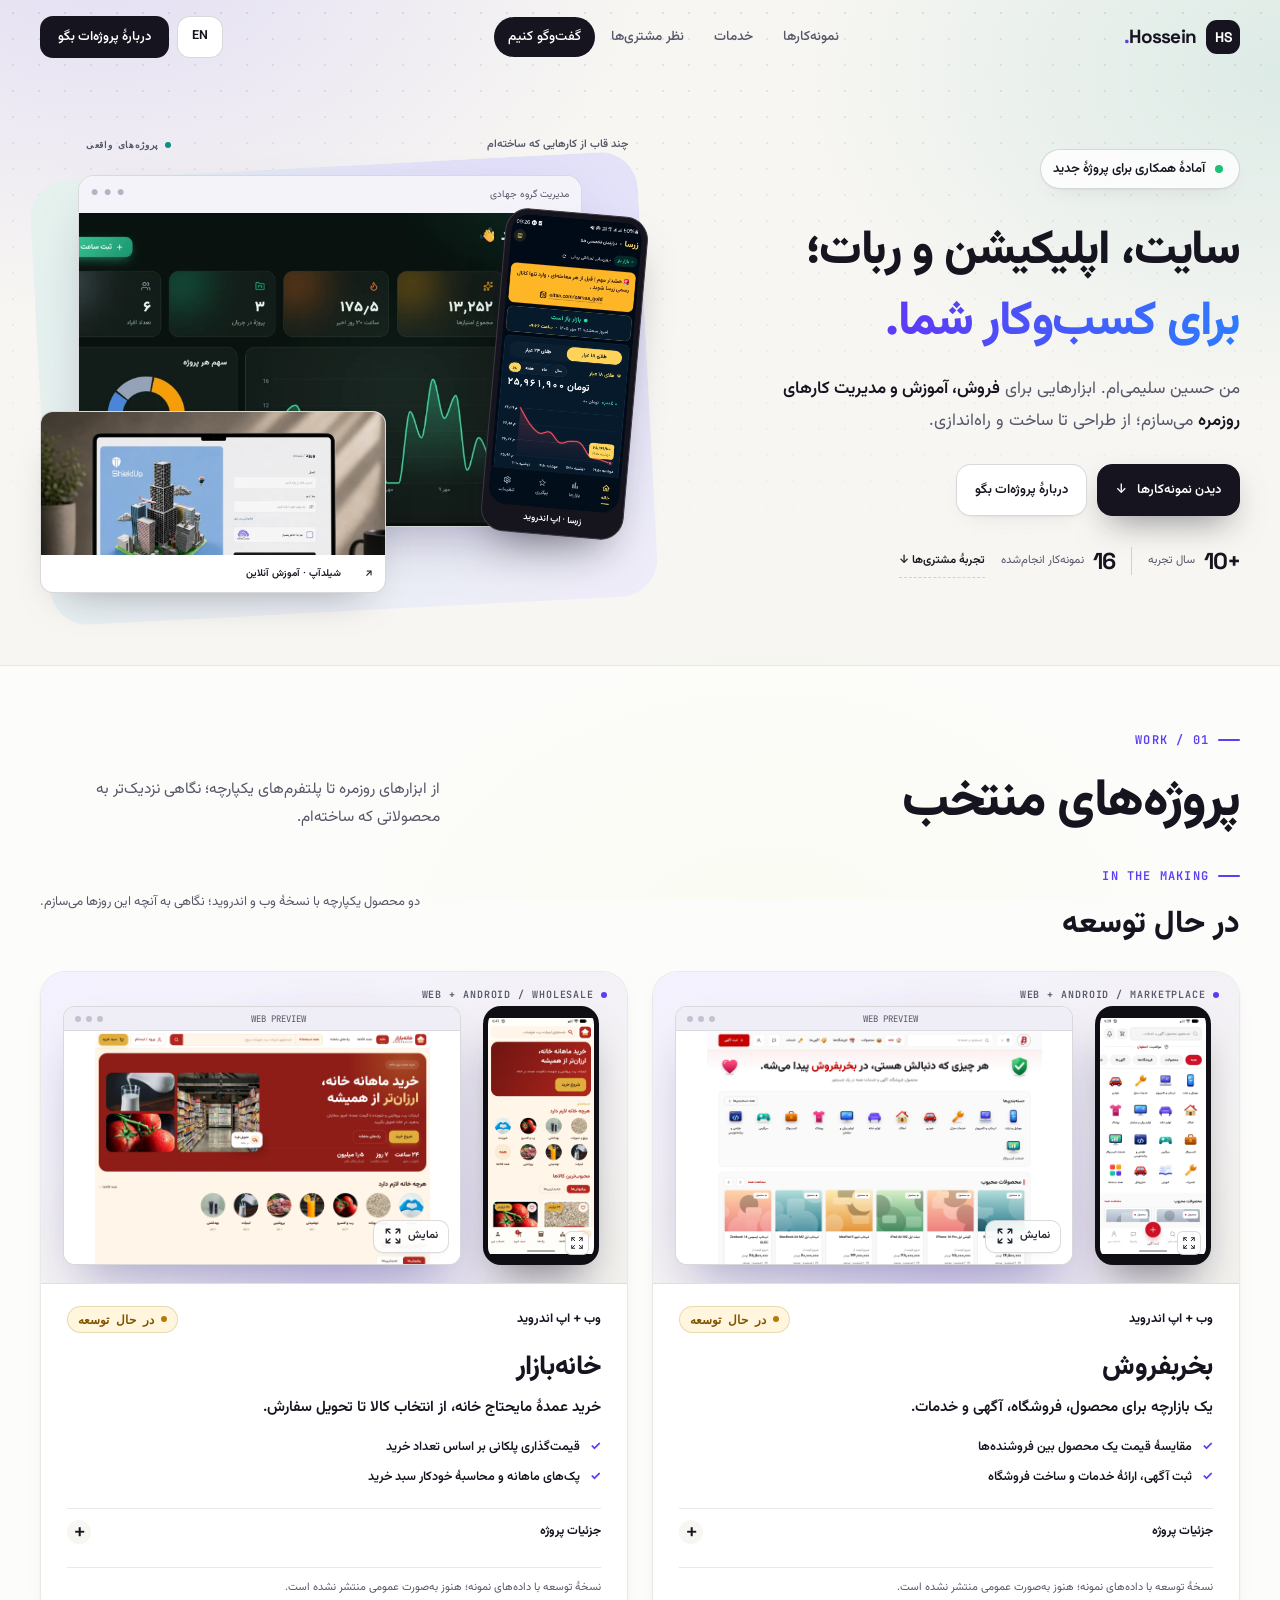
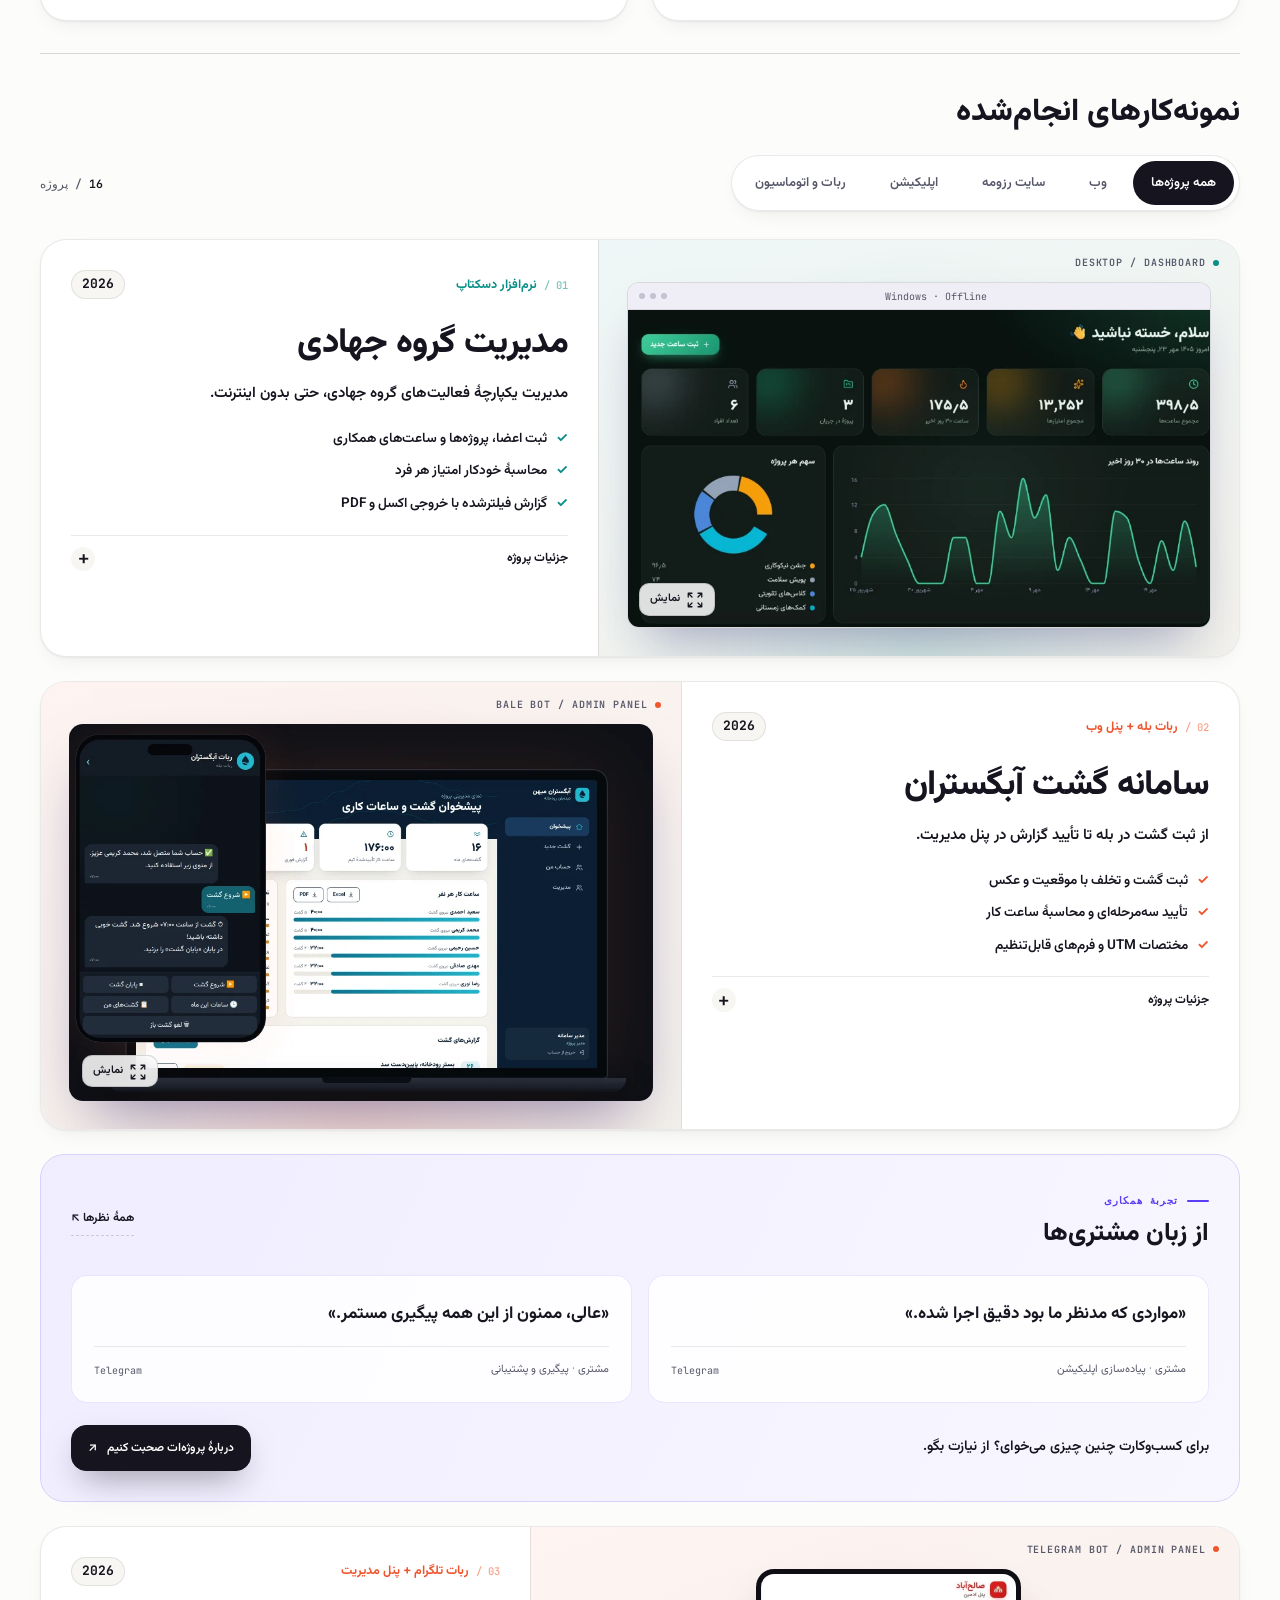
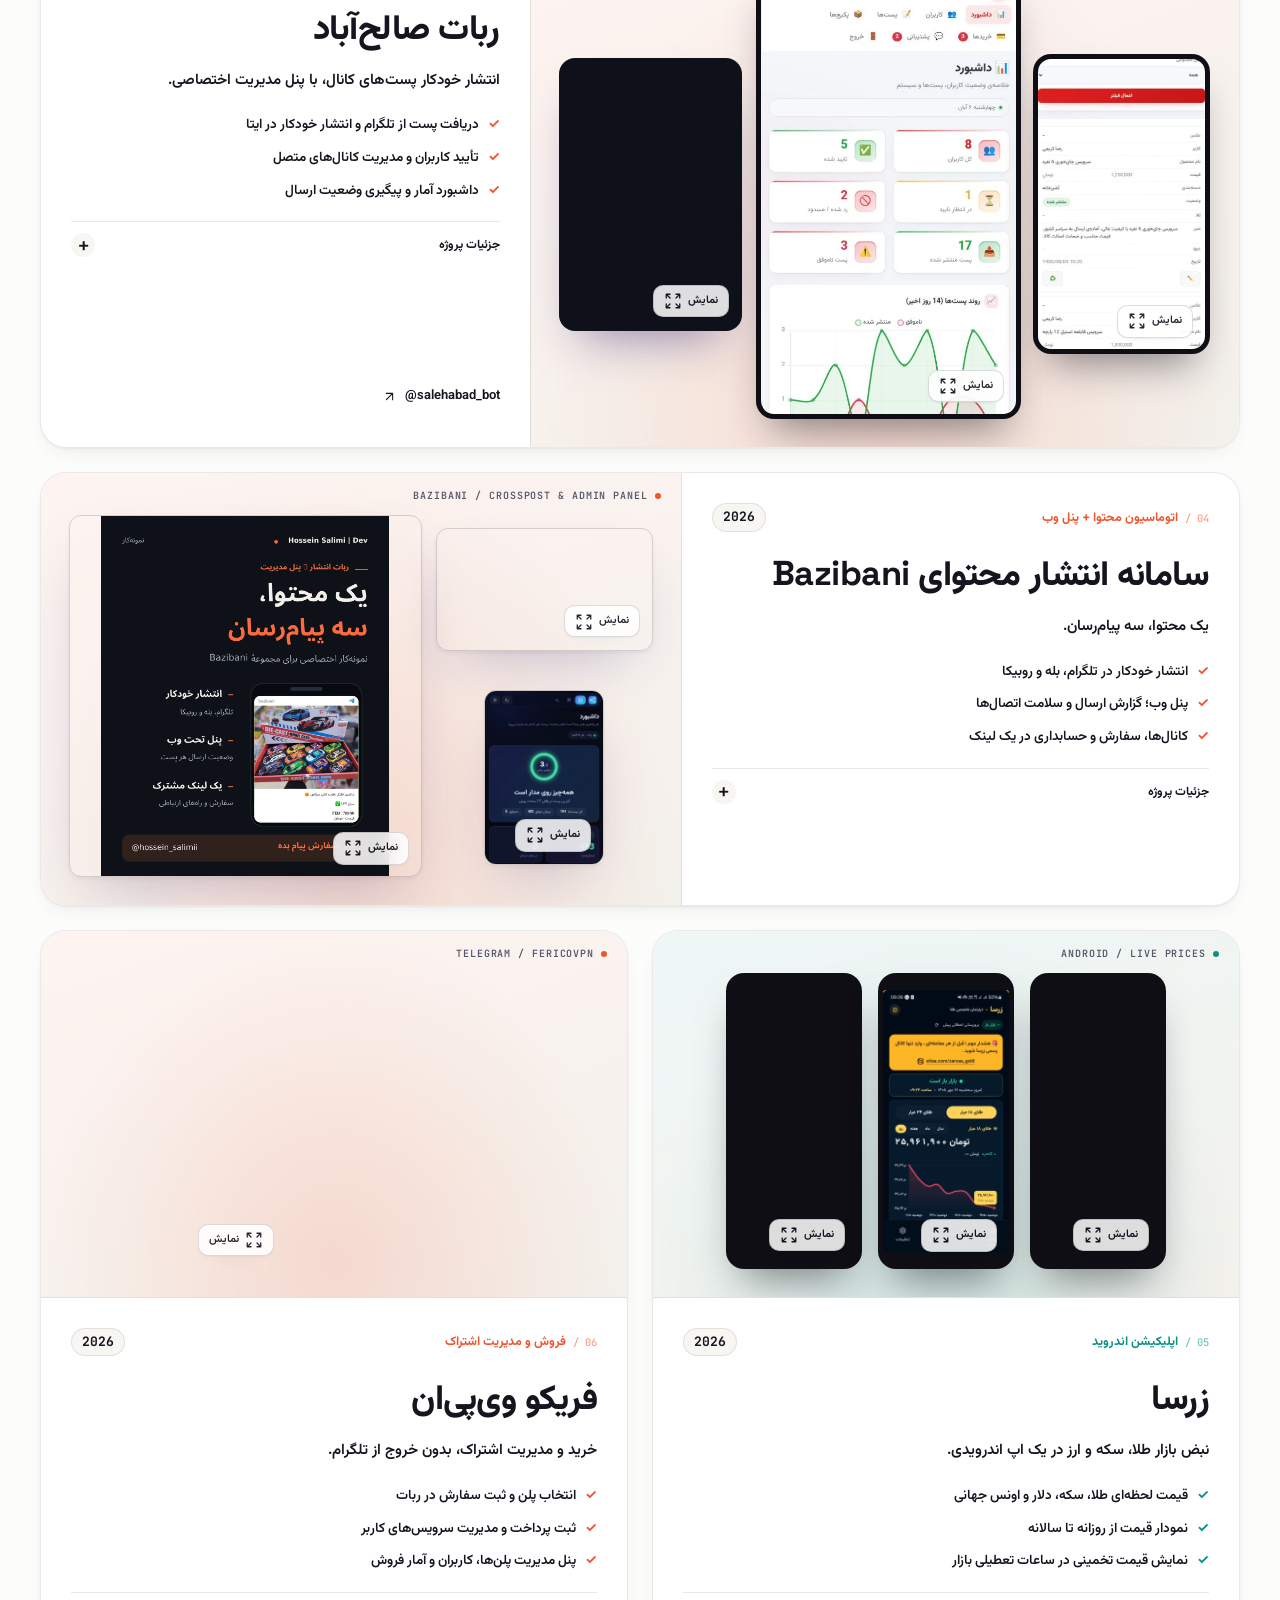
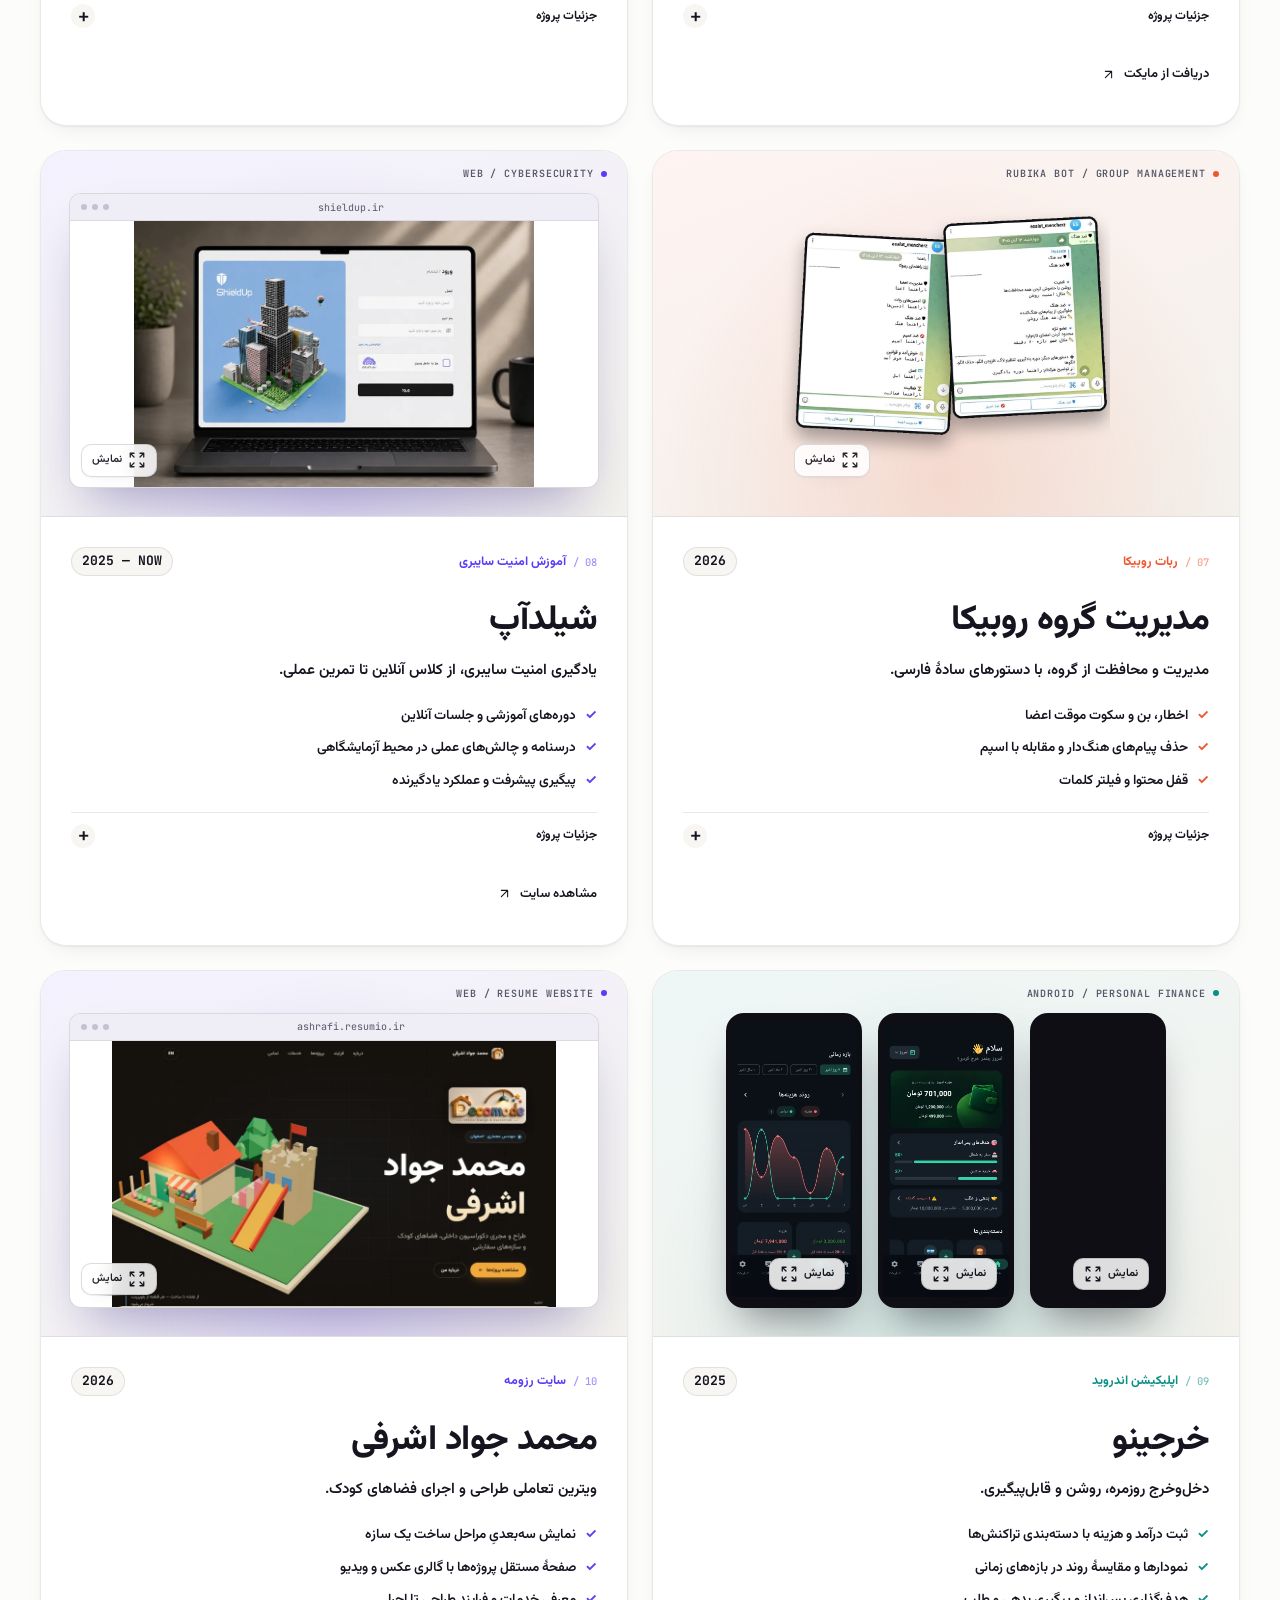
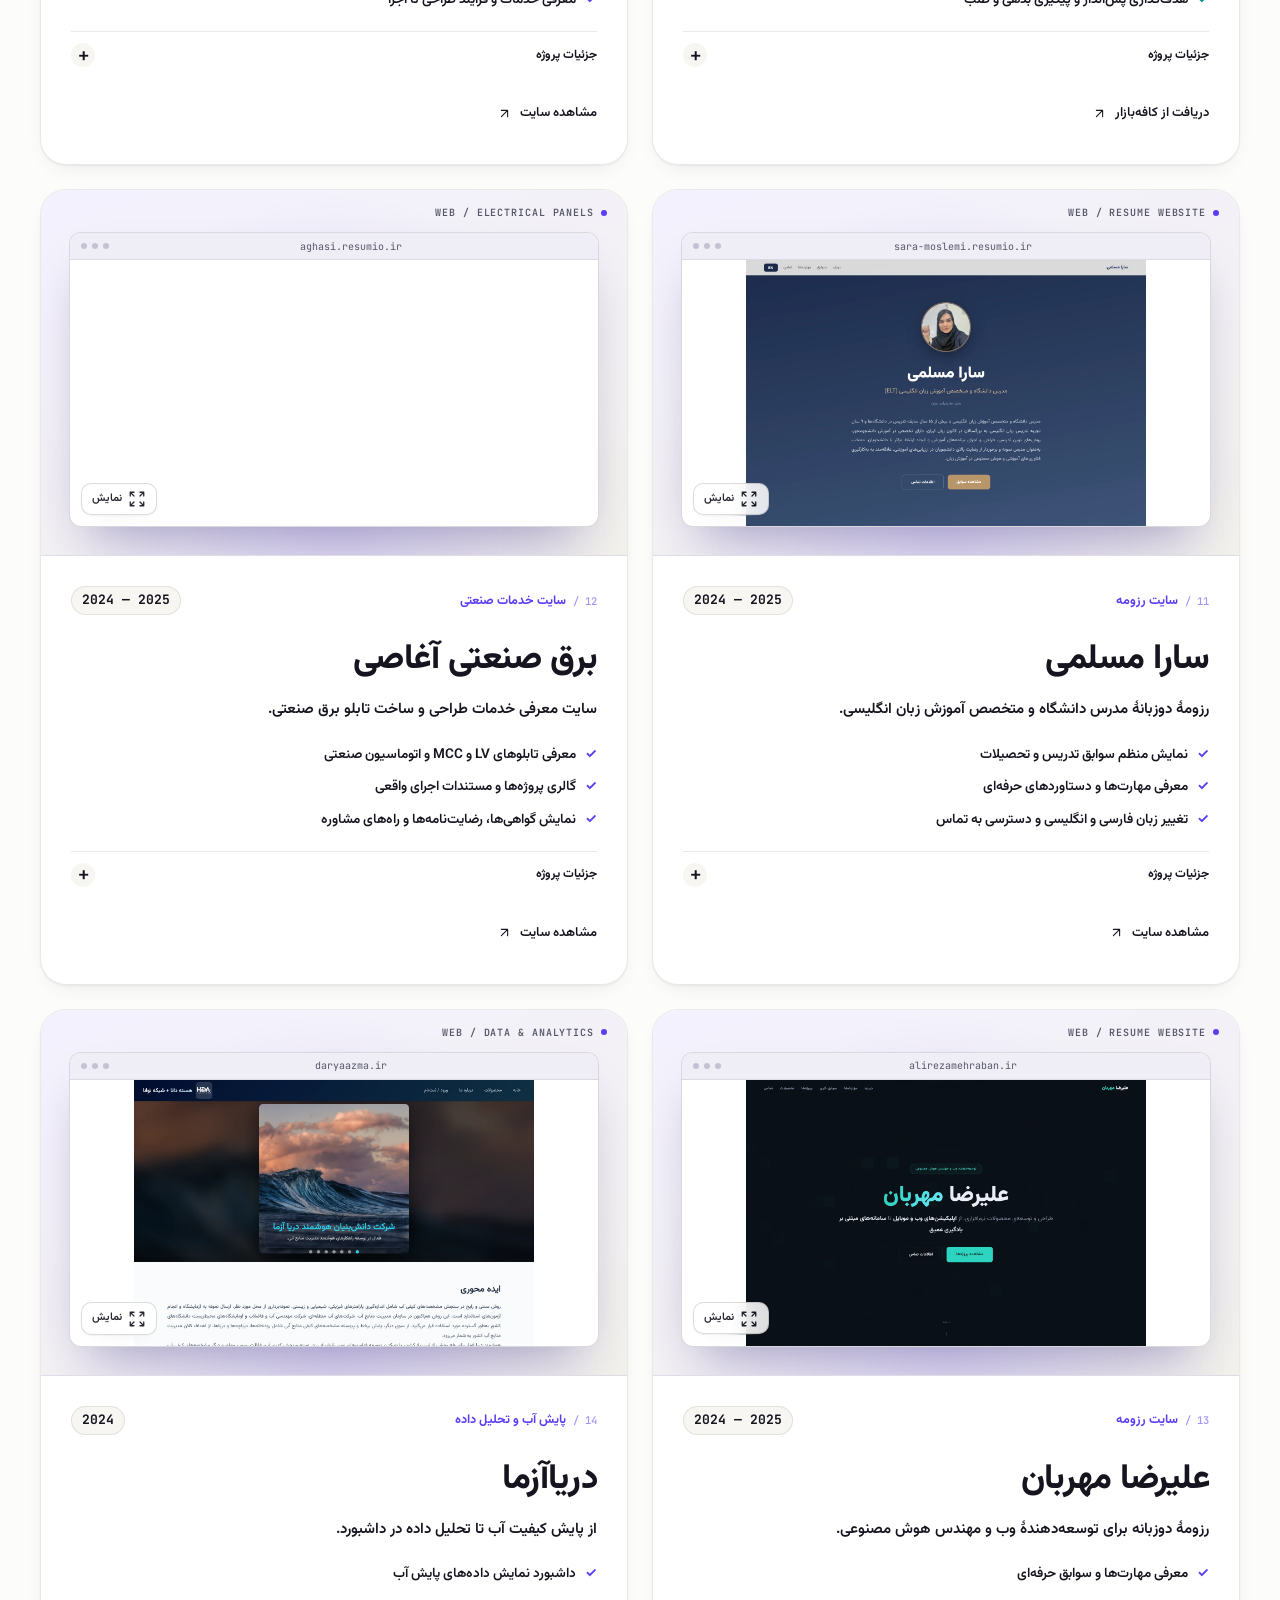
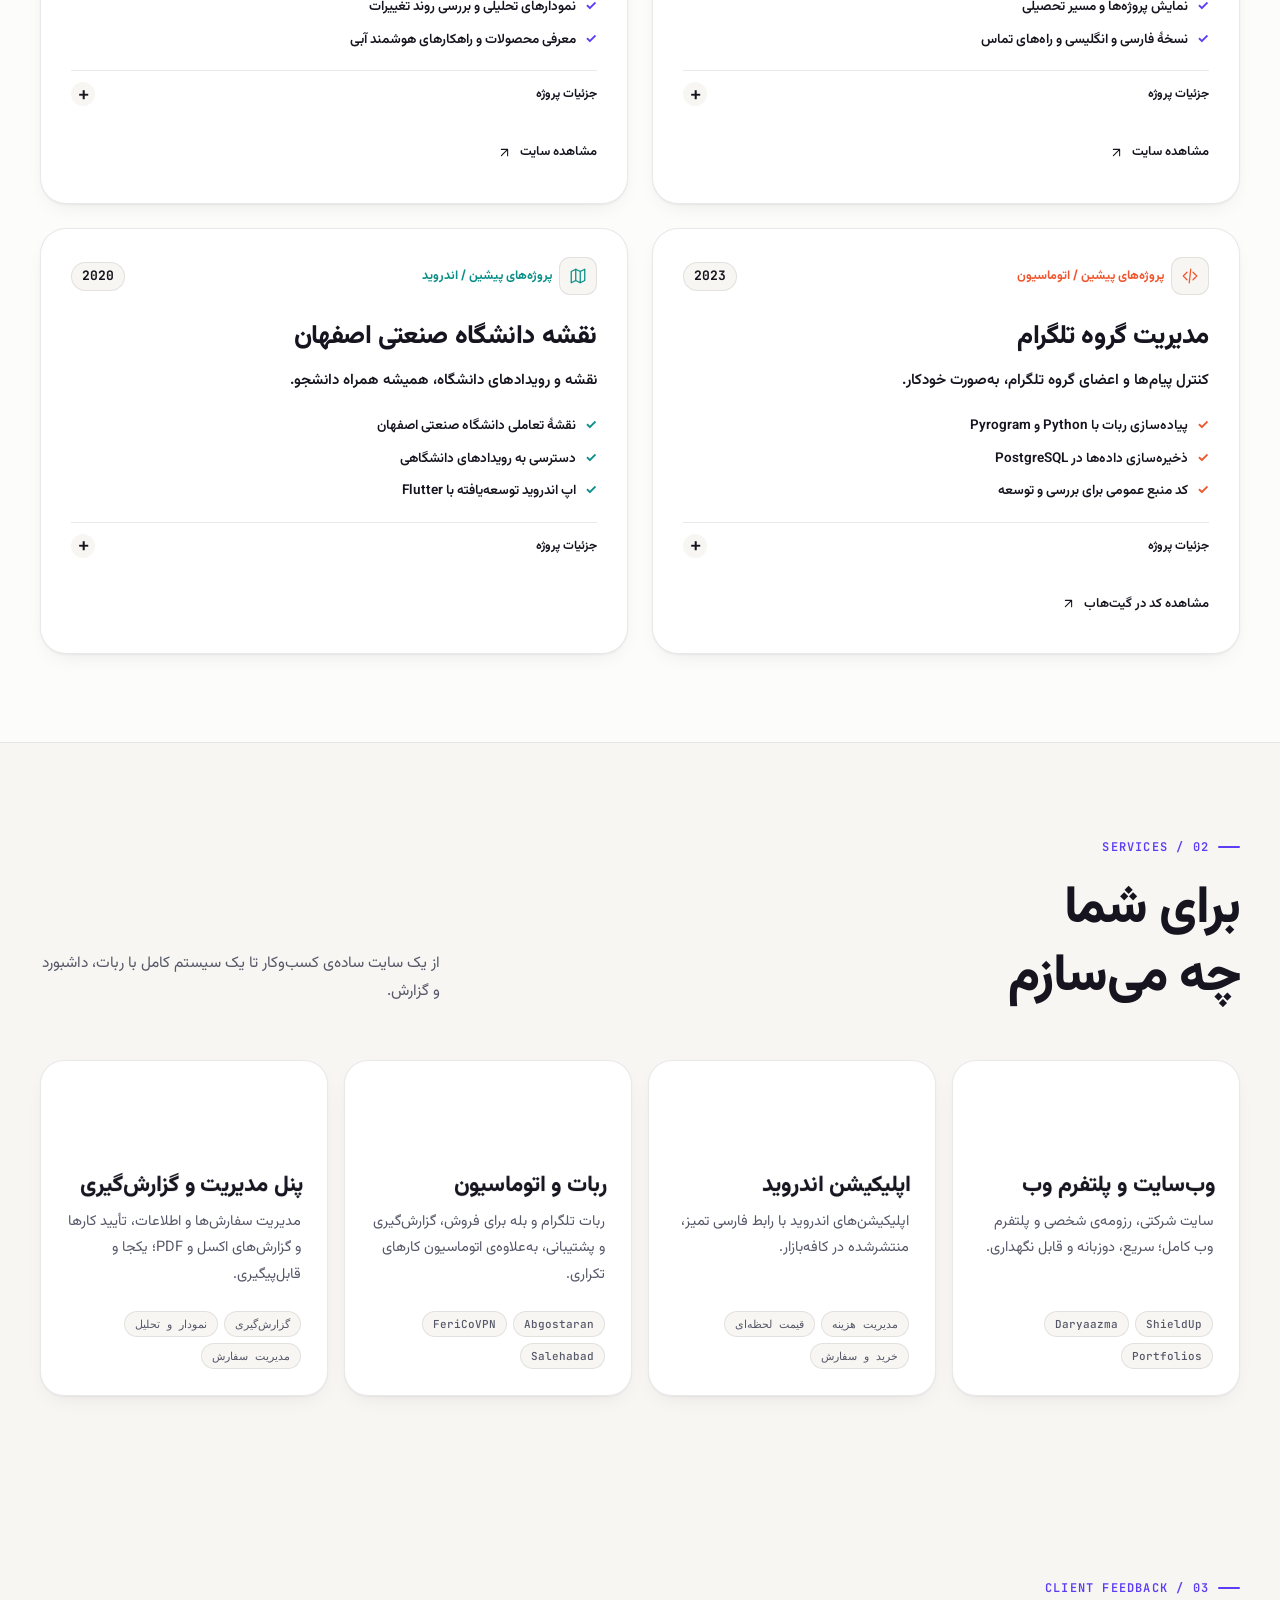
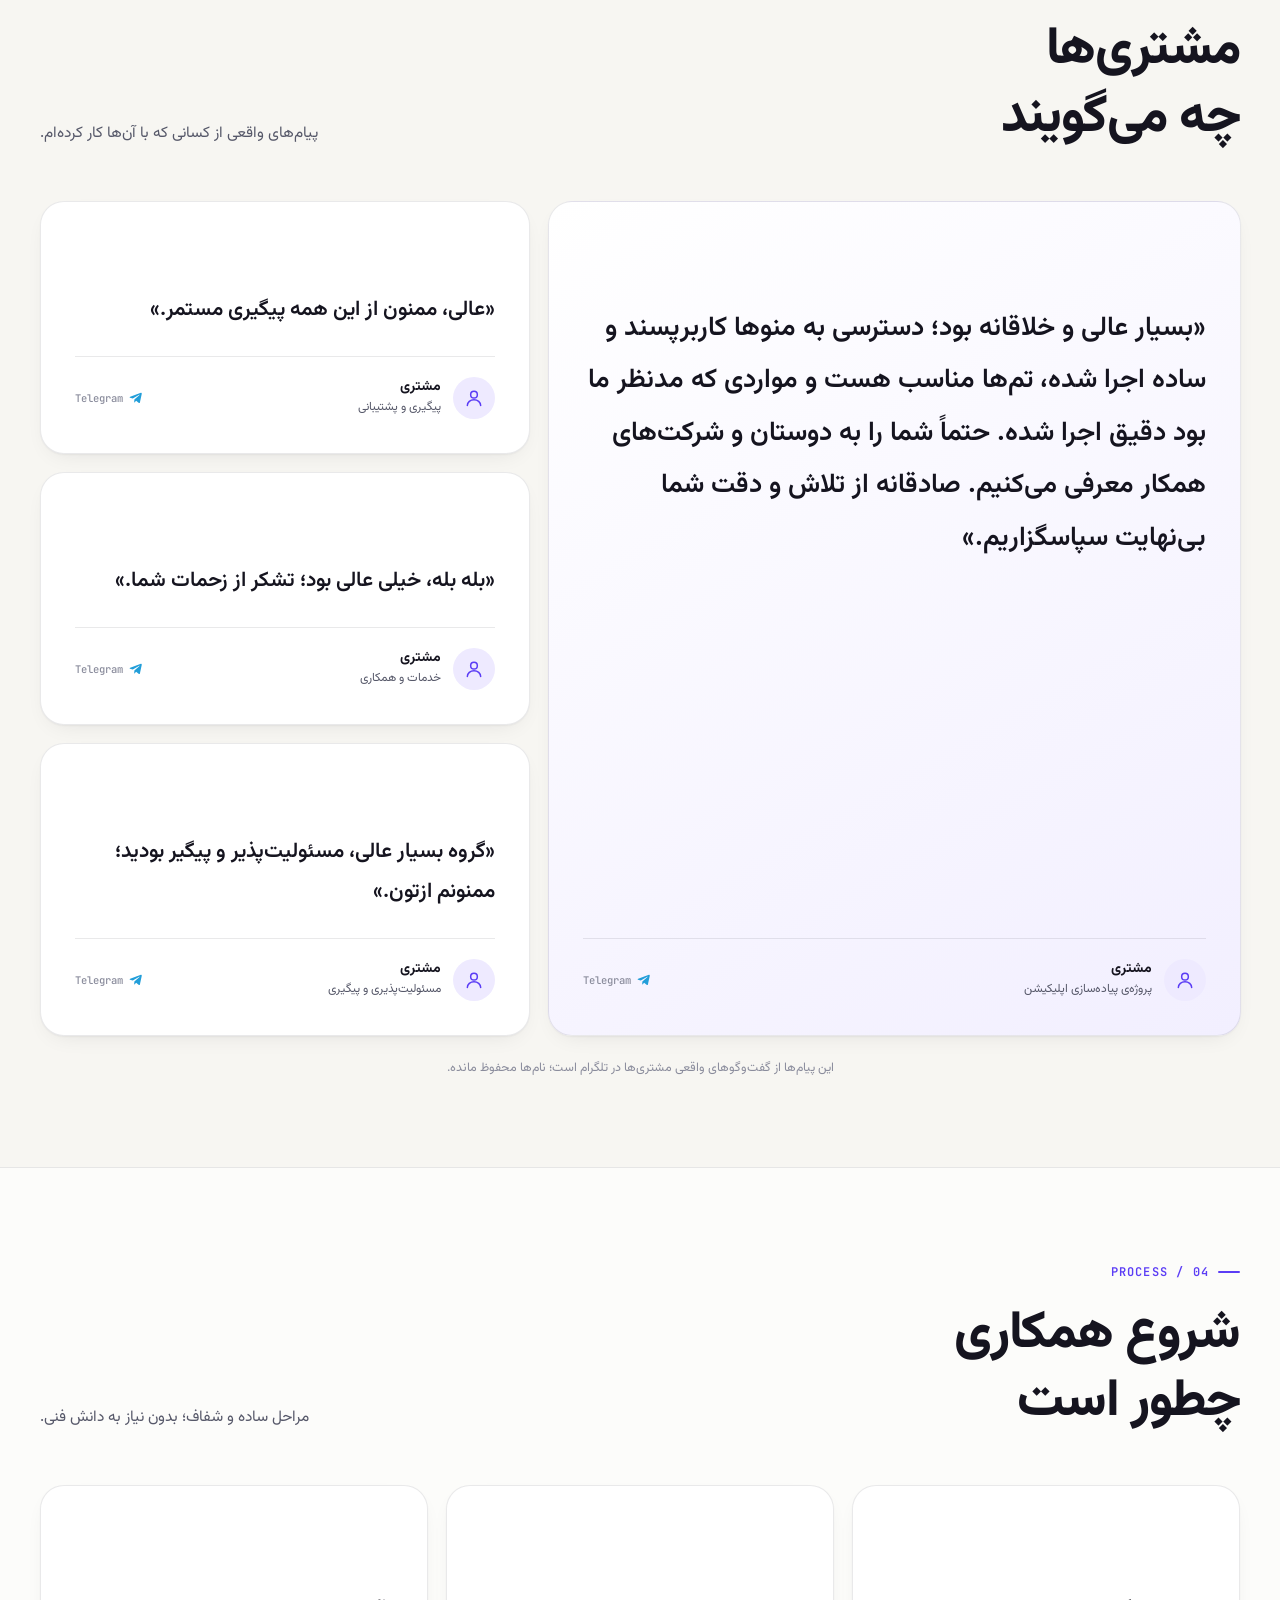
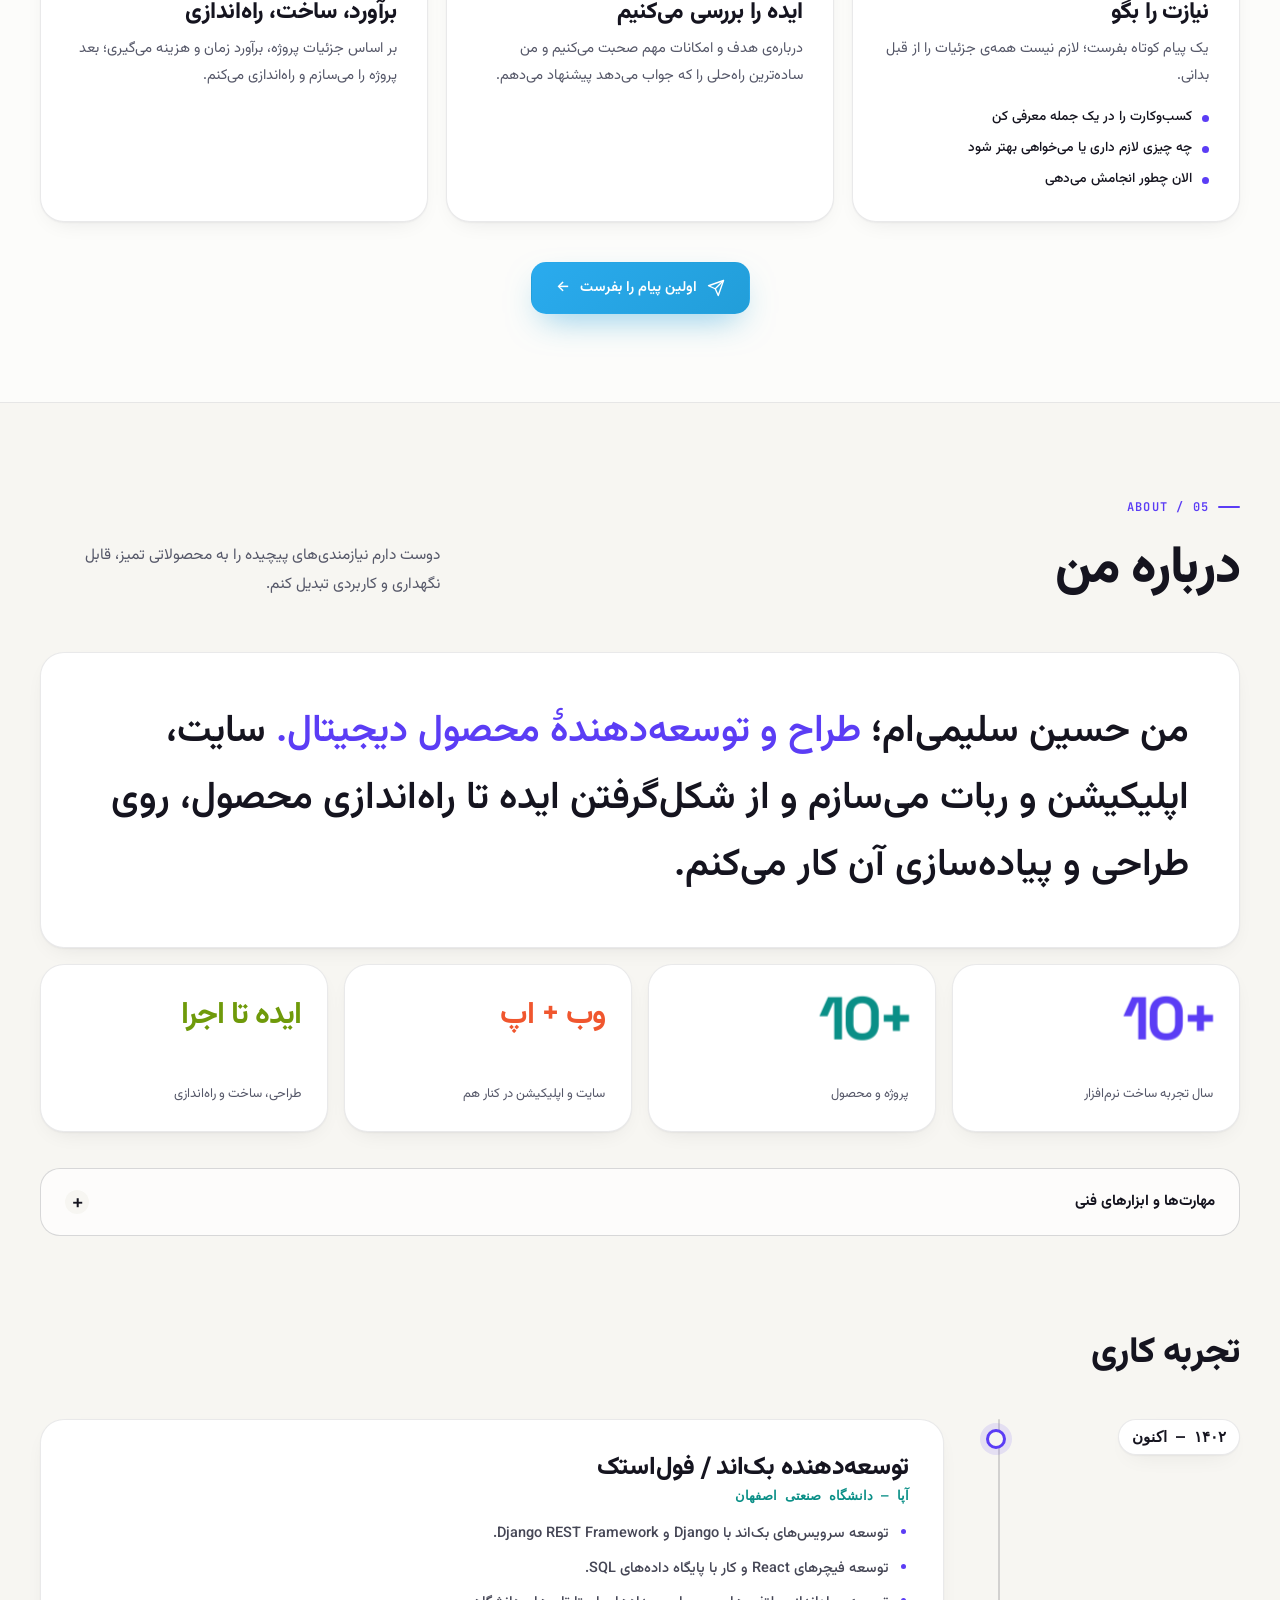
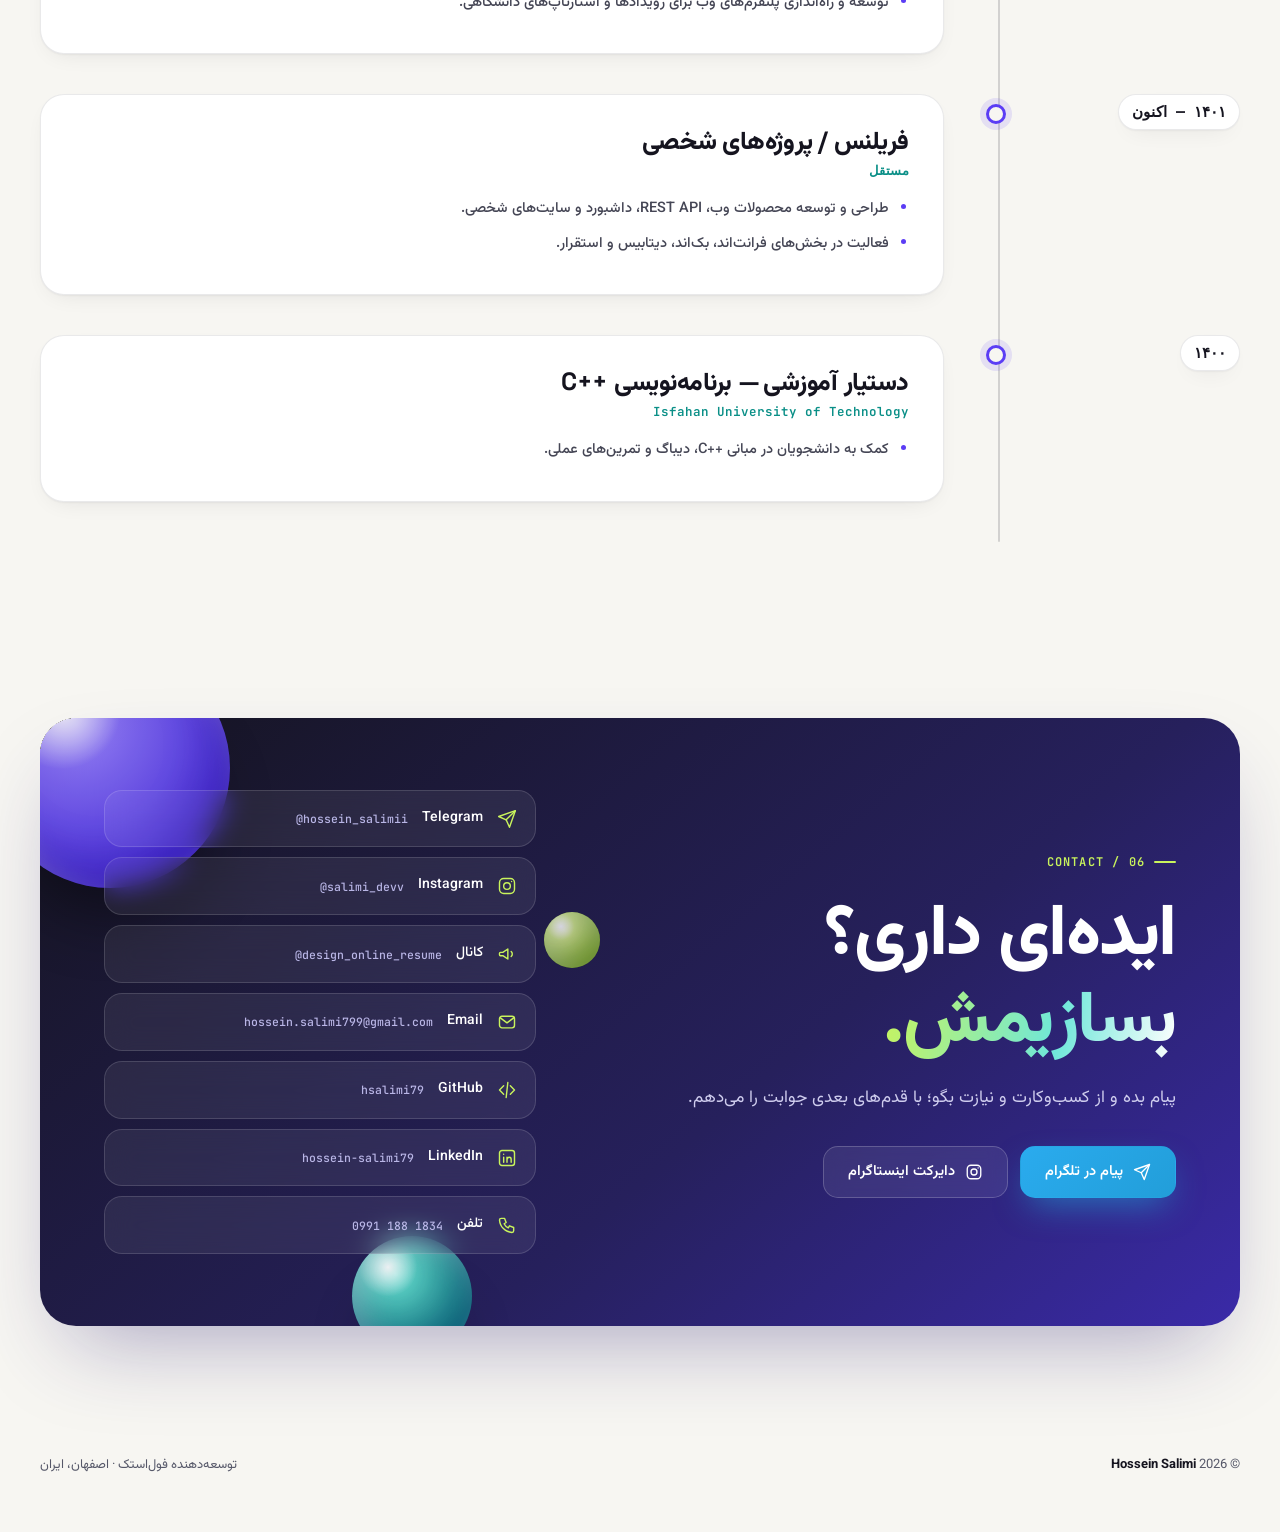
<file: index.html>
<!DOCTYPE html>
<html lang="fa" dir="rtl">
<head>
<meta charset="UTF-8">
<meta name="viewport" content="width=device-width, initial-scale=1.0">
<meta name="theme-color" content="#f7f6f2">
<meta name="color-scheme" content="light">
<title>حسین سلیمی — وب‌سایت، اپلیکیشن و ربات برای کسب‌وکار شما</title>
<meta name="description" content="حسین سلیمی، توسعه‌دهنده فول‌استک. سایت، اپلیکیشن اندروید، ربات تلگرام و بله و داشبورد مدیریت می‌سازم؛ از ایده‌ی اول تا محصول زنده.">
<meta property="og:title" content="حسین سلیمی — وب‌سایت، اپلیکیشن و ربات برای کسب‌وکار شما">
<meta property="og:description" content="سایت، اپلیکیشن اندروید، ربات تلگرام و بله و داشبورد مدیریت؛ از ایده‌ی اول تا محصول زنده.">
<meta property="og:type" content="website">
<!-- lang:start -->
<link rel="canonical" href="https://hossein-salimi.resumio.ir/">
<link rel="alternate" hreflang="fa" href="https://hossein-salimi.resumio.ir/">
<link rel="alternate" hreflang="en" href="https://hossein-salimi.resumio.ir/en/">
<link rel="alternate" hreflang="x-default" href="https://hossein-salimi.resumio.ir/">
<meta property="og:url" content="https://hossein-salimi.resumio.ir/">
<meta property="og:locale" content="fa_IR">
<!-- lang:end -->
<link rel="preconnect" href="https://fonts.googleapis.com">
<link rel="preconnect" href="https://fonts.gstatic.com" crossorigin>
<link href="https://fonts.googleapis.com/css2?family=Inter:wght@400;500;600;700&family=Space+Grotesk:wght@500;600;700&family=JetBrains+Mono:wght@400;500;600&family=Vazirmatn:wght@400;500;600;700;800&display=swap" rel="stylesheet">
<script type="application/ld+json">
{"@context":"https://schema.org","@type":"ProfessionalService","name":"Hossein Salimi","description":"Websites, Android apps, Telegram and Bale bots and dashboards for businesses.","url":"https://hsalimi79.github.io/","email":"hossein.salimi799@gmail.com","areaServed":"IR","address":{"@type":"PostalAddress","addressLocality":"Isfahan","addressCountry":"IR"},"sameAs":["https://github.com/hsalimi79","https://linkedin.com/in/hossein-salimi79","https://t.me/hossein_salimii"]}
</script>
<script>document.documentElement.classList.add('js')</script>
<style>
:root{
  --bg:#f7f6f2;--surface:#fff;--ink:#15141f;--muted:#565869;--soft:#8a8c9c;
  --line:rgba(21,20,31,.09);--line2:rgba(21,20,31,.16);
  --violet:#5b3df5;--violet-2:#7c63ff;--violet-soft:#eeeaff;
  --teal:#0a8f87;--teal-soft:#e2f6f3;--coral:#f0562e;--coral-soft:#ffece5;
  --lime:#c9f45c;--amber:#f5a623;
  --shadow-s:0 1px 2px rgba(21,20,31,.05),0 8px 24px -12px rgba(21,20,31,.12);
  --shadow-m:0 2px 4px rgba(21,20,31,.05),0 24px 60px -24px rgba(40,30,110,.28);
  --shadow-l:0 40px 90px -30px rgba(40,30,110,.38);
  --max:1200px;--display:"Space Grotesk",Vazirmatn,sans-serif;--mono:"JetBrains Mono",ui-monospace,monospace;
  --ease:cubic-bezier(.2,.8,.2,1);
}
*{box-sizing:border-box;margin:0;padding:0}
html{scroll-behavior:smooth;scroll-padding-top:88px}
body{background:var(--bg);color:var(--ink);font-family:Inter,Vazirmatn,sans-serif;line-height:1.7;overflow-x:hidden;-webkit-font-smoothing:antialiased}
body.fa{font-family:Vazirmatn,Inter,sans-serif}
a{color:inherit;text-decoration:none}
button{font:inherit;color:inherit}
img{max-width:100%}
::selection{background:var(--violet);color:#fff}
:focus-visible{outline:2px solid var(--violet);outline-offset:3px;border-radius:8px}
.container{width:min(var(--max),calc(100% - 48px));margin-inline:auto}

/* ambient background */
.paper{position:fixed;inset:0;z-index:-3;pointer-events:none;background:
 radial-gradient(900px 600px at 8% -5%,rgba(124,99,255,.16),transparent 60%),
 radial-gradient(800px 560px at 100% 8%,rgba(10,143,135,.11),transparent 60%),
 radial-gradient(700px 500px at 60% 105%,rgba(201,244,92,.16),transparent 60%),var(--bg)}
.dots{position:fixed;inset:0;z-index:-2;pointer-events:none;opacity:.55;background-image:radial-gradient(rgba(21,20,31,.16) 1px,transparent 1.3px);background-size:26px 26px;mask-image:linear-gradient(180deg,#000 0,transparent 70%);-webkit-mask-image:linear-gradient(180deg,#000 0,transparent 70%)}
.progress{position:fixed;top:0;left:0;height:3px;width:100%;z-index:60;transform-origin:0 50%;transform:scaleX(0);background:linear-gradient(90deg,var(--violet),var(--teal),var(--lime))}

/* topbar */
.topbar{position:fixed;top:0;inset-inline:0;height:74px;z-index:50;display:flex;align-items:center;transition:background .3s,box-shadow .3s,backdrop-filter .3s}
.topbar.scrolled{background:rgba(247,246,242,.82);backdrop-filter:blur(16px) saturate(1.4);-webkit-backdrop-filter:blur(16px) saturate(1.4);box-shadow:0 1px 0 var(--line)}
.nav{display:flex;align-items:center;justify-content:space-between;width:100%;gap:16px}
.logo{display:flex;align-items:center;gap:10px;font-family:var(--display);font-weight:700;font-size:19px;letter-spacing:-.04em}
.logo i{display:grid;place-items:center;width:34px;height:34px;border-radius:11px;background:var(--ink);color:#fff;font:700 14px var(--display);font-style:normal;letter-spacing:-.02em}
.logo b{font-weight:700}.logo b span{color:var(--violet)}
.navlinks{display:flex;gap:2px;font-size:13.5px;font-weight:500;color:var(--muted)}
.navlinks a{padding:9px 14px;border-radius:99px;transition:color .2s,background .2s}
.navlinks a:hover{color:var(--ink);background:rgba(21,20,31,.05)}
.navlinks a.active{color:var(--ink);background:var(--surface);box-shadow:var(--shadow-s)}
.actions{display:flex;align-items:center;gap:8px}
.iconbtn,.langbtn{height:42px;min-width:44px;border:1px solid var(--line2);background:var(--surface);color:var(--ink);border-radius:13px;cursor:pointer;transition:.2s;font-weight:600;font-size:12.5px}
.langbtn{padding:0 14px;display:inline-flex;align-items:center;justify-content:center}
.iconbtn:hover,.langbtn:hover{border-color:var(--violet);color:var(--violet)}
.nav-cta{display:inline-flex;align-items:center;gap:8px;height:42px;padding:0 18px;border-radius:13px;background:var(--ink);color:#fff;font-size:13px;font-weight:600;transition:transform .25s var(--ease),box-shadow .25s}
.nav-cta:hover{transform:translateY(-2px);box-shadow:0 12px 24px -10px rgba(21,20,31,.5)}

/* buttons */
.btn{display:inline-flex;align-items:center;gap:10px;min-height:52px;padding:0 24px;border-radius:15px;border:1px solid var(--line2);background:var(--surface);font-size:14.5px;font-weight:600;transition:transform .3s var(--ease),box-shadow .3s,border-color .2s,background .2s;box-shadow:var(--shadow-s)}
.btn:hover{border-color:var(--violet);box-shadow:var(--shadow-m)}
.btn.primary{background:var(--ink);border-color:var(--ink);color:#fff;box-shadow:0 14px 34px -12px rgba(21,20,31,.55)}
.btn.primary:hover{background:var(--violet);border-color:var(--violet);box-shadow:0 18px 40px -12px rgba(91,61,245,.6)}
.btn.tg{background:linear-gradient(135deg,#2aabee,#229ed9);border-color:transparent;color:#fff;box-shadow:0 14px 34px -12px rgba(34,158,217,.6)}
.btn svg{width:18px;height:18px;flex-shrink:0;fill:none;stroke:currentColor;stroke-width:1.8;stroke-linecap:round;stroke-linejoin:round}
.arrow{transition:transform .25s var(--ease)}
.btn:hover .arrow{transform:translateX(4px)}
[dir=rtl] .arrow{transform:scaleX(-1)}
[dir=rtl] .btn:hover .arrow{transform:scaleX(-1) translateX(4px)}

/* hero */
.hero{position:relative;min-height:100vh;min-height:100svh;padding:132px 0 80px;display:grid;grid-template-columns:minmax(0,1.05fr) minmax(0,.95fr);align-items:center;gap:48px}
.kicker{display:inline-flex;align-items:center;gap:10px;padding:8px 16px 8px 12px;border:1px solid var(--line2);background:rgba(255,255,255,.8);border-radius:99px;font-size:13px;font-weight:600;margin-bottom:26px;box-shadow:var(--shadow-s)}
.kicker i{width:8px;height:8px;border-radius:50%;background:#1fbf75;animation:ping 2s infinite}
@keyframes ping{70%{box-shadow:0 0 0 9px rgba(31,191,117,0)}0%{box-shadow:0 0 0 0 rgba(31,191,117,.5)}100%{box-shadow:0 0 0 0 rgba(31,191,117,0)}}
.hero h1{font-family:var(--display);font-size:clamp(44px,6.3vw,90px);line-height:.98;letter-spacing:-.055em;font-weight:700}
.fa .hero h1{font-size:clamp(40px,5.4vw,76px);line-height:1.22;letter-spacing:-.03em;font-weight:800}
.gradient{background:linear-gradient(100deg,var(--violet) 5%,#2e7bff 50%,var(--teal) 95%);background-size:200% 100%;-webkit-background-clip:text;background-clip:text;color:transparent;animation:shimmer 8s ease-in-out infinite alternate}
@keyframes shimmer{to{background-position:100% 0}}
.hero-copy{max-width:560px;color:var(--muted);font-size:19px;line-height:1.85;margin-top:26px}
.hero-copy strong{color:var(--ink);font-weight:600}
.ctas{display:flex;gap:12px;margin-top:34px;flex-wrap:wrap}
.trust{display:flex;align-items:center;gap:22px;margin-top:40px;flex-wrap:wrap;color:var(--muted);font-size:13px}
.trust div{display:flex;align-items:center;gap:9px}
.trust b{direction:ltr;unicode-bidi:isolate;display:inline-block;font-family:var(--display);font-size:24px;color:var(--ink);letter-spacing:-.04em;font-weight:700}
.trust span.sep{width:1px;height:28px;background:var(--line2)}

/* decorative contact orbs */
.orb{position:absolute;border-radius:50%;will-change:transform;
 background:radial-gradient(circle at 30% 26%,rgba(255,255,255,.95) 0,rgba(255,255,255,0) 24%),radial-gradient(circle at 36% 32%,var(--o1),var(--o2) 72%);
 box-shadow:inset -16px -22px 46px rgba(30,10,120,.28),inset 10px 10px 30px rgba(255,255,255,.35),0 50px 70px -26px var(--os)}
@keyframes bob{50%{translate:0 -16px}}
/* sections */
.section{padding:128px 0;position:relative}
.section.alt{background:rgba(255,255,255,.62);border-block:1px solid var(--line)}
.section-head{display:flex;align-items:flex-end;justify-content:space-between;gap:30px;margin-bottom:54px}
.eyebrow{display:inline-flex;align-items:center;gap:9px;color:var(--violet);font:600 12px var(--mono);letter-spacing:.1em;margin-bottom:16px}
.eyebrow:before{content:"";width:22px;height:2px;background:currentColor;border-radius:2px}
.section-title{font-family:var(--display);font-size:clamp(36px,4.8vw,64px);letter-spacing:-.05em;line-height:1.04;font-weight:700}
.fa .section-title{letter-spacing:-.02em;line-height:1.3;font-weight:800}
.section-note{color:var(--muted);max-width:400px;font-size:15.5px;line-height:1.85}

/* reveal (individual props so 3D tilt owns `transform`) */
.js .rv{opacity:0;translate:0 34px;transition:opacity .9s var(--ease),translate .9s var(--ease);transition-delay:var(--d,0s)}
.js .rv.show{opacity:1;translate:0 0}

/* card base with tilt + spotlight */
.card{position:relative;border:1px solid var(--line);border-radius:24px;background:var(--surface);box-shadow:var(--shadow-s);transform-style:preserve-3d;transform:perspective(1200px) rotateX(var(--rx,0deg)) rotateY(var(--ry,0deg));transition:transform .5s var(--ease),box-shadow .4s,border-color .3s;will-change:transform}
.card.tilting{transition:transform .08s linear,box-shadow .4s,border-color .3s}
.card:before{content:"";position:absolute;inset:0;border-radius:inherit;pointer-events:none;opacity:0;transition:opacity .35s;background:radial-gradient(380px circle at var(--mx,50%) var(--my,50%),rgba(91,61,245,.09),transparent 60%)}
.card:hover:before{opacity:1}
.card:hover{box-shadow:var(--shadow-m);border-color:rgba(91,61,245,.28)}

/* services */
.services{display:grid;grid-template-columns:repeat(4,minmax(0,1fr));gap:16px}
.service{padding:28px 26px 26px;display:flex;flex-direction:column;min-height:330px}
.s-ico{display:grid;place-items:center;width:56px;height:56px;border-radius:17px;margin-bottom:26px;transform:translateZ(34px);box-shadow:0 14px 28px -12px var(--sh)}
.s-ico svg{width:27px;height:27px;fill:none;stroke:currentColor;stroke-width:1.7;stroke-linecap:round;stroke-linejoin:round}
.service:nth-child(1) .s-ico{background:var(--violet-soft);color:var(--violet);--sh:rgba(91,61,245,.5)}
.service:nth-child(2) .s-ico{background:var(--teal-soft);color:var(--teal);--sh:rgba(10,143,135,.5)}
.service:nth-child(3) .s-ico{background:var(--coral-soft);color:var(--coral);--sh:rgba(240,86,46,.45)}
.service:nth-child(4) .s-ico{background:#eef6d4;color:#5b7d0a;--sh:rgba(120,160,10,.45)}
.service h3{font-family:var(--display);font-size:22px;letter-spacing:-.03em;line-height:1.25;margin-bottom:10px;transform:translateZ(20px)}
.fa .service h3{letter-spacing:-.01em;font-weight:800}
.service p{color:var(--muted);font-size:14.5px;line-height:1.85}
.service .eg{margin-top:auto;padding-top:22px;display:flex;flex-wrap:wrap;gap:6px}
.eg span{font:500 11px var(--mono);padding:5px 10px;border-radius:99px;background:var(--bg);border:1px solid var(--line);color:var(--muted)}

/* work */
#projects .section-head{margin-bottom:34px}
.work-toolbar{display:flex;align-items:center;justify-content:space-between;gap:20px;margin-bottom:28px}
.work-filters{display:flex;flex-wrap:wrap;gap:8px;padding:5px;background:var(--surface);border:1px solid var(--line);border-radius:99px;box-shadow:var(--shadow-s)}
.work-filter{border:0;background:transparent;border-radius:99px;padding:10px 18px;min-height:44px;font-size:13px;font-weight:600;color:var(--muted);cursor:pointer;transition:background .2s,color .2s}
.work-filter:hover{color:var(--ink)}
.work-filter[aria-pressed=true]{background:var(--ink);color:#fff}
.work-count{font:500 11.5px var(--mono);color:var(--muted);white-space:nowrap}
.work-count b{color:var(--ink);font-weight:600}
.projects{display:grid;grid-template-columns:repeat(2,minmax(0,1fr));gap:24px}
.project{--pa:var(--violet);min-width:0;overflow:hidden;display:flex;flex-direction:column;border:1px solid var(--line);border-radius:26px;background:var(--surface);box-shadow:var(--shadow-s);transition:border-color .25s,box-shadow .3s,transform .4s var(--ease)}
.project[data-category~=apps]{--pa:var(--teal)}.project[data-category~=bots]{--pa:var(--coral)}
.project:hover{border-color:color-mix(in srgb,var(--pa) 50%,transparent);box-shadow:var(--shadow-m);transform:translateY(-4px)}
.projects .project[hidden]{display:none}
.project.featured{grid-column:1/-1;display:grid;grid-template-columns:1.15fr 1fr}
.project.featured.flip{grid-template-columns:1fr 1.15fr}
.project.featured.wide-visual{grid-template-columns:1.45fr 1fr}
.wide-visual .project-visual{padding:44px 20px 28px}
.project-visual{position:relative;display:grid;place-items:center;grid-template:minmax(0,1fr)/minmax(0,1fr);min-width:0;aspect-ratio:16/10;padding:42px 28px 28px;background:radial-gradient(ellipse at 50% 90%,color-mix(in srgb,var(--pa) 16%,transparent),transparent 70%),linear-gradient(160deg,color-mix(in srgb,var(--pa) 7%,#fff),#f3f1ec);border-bottom:1px solid var(--line);overflow:hidden}
.featured .project-visual{aspect-ratio:auto;min-height:400px;border-bottom:0;border-inline-end:1px solid var(--line);padding:42px 28px 28px}
.flip .project-visual{order:2;border-inline-end:0;border-inline-start:1px solid var(--line)}
.project-visual>.media-button{height:100%;min-height:0}
.project-visual>.media-button>.browser-frame{height:100%;display:grid;grid-template-rows:27px minmax(0,1fr)}
.project-visual>.media-button .shot{height:100%;object-fit:contain}
.project-visual.bot-photo{aspect-ratio:1;padding:44px 22px 22px}
.visual-label{position:absolute;top:16px;inset-inline-start:20px;font:600 10px var(--mono);letter-spacing:.09em;color:var(--muted);display:flex;align-items:center;gap:7px;z-index:1}
.visual-label:before{content:"";width:6px;height:6px;border-radius:50%;background:var(--pa)}
.media-button{display:block;position:relative;width:100%;border:0;background:none;text-align:inherit;cursor:zoom-in;color:inherit}
.browser-frame{overflow:hidden;border:1px solid var(--line2);border-radius:12px;background:#fff;box-shadow:0 26px 50px -22px rgba(40,30,110,.4);direction:ltr}
.browser-chrome{height:27px;display:flex;align-items:center;gap:5px;padding:0 11px;background:#efedf5;border-bottom:1px solid var(--line)}
.browser-chrome i{width:6px;height:6px;border-radius:50%;background:#c4c2d2}
.browser-chrome span{font:10px var(--mono);color:var(--muted);margin-inline:auto}
.shot{display:block;width:100%;height:auto;object-fit:contain}
.zoom-hint{position:absolute;bottom:12px;inset-inline-end:12px;display:flex;gap:6px;align-items:center;border:1px solid var(--line2);background:rgba(255,255,255,.94);backdrop-filter:blur(10px);border-radius:10px;padding:6px 10px;color:var(--ink);font-size:11px;font-weight:600;box-shadow:var(--shadow-s);opacity:.92;transition:opacity .2s,transform .3s var(--ease)}
.media-button:hover .zoom-hint{opacity:1;transform:translateY(-2px)}
.work-icon{width:18px;height:18px;flex-shrink:0;fill:none;stroke:currentColor;stroke-width:1.7;stroke-linecap:round;stroke-linejoin:round}
.project-body{padding:30px 32px 32px;display:flex;flex-direction:column;flex:1;min-width:0}
.featured .project-body{padding:40px}
.project-top{display:flex;align-items:center;justify-content:space-between;gap:12px;margin-bottom:16px;font:500 11px var(--mono);color:var(--muted)}
.project-top>span[dir=ltr]{flex-shrink:0;color:var(--ink);font:700 13px/1.6 var(--mono);padding:3px 10px;border-radius:99px;background:var(--bg);border:1px solid var(--line)}
.project-type{color:var(--pa);font:700 12.5px Inter,Vazirmatn,sans-serif;display:flex;gap:7px;align-items:center}
.project-num{opacity:.55;font:500 10.5px var(--mono)}
.project h3{font-family:var(--display);font-size:clamp(26px,2.7vw,36px);font-weight:700;letter-spacing:-.045em;line-height:1.15;margin-bottom:12px;text-wrap:balance}
.fa .project h3{letter-spacing:-.015em;line-height:1.5;font-weight:800}
.project p{color:var(--muted);font-size:15px;line-height:1.9;max-width:60ch}
.fa .project p{line-height:2.05}
.project .project-intro{color:var(--ink);font-weight:600;max-width:none}
.project-features{display:grid;gap:9px;margin-top:16px;font-size:13.5px;font-weight:600;line-height:1.85;list-style:none}
.project-features li{position:relative;padding-inline-start:21px;overflow-wrap:anywhere}
.project-features li:before{content:"✓";position:absolute;inset-inline-start:0;top:0;color:var(--pa);font-weight:700}
.development-work{margin-bottom:56px;padding-bottom:40px;border-bottom:1px solid var(--line2);scroll-margin-top:100px}
.completed-title{margin-bottom:24px;scroll-margin-top:100px}
.development-work .section-head{align-items:center;margin-bottom:28px}
.development-title{font-family:var(--display);font-size:clamp(26px,3vw,36px);line-height:1.4;letter-spacing:-.025em}
.fa .development-title{font-weight:800;letter-spacing:0}
.development-state{display:inline-flex;align-items:center;gap:7px;border:1px solid rgba(154,101,0,.2);border-radius:99px;padding:5px 10px;background:#fff6dd;color:#805300;font-size:11.5px;font-weight:700;white-space:nowrap}
.development-state:before{content:"";width:6px;height:6px;flex-shrink:0;border-radius:50%;background:#b67a0c}
.development-project{--pa:var(--violet)}
.development-project .project-top{flex-wrap:wrap;align-items:center}
.development-project .project-type{color:var(--ink)}
.development-preview{display:grid;grid-template-columns:minmax(0,1fr) minmax(0,.32fr);align-items:center;gap:16px;width:100%;height:100%;min-height:0;direction:ltr}
.development-preview .browser-frame{display:grid;grid-template-rows:24px minmax(0,1fr);min-width:0}
.development-preview .browser-chrome{height:24px}
.development-preview .browser-chrome span{font-size:9px}
.development-project .project-visual .development-preview .phone-preview{width:auto;max-width:100%;height:100%;max-height:100%;aspect-ratio:9/20;transform:none;justify-self:center}
.development-preview .phone-preview .media-button,.development-preview .phone-preview .shot{height:100%}
.development-preview .phone-preview .zoom-hint{padding:4px;bottom:5px;inset-inline-end:5px;border-radius:6px}
.development-preview .phone-preview .zoom-hint>span{display:none}
.development-preview .phone-preview .work-icon{width:14px;height:14px}
.development-note{margin-top:20px;padding-top:16px;border-top:1px solid var(--line);color:var(--muted);font-size:12px;line-height:1.85}
@media(max-width:760px){.development-work{margin-bottom:36px;padding-bottom:30px}.development-preview{gap:10px}.development-preview .browser-chrome{padding-inline:7px}.development-preview .browser-chrome span{font-size:8px}.development-preview .browser-chrome i{width:4px;height:4px}}
.tags{display:flex;flex-wrap:wrap;gap:7px;margin-top:22px;direction:ltr;justify-content:flex-start}
[dir=rtl] .tags{justify-content:flex-end}
.tag{border:1px solid var(--line);background:var(--bg);padding:5px 11px;border-radius:8px;color:#3b3d4d;font:500 11px/1.5 var(--mono)}
.project .links{display:flex;flex-wrap:wrap;align-items:center;gap:12px 22px;margin-top:auto;padding-top:24px;font-size:13.5px}
.link{display:inline-flex;gap:8px;align-items:center;font-weight:600;min-height:34px;color:var(--ink);border-bottom:1px dashed var(--line2);transition:color .2s,border-color .2s}
.link:hover{color:var(--violet);border-color:var(--violet)}
.project .link{border:0}
.project .link:hover{color:var(--pa)}
.project .link .work-icon{width:15px;height:15px}
.phones-preview{display:flex;align-items:center;justify-content:center;gap:16px;width:100%;padding-top:14px;direction:ltr}
.phone-preview{width:26%;max-width:136px;padding:4px;border:1px solid var(--line2);border-radius:18px;background:#0e0e14;box-shadow:0 24px 40px -16px rgba(21,20,31,.5);overflow:hidden}
.phone-preview:nth-child(2){width:30%;transform:translateY(-10px)}
.phone-preview img{border-radius:13px}
.portfolio-preview{display:flex;align-items:center;gap:12px;direction:ltr;width:100%;padding-top:14px}
.portfolio-preview .media-button{width:32%;transition:translate .25s}
.portfolio-preview .media-button:nth-child(2){translate:0 -14px}
.portfolio-preview:has(.media-button:nth-child(4)) .media-button{width:24%}
.portfolio-preview .media-button:nth-child(4){translate:0 -14px}
.portfolio-preview .browser-chrome{height:20px;padding:0 6px}
.portfolio-preview .browser-chrome i{width:4px;height:4px}
.portfolio-preview .shot{aspect-ratio:3/2;object-fit:contain}
.portfolio-preview .zoom-hint{bottom:6px;inset-inline-end:6px;padding:4px}
.sal-visual{display:flex;align-items:center;gap:14px;width:100%;min-width:0;direction:ltr}
.sal-bot{flex:0 0 28%;min-width:0}
.sal-bot .media-button{border:1px solid var(--line2);border-radius:16px;overflow:hidden;background:#0f111a;box-shadow:0 26px 50px -22px rgba(40,30,110,.5)}
.sal-visual .phones-preview{flex:1;min-width:0;padding-top:0;gap:12px;align-items:center}
.sal-visual .phone-preview{max-width:none}
.sal-visual .phone-preview:nth-child(1){width:58%}
.sal-visual .phone-preview:nth-child(2){width:39%;transform:translateY(10px)}
.sal-visual .phone-preview img{aspect-ratio:3/5.2;object-fit:cover;object-position:top}
.sr-only-btn{position:absolute;width:1px;height:1px;overflow:hidden;clip:rect(0 0 0 0);white-space:nowrap}
.abgo-visual{display:flex;flex-direction:column;gap:12px;width:100%;min-width:0;align-self:center}
.abgo-main .media-button{border:1px solid var(--line2);border-radius:14px;overflow:hidden;background:#0f111a;box-shadow:0 30px 60px -24px rgba(40,30,110,.5)}
.bazibani-preview{display:grid;grid-template-columns:minmax(0,1.3fr) minmax(0,.8fr);align-items:center;gap:14px;width:100%;direction:ltr}
.bazibani-preview .media-button{overflow:hidden;border:1px solid var(--line2);border-radius:12px;box-shadow:var(--shadow-m)}
.bazibani-preview .bazibani-cover{grid-row:1/3}
.bazibani-preview .shot{height:auto;max-height:360px;object-fit:contain}
.bazibani-preview .bazibani-dashboard{max-width:120px;justify-self:center}
.compact-project .project-body{padding:28px 30px}
.compact-project h3{font-size:26px}
.compact-project .project-top{margin-bottom:20px}
.archive-symbol{display:grid;place-items:center;width:38px;height:38px;border:1px solid var(--line);border-radius:11px;background:var(--bg);color:var(--pa)}

/* reviews */
.reviews{display:grid;grid-template-columns:repeat(12,minmax(0,1fr));gap:18px}
.review{padding:34px;display:flex;flex-direction:column}
.review.big{grid-column:span 7;grid-row:span 3;background:linear-gradient(150deg,#fff,#f2efff);justify-content:space-between}
.review.sm{grid-column:span 5}
.qmark{width:44px;height:44px;border-radius:14px;display:grid;place-items:center;background:var(--violet);color:#fff;margin-bottom:22px;box-shadow:0 14px 28px -10px rgba(91,61,245,.6);transform:translateZ(30px)}
.review.sm .qmark{width:38px;height:38px;border-radius:12px;margin-bottom:16px;background:var(--teal);box-shadow:0 14px 28px -10px rgba(10,143,135,.55)}
.review.sm:nth-of-type(3) .qmark{background:var(--coral);box-shadow:0 14px 28px -10px rgba(240,86,46,.5)}
.qmark svg{width:20px;height:20px;fill:currentColor}
.quote{font-family:var(--display);font-size:clamp(20px,2.1vw,27px);line-height:1.55;letter-spacing:-.02em;font-weight:500;color:var(--ink)}
.fa .quote{font-family:Vazirmatn,sans-serif;letter-spacing:0;line-height:1.95;font-weight:600}
.review.sm .quote{font-size:clamp(18px,1.7vw,21px);line-height:1.6}
.fa .review.sm .quote{line-height:1.9}
.who{display:flex;align-items:center;gap:12px;margin-top:26px;padding-top:20px;border-top:1px solid var(--line)}
.who i{display:grid;place-items:center;width:42px;height:42px;border-radius:50%;background:var(--violet-soft);color:var(--violet);font:700 15px var(--display);font-style:normal}
.who b{display:block;font-size:14px;line-height:1.4}
.who small{display:block;font-size:12px;color:var(--muted)}
.who .via{margin-inline-start:auto;font:500 10.5px var(--mono);color:var(--soft);display:flex;align-items:center;gap:6px}
.who .via svg{width:14px;height:14px;fill:#229ed9}
.reviews-note{margin-top:22px;color:var(--soft);font-size:12.5px;text-align:center}

/* process */
.steps{display:grid;grid-template-columns:repeat(3,minmax(0,1fr));gap:18px;position:relative}
.step{padding:34px 30px 30px;position:relative}
.step-num{display:inline-grid;place-items:center;width:52px;height:52px;border-radius:50%;background:var(--ink);color:#fff;font:700 18px var(--display);margin-bottom:24px;box-shadow:0 14px 28px -10px rgba(21,20,31,.55);transform:translateZ(34px)}
.step:nth-child(2) .step-num{background:var(--violet);box-shadow:0 14px 28px -10px rgba(91,61,245,.6)}
.step:nth-child(3) .step-num{background:var(--teal);box-shadow:0 14px 28px -10px rgba(10,143,135,.6)}
.step h3{font-family:var(--display);font-size:23px;letter-spacing:-.03em;margin-bottom:10px;line-height:1.25}
.fa .step h3{letter-spacing:-.01em;font-weight:800}
.step p{color:var(--muted);font-size:14.5px;line-height:1.9}
.step ul{list-style:none;margin-top:16px;display:grid;gap:8px;font-size:13.5px;font-weight:500}
.step li{display:flex;gap:10px;align-items:flex-start}
.step li:before{content:"";flex-shrink:0;width:7px;height:7px;border-radius:50%;background:var(--violet);margin-top:.7em}
.process-cta{display:flex;align-items:center;justify-content:center;gap:16px;margin-top:40px;flex-wrap:wrap}

/* tech stack */
.stack-wrap{display:grid;grid-template-columns:1fr 1.05fr;gap:44px;align-items:center}
.sphere{position:relative;aspect-ratio:1;width:100%;max-width:520px;margin-inline:auto;cursor:grab;touch-action:pan-y;user-select:none;-webkit-user-select:none}
.sphere:active{cursor:grabbing}
.sphere:before{content:"";position:absolute;inset:12%;border-radius:50%;background:radial-gradient(circle at 32% 26%,#fff 0,rgba(255,255,255,0) 30%),radial-gradient(circle at 40% 36%,#e9e4ff,#cfc6ff 52%,#b7aaff);box-shadow:inset -22px -30px 60px rgba(60,30,200,.22),0 60px 80px -34px rgba(91,61,245,.55);opacity:.85}
.sphere span{position:absolute;left:50%;top:50%;font-family:var(--display);font-weight:600;font-size:16px;letter-spacing:-.02em;white-space:nowrap;will-change:transform,opacity;color:var(--ink)}
.stack{display:grid;gap:12px}
.stack-card{padding:24px 26px}
.stack-num{font:600 11px var(--mono);color:var(--violet);letter-spacing:.08em}
.stack-card h3{margin:8px 0 16px;font-family:var(--display);font-size:21px;letter-spacing:-.03em}
.fa .stack-card h3{letter-spacing:-.01em;font-weight:800}
.chips{display:flex;flex-wrap:wrap;gap:7px}
.chip{font-size:12.5px;font-weight:600;color:#3b3d4d;background:var(--bg);border:1px solid var(--line);padding:6px 12px;border-radius:10px;transition:.25s}
.chip:hover{background:var(--violet-soft);color:var(--violet);border-color:rgba(91,61,245,.35);transform:translateY(-2px)}

/* about + stats */
.about-grid{display:grid;grid-template-columns:repeat(4,minmax(0,1fr));gap:16px}
.about-big{grid-column:span 4;padding:46px 50px;font-family:var(--display);font-size:clamp(24px,3vw,40px);line-height:1.32;letter-spacing:-.035em;font-weight:500}
.fa .about-big{font-family:Vazirmatn,sans-serif;letter-spacing:0;line-height:1.75;font-weight:600}
.about-big em{font-style:normal;color:var(--violet)}
.stat{padding:26px;min-height:168px;display:flex;flex-direction:column;justify-content:space-between}
.stat strong{direction:ltr;unicode-bidi:isolate;align-self:flex-start;font-family:var(--display);font-size:clamp(42px,4.6vw,60px);letter-spacing:-.06em;line-height:1;transform:translateZ(30px)}
.stat span{color:var(--muted);font-size:13px}
.stat:nth-child(2) strong{color:var(--violet)}.stat:nth-child(3) strong{color:var(--teal)}.stat:nth-child(4) strong{color:var(--coral)}.stat:nth-child(5) strong{color:#6f9a0a}

/* timeline */
.xp-title{font-family:var(--display);font-size:clamp(26px,3vw,36px);letter-spacing:-.04em;margin:84px 0 38px}
.fa .xp-title{letter-spacing:-.01em;font-weight:800}
.timeline{position:relative}
.timeline:before{content:"";position:absolute;inset-inline-start:20%;top:0;bottom:0;width:2px;background:var(--line2);border-radius:2px}
.timeline .fill{position:absolute;inset-inline-start:20%;top:0;width:2px;height:100%;background:linear-gradient(var(--violet),var(--teal));transform-origin:top;transform:scaleY(var(--p,0));border-radius:2px}
.entry{display:grid;grid-template-columns:20% 1fr;gap:56px;padding-bottom:40px;position:relative}
.entry:before{content:"";position:absolute;inset-inline-start:calc(20% - 6px);top:10px;width:14px;height:14px;background:var(--bg);border:3px solid var(--violet);border-radius:50%;box-shadow:0 0 0 6px rgba(91,61,245,.12)}
.year{display:inline-block;color:var(--ink);font:700 12.5px var(--mono);padding:5px 12px;border-radius:99px;background:var(--surface);border:1px solid var(--line);box-shadow:var(--shadow-s)}
.entry-body{padding:30px 34px}
.entry h3{font-family:var(--display);font-size:25px;letter-spacing:-.035em;margin-bottom:6px;line-height:1.25}
.fa .entry h3{letter-spacing:-.01em;font-weight:800}
.org{color:var(--teal);font:600 12.5px var(--mono);margin-bottom:16px}
.entry ul{padding-inline-start:20px;color:var(--muted);font-size:14.5px;line-height:1.95;max-width:720px}
.entry li{margin:6px 0}.entry li::marker{color:var(--violet)}

/* contact */
.cta-band{position:relative;border-radius:36px;padding:72px 64px;background:linear-gradient(140deg,#15141f,#26205c 60%,#3a2aa8);color:#fff;overflow:hidden;box-shadow:var(--shadow-l)}
.cta-band .orb{opacity:.95}
.cta-band .orb-a{--o1:#9b86ff;--o2:#4a2ee0;--os:rgba(0,0,0,.5);width:240px;height:240px;top:-70px;inset-inline-end:-50px;animation:bob 9s ease-in-out infinite}
.cta-band .orb-b{--o1:#6fe7d9;--o2:#08877f;--os:rgba(0,0,0,.5);width:120px;height:120px;bottom:-30px;inset-inline-end:26%;animation:bob 7s ease-in-out -3s infinite}
.cta-band .orb-c{--o1:#e6ff8a;--o2:#8cc90f;--os:rgba(0,0,0,.5);width:56px;height:56px;top:32%;inset-inline-end:42%;animation:bob 6s ease-in-out -1s infinite}
.cta-inner{position:relative;display:grid;grid-template-columns:1.15fr .85fr;gap:56px;align-items:center}
.cta-band .eyebrow{color:var(--lime)}
.cta-band h2{font-family:var(--display);font-size:clamp(40px,5.6vw,78px);line-height:1;letter-spacing:-.055em;font-weight:700}
.fa .cta-band h2{line-height:1.22;letter-spacing:-.02em;font-weight:800}
.cta-band h2 .gradient{background:linear-gradient(100deg,#c9f45c,#6fe7d9 60%,#fff);-webkit-background-clip:text;background-clip:text;color:transparent}
.cta-band p{color:#cfcdee;margin-top:22px;max-width:520px;font-size:17px;line-height:1.85}
.cta-band .btn{border-color:rgba(255,255,255,.2);background:rgba(255,255,255,.08);color:#fff;box-shadow:none;backdrop-filter:blur(10px)}
.cta-band .btn:hover{background:rgba(255,255,255,.16);border-color:#fff}
.cta-band .btn.tg{background:linear-gradient(135deg,#2aabee,#229ed9);border-color:transparent;box-shadow:0 14px 34px -10px rgba(34,158,217,.7)}
.cta-actions{display:flex;gap:12px;flex-wrap:wrap;margin-top:32px}
.contact-links{display:grid;gap:10px}
.contact-links a{display:flex;align-items:center;gap:14px;padding:16px 18px;border:1px solid rgba(255,255,255,.14);border-radius:18px;background:rgba(255,255,255,.07);backdrop-filter:blur(14px);font-size:14px;font-weight:500;transition:transform .35s var(--ease),border-color .3s,background .3s}
.contact-links a svg{width:20px;height:20px;flex-shrink:0;fill:none;stroke:currentColor;stroke-width:1.7;stroke-linecap:round;stroke-linejoin:round;color:var(--lime)}
.contact-links a small{margin-inline-start:auto;font:500 11.5px var(--mono);color:#b9b6e6;direction:ltr}
.contact-links a:hover{background:rgba(255,255,255,.14);border-color:rgba(255,255,255,.4);transform:translateX(8px)}
[dir=rtl] .contact-links a:hover{transform:translateX(-8px)}
.footer{padding:40px 0 56px;display:flex;justify-content:space-between;gap:14px;flex-wrap:wrap;color:var(--muted);font-size:13px}
.footer b{color:var(--ink)}

/* lightbox */
.project-lightbox{position:fixed;inset:0;width:min(1240px,calc(100% - 48px));max-width:none;max-height:calc(100dvh - 48px);margin:auto;padding:0;overflow:auto;border:1px solid var(--line2);border-radius:22px;background:var(--surface);color:var(--ink);box-shadow:0 40px 120px -20px rgba(21,20,31,.6)}
.project-lightbox::backdrop{background:rgba(21,20,31,.62);backdrop-filter:blur(10px)}
html:has(.project-lightbox[open]),body:has(.project-lightbox[open]){overflow:hidden}
.lightbox-head{display:flex;align-items:center;justify-content:space-between;gap:16px;padding:16px 22px;border-bottom:1px solid var(--line);position:sticky;top:0;z-index:1;background:rgba(255,255,255,.96)}
.lightbox-title{font-family:var(--display);font-size:16px}
.lightbox-close{display:grid;place-items:center;width:40px;height:40px;border-radius:50%;border:1px solid var(--line2);background:var(--bg);font-size:24px;cursor:pointer;flex-shrink:0}
.lightbox-close:hover{border-color:var(--violet);color:var(--violet)}
.lightbox-image-wrap{display:flex;justify-content:center;align-items:center;min-height:200px;padding:24px;background:#eeecf5}
.lightbox-image{display:block;max-width:100%;width:auto;height:auto;max-height:72dvh;object-fit:contain;border-radius:8px;box-shadow:0 24px 60px -20px rgba(21,20,31,.4)}
.lightbox-footer{display:flex;align-items:center;justify-content:space-between;gap:16px;padding:14px 22px;color:var(--muted);font-size:12.5px}
.lightbox-nav{display:flex;align-items:center;gap:12px;direction:ltr}
.lightbox-nav button{width:40px;height:40px;border:1px solid var(--line2);background:var(--bg);border-radius:11px;cursor:pointer}
.lightbox-nav button:hover:not(:disabled){border-color:var(--violet);color:var(--violet)}
.lightbox-nav button:disabled{opacity:.35;cursor:default}
.lightbox-original{display:inline-flex;align-items:center;gap:7px;color:var(--violet);font-weight:600;min-height:40px}

/* responsive */
@media(min-width:761px){
  .project:not(.featured) .project-visual{aspect-ratio:16/10;flex-shrink:0;padding:42px 28px 28px}
  .project:not(.featured) .bot-photo>.media-button{width:auto;max-width:100%}
  .project:not(.featured) .bot-photo>.media-button .shot{width:auto;max-width:100%}
  .project:not(.featured) .phones-preview{height:100%;min-height:0;padding-top:0}
  .project:not(.featured) .phone-preview{width:auto;height:100%;max-width:28%;aspect-ratio:9/19.5;transform:none}
  .project:not(.featured) .phone-preview .media-button{height:100%;min-height:0}
  .project:not(.featured) .phone-preview .shot{height:100%;object-fit:contain}
}
@media(max-width:1100px){
  .services{grid-template-columns:repeat(2,minmax(0,1fr))}
  .nav-cta{display:none}
}
@media(max-width:1000px){
  .hero{grid-template-columns:minmax(0,1fr);padding:112px 0 60px;gap:24px;min-height:auto}
  .section{padding:92px 0}
  .reviews{grid-template-columns:1fr}.review.big,.review.sm{grid-column:auto;grid-row:auto}
  .steps{grid-template-columns:1fr}
  .stack-wrap{grid-template-columns:1fr}
  .about-grid{grid-template-columns:repeat(2,minmax(0,1fr))}.about-big{grid-column:span 2;padding:32px 28px}
  .cta-band{padding:48px 30px;border-radius:30px}.cta-inner{grid-template-columns:1fr;gap:36px}
  .timeline:before,.timeline .fill{inset-inline-start:8px}
  .entry{grid-template-columns:1fr;gap:12px;padding-inline-start:36px}
  .entry:before{inset-inline-start:1px}
  .entry-body{padding:24px}
  .topbar{height:66px}
  .topbar.scrolled{backdrop-filter:none;-webkit-backdrop-filter:none;background:rgba(247,246,242,.96)}
  .navlinks{position:fixed;bottom:max(14px,env(safe-area-inset-bottom));left:50%;transform:translateX(-50%);z-index:55;gap:2px;padding:6px;border-radius:99px;background:rgba(255,255,255,.88);backdrop-filter:blur(20px);-webkit-backdrop-filter:blur(20px);border:1px solid var(--line2);box-shadow:0 20px 50px -12px rgba(21,20,31,.35);max-width:calc(100% - 20px)}
  .navlinks a{padding:11px 11px;font-size:12px;min-height:44px;display:flex;align-items:center;white-space:nowrap}
  .footer{padding-bottom:110px}
}
@media(max-width:760px){
  .projects{gap:20px;grid-template-columns:1fr}
  .project.featured,.project.featured.flip,.project.featured.wide-visual{grid-template-columns:1fr;grid-column:auto}
  .flip .project-visual{order:0;border-inline-start:0}
  .featured .project-visual{min-height:0;aspect-ratio:16/10;border-inline-end:0;border-bottom:1px solid var(--line);padding:40px 22px 24px}
  .featured .project-visual:has(.abgo-visual),.featured .project-visual:has(.bazibani-preview){aspect-ratio:auto}
  .project-body,.featured .project-body{padding:24px}
  .project h3{font-size:27px}
  .project-visual{padding:36px 22px 24px}
  .work-toolbar{align-items:flex-start;gap:14px;flex-direction:column}
  .work-filters{border-radius:20px}
  .work-filter{padding:9px 14px;font-size:12px}
  .work-count{align-self:flex-end;margin-top:-2px}
  .phones-preview{gap:14px}
  .project-lightbox{width:calc(100% - 20px);max-height:calc(100dvh - 24px);border-radius:16px}
  .lightbox-head{padding:12px 14px}.lightbox-image-wrap{padding:12px}.lightbox-footer{padding:10px 14px}
}
@media(max-width:560px){
  .container{width:calc(100% - 32px)}
  .hero h1{font-size:clamp(40px,12.4vw,56px)}.fa .hero h1{font-size:clamp(36px,10.6vw,48px)}
  .hero-copy{font-size:16.5px}
  .services{grid-template-columns:1fr}.service{min-height:0}
  .section-head{display:block}.section-note{margin-top:16px}
  .trust{gap:14px}.trust b{font-size:21px}
  .about-grid{gap:12px}.about-big{font-size:23px}.stat{min-height:140px;padding:20px}
  .review{padding:26px}
  .cta-band{padding:40px 24px}
  .navlinks a{padding:11px 8px;font-size:11.5px}
}
@media(max-width:380px){.project-body,.featured .project-body{padding:22px 20px}.work-filters{gap:3px}.work-filter{padding:9px 11px}.phone-preview{border-radius:12px}.phone-preview img{border-radius:8px}}
@media(prefers-reduced-motion:reduce){
  html{scroll-behavior:auto}
  *,*:before,*:after{animation:none!important;transition-duration:.01ms!important}
  .js .rv{opacity:1;translate:none}
}
@media print{
  body{background:#fff}
  .paper,.dots,.progress,.topbar,.stage,.marquee,.ctas,.sphere,.orb,.navlinks{display:none!important}
  .js .rv{opacity:1;translate:none}
  .hero{min-height:auto;padding:30px 0}.section{padding:28px 0}
  .card,.project{box-shadow:none;transform:none;break-inside:avoid}
  .cta-band{background:#fff;color:#111;box-shadow:none;border:1px solid #ccc}.cta-band p,.cta-band h2 .gradient{color:#333;background:none}
  .container{width:92%}
}

/* Portfolio-first layout: real products, readable outcomes, optional technical detail. */
.hero{min-height:0;padding:136px 0 72px;gap:52px;grid-template-columns:minmax(0,1fr) minmax(0,1.08fr)}
.hero h1,.fa .hero h1{font-size:clamp(38px,4.1vw,58px);line-height:1.22;letter-spacing:-.035em;text-wrap:balance}
.fa .hero h1{font-size:clamp(36px,3.7vw,53px);line-height:1.5;letter-spacing:-.025em}
.hero-copy{font-size:17px;line-height:1.9;margin-top:20px;max-width:49ch}
.hero .kicker{margin-bottom:22px}.hero .ctas{margin-top:26px;gap:10px}.hero .btn{font-size:13px;padding-inline:18px}
.hero .trust{margin-top:26px;gap:16px;font-size:11.5px}.hero .trust b{font-size:23px}.hero .trust .link{font-size:11.5px}
.hero-showcase{position:relative;min-width:0;padding:0 0 66px 38px;direction:ltr;isolation:isolate}
.hero-showcase:before{content:"";position:absolute;inset:30px -12px -18px 0;border-radius:38px;background:radial-gradient(ellipse at 75% 20%,#dfdafb,transparent 65%),linear-gradient(135deg,#e4f2ed,#eeecf9);z-index:-1;transform:rotate(-3deg)}
.showcase-heading{display:flex;align-items:center;justify-content:space-between;gap:12px;padding:0 8px 20px;color:var(--muted);font-size:11px;font-weight:600;direction:inherit}
.showcase-live{font:600 9px var(--mono);letter-spacing:.07em;display:flex;align-items:center;gap:6px;white-space:nowrap}.showcase-live:before{content:"";width:6px;height:6px;border-radius:50%;background:var(--teal)}
.showcase-dashboard{display:block;border:1px solid var(--line2);border-radius:16px;background:#fff;overflow:hidden;box-shadow:0 24px 55px -24px rgba(33,26,76,.4);margin-right:54px;transition:transform .25s}
.showcase-dashboard:hover,.showcase-web:hover{transform:translateY(-4px)}
.showcase-bar{display:flex;align-items:center;justify-content:space-between;padding:10px 12px;background:#f5f3fa;color:var(--muted);font-size:10px}.showcase-dots{color:#b5b1c7;font-size:8px;letter-spacing:2px}
.showcase-dashboard>img{width:100%;height:auto;aspect-ratio:16/10;object-fit:cover;object-position:top;display:block}
.showcase-caption{display:grid;gap:5px;padding:15px 18px 17px;direction:inherit}.showcase-caption strong{font-size:13px;color:var(--ink)}.showcase-caption>span{font-size:10px;color:var(--muted)}
.showcase-phone{position:absolute;right:0;top:76px;width:24%;padding:5px;background:#16151e;border:1px solid #3b3945;border-radius:23px;box-shadow:0 24px 44px -18px rgba(21,20,31,.5);transform:rotate(5deg);transition:transform .25s}
.showcase-phone:hover{transform:rotate(0deg) translateY(-4px)}.showcase-phone img{display:block;width:100%;height:auto;aspect-ratio:9/20;object-fit:cover;object-position:top;border-radius:18px}
.showcase-phone>span{position:absolute;top:calc(100% + 10px);left:50%;transform:translateX(-50%);white-space:nowrap;font-size:10px;font-weight:600;color:var(--ink)}
.showcase-web{position:absolute;left:0;bottom:0;width:58%;border:1px solid var(--line2);background:var(--surface);border-radius:13px;overflow:hidden;box-shadow:0 20px 44px -24px rgba(21,20,31,.4);display:grid;grid-template-columns:1fr auto;transition:transform .25s}
.showcase-web img{display:block;grid-column:1/-1;width:100%;height:auto;aspect-ratio:2.4/1;object-fit:cover;object-position:top}.showcase-web>span{padding:10px 12px;font-size:10px;font-weight:600}
[dir=rtl] .showcase-heading,[dir=rtl] .showcase-caption,[dir=rtl] .showcase-web>span{direction:rtl;text-align:right}
.section{padding:88px 0}#projects{padding-top:58px}#projects .section-head{margin-bottom:28px}.section-title{font-size:clamp(34px,4.2vw,52px)}
.development-work{margin-bottom:34px;padding-bottom:32px}.development-work .section-head{margin-bottom:20px}.development-work .section-note{font-size:13px;max-width:390px}
.development-title{font-size:clamp(23px,2.6vw,31px)}.development-project .project-body{padding:22px 26px}.development-project .project-visual{aspect-ratio:16/8.5!important;padding:34px 22px 18px!important}
.development-project h3{font-size:27px;margin-bottom:8px}.development-project .project-top{margin-bottom:12px}.development-project .project-intro{font-size:14px}.development-project .project-features{margin-top:12px;gap:6px;font-size:12.5px}.development-note{margin-top:12px;padding-top:10px;font-size:11px}
.project{scroll-margin-top:94px}.project-body,.featured .project-body{padding:30px}.project .project-intro{font-size:15px;font-weight:600}.project-features{font-size:13.5px;line-height:1.9;gap:7px}
.project-details{margin-top:18px;border-top:1px solid var(--line)}
.project-details>summary,.skills-details>summary{display:flex;align-items:center;justify-content:space-between;gap:12px;min-height:46px;cursor:pointer;list-style:none;color:var(--ink);font-size:12px;font-weight:700}
.project-details>summary::-webkit-details-marker,.skills-details>summary::-webkit-details-marker{display:none}.details-plus{display:grid;place-items:center;width:24px;height:24px;border-radius:50%;background:var(--bg);font:500 19px/1 var(--mono);flex-shrink:0;transition:transform .2s}
details[open]>summary .details-plus{transform:rotate(45deg)}.project-details-content{padding-bottom:8px}.project-details-content .project-features{margin-top:4px}
.project .tech-label{font-size:11px;font-weight:700;margin-top:16px;color:var(--muted)}.project-details .tags{margin-top:8px}.project .links{padding-top:14px;gap:10px 18px}.project .links .link{font-size:13px;min-height:42px}
.client-highlights{grid-column:1/-1;padding:30px;border:1px solid #d8d1fc;border-radius:24px;background:linear-gradient(115deg,#f0edff,#f8f7ff);scroll-margin-top:100px}
.highlights-heading{display:flex;align-items:center;justify-content:space-between;gap:16px;margin-bottom:22px}.highlights-heading .eyebrow{font-size:10px;margin-bottom:8px}.highlights-heading h3{font-size:25px;line-height:1.5;font-weight:800}.highlights-heading>.link{font-size:12px}
.highlights-grid{display:grid;grid-template-columns:repeat(2,minmax(0,1fr));gap:16px}.highlights-grid figure{padding:22px;border:1px solid rgba(91,61,245,.12);border-radius:16px;background:rgba(255,255,255,.86)}
.highlights-grid blockquote p{font-size:17px;font-weight:700;color:var(--ink);line-height:1.9}.highlights-grid figcaption{display:flex;align-items:center;justify-content:space-between;gap:12px;margin-top:16px;padding-top:14px;border-top:1px solid var(--line);font-size:11px;color:var(--muted)}.highlights-grid figcaption>span:last-child{font:10px var(--mono)}
.highlights-contact{display:flex;align-items:center;justify-content:space-between;gap:20px;margin-top:22px}.highlights-contact p{font-size:14px;font-weight:600}.highlights-contact .btn{min-height:46px;font-size:12px;padding-inline:16px}
.navlinks .nav-contact{background:var(--ink);color:#fff}.navlinks .nav-contact:hover{background:var(--violet);color:#fff}
.skills-details{border:1px solid var(--line2);border-radius:20px;padding:8px 24px;margin-top:36px;background:rgba(255,255,255,.7)}.skills-details>summary{font-size:15px;min-height:50px}.skills-details .xp-title{margin:24px 0}.skills-details .stack-wrap{padding-bottom:24px}.stat .stat-word{font-size:clamp(25px,2.4vw,34px);letter-spacing:-.03em;line-height:1.4;direction:inherit;transform:none}.year{font-size:15px;padding:7px 13px}.entry ul{color:#454655;font-weight:500}
@media(max-width:1100px){.hero{gap:32px}.hero .ctas .btn{padding-inline:14px;font-size:12px}.showcase-live{display:none}.showcase-phone{top:64px}.hero .trust{gap:12px}}
@media(max-width:1000px){.hero{grid-template-columns:1fr 1fr;padding:116px 0 62px;gap:24px}.hero h1,.fa .hero h1{font-size:38px}.hero-copy{font-size:15px}.hero .trust{font-size:10px}.hero .trust b{font-size:20px}.hero .trust .link{display:none}.hero-showcase{padding-left:12px;padding-bottom:40px}.showcase-caption{padding:12px}.showcase-caption strong{font-size:11px}.showcase-dashboard{margin-right:32px}.showcase-web{width:64%}.section{padding:70px 0}.navlinks{gap:6px;padding:6px}.navlinks .nav-secondary{display:none}.navlinks a{font-size:12px;padding-inline:17px}.hero .ctas{gap:8px}.hero .ctas .btn{min-height:48px}}
@media(max-width:760px){.hero{grid-template-columns:1fr;padding:100px 0 40px;gap:32px}.hero-content{max-width:580px}.hero h1,.fa .hero h1{font-size:clamp(32px,6vw,43px)}.hero .kicker{font-size:11px;margin-bottom:16px;padding:6px 12px}.hero-copy{font-size:15px;margin-top:14px}.hero .ctas{margin-top:20px}.hero .ctas .btn{font-size:12px;min-height:48px;padding-inline:16px}.hero .trust{margin-top:20px;gap:13px;font-size:11px}.hero .trust .link{display:inline-flex;font-size:10px}.hero-showcase{width:min(100%,480px);margin-inline:auto;padding:0 12px 36px 24px}.showcase-heading{font-size:10px;padding-bottom:12px}.showcase-live{display:flex;font-size:8px}.showcase-dashboard{margin-right:42px;border-radius:12px}.showcase-bar{font-size:9px;padding:8px 10px}.showcase-dashboard>img{aspect-ratio:1.8/1}.showcase-caption{gap:3px;padding:10px 12px 12px}.showcase-caption strong{font-size:11px}.showcase-caption>span{font-size:9px}.showcase-phone{top:46px;right:0;width:23%;border-radius:18px;padding:4px}.showcase-phone img{border-radius:14px}.showcase-phone>span{font-size:9px;top:calc(100% + 7px)}.showcase-web{width:55%;border-radius:10px}.showcase-web img{aspect-ratio:3.4/1}.showcase-web>span{font-size:9px;padding:8px}.hero-showcase:before{inset:16px 0 -4px 8px;border-radius:24px}#projects{padding-top:38px}.section{padding:58px 0}.section-head{margin-bottom:28px}.section-note{font-size:14px}.section-title{font-size:33px}.development-work .section-head{display:flex;align-items:start;gap:12px}.development-work .section-note{display:none}.development-title{font-size:24px}.development-project .project-visual{aspect-ratio:16/8.5!important}.development-project .project-body{padding:20px}.development-project h3{font-size:25px}.project-body,.featured .project-body{padding:24px}.project-features{font-size:13px}.featured .project-visual{aspect-ratio:16/10}.client-highlights{padding:22px}.highlights-heading{align-items:start;margin-bottom:16px}.highlights-heading h3{font-size:22px}.highlights-heading>.link{font-size:10px}.highlights-grid{grid-template-columns:1fr;gap:10px}.highlights-grid figure{padding:18px}.highlights-grid blockquote p{font-size:15px}.highlights-grid figcaption{font-size:10px;margin-top:12px;padding-top:10px}.highlights-contact{flex-direction:column;align-items:stretch;gap:12px;margin-top:18px}.highlights-contact p{font-size:13px}.highlights-contact .btn{justify-content:center}.work-filter{min-height:44px}.navlinks a{font-size:11px;padding-inline:16px}.skills-details{padding:6px 16px}.year{font-size:14px}.review.big .quote{font-size:19px}.xp-title{margin-top:50px}.cta-band p{color:#e3e1f5}.contact-links a{gap:10px;padding:14px}.contact-links a small{font-size:10px;overflow-wrap:anywhere}}
@media(max-width:380px){.hero h1,.fa .hero h1{font-size:31px}.hero .ctas .btn{font-size:11px;padding-inline:13px}.hero .trust{gap:10px}.hero .trust b{font-size:20px}.hero .trust .link{font-size:9px}.showcase-heading>span:first-child{font-size:9px}.navlinks a{padding-inline:14px}.project-body,.featured .project-body{padding:22px 20px}}
.showcase-phone>span{position:static;display:block;transform:none;white-space:normal;color:#fff;text-align:center;font-size:9px;line-height:1.5;padding:5px 0 2px}
.topbar .nav{width:min(var(--max),calc(100% - 48px))}
.project{scroll-margin-top:12px}
.showcase-caption{display:none}
.development-preview>.media-button,.development-preview>.media-button>.browser-frame{height:100%;min-height:0}
.development-preview .browser-frame .shot{height:100%;min-height:0;object-fit:contain;background:#fff}
@media(max-width:560px){.topbar .nav{width:calc(100% - 32px)}}
@media(max-width:760px){.showcase-caption{display:grid}}
@media(max-width:760px){.hero-showcase{padding-bottom:6px}.showcase-web,.showcase-phone>span{display:none}.showcase-dashboard{margin-bottom:0}.showcase-caption{padding-right:16px}.showcase-phone{width:22%;top:44px}.hero .trust .link{font-size:11px}}
@media print{.hero-showcase,.project-details>summary,.skills-details{display:none}.project-details:not([open])>.project-details-content{display:block}.client-highlights{break-inside:avoid}}

</style>
</head>
<body class="fa">
<div class="paper"></div><div class="dots"></div>
<div class="progress" id="progress"></div>

<header class="topbar" id="topbar">
  <div class="container nav">
    <a class="logo" href="#top" aria-label="Hossein Salimi — home"><i>HS</i><b>Hossein<span>.</span></b></a>
    <nav class="navlinks" aria-label="Sections">
      <a href="#projects" data-en="Work" data-fa="نمونه‌کارها">نمونه‌کارها</a>
      <a href="#services" class="nav-secondary" data-en="Services" data-fa="خدمات">خدمات</a>
      <a href="#client-highlights" data-en="Client feedback" data-fa="نظر مشتری‌ها">نظر مشتری‌ها</a>
      <a href="#contact" class="nav-contact" data-en="Let’s talk" data-fa="گفت‌وگو کنیم">گفت‌وگو کنیم</a>
    </nav>
    <div class="actions"><a class="langbtn" id="lang" href="en/" hreflang="en" lang="en" aria-label="English version">EN</a><a class="nav-cta" href="https://t.me/hossein_salimii" target="_blank" rel="noopener"><span data-en="Discuss your project" data-fa="دربارهٔ پروژه‌ات بگو">دربارهٔ پروژه‌ات بگو</span></a></div>
  </div>
</header>

<main id="top">
<section class="hero container" aria-labelledby="intro-title">
  <div class="hero-content">
    <div class="kicker rv"><i></i><span data-en="Available for new projects" data-fa="آمادهٔ همکاری برای پروژهٔ جدید">آمادهٔ همکاری برای پروژهٔ جدید</span></div>
    <h1 id="intro-title" class="rv" data-en="Websites, apps &amp; bots.<br><span class='gradient'>Built for your business.</span>" data-fa="سایت، اپلیکیشن و ربات؛<br><span class='gradient'>برای کسب‌وکار شما.</span>">سایت، اپلیکیشن و ربات؛<br><span class='gradient'>برای کسب‌وکار شما.</span></h1>
    <p class="hero-copy rv" data-en="I’m Hossein Salimi. I build tools for <strong>selling, teaching and managing everyday work</strong> — from design to launch." data-fa="من حسین سلیمی‌ام. ابزارهایی برای <strong>فروش، آموزش و مدیریت کارهای روزمره</strong> می‌سازم؛ از طراحی تا ساخت و راه‌اندازی.">من حسین سلیمی‌ام. ابزارهایی برای <strong>فروش، آموزش و مدیریت کارهای روزمره</strong> می‌سازم؛ از طراحی تا ساخت و راه‌اندازی.</p>
    <div class="ctas rv">
      <a class="btn primary" href="#projects"><span data-en="Explore my work" data-fa="دیدن نمونه‌کارها">دیدن نمونه‌کارها</span><span class="arrow" aria-hidden="true">↓</span></a>
      <a class="btn" href="https://t.me/hossein_salimii" target="_blank" rel="noopener"><span data-en="Tell me about your project" data-fa="دربارهٔ پروژه‌ات بگو">دربارهٔ پروژه‌ات بگو</span></a>
    </div>
    <div class="trust rv"><div><b>10+</b><span data-en="years of experience" data-fa="سال تجربه">سال تجربه</span></div><span class="sep"></span><div><b>16</b><span data-en="completed projects below" data-fa="نمونه‌کار انجام‌شده">نمونه‌کار انجام‌شده</span></div><a href="#client-highlights" class="link"><span data-en="Client feedback ↓" data-fa="تجربهٔ مشتری‌ها ↓">تجربهٔ مشتری‌ها ↓</span></a></div>
  </div>
  <div class="hero-showcase rv" aria-label="Project previews">
    <div class="showcase-heading"><span data-en="A few things I’ve built" data-fa="چند قاب از کارهایی که ساخته‌ام">چند قاب از کارهایی که ساخته‌ام</span><span class="showcase-live"><span data-en="REAL PROJECTS" data-fa="پروژه‌های واقعی">پروژه‌های واقعی</span></span></div>
    <a class="showcase-dashboard" href="#project-volunteer">
      <div class="showcase-bar"><span class="showcase-dots" aria-hidden="true">● ● ●</span><span data-en="Volunteer Group Manager" data-fa="مدیریت گروه جهادی">مدیریت گروه جهادی</span></div>
      <img src="images/kheyrie-dashboard.webp" width="1440" height="900" alt="Volunteer Group Manager dashboard with activity charts" fetchpriority="high" decoding="async">
      <span class="showcase-caption"><strong data-en="From daily work to clear reports" data-fa="از کارهای روزمره تا گزارش روشن">از کارهای روزمره تا گزارش روشن</strong><span data-en="Management software · View project ↗" data-fa="نرم‌افزار مدیریتی · دیدن پروژه ↖">نرم‌افزار مدیریتی · دیدن پروژه ↖</span></span>
    </a>
    <a class="showcase-phone" href="#project-zarsa"><img src="images/zarsa-home.webp" width="1080" height="2400" alt="Zarsa Android app — live gold and currency prices" decoding="async"><span data-en="Zarsa · Android app" data-fa="زرسا · اپ اندروید">زرسا · اپ اندروید</span></a>
    <a class="showcase-web" href="#project-shield"><img src="images/shieldup.webp" width="1440" height="900" alt="ShieldUp online learning website" decoding="async"><span data-en="ShieldUp · Online learning" data-fa="شیلدآپ · آموزش آنلاین">شیلدآپ · آموزش آنلاین</span><span aria-hidden="true">↗</span></a>
  </div>
</section>


<section id="projects" class="section alt" aria-labelledby="work-title">
<svg xmlns="http://www.w3.org/2000/svg" width="0" height="0" aria-hidden="true" style="position:absolute;overflow:hidden"><defs>
<symbol id="wi-arrow" viewBox="0 0 24 24"><path d="M7 17 17 7M7 7h10v10"/></symbol>
<symbol id="wi-expand" viewBox="0 0 24 24"><path d="M8 3H3v5m13-5h5v5M3 16v5h5m13-5v5h-5M8 8l-5-5m13 5 5-5M8 16l-5 5m13-5 5 5"/></symbol>
<symbol id="wi-send" viewBox="0 0 24 24"><path d="m21 3-7 18-4-7-7-4L21 3ZM10 14l5-5"/></symbol>
<symbol id="wi-code" viewBox="0 0 24 24"><path d="m8 7-5 5 5 5m8-10 5 5-5 5m-3-14-2 18"/></symbol>
<symbol id="wi-message" viewBox="0 0 24 24"><path d="M21 11.5a8.5 8.5 0 0 1-8.5 8.5H4l-2 2V11.5a9.5 9.5 0 0 1 19 0ZM7 9h10M7 13h7"/></symbol>
<symbol id="wi-map" viewBox="0 0 24 24"><path d="m3 6 6-3 6 3 6-3v15l-6 3-6-3-6 3V6Zm6-3v15m6-12v15"/></symbol>
</defs></svg>
<div class="container">
<div class="section-head rv"><div><span class="eyebrow">01 / WORK</span><h2 id="work-title" class="section-title" data-en="Selected work" data-fa="پروژه‌های منتخب">پروژه‌های منتخب</h2></div><p class="section-note" data-en="From everyday tools to connected platforms. A closer look at what I build." data-fa="از ابزارهای روزمره تا پلتفرم‌های یکپارچه؛ نگاهی نزدیک‌تر به محصولاتی که ساخته‌ام.">از ابزارهای روزمره تا پلتفرم‌های یکپارچه؛ نگاهی نزدیک‌تر به محصولاتی که ساخته‌ام.</p></div>
<div class="development-work" id="in-development" role="region" aria-labelledby="development-title">
<div class="section-head rv"><div><span class="eyebrow">IN THE MAKING</span><h3 id="development-title" class="development-title" data-en="Currently building" data-fa="در حال توسعه">در حال توسعه</h3></div><p class="section-note" data-en="Two connected web and Android products. A look at what I’m building now." data-fa="دو محصول یکپارچه با نسخهٔ وب و اندروید؛ نگاهی به آنچه این روزها می‌سازم.">دو محصول یکپارچه با نسخهٔ وب و اندروید؛ نگاهی به آنچه این روزها می‌سازم.</p></div>
<div class="projects development-grid"><article id="project-bokharbefroosh" class="project development-project rv">
<div class="project-visual"><span class="visual-label">WEB + ANDROID / MARKETPLACE</span><div class="development-preview"><button class="media-button development-web" type="button" data-gallery="bokharbefroosh" data-image="images/bokharbefroosh-web.webp" data-caption="Bokharbefroosh — development website, sample data" aria-label="View Bokharbefroosh — development website, sample data"><div class="browser-frame"><div class="browser-chrome"><i></i><i></i><i></i><span>WEB PREVIEW</span></div><img class="shot" src="images/bokharbefroosh-web.webp" width="2880" height="2000" alt="Bokharbefroosh — development website, sample data" loading="lazy" decoding="async"></div><span class="zoom-hint"><svg class="work-icon" aria-hidden="true"><use href="#wi-expand"></use></svg><span data-en="View" data-fa="نمایش">نمایش</span></span></button><div class="phone-preview"><button class="media-button development-app" type="button" data-gallery="bokharbefroosh" data-image="images/bokharbefroosh-app.webp" data-caption="Bokharbefroosh — native Android app, development preview" aria-label="View Bokharbefroosh — native Android app, development preview"><img class="shot" src="images/bokharbefroosh-app.webp" width="1080" height="2400" alt="Bokharbefroosh — native Android app, development preview" loading="lazy" decoding="async"><span class="zoom-hint"><svg class="work-icon" aria-hidden="true"><use href="#wi-expand"></use></svg><span data-en="View" data-fa="نمایش">نمایش</span></span></button></div></div><button class="media-button sr-only-btn" type="button" data-gallery="bokharbefroosh" data-image="images/bokharbefroosh-product.webp" data-caption="Bokharbefroosh — product detail, development preview" aria-label="View Bokharbefroosh — product detail, development preview"><img class="shot" src="images/bokharbefroosh-product.webp" alt="Bokharbefroosh — product detail, development preview" loading="lazy" decoding="async"></button></div>
<div class="project-body"><div class="project-top"><span class="project-type" data-en="Website + Android app" data-fa="وب + اپ اندروید">وب + اپ اندروید</span><span class="development-state" data-en="In development" data-fa="در حال توسعه">در حال توسعه</span></div>
<h3 data-en="Bokharbefroosh" data-fa="بخربفروش">بخربفروش</h3><p class="project-intro" data-en="Products, stores, classifieds and services in one marketplace." data-fa="یک بازارچه برای محصول، فروشگاه، آگهی و خدمات.">یک بازارچه برای محصول، فروشگاه، آگهی و خدمات.</p>
<ul class="project-features"><li data-en="Compare product offers from multiple sellers" data-fa="مقایسهٔ قیمت یک محصول بین فروشنده‌ها">مقایسهٔ قیمت یک محصول بین فروشنده‌ها</li><li data-en="Publish listings, offer services and create a store" data-fa="ثبت آگهی، ارائهٔ خدمات و ساخت فروشگاه">ثبت آگهی، ارائهٔ خدمات و ساخت فروشگاه</li></ul>
<details class="project-details"><summary><span data-en="Project details" data-fa="جزئیات پروژه">جزئیات پروژه</span><span class="details-plus" aria-hidden="true">+</span></summary><div class="project-details-content"><ul class="project-features"><li data-en="Buyer–seller chat with photo and video attachments" data-fa="گفت‌وگوی خریدار و فروشنده با عکس و ویدیو">گفت‌وگوی خریدار و فروشنده با عکس و ویدیو</li><li data-en="Orders, purchase tracking and return requests" data-fa="سفارش، پیگیری خرید و درخواست مرجوعی">سفارش، پیگیری خرید و درخواست مرجوعی</li><li data-en="Seller tools and a marketplace administration panel" data-fa="پنل فروشنده و مدیریت بازارچه">پنل فروشنده و مدیریت بازارچه</li></ul><p class="tech-label" data-en="Built with" data-fa="تکنولوژی‌های پروژه">تکنولوژی‌های پروژه</p><div class="tags"><span class="tag">Django</span><span class="tag">Next.js</span><span class="tag">Kotlin</span><span class="tag">Jetpack Compose</span><span class="tag">PostgreSQL</span></div></div></details>
<div class="development-note" data-en="Development build with sample data; not publicly released yet." data-fa="نسخهٔ توسعه با داده‌های نمونه؛ هنوز به‌صورت عمومی منتشر نشده است.">نسخهٔ توسعه با داده‌های نمونه؛ هنوز به‌صورت عمومی منتشر نشده است.</div>
</div></article><article id="project-khanebazar" class="project development-project rv">
<div class="project-visual"><span class="visual-label">WEB + ANDROID / WHOLESALE</span><div class="development-preview"><button class="media-button development-web" type="button" data-gallery="khanebazar" data-image="images/khanebazar-web.webp" data-caption="Khanebazar — development website, sample data" aria-label="View Khanebazar — development website, sample data"><div class="browser-frame"><div class="browser-chrome"><i></i><i></i><i></i><span>WEB PREVIEW</span></div><img class="shot" src="images/khanebazar-web.webp" width="2880" height="2000" alt="Khanebazar — development website, sample data" loading="lazy" decoding="async"></div><span class="zoom-hint"><svg class="work-icon" aria-hidden="true"><use href="#wi-expand"></use></svg><span data-en="View" data-fa="نمایش">نمایش</span></span></button><div class="phone-preview"><button class="media-button development-app" type="button" data-gallery="khanebazar" data-image="images/khanebazar-app.webp" data-caption="Khanebazar — native Android app, development preview" aria-label="View Khanebazar — native Android app, development preview"><img class="shot" src="images/khanebazar-app.webp" width="1080" height="2400" alt="Khanebazar — native Android app, development preview" loading="lazy" decoding="async"><span class="zoom-hint"><svg class="work-icon" aria-hidden="true"><use href="#wi-expand"></use></svg><span data-en="View" data-fa="نمایش">نمایش</span></span></button></div></div><button class="media-button sr-only-btn" type="button" data-gallery="khanebazar" data-image="images/khanebazar-product.webp" data-caption="Khanebazar — product detail, development preview" aria-label="View Khanebazar — product detail, development preview"><img class="shot" src="images/khanebazar-product.webp" alt="Khanebazar — product detail, development preview" loading="lazy" decoding="async"></button></div>
<div class="project-body"><div class="project-top"><span class="project-type" data-en="Website + Android app" data-fa="وب + اپ اندروید">وب + اپ اندروید</span><span class="development-state" data-en="In development" data-fa="در حال توسعه">در حال توسعه</span></div>
<h3 data-en="Khanebazar" data-fa="خانه‌بازار">خانه‌بازار</h3><p class="project-intro" data-en="Wholesale household shopping, from browsing to delivery." data-fa="خرید عمدهٔ مایحتاج خانه، از انتخاب کالا تا تحویل سفارش.">خرید عمدهٔ مایحتاج خانه، از انتخاب کالا تا تحویل سفارش.</p>
<ul class="project-features"><li data-en="Quantity-based wholesale pricing" data-fa="قیمت‌گذاری پلکانی بر اساس تعداد خرید">قیمت‌گذاری پلکانی بر اساس تعداد خرید</li><li data-en="Monthly bundles and automatically calculated shopping carts" data-fa="پک‌های ماهانه و محاسبهٔ خودکار سبد خرید">پک‌های ماهانه و محاسبهٔ خودکار سبد خرید</li></ul>
<details class="project-details"><summary><span data-en="Project details" data-fa="جزئیات پروژه">جزئیات پروژه</span><span class="details-plus" aria-hidden="true">+</span></summary><div class="project-details-content"><ul class="project-features"><li data-en="Address selection and delivery time slots" data-fa="انتخاب آدرس و بازهٔ تحویل سفارش">انتخاب آدرس و بازهٔ تحویل سفارش</li><li data-en="Order tracking, reordering and return requests" data-fa="پیگیری سفارش، خرید مجدد و درخواست مرجوعی">پیگیری سفارش، خرید مجدد و درخواست مرجوعی</li><li data-en="Product, inventory and order management tools" data-fa="پنل مدیریت کالا، موجودی و سفارش‌ها">پنل مدیریت کالا، موجودی و سفارش‌ها</li></ul><p class="tech-label" data-en="Built with" data-fa="تکنولوژی‌های پروژه">تکنولوژی‌های پروژه</p><div class="tags"><span class="tag">Django</span><span class="tag">Next.js</span><span class="tag">Kotlin</span><span class="tag">Jetpack Compose</span><span class="tag">PostgreSQL</span></div></div></details>
<div class="development-note" data-en="Development build with sample data; not publicly released yet." data-fa="نسخهٔ توسعه با داده‌های نمونه؛ هنوز به‌صورت عمومی منتشر نشده است.">نسخهٔ توسعه با داده‌های نمونه؛ هنوز به‌صورت عمومی منتشر نشده است.</div>
</div></article></div>
</div>
<h3 id="completed-work" class="development-title completed-title" data-en="Completed work" data-fa="نمونه‌کارهای انجام‌شده">نمونه‌کارهای انجام‌شده</h3>
<div class="work-toolbar"><div class="work-filters" role="group" aria-label="Filter projects"><button type="button" class="work-filter" data-filter="all" aria-pressed="true" aria-controls="project-grid" data-en="All work" data-fa="همه پروژه‌ها">همه پروژه‌ها</button><button type="button" class="work-filter" data-filter="web" aria-pressed="false" aria-controls="project-grid" data-en="Web" data-fa="وب">وب</button><button type="button" class="work-filter" data-filter="resume" aria-pressed="false" aria-controls="project-grid" data-en="Resume websites" data-fa="سایت رزومه">سایت رزومه</button><button type="button" class="work-filter" data-filter="apps" aria-pressed="false" aria-controls="project-grid" data-en="Apps" data-fa="اپلیکیشن">اپلیکیشن</button><button type="button" class="work-filter" data-filter="bots" aria-pressed="false" aria-controls="project-grid" data-en="Bots & automation" data-fa="ربات و اتوماسیون">ربات و اتوماسیون</button></div><span class="work-count" role="status" aria-live="polite"><b id="work-count">16</b> / <span data-en="PROJECTS" data-fa="پروژه">پروژه</span></span></div>
<div class="projects" id="project-grid">
<article id="project-volunteer" class="project featured rv" data-category="apps">
<div class="project-visual"><span class="visual-label">DESKTOP / DASHBOARD</span><button class="media-button" type="button" data-gallery="volunteer" data-image="images/kheyrie-dashboard.webp" data-caption="Volunteer Group Manager — dashboard" aria-label="View Volunteer Group Manager — dashboard"><div class="browser-frame"><div class="browser-chrome"><i></i><i></i><i></i><span>Windows · Offline</span></div><img class="shot" src="images/kheyrie-dashboard.webp" alt="Volunteer Group Manager — dashboard" loading="lazy" decoding="async"></div><span class="zoom-hint"><svg class="work-icon" aria-hidden="true"><use href="#wi-expand"></use></svg><span data-en="View" data-fa="نمایش">نمایش</span></span></button></div>
<div class="project-body"><div class="project-top"><span class="project-type"><span class="project-num">01 /</span><span data-en="Desktop application" data-fa="نرم‌افزار دسکتاپ">نرم‌افزار دسکتاپ</span></span><span dir="ltr">2026</span></div>
<h3 data-en="Volunteer Group Manager" data-fa="مدیریت گروه جهادی">مدیریت گروه جهادی</h3><p class="project-intro" data-en="A volunteer team’s work, organized—even offline." data-fa="مدیریت یکپارچهٔ فعالیت‌های گروه جهادی، حتی بدون اینترنت.">مدیریت یکپارچهٔ فعالیت‌های گروه جهادی، حتی بدون اینترنت.</p>
<ul class="project-features"><li data-en="Track members, projects and service hours" data-fa="ثبت اعضا، پروژه‌ها و ساعت‌های همکاری">ثبت اعضا، پروژه‌ها و ساعت‌های همکاری</li><li data-en="Calculate each member’s score automatically" data-fa="محاسبهٔ خودکار امتیاز هر فرد">محاسبهٔ خودکار امتیاز هر فرد</li><li data-en="Filter reports and export to Excel or PDF" data-fa="گزارش فیلترشده با خروجی اکسل و PDF">گزارش فیلترشده با خروجی اکسل و PDF</li></ul>
<details class="project-details"><summary><span data-en="Project details" data-fa="جزئیات پروژه">جزئیات پروژه</span><span class="details-plus" aria-hidden="true">+</span></summary><div class="project-details-content"><ul class="project-features"><li data-en="Automatic daily backups" data-fa="پشتیبان‌گیری خودکار روزانه">پشتیبان‌گیری خودکار روزانه</li></ul><p class="tech-label" data-en="Built with" data-fa="تکنولوژی‌های پروژه">تکنولوژی‌های پروژه</p><div class="tags"><span class="tag">TypeScript</span><span class="tag">Electron</span><span class="tag">Windows</span><span class="tag">Offline</span></div></div></details>
</div></article>
<article id="project-abgostaran" class="project featured flip rv" data-category="bots">
<div class="project-visual"><span class="visual-label">BALE BOT / ADMIN PANEL</span><div class="abgo-visual"><div class="abgo-main"><button class="media-button" type="button" data-gallery="abgostaran" data-image="images/abgostaran-overview.webp" data-caption="Abgostaran — Bale bot and admin dashboard" aria-label="View Abgostaran — Bale bot and admin dashboard"><img class="shot" src="images/abgostaran-overview.webp" alt="Abgostaran Bale bot and admin dashboard" loading="lazy" decoding="async"><span class="zoom-hint"><svg class="work-icon" aria-hidden="true"><use href="#wi-expand"></use></svg><span data-en="View" data-fa="نمایش">نمایش</span></span></button></div></div></div>
<div class="project-body"><div class="project-top"><span class="project-type"><span class="project-num">02 /</span><span data-en="Bale bot + web panel" data-fa="ربات بله + پنل وب">ربات بله + پنل وب</span></span><span dir="ltr">2026</span></div>
<h3 data-en="Abgostaran Patrol System" data-fa="سامانه گشت آبگستران">سامانه گشت آبگستران</h3><p class="project-intro" data-en="From field reports in Bale to approval in a web dashboard." data-fa="از ثبت گشت در بله تا تأیید گزارش در پنل مدیریت.">از ثبت گشت در بله تا تأیید گزارش در پنل مدیریت.</p>
<ul class="project-features"><li data-en="Log patrols and violations with locations and photos" data-fa="ثبت گشت و تخلف با موقعیت و عکس">ثبت گشت و تخلف با موقعیت و عکس</li><li data-en="Three-step approval and service-hour tracking" data-fa="تأیید سه‌مرحله‌ای و محاسبهٔ ساعت کار">تأیید سه‌مرحله‌ای و محاسبهٔ ساعت کار</li><li data-en="Automatic UTM coordinates and configurable forms" data-fa="مختصات UTM و فرم‌های قابل‌تنظیم">مختصات UTM و فرم‌های قابل‌تنظیم</li></ul>
<details class="project-details"><summary><span data-en="Project details" data-fa="جزئیات پروژه">جزئیات پروژه</span><span class="details-plus" aria-hidden="true">+</span></summary><div class="project-details-content"><ul class="project-features"><li data-en="Monthly reports with Excel and PDF export" data-fa="گزارش ماهانه و خروجی اکسل و PDF">گزارش ماهانه و خروجی اکسل و PDF</li></ul><p class="tech-label" data-en="Built with" data-fa="تکنولوژی‌های پروژه">تکنولوژی‌های پروژه</p><div class="tags"><span class="tag">FastAPI</span><span class="tag">Next.js</span><span class="tag">SQLite</span><span class="tag">Bale Bot API</span><span class="tag">Docker</span></div></div></details>
</div></article>
<aside class="client-highlights" id="client-highlights" aria-labelledby="client-highlights-title">
  <div class="highlights-heading"><div><span class="eyebrow" data-en="CLIENT EXPERIENCE" data-fa="تجربهٔ همکاری">تجربهٔ همکاری</span><h3 id="client-highlights-title" data-en="A word from my clients" data-fa="از زبان مشتری‌ها">از زبان مشتری‌ها</h3></div><a class="link" href="#reviews"><span data-en="Read all feedback ↗" data-fa="همهٔ نظرها ↖">همهٔ نظرها ↖</span></a></div>
  <div class="highlights-grid"><figure><blockquote><p data-en="“Everything we asked for was implemented precisely.”" data-fa="«مواردی که مدنظر ما بود دقیق اجرا شده.»">«مواردی که مدنظر ما بود دقیق اجرا شده.»</p></blockquote><figcaption><span data-en="Client · App development" data-fa="مشتری · پیاده‌سازی اپلیکیشن">مشتری · پیاده‌سازی اپلیکیشن</span><span>Telegram</span></figcaption></figure><figure><blockquote><p data-en="“Great — thank you for all the consistent follow-up.”" data-fa="«عالی، ممنون از این همه پیگیری مستمر.»">«عالی، ممنون از این همه پیگیری مستمر.»</p></blockquote><figcaption><span data-en="Client · Follow-up &amp; support" data-fa="مشتری · پیگیری و پشتیبانی">مشتری · پیگیری و پشتیبانی</span><span>Telegram</span></figcaption></figure></div>
  <div class="highlights-contact"><p data-en="Have something similar in mind? Tell me what you need." data-fa="برای کسب‌وکارت چنین چیزی می‌خوای؟ از نیازت بگو.">برای کسب‌وکارت چنین چیزی می‌خوای؟ از نیازت بگو.</p><a class="btn primary" href="https://t.me/hossein_salimii" target="_blank" rel="noopener"><span data-en="Let’s discuss your project" data-fa="دربارهٔ پروژه‌ات صحبت کنیم">دربارهٔ پروژه‌ات صحبت کنیم</span><span aria-hidden="true">↗</span></a></div>
</aside>

<article id="project-salehabad" class="project featured wide-visual rv" data-category="bots">
<div class="project-visual"><span class="visual-label">TELEGRAM BOT / ADMIN PANEL</span><div class="sal-visual"><div class="sal-bot"><button class="media-button" type="button" data-gallery="salehabad" data-image="images/salehabad.webp" data-caption="Salehabad — Telegram bot" aria-label="View Salehabad — Telegram bot"><img class="shot" src="images/salehabad.webp" alt="Salehabad — Telegram bot" loading="lazy" decoding="async"><span class="zoom-hint"><svg class="work-icon" aria-hidden="true"><use href="#wi-expand"></use></svg><span data-en="View" data-fa="نمایش">نمایش</span></span></button></div><div class="phones-preview"><div class="phone-preview"><button class="media-button" type="button" data-gallery="salehabad" data-image="images/salehabad-panel-dashboard.webp" data-caption="Salehabad admin panel — dashboard" aria-label="View Salehabad admin panel — dashboard"><img class="shot" src="images/salehabad-panel-dashboard.webp" alt="Salehabad admin panel — dashboard" loading="lazy" decoding="async"><span class="zoom-hint"><svg class="work-icon" aria-hidden="true"><use href="#wi-expand"></use></svg><span data-en="View" data-fa="نمایش">نمایش</span></span></button></div><div class="phone-preview"><button class="media-button" type="button" data-gallery="salehabad" data-image="images/salehabad-panel-posts.webp" data-caption="Salehabad admin panel — posts and status" aria-label="View Salehabad admin panel — posts and status"><img class="shot" src="images/salehabad-panel-posts.webp" alt="Salehabad admin panel — posts and status" loading="lazy" decoding="async"><span class="zoom-hint"><svg class="work-icon" aria-hidden="true"><use href="#wi-expand"></use></svg><span data-en="View" data-fa="نمایش">نمایش</span></span></button></div></div></div><button class="media-button sr-only-btn" type="button" data-gallery="salehabad" data-image="images/salehabad-panel-users-search.webp" data-caption="Salehabad admin panel — users and search" aria-label="View Salehabad admin panel — users and search"><img class="shot" src="images/salehabad-panel-users-search.webp" alt="Salehabad admin panel — users and search" loading="lazy" decoding="async"><span class="zoom-hint"><svg class="work-icon" aria-hidden="true"><use href="#wi-expand"></use></svg><span data-en="View" data-fa="نمایش">نمایش</span></span></button><button class="media-button sr-only-btn" type="button" data-gallery="salehabad" data-image="images/salehabad-panel-channel.webp" data-caption="Salehabad admin panel — connected channel" aria-label="View Salehabad admin panel — connected channel"><img class="shot" src="images/salehabad-panel-channel.webp" alt="Salehabad admin panel — connected channel" loading="lazy" decoding="async"><span class="zoom-hint"><svg class="work-icon" aria-hidden="true"><use href="#wi-expand"></use></svg><span data-en="View" data-fa="نمایش">نمایش</span></span></button></div>
<div class="project-body"><div class="project-top"><span class="project-type"><span class="project-num">03 /</span><span data-en="Telegram bot + admin panel" data-fa="ربات تلگرام + پنل مدیریت">ربات تلگرام + پنل مدیریت</span></span><span dir="ltr">2026</span></div>
<h3 data-en="Salehabad Bot" data-fa="ربات صالح‌آباد">ربات صالح‌آباد</h3><p class="project-intro" data-en="Automated channel publishing with a dedicated admin panel." data-fa="انتشار خودکار پست‌های کانال، با پنل مدیریت اختصاصی.">انتشار خودکار پست‌های کانال، با پنل مدیریت اختصاصی.</p>
<ul class="project-features"><li data-en="Receive Telegram posts and relay them to Eitaa via API" data-fa="دریافت پست از تلگرام و انتشار خودکار در ایتا">دریافت پست از تلگرام و انتشار خودکار در ایتا</li><li data-en="Approve users and manage connected channels" data-fa="تأیید کاربران و مدیریت کانال‌های متصل">تأیید کاربران و مدیریت کانال‌های متصل</li><li data-en="Dashboard statistics and delivery tracking" data-fa="داشبورد آمار و پیگیری وضعیت ارسال">داشبورد آمار و پیگیری وضعیت ارسال</li></ul>
<details class="project-details"><summary><span data-en="Project details" data-fa="جزئیات پروژه">جزئیات پروژه</span><span class="details-plus" aria-hidden="true">+</span></summary><div class="project-details-content"><ul class="project-features"><li data-en="Search and filter posts, with CSV export" data-fa="جست‌وجو، فیلتر پست‌ها و خروجی CSV">جست‌وجو، فیلتر پست‌ها و خروجی CSV</li></ul><p class="tech-label" data-en="Built with" data-fa="تکنولوژی‌های پروژه">تکنولوژی‌های پروژه</p><div class="tags"><span class="tag">Telegram API</span><span class="tag">Eitaa API</span><span class="tag">FastAPI</span><span class="tag">Admin panel</span><span class="tag">Automation</span></div></div></details>
<div class="links"><a class="link" href="https://t.me/salehabad_bot" target="_blank" rel="noopener"><span dir="ltr">@salehabad_bot</span><svg class="work-icon" aria-hidden="true"><use href="#wi-arrow"></use></svg></a></div></div></article>
<article id="project-bazibani" class="project featured flip rv" data-category="bots web">
<div class="project-visual"><span class="visual-label">BAZIBANI / CROSSPOST &amp; ADMIN PANEL</span><div class="bazibani-preview">
<button class="media-button bazibani-cover" type="button" data-gallery="bazibani" data-image="images/bazibani-overview.webp" data-caption="Bazibani — content publishing system overview" aria-label="View Bazibani project overview"><img class="shot" src="images/bazibani-overview.webp" alt="Bazibani — supplied project overview" loading="lazy" decoding="async"><span class="zoom-hint"><svg class="work-icon" aria-hidden="true"><use href="#wi-expand"></use></svg><span data-en="View" data-fa="نمایش">نمایش</span></span></button>
<button class="media-button" type="button" data-gallery="bazibani" data-image="images/bazibani-posts.webp" data-caption="Bazibani admin panel — posts and delivery status" aria-label="View Bazibani posts and delivery status"><img class="shot" src="images/bazibani-posts.webp" alt="Bazibani admin panel — posts and delivery status" loading="lazy" decoding="async"><span class="zoom-hint"><svg class="work-icon" aria-hidden="true"><use href="#wi-expand"></use></svg><span data-en="View" data-fa="نمایش">نمایش</span></span></button>
<button class="media-button bazibani-dashboard" type="button" data-gallery="bazibani" data-image="images/bazibani-dashboard.webp" data-caption="Bazibani admin panel — connection health dashboard" aria-label="View Bazibani connection health dashboard"><img class="shot" src="images/bazibani-dashboard.webp" alt="Bazibani admin panel — connection health dashboard" loading="lazy" decoding="async"><span class="zoom-hint"><svg class="work-icon" aria-hidden="true"><use href="#wi-expand"></use></svg><span data-en="View" data-fa="نمایش">نمایش</span></span></button>
</div></div>
<div class="project-body"><div class="project-top"><span class="project-type"><span class="project-num">04 /</span><span data-en="Content automation + web panel" data-fa="اتوماسیون محتوا + پنل وب">اتوماسیون محتوا + پنل وب</span></span><span dir="ltr">2026</span></div>
<h3 data-en="Bazibani Content Publishing System" data-fa="سامانه انتشار محتوای Bazibani">سامانه انتشار محتوای Bazibani</h3><p class="project-intro" data-en="One post. Three messengers." data-fa="یک محتوا، سه پیام‌رسان.">یک محتوا، سه پیام‌رسان.</p>
<ul class="project-features"><li data-en="Auto-publish to Telegram, Bale &amp; Rubika" data-fa="انتشار خودکار در تلگرام، بله و روبیکا">انتشار خودکار در تلگرام، بله و روبیکا</li><li data-en="Web panel for delivery reports &amp; connection health" data-fa="پنل وب؛ گزارش ارسال و سلامت اتصال‌ها">پنل وب؛ گزارش ارسال و سلامت اتصال‌ها</li><li data-en="Channels, orders &amp; accounting in one link" data-fa="کانال‌ها، سفارش و حسابداری در یک لینک">کانال‌ها، سفارش و حسابداری در یک لینک</li></ul>
<details class="project-details"><summary><span data-en="Project details" data-fa="جزئیات پروژه">جزئیات پروژه</span><span class="details-plus" aria-hidden="true">+</span></summary><div class="project-details-content"><p class="tech-label" data-en="Built with" data-fa="تکنولوژی‌های پروژه">تکنولوژی‌های پروژه</p><div class="tags"><span class="tag">Python</span><span class="tag">FastAPI</span><span class="tag">SQLite</span><span class="tag">Jinja2</span><span class="tag">Docker</span></div></div></details>
</div></article>
<article id="project-zarsa" class="project rv" data-category="apps">
<div class="project-visual"><span class="visual-label">ANDROID / LIVE PRICES</span><div class="phones-preview"><div class="phone-preview"><button class="media-button" type="button" data-gallery="zarsa" data-image="images/zarsa-chart.webp" data-caption="Zarsa — price chart" aria-label="View Zarsa — price chart"><img class="shot" src="images/zarsa-chart.webp" alt="Zarsa — price chart" loading="lazy" decoding="async"><span class="zoom-hint"><svg class="work-icon" aria-hidden="true"><use href="#wi-expand"></use></svg><span data-en="View" data-fa="نمایش">نمایش</span></span></button></div><div class="phone-preview"><button class="media-button" type="button" data-gallery="zarsa" data-image="images/zarsa-home.webp" data-caption="Zarsa — live gold price" aria-label="View Zarsa — live gold price"><img class="shot" src="images/zarsa-home.webp" alt="Zarsa — live gold price" loading="lazy" decoding="async"><span class="zoom-hint"><svg class="work-icon" aria-hidden="true"><use href="#wi-expand"></use></svg><span data-en="View" data-fa="نمایش">نمایش</span></span></button></div><div class="phone-preview"><button class="media-button" type="button" data-gallery="zarsa" data-image="images/zarsa-markets.webp" data-caption="Zarsa — all markets" aria-label="View Zarsa — all markets"><img class="shot" src="images/zarsa-markets.webp" alt="Zarsa — all markets" loading="lazy" decoding="async"><span class="zoom-hint"><svg class="work-icon" aria-hidden="true"><use href="#wi-expand"></use></svg><span data-en="View" data-fa="نمایش">نمایش</span></span></button></div></div></div>
<div class="project-body"><div class="project-top"><span class="project-type"><span class="project-num">05 /</span><span data-en="Android application" data-fa="اپلیکیشن اندروید">اپلیکیشن اندروید</span></span><span dir="ltr">2026</span></div>
<h3 data-en="Zarsa" data-fa="زرسا">زرسا</h3><p class="project-intro" data-en="Gold, coin and currency prices in one Android app." data-fa="نبض بازار طلا، سکه و ارز در یک اپ اندرویدی.">نبض بازار طلا، سکه و ارز در یک اپ اندرویدی.</p>
<ul class="project-features"><li data-en="Live gold, coin, dollar and global gold prices" data-fa="قیمت لحظه‌ای طلا، سکه، دلار و اونس جهانی">قیمت لحظه‌ای طلا، سکه، دلار و اونس جهانی</li><li data-en="Price charts from daily to yearly views" data-fa="نمودار قیمت از روزانه تا سالانه">نمودار قیمت از روزانه تا سالانه</li><li data-en="Clearly labeled estimates while the market is closed" data-fa="نمایش قیمت تخمینی در ساعات تعطیلی بازار">نمایش قیمت تخمینی در ساعات تعطیلی بازار</li></ul>

<details class="project-details"><summary><span data-en="Project details" data-fa="جزئیات پروژه">جزئیات پروژه</span><span class="details-plus" aria-hidden="true">+</span></summary><div class="project-details-content"><ul class="project-features"><li data-en="Gold calculator and a personal watchlist" data-fa="ماشین‌حساب طلا و فهرست پیگیری">ماشین‌حساب طلا و فهرست پیگیری</li></ul><p class="tech-label" data-en="Built with" data-fa="تکنولوژی‌های پروژه">تکنولوژی‌های پروژه</p><div class="tags"><span class="tag">Kotlin</span><span class="tag">Jetpack Compose</span><span class="tag">Live data</span></div></div></details>
<div class="links"><a class="link" href="https://myket.ir/app/ir.marsabz.zarsa" target="_blank" rel="noopener"><span data-en="Get it on Myket" data-fa="دریافت از مایکت">دریافت از مایکت</span><svg class="work-icon" aria-hidden="true"><use href="#wi-arrow"></use></svg></a></div></div></article>
<article id="project-fericovpn" class="project rv" data-category="bots">
<div class="project-visual bot-photo"><span class="visual-label">TELEGRAM / FERICOVPN</span><button class="media-button" type="button" data-gallery="fericovpn" data-image="images/fericovpn.webp" data-caption="FeriCoVPN Telegram bot screenshot" aria-label="View FeriCoVPN Telegram bot screenshot"><img class="shot" src="images/fericovpn.webp" alt="FeriCoVPN Telegram bot screenshot" loading="lazy" decoding="async"><span class="zoom-hint"><svg class="work-icon" aria-hidden="true"><use href="#wi-expand"></use></svg><span data-en="View" data-fa="نمایش">نمایش</span></span></button></div>
<div class="project-body"><div class="project-top"><span class="project-type"><span class="project-num">06 /</span><span data-en="Subscription platform" data-fa="فروش و مدیریت اشتراک">فروش و مدیریت اشتراک</span></span><span dir="ltr">2026</span></div>
<h3 data-en="FeriCoVPN" data-fa="فریکو وی‌پی‌ان">فریکو وی‌پی‌ان</h3><p class="project-intro" data-en="Buy and manage subscriptions without leaving Telegram." data-fa="خرید و مدیریت اشتراک، بدون خروج از تلگرام.">خرید و مدیریت اشتراک، بدون خروج از تلگرام.</p>
<ul class="project-features"><li data-en="Browse plans and place orders in the bot" data-fa="انتخاب پلن و ثبت سفارش در ربات">انتخاب پلن و ثبت سفارش در ربات</li><li data-en="Submit payments and manage purchased services" data-fa="ثبت پرداخت و مدیریت سرویس‌های کاربر">ثبت پرداخت و مدیریت سرویس‌های کاربر</li><li data-en="Admin tools for plans, users and sales statistics" data-fa="پنل مدیریت پلن‌ها، کاربران و آمار فروش">پنل مدیریت پلن‌ها، کاربران و آمار فروش</li></ul>

<details class="project-details"><summary><span data-en="Project details" data-fa="جزئیات پروژه">جزئیات پروژه</span><span class="details-plus" aria-hidden="true">+</span></summary><div class="project-details-content"><p class="tech-label" data-en="Built with" data-fa="تکنولوژی‌های پروژه">تکنولوژی‌های پروژه</p><div class="tags"><span class="tag">Telegram Bot</span><span class="tag">Payments</span><span class="tag">Automation</span></div></div></details>
</div></article>
<article id="project-rubika" class="project rv" data-category="bots">
<div class="project-visual bot-photo"><span class="visual-label">RUBIKA BOT / GROUP MANAGEMENT</span><button class="media-button" type="button" data-gallery="rubika" data-image="images/rubika-overview.webp" data-caption="Rubika group bot — command guide and anti-hang" aria-label="View Rubika group bot screenshots"><img class="shot" src="images/rubika-overview.webp" alt="Rubika group bot — command guide and anti-hang" loading="lazy" decoding="async"><span class="zoom-hint"><svg class="work-icon" aria-hidden="true"><use href="#wi-expand"></use></svg><span data-en="View" data-fa="نمایش">نمایش</span></span></button></div>
<div class="project-body"><div class="project-top"><span class="project-type"><span class="project-num">07 /</span><span data-en="Rubika bot" data-fa="ربات روبیکا">ربات روبیکا</span></span><span dir="ltr">2026</span></div>
<h3 data-en="Rubika Group Manager" data-fa="مدیریت گروه روبیکا">مدیریت گروه روبیکا</h3><p class="project-intro" data-en="Keep Rubika groups organized with simple Persian commands." data-fa="مدیریت و محافظت از گروه، با دستورهای سادهٔ فارسی.">مدیریت و محافظت از گروه، با دستورهای سادهٔ فارسی.</p>
<ul class="project-features"><li data-en="Warnings, bans and timed mutes" data-fa="اخطار، بن و سکوت موقت اعضا">اخطار، بن و سکوت موقت اعضا</li><li data-en="Remove hang messages and control spam" data-fa="حذف پیام‌های هنگ‌دار و مقابله با اسپم">حذف پیام‌های هنگ‌دار و مقابله با اسپم</li><li data-en="Content locks and word filters" data-fa="قفل محتوا و فیلتر کلمات">قفل محتوا و فیلتر کلمات</li></ul>
<details class="project-details"><summary><span data-en="Project details" data-fa="جزئیات پروژه">جزئیات پروژه</span><span class="details-plus" aria-hidden="true">+</span></summary><div class="project-details-content"><ul class="project-features"><li data-en="Scheduled messages and automatic replies" data-fa="پیام زمان‌بندی‌شده و پاسخ خودکار">پیام زمان‌بندی‌شده و پاسخ خودکار</li><li data-en="Giveaways and member activity rankings" data-fa="قرعه‌کشی و رتبه‌بندی فعالیت اعضا">قرعه‌کشی و رتبه‌بندی فعالیت اعضا</li></ul><p class="tech-label" data-en="Built with" data-fa="تکنولوژی‌های پروژه">تکنولوژی‌های پروژه</p><div class="tags"><span class="tag">Python</span><span class="tag">Rubika Bot API</span><span class="tag">Docker</span><span class="tag">Automation</span></div></div></details>
</div></article>
<article id="project-shield" class="project rv" data-category="web">
<div class="project-visual"><span class="visual-label">WEB / CYBERSECURITY</span><button class="media-button" type="button" data-gallery="shield" data-image="images/shieldup.webp" data-caption="ShieldUp web platform" aria-label="View ShieldUp web platform"><div class="browser-frame"><div class="browser-chrome"><i></i><i></i><i></i><span>shieldup.ir</span></div><img class="shot" src="images/shieldup.webp" alt="ShieldUp web platform" loading="lazy" decoding="async"></div><span class="zoom-hint"><svg class="work-icon" aria-hidden="true"><use href="#wi-expand"></use></svg><span data-en="View" data-fa="نمایش">نمایش</span></span></button></div>
<div class="project-body"><div class="project-top"><span class="project-type"><span class="project-num">08 /</span><span data-en="Cybersecurity learning platform" data-fa="آموزش امنیت سایبری">آموزش امنیت سایبری</span></span><span dir="ltr">2025 — NOW</span></div>
<h3 data-en="ShieldUp" data-fa="شیلدآپ">شیلدآپ</h3><p class="project-intro" data-en="Cybersecurity learning, from live classes to hands-on practice." data-fa="یادگیری امنیت سایبری، از کلاس آنلاین تا تمرین عملی.">یادگیری امنیت سایبری، از کلاس آنلاین تا تمرین عملی.</p>
<ul class="project-features"><li data-en="Structured courses and live online sessions" data-fa="دوره‌های آموزشی و جلسات آنلاین">دوره‌های آموزشی و جلسات آنلاین</li><li data-en="Lessons and hands-on lab challenges" data-fa="درسنامه و چالش‌های عملی در محیط آزمایشگاهی">درسنامه و چالش‌های عملی در محیط آزمایشگاهی</li><li data-en="Track learning progress and performance" data-fa="پیگیری پیشرفت و عملکرد یادگیرنده">پیگیری پیشرفت و عملکرد یادگیرنده</li></ul>

<details class="project-details"><summary><span data-en="Project details" data-fa="جزئیات پروژه">جزئیات پروژه</span><span class="details-plus" aria-hidden="true">+</span></summary><div class="project-details-content"><ul class="project-features"><li data-en="Instructor tools for classes and course content" data-fa="پنل مدرس برای مدیریت کلاس و محتوا">پنل مدرس برای مدیریت کلاس و محتوا</li></ul><p class="tech-label" data-en="Built with" data-fa="تکنولوژی‌های پروژه">تکنولوژی‌های پروژه</p><div class="tags"><span class="tag">Django</span><span class="tag">React</span><span class="tag">Docker</span></div></div></details>
<div class="links"><a class="link" href="https://shieldup.ir" target="_blank" rel="noopener"><span data-en="Visit website" data-fa="مشاهده سایت">مشاهده سایت</span><svg class="work-icon" aria-hidden="true"><use href="#wi-arrow"></use></svg></a></div></div></article>
<article id="project-kharjino" class="project rv" data-category="apps">
<div class="project-visual"><span class="visual-label">ANDROID / PERSONAL FINANCE</span><div class="phones-preview"><div class="phone-preview"><button class="media-button" type="button" data-gallery="kharjino" data-image="images/kharjino-stats.webp" data-caption="Kharjino — spending statistics" aria-label="View Kharjino — spending statistics"><img class="shot" src="images/kharjino-stats.webp" alt="Kharjino — spending statistics" loading="lazy" decoding="async"><span class="zoom-hint"><svg class="work-icon" aria-hidden="true"><use href="#wi-expand"></use></svg><span data-en="View" data-fa="نمایش">نمایش</span></span></button></div><div class="phone-preview"><button class="media-button" type="button" data-gallery="kharjino" data-image="images/kharjino-home.webp" data-caption="Kharjino — home" aria-label="View Kharjino — home"><img class="shot" src="images/kharjino-home.webp" alt="Kharjino — home" loading="lazy" decoding="async"><span class="zoom-hint"><svg class="work-icon" aria-hidden="true"><use href="#wi-expand"></use></svg><span data-en="View" data-fa="نمایش">نمایش</span></span></button></div><div class="phone-preview"><button class="media-button" type="button" data-gallery="kharjino" data-image="images/kharjino-goals.webp" data-caption="Kharjino — savings goals" aria-label="View Kharjino — savings goals"><img class="shot" src="images/kharjino-goals.webp" alt="Kharjino — savings goals" loading="lazy" decoding="async"><span class="zoom-hint"><svg class="work-icon" aria-hidden="true"><use href="#wi-expand"></use></svg><span data-en="View" data-fa="نمایش">نمایش</span></span></button></div></div></div>
<div class="project-body"><div class="project-top"><span class="project-type"><span class="project-num">09 /</span><span data-en="Android application" data-fa="اپلیکیشن اندروید">اپلیکیشن اندروید</span></span><span dir="ltr">2025</span></div>
<h3 data-en="Kharjino" data-fa="خرجینو">خرجینو</h3><p class="project-intro" data-en="A clearer view of everyday income and expenses." data-fa="دخل‌وخرج روزمره، روشن و قابل‌پیگیری.">دخل‌وخرج روزمره، روشن و قابل‌پیگیری.</p>
<ul class="project-features"><li data-en="Log income and expenses with transaction categories" data-fa="ثبت درآمد و هزینه با دسته‌بندی تراکنش‌ها">ثبت درآمد و هزینه با دسته‌بندی تراکنش‌ها</li><li data-en="Charts and comparisons across time periods" data-fa="نمودارها و مقایسهٔ روند در بازه‌های زمانی">نمودارها و مقایسهٔ روند در بازه‌های زمانی</li><li data-en="Savings goals and debt tracking" data-fa="هدف‌گذاری پس‌انداز و پیگیری بدهی و طلب">هدف‌گذاری پس‌انداز و پیگیری بدهی و طلب</li></ul>

<details class="project-details"><summary><span data-en="Project details" data-fa="جزئیات پروژه">جزئیات پروژه</span><span class="details-plus" aria-hidden="true">+</span></summary><div class="project-details-content"><ul class="project-features"><li data-en="Expense reminders and a Persian-first interface" data-fa="یادآوری ثبت هزینه و رابط کاملاً فارسی">یادآوری ثبت هزینه و رابط کاملاً فارسی</li></ul><p class="tech-label" data-en="Built with" data-fa="تکنولوژی‌های پروژه">تکنولوژی‌های پروژه</p><div class="tags"><span class="tag">Kotlin</span><span class="tag">Jetpack Compose</span><span class="tag">Room</span></div></div></details>
<div class="links"><a class="link" href="https://cafebazaar.ir/app/ir.kharjino.app" target="_blank" rel="noopener"><span data-en="View on Cafe Bazaar" data-fa="دریافت از کافه‌بازار">دریافت از کافه‌بازار</span><svg class="work-icon" aria-hidden="true"><use href="#wi-arrow"></use></svg></a></div></div></article>
<article id="project-resume-ashrafi" class="project rv" data-category="web resume">
<div class="project-visual"><span class="visual-label">WEB / RESUME WEBSITE</span><button class="media-button" type="button" data-gallery="resume-ashrafi" data-image="images/ashrafi-screen.webp" data-caption="Mohammad Javad Ashrafi — resume website" aria-label="View Mohammad Javad Ashrafi — resume website"><div class="browser-frame"><div class="browser-chrome"><i></i><i></i><i></i><span>ashrafi.resumio.ir</span></div><img class="shot" src="images/ashrafi-screen.webp" alt="Mohammad Javad Ashrafi — resume website" loading="lazy" decoding="async"></div><span class="zoom-hint"><svg class="work-icon" aria-hidden="true"><use href="#wi-expand"></use></svg><span data-en="View" data-fa="نمایش">نمایش</span></span></button></div>
<div class="project-body"><div class="project-top"><span class="project-type"><span class="project-num">10 /</span><span data-en="Resume website" data-fa="سایت رزومه">سایت رزومه</span></span><span dir="ltr">2026</span></div>
<h3 data-en="Mohammad Javad Ashrafi" data-fa="محمد جواد اشرفی">محمد جواد اشرفی</h3><p class="project-intro" data-en="An interactive portfolio for children’s interior design." data-fa="ویترین تعاملی طراحی و اجرای فضاهای کودک.">ویترین تعاملی طراحی و اجرای فضاهای کودک.</p>
<ul class="project-features"><li data-en="An interactive 3D view of the building process" data-fa="نمایش سه‌بعدیِ مراحل ساخت یک سازه">نمایش سه‌بعدیِ مراحل ساخت یک سازه</li><li data-en="Individual project pages with photo and video galleries" data-fa="صفحهٔ مستقل پروژه‌ها با گالری عکس و ویدیو">صفحهٔ مستقل پروژه‌ها با گالری عکس و ویدیو</li><li data-en="Services and the journey from design to installation" data-fa="معرفی خدمات و فرایند طراحی تا اجرا">معرفی خدمات و فرایند طراحی تا اجرا</li></ul>

<details class="project-details"><summary><span data-en="Project details" data-fa="جزئیات پروژه">جزئیات پروژه</span><span class="details-plus" aria-hidden="true">+</span></summary><div class="project-details-content"><ul class="project-features"><li data-en="Persian and English versions with contact links" data-fa="نسخهٔ فارسی و انگلیسی با راه‌های تماس">نسخهٔ فارسی و انگلیسی با راه‌های تماس</li></ul><p class="tech-label" data-en="Built with" data-fa="تکنولوژی‌های پروژه">تکنولوژی‌های پروژه</p><div class="tags"><span class="tag">HTML</span><span class="tag">CSS</span><span class="tag">JavaScript</span><span class="tag">3D</span></div></div></details>
<div class="links"><a class="link" href="https://ashrafi.resumio.ir" target="_blank" rel="noopener"><span data-en="Visit website" data-fa="مشاهده سایت">مشاهده سایت</span><svg class="work-icon" aria-hidden="true"><use href="#wi-arrow"></use></svg></a></div></div></article>
<article id="project-resume-sara" class="project rv" data-category="web resume">
<div class="project-visual"><span class="visual-label">WEB / RESUME WEBSITE</span><button class="media-button" type="button" data-gallery="resume-sara" data-image="images/sara-screen@2x.webp" data-caption="Sara Moslemi — resume website" aria-label="View Sara Moslemi — resume website"><div class="browser-frame"><div class="browser-chrome"><i></i><i></i><i></i><span>sara-moslemi.resumio.ir</span></div><img class="shot" src="images/sara-screen.webp" srcset="images/sara-screen.webp 1440w, images/sara-screen@2x.webp 2880w" sizes="(max-width: 760px) calc(100vw - 80px), 560px" alt="Sara Moslemi — resume website" loading="lazy" decoding="async"></div><span class="zoom-hint"><svg class="work-icon" aria-hidden="true"><use href="#wi-expand"></use></svg><span data-en="View" data-fa="نمایش">نمایش</span></span></button></div>
<div class="project-body"><div class="project-top"><span class="project-type"><span class="project-num">11 /</span><span data-en="Resume website" data-fa="سایت رزومه">سایت رزومه</span></span><span dir="ltr">2024 — 2025</span></div>
<h3 data-en="Sara Moslemi" data-fa="سارا مسلمی">سارا مسلمی</h3><p class="project-intro" data-en="A bilingual profile for a university lecturer and ELT specialist." data-fa="رزومهٔ دوزبانهٔ مدرس دانشگاه و متخصص آموزش زبان انگلیسی.">رزومهٔ دوزبانهٔ مدرس دانشگاه و متخصص آموزش زبان انگلیسی.</p>
<ul class="project-features"><li data-en="Clearly organized teaching experience and education" data-fa="نمایش منظم سوابق تدریس و تحصیلات">نمایش منظم سوابق تدریس و تحصیلات</li><li data-en="Professional skills and achievements" data-fa="معرفی مهارت‌ها و دستاوردهای حرفه‌ای">معرفی مهارت‌ها و دستاوردهای حرفه‌ای</li><li data-en="Persian–English switching and accessible contact links" data-fa="تغییر زبان فارسی و انگلیسی و دسترسی به تماس">تغییر زبان فارسی و انگلیسی و دسترسی به تماس</li></ul>

<details class="project-details"><summary><span data-en="Project details" data-fa="جزئیات پروژه">جزئیات پروژه</span><span class="details-plus" aria-hidden="true">+</span></summary><div class="project-details-content"><p class="tech-label" data-en="Built with" data-fa="تکنولوژی‌های پروژه">تکنولوژی‌های پروژه</p><div class="tags"><span class="tag">HTML</span><span class="tag">CSS</span><span class="tag">JavaScript</span></div></div></details>
<div class="links"><a class="link" href="https://sara-moslemi.resumio.ir" target="_blank" rel="noopener"><span data-en="Visit website" data-fa="مشاهده سایت">مشاهده سایت</span><svg class="work-icon" aria-hidden="true"><use href="#wi-arrow"></use></svg></a></div></div></article>
<article id="project-industrial-aghasi" class="project rv" data-category="web">
<div class="project-visual"><span class="visual-label">WEB / ELECTRICAL PANELS</span><button class="media-button" type="button" data-gallery="industrial-aghasi" data-image="images/aghasi-screen@2x.webp" data-caption="Aghasi — industrial electrical services website" aria-label="View Aghasi — industrial electrical services website"><div class="browser-frame"><div class="browser-chrome"><i></i><i></i><i></i><span>aghasi.resumio.ir</span></div><img class="shot" src="images/aghasi-screen.webp" srcset="images/aghasi-screen.webp 1440w, images/aghasi-screen@2x.webp 2880w" sizes="(max-width: 760px) calc(100vw - 80px), 560px" alt="Aghasi — industrial electrical services website" loading="lazy" decoding="async"></div><span class="zoom-hint"><svg class="work-icon" aria-hidden="true"><use href="#wi-expand"></use></svg><span data-en="View" data-fa="نمایش">نمایش</span></span></button></div>
<div class="project-body"><div class="project-top"><span class="project-type"><span class="project-num">12 /</span><span data-en="Industrial services website" data-fa="سایت خدمات صنعتی">سایت خدمات صنعتی</span></span><span dir="ltr">2024 — 2025</span></div>
<h3 data-en="Aghasi Industrial Electrical" data-fa="برق صنعتی آغاصی">برق صنعتی آغاصی</h3><p class="project-intro" data-en="A service website for industrial electrical panel design and assembly." data-fa="سایت معرفی خدمات طراحی و ساخت تابلو برق صنعتی.">سایت معرفی خدمات طراحی و ساخت تابلو برق صنعتی.</p>
<ul class="project-features"><li data-en="Services for LV/MCC panels and industrial automation" data-fa="معرفی تابلوهای LV و MCC و اتوماسیون صنعتی">معرفی تابلوهای LV و MCC و اتوماسیون صنعتی</li><li data-en="Project galleries and real installation documentation" data-fa="گالری پروژه‌ها و مستندات اجرای واقعی">گالری پروژه‌ها و مستندات اجرای واقعی</li><li data-en="Certificates, client testimonials and consultation links" data-fa="نمایش گواهی‌ها، رضایت‌نامه‌ها و راه‌های مشاوره">نمایش گواهی‌ها، رضایت‌نامه‌ها و راه‌های مشاوره</li></ul>

<details class="project-details"><summary><span data-en="Project details" data-fa="جزئیات پروژه">جزئیات پروژه</span><span class="details-plus" aria-hidden="true">+</span></summary><div class="project-details-content"><p class="tech-label" data-en="Built with" data-fa="تکنولوژی‌های پروژه">تکنولوژی‌های پروژه</p><div class="tags"><span class="tag">HTML</span><span class="tag">CSS</span><span class="tag">JavaScript</span></div></div></details>
<div class="links"><a class="link" href="https://aghasi.resumio.ir" target="_blank" rel="noopener"><span data-en="Visit website" data-fa="مشاهده سایت">مشاهده سایت</span><svg class="work-icon" aria-hidden="true"><use href="#wi-arrow"></use></svg></a></div></div></article>
<article id="project-resume-alireza" class="project rv" data-category="web resume">
<div class="project-visual"><span class="visual-label">WEB / RESUME WEBSITE</span><button class="media-button" type="button" data-gallery="resume-alireza" data-image="images/alireza-screen@2x.webp" data-caption="Alireza Mehraban — resume website" aria-label="View Alireza Mehraban — resume website"><div class="browser-frame"><div class="browser-chrome"><i></i><i></i><i></i><span>alirezamehraban.ir</span></div><img class="shot" src="images/alireza-screen.webp" srcset="images/alireza-screen.webp 1440w, images/alireza-screen@2x.webp 2880w" sizes="(max-width: 760px) calc(100vw - 80px), 560px" alt="Alireza Mehraban — resume website" loading="lazy" decoding="async"></div><span class="zoom-hint"><svg class="work-icon" aria-hidden="true"><use href="#wi-expand"></use></svg><span data-en="View" data-fa="نمایش">نمایش</span></span></button></div>
<div class="project-body"><div class="project-top"><span class="project-type"><span class="project-num">13 /</span><span data-en="Resume website" data-fa="سایت رزومه">سایت رزومه</span></span><span dir="ltr">2024 — 2025</span></div>
<h3 data-en="Alireza Mehraban" data-fa="علیرضا مهربان">علیرضا مهربان</h3><p class="project-intro" data-en="A bilingual portfolio for a web developer and AI engineer." data-fa="رزومهٔ دوزبانه برای توسعه‌دهندهٔ وب و مهندس هوش مصنوعی.">رزومهٔ دوزبانه برای توسعه‌دهندهٔ وب و مهندس هوش مصنوعی.</p>
<ul class="project-features"><li data-en="Professional skills and work experience" data-fa="معرفی مهارت‌ها و سوابق حرفه‌ای">معرفی مهارت‌ها و سوابق حرفه‌ای</li><li data-en="Project highlights and education" data-fa="نمایش پروژه‌ها و مسیر تحصیلی">نمایش پروژه‌ها و مسیر تحصیلی</li><li data-en="Persian and English versions with contact links" data-fa="نسخهٔ فارسی و انگلیسی و راه‌های تماس">نسخهٔ فارسی و انگلیسی و راه‌های تماس</li></ul>

<details class="project-details"><summary><span data-en="Project details" data-fa="جزئیات پروژه">جزئیات پروژه</span><span class="details-plus" aria-hidden="true">+</span></summary><div class="project-details-content"><p class="tech-label" data-en="Built with" data-fa="تکنولوژی‌های پروژه">تکنولوژی‌های پروژه</p><div class="tags"><span class="tag">HTML</span><span class="tag">CSS</span><span class="tag">JavaScript</span></div></div></details>
<div class="links"><a class="link" href="https://alirezamehraban.ir" target="_blank" rel="noopener"><span data-en="Visit website" data-fa="مشاهده سایت">مشاهده سایت</span><svg class="work-icon" aria-hidden="true"><use href="#wi-arrow"></use></svg></a></div></div></article>
<article id="project-water" class="project rv" data-category="web">
<div class="project-visual"><span class="visual-label">WEB / DATA &amp; ANALYTICS</span><button class="media-button" type="button" data-gallery="water" data-image="images/daryaazma-screen@2x.webp" data-caption="Daryaazma — corporate website" aria-label="View Daryaazma — corporate website"><div class="browser-frame"><div class="browser-chrome"><i></i><i></i><i></i><span>daryaazma.ir</span></div><img class="shot" src="images/daryaazma-screen.webp" srcset="images/daryaazma-screen.webp 1440w, images/daryaazma-screen@2x.webp 2880w" sizes="(max-width: 760px) calc(100vw - 80px), 560px" alt="Daryaazma — corporate website" loading="lazy" decoding="async"></div><span class="zoom-hint"><svg class="work-icon" aria-hidden="true"><use href="#wi-expand"></use></svg><span data-en="View" data-fa="نمایش">نمایش</span></span></button></div>
<div class="project-body"><div class="project-top"><span class="project-type"><span class="project-num">14 /</span><span data-en="Water monitoring &amp; analytics" data-fa="پایش آب و تحلیل داده">پایش آب و تحلیل داده</span></span><span dir="ltr">2024</span></div>
<h3 data-en="Daryaazma" data-fa="دریاآزما">دریاآزما</h3><p class="project-intro" data-en="From water-quality monitoring to dashboard analytics." data-fa="از پایش کیفیت آب تا تحلیل داده در داشبورد.">از پایش کیفیت آب تا تحلیل داده در داشبورد.</p>
<ul class="project-features"><li data-en="A dashboard for water-monitoring data" data-fa="داشبورد نمایش داده‌های پایش آب">داشبورد نمایش داده‌های پایش آب</li><li data-en="Analytical charts and trend exploration" data-fa="نمودارهای تحلیلی و بررسی روند تغییرات">نمودارهای تحلیلی و بررسی روند تغییرات</li><li data-en="Products and smart water-management solutions" data-fa="معرفی محصولات و راهکارهای هوشمند آبی">معرفی محصولات و راهکارهای هوشمند آبی</li></ul>

<details class="project-details"><summary><span data-en="Project details" data-fa="جزئیات پروژه">جزئیات پروژه</span><span class="details-plus" aria-hidden="true">+</span></summary><div class="project-details-content"><p class="tech-label" data-en="Built with" data-fa="تکنولوژی‌های پروژه">تکنولوژی‌های پروژه</p><div class="tags"><span class="tag">Django</span><span class="tag">React</span><span class="tag">IoT</span></div></div></details>
<div class="links"><a class="link" href="https://daryaazma.ir" target="_blank" rel="noopener"><span data-en="Visit website" data-fa="مشاهده سایت">مشاهده سایت</span><svg class="work-icon" aria-hidden="true"><use href="#wi-arrow"></use></svg></a></div></div></article>
<article class="project compact-project rv" data-category="bots">

<div class="project-body"><div class="project-top"><span class="project-type"><span class="archive-symbol"><svg class="work-icon" aria-hidden="true"><use href="#wi-code"></use></svg></span><span data-en="Earlier work / Automation" data-fa="پروژه‌های پیشین / اتوماسیون">پروژه‌های پیشین / اتوماسیون</span></span><span dir="ltr">2023</span></div>
<h3 data-en="Telegram Group Manager" data-fa="مدیریت گروه تلگرام">مدیریت گروه تلگرام</h3><p class="project-intro" data-en="Automatic control of Telegram group messages and members." data-fa="کنترل پیام‌ها و اعضای گروه تلگرام، به‌صورت خودکار.">کنترل پیام‌ها و اعضای گروه تلگرام، به‌صورت خودکار.</p>
<ul class="project-features"><li data-en="Built with Python and Pyrogram" data-fa="پیاده‌سازی ربات با Python و Pyrogram">پیاده‌سازی ربات با Python و Pyrogram</li><li data-en="Persistent PostgreSQL storage" data-fa="ذخیره‌سازی داده‌ها در PostgreSQL">ذخیره‌سازی داده‌ها در PostgreSQL</li><li data-en="Public source code for review and extension" data-fa="کد منبع عمومی برای بررسی و توسعه">کد منبع عمومی برای بررسی و توسعه</li></ul>

<details class="project-details"><summary><span data-en="Project details" data-fa="جزئیات پروژه">جزئیات پروژه</span><span class="details-plus" aria-hidden="true">+</span></summary><div class="project-details-content"><p class="tech-label" data-en="Built with" data-fa="تکنولوژی‌های پروژه">تکنولوژی‌های پروژه</p><div class="tags"><span class="tag">Python</span><span class="tag">Pyrogram</span><span class="tag">PostgreSQL</span></div></div></details>
<div class="links"><a class="link" href="https://github.com/hsalimi79/pyrogramTelegramBot" target="_blank" rel="noopener"><span data-en="View source on GitHub" data-fa="مشاهده کد در گیت‌هاب">مشاهده کد در گیت‌هاب</span><svg class="work-icon" aria-hidden="true"><use href="#wi-arrow"></use></svg></a></div></div></article>
<article class="project compact-project rv" data-category="apps">

<div class="project-body"><div class="project-top"><span class="project-type"><span class="archive-symbol"><svg class="work-icon" aria-hidden="true"><use href="#wi-map"></use></svg></span><span data-en="Earlier work / Android" data-fa="پروژه‌های پیشین / اندروید">پروژه‌های پیشین / اندروید</span></span><span dir="ltr">2020</span></div>
<h3 data-en="IUT Map" data-fa="نقشه دانشگاه صنعتی اصفهان">نقشه دانشگاه صنعتی اصفهان</h3><p class="project-intro" data-en="A campus companion for exploring the university and its events." data-fa="نقشه و رویدادهای دانشگاه، همیشه همراه دانشجو.">نقشه و رویدادهای دانشگاه، همیشه همراه دانشجو.</p>
<ul class="project-features"><li data-en="An interactive map of Isfahan University of Technology" data-fa="نقشهٔ تعاملی دانشگاه صنعتی اصفهان">نقشهٔ تعاملی دانشگاه صنعتی اصفهان</li><li data-en="Campus events in the same app" data-fa="دسترسی به رویدادهای دانشگاهی">دسترسی به رویدادهای دانشگاهی</li><li data-en="An Android app built with Flutter" data-fa="اپ اندروید توسعه‌یافته با Flutter">اپ اندروید توسعه‌یافته با Flutter</li></ul>

<details class="project-details"><summary><span data-en="Project details" data-fa="جزئیات پروژه">جزئیات پروژه</span><span class="details-plus" aria-hidden="true">+</span></summary><div class="project-details-content"><p class="tech-label" data-en="Built with" data-fa="تکنولوژی‌های پروژه">تکنولوژی‌های پروژه</p><div class="tags"><span class="tag">Flutter</span><span class="tag">Android</span></div></div></details>
</div></article>
</div>

</div>
</section>

<dialog class="project-lightbox" id="project-lightbox" aria-labelledby="lightbox-title">
<div class="lightbox-head"><h3 class="lightbox-title" id="lightbox-title"></h3><button type="button" class="lightbox-close" id="lightbox-close" aria-label="Close image preview">×</button></div>
<div class="lightbox-image-wrap"><img class="lightbox-image" id="lightbox-image" alt=""></div>
<div class="lightbox-footer"><a class="lightbox-original" id="lightbox-original" target="_blank" rel="noopener"><span data-en="Open original" data-fa="بازکردن تصویر اصلی">بازکردن تصویر اصلی</span><svg class="work-icon" aria-hidden="true"><use href="#wi-arrow"></use></svg></a><div class="lightbox-nav"><button type="button" id="lightbox-prev" aria-label="Previous image">←</button><span id="lightbox-count" aria-live="polite"></span><button type="button" id="lightbox-next" aria-label="Next image">→</button></div></div>
</dialog>

<section id="services" class="section">
<div class="container">
  <div class="section-head rv"><div><span class="eyebrow">02 / SERVICES</span><h2 class="section-title" data-en="What I can build<br>for you" data-fa="برای شما<br>چه می‌سازم">برای شما<br>چه می‌سازم</h2></div><p class="section-note" data-en="From a simple business site to a full system with bots, dashboards and reports." data-fa="از یک سایت ساده‌ی کسب‌وکار تا یک سیستم کامل با ربات، داشبورد و گزارش.">از یک سایت ساده‌ی کسب‌وکار تا یک سیستم کامل با ربات، داشبورد و گزارش.</p></div>
  <div class="services">
    <article class="service card tilt rv"><div class="s-ico"><svg viewBox="0 0 24 24" aria-hidden="true"><circle cx="12" cy="12" r="9"/><path d="M3 12h18M12 3c3 3.2 3 14.8 0 18M12 3c-3 3.2-3 14.8 0 18"/></svg></div><h3 data-en="Websites &amp; web platforms" data-fa="وب‌سایت و پلتفرم وب">وب‌سایت و پلتفرم وب</h3><p data-en="Company sites, personal portfolios and full web platforms — fast, bilingual and easy to maintain." data-fa="سایت شرکتی، رزومه‌ی شخصی و پلتفرم وب کامل؛ سریع، دوزبانه و قابل نگهداری.">سایت شرکتی، رزومه‌ی شخصی و پلتفرم وب کامل؛ سریع، دوزبانه و قابل نگهداری.</p><div class="eg"><span>ShieldUp</span><span>Daryaazma</span><span>Portfolios</span></div></article>
    <article class="service card tilt rv" style="--d:.07s"><div class="s-ico"><svg viewBox="0 0 24 24" aria-hidden="true"><rect x="7" y="2.5" width="10" height="19" rx="2.5"/><path d="M11 18.5h2"/></svg></div><h3 data-en="Android apps" data-fa="اپلیکیشن اندروید">اپلیکیشن اندروید</h3><p data-en="Native Android apps with a clean Persian interface, published on Cafe Bazaar." data-fa="اپلیکیشن‌های اندروید با رابط فارسی تمیز، منتشرشده در کافه‌بازار.">اپلیکیشن‌های اندروید با رابط فارسی تمیز، منتشرشده در کافه‌بازار.</p><div class="eg"><span data-en="Personal finance" data-fa="مدیریت هزینه">مدیریت هزینه</span><span data-en="Live prices" data-fa="قیمت لحظه‌ای">قیمت لحظه‌ای</span><span data-en="Shopping" data-fa="خرید و سفارش">خرید و سفارش</span></div></article>
    <article class="service card tilt rv" style="--d:.14s"><div class="s-ico"><svg viewBox="0 0 24 24" aria-hidden="true"><rect x="4" y="8" width="16" height="11" rx="3"/><path d="M12 8V4.5M9 13h.01M15 13h.01M2 13v2M22 13v2"/><circle cx="12" cy="3.5" r="1"/></svg></div><h3 data-en="Bots &amp; automation" data-fa="ربات و اتوماسیون">ربات و اتوماسیون</h3><p data-en="Telegram and Bale bots for sales, reporting and support — plus automations that remove repetitive work." data-fa="ربات تلگرام و بله برای فروش، گزارش‌گیری و پشتیبانی، به‌علاوه‌ی اتوماسیون کارهای تکراری.">ربات تلگرام و بله برای فروش، گزارش‌گیری و پشتیبانی، به‌علاوه‌ی اتوماسیون کارهای تکراری.</p><div class="eg"><span>Abgostaran</span><span>FeriCoVPN</span><span>Salehabad</span></div></article>
    <article class="service card tilt rv" style="--d:.21s"><div class="s-ico"><svg viewBox="0 0 24 24" aria-hidden="true"><rect x="3" y="3" width="8" height="10" rx="2"/><rect x="13" y="3" width="8" height="6" rx="2"/><rect x="13" y="11" width="8" height="10" rx="2"/><rect x="3" y="15" width="8" height="6" rx="2"/></svg></div><h3 data-en="Management &amp; reporting" data-fa="پنل مدیریت و گزارش‌گیری">پنل مدیریت و گزارش‌گیری</h3><p data-en="Manage orders and information, approve work and export Excel / PDF reports — all in one place." data-fa="مدیریت سفارش‌ها و اطلاعات، تأیید کارها و گزارش‌های اکسل و PDF؛ یکجا و قابل‌پیگیری.">مدیریت سفارش‌ها و اطلاعات، تأیید کارها و گزارش‌های اکسل و PDF؛ یکجا و قابل‌پیگیری.</p><div class="eg"><span data-en="Reports" data-fa="گزارش‌گیری">گزارش‌گیری</span><span data-en="Charts" data-fa="نمودار و تحلیل">نمودار و تحلیل</span><span data-en="Order management" data-fa="مدیریت سفارش">مدیریت سفارش</span></div></article>
  </div>
</div>
</section>

<section id="reviews" class="section">
<div class="container">
  <div class="section-head rv"><div><span class="eyebrow">03 / CLIENT FEEDBACK</span><h2 class="section-title" data-en="What clients<br>say" data-fa="مشتری‌ها<br>چه می‌گویند">مشتری‌ها<br>چه می‌گویند</h2></div><p class="section-note" data-en="Real messages from the people I’ve worked with." data-fa="پیام‌های واقعی از کسانی که با آن‌ها کار کرده‌ام.">پیام‌های واقعی از کسانی که با آن‌ها کار کرده‌ام.</p></div>
  <div class="reviews">
    <figure class="review big card tilt rv"><div><div class="qmark"><svg viewBox="0 0 24 24" aria-hidden="true"><path d="M7.2 6C4.9 7 3.5 9.2 3.5 12v6h6v-6H6.3c0-1.7.8-3 2.4-3.7L7.2 6zm9.5 0c-2.3 1-3.7 3.2-3.7 6v6h6v-6h-3.2c0-1.7.8-3 2.4-3.7L16.7 6z"/></svg></div><blockquote class="quote" data-en="“Excellent and creative. The menus are easy to use, the themes are fitting, and everything we asked for was implemented precisely. We will definitely recommend you to friends and partner companies. We sincerely thank you for your effort and care.”" data-fa="«بسیار عالی و خلاقانه بود؛ دسترسی به منوها کاربرپسند و ساده اجرا شده، تم‌ها مناسب هست و مواردی که مدنظر ما بود دقیق اجرا شده. حتماً شما را به دوستان و شرکت‌های همکار معرفی می‌کنیم. صادقانه از تلاش و دقت شما بی‌نهایت سپاسگزاریم.»">«بسیار عالی و خلاقانه بود؛ دسترسی به منوها کاربرپسند و ساده اجرا شده، تم‌ها مناسب هست و مواردی که مدنظر ما بود دقیق اجرا شده. حتماً شما را به دوستان و شرکت‌های همکار معرفی می‌کنیم. صادقانه از تلاش و دقت شما بی‌نهایت سپاسگزاریم.»</blockquote></div><figcaption class="who"><i><svg width="20" height="20" fill="none" stroke="currentColor" stroke-width="1.8" stroke-linecap="round" viewBox="0 0 24 24" aria-hidden="true"><circle cx="12" cy="8" r="4"/><path d="M4 21c0-4 3.6-7 8-7s8 3 8 7"/></svg></i><div><b data-en="Client" data-fa="مشتری">مشتری</b><small data-en="App development project" data-fa="پروژه‌ی پیاده‌سازی اپلیکیشن">پروژه‌ی پیاده‌سازی اپلیکیشن</small></div><span class="via"><svg viewBox="0 0 24 24" aria-hidden="true"><path d="M21.9 4.6 18.7 19.6c-.2 1-.9 1.3-1.7.8l-4.8-3.5-2.3 2.2c-.3.3-.5.5-1 .5l.3-4.9 8.9-8c.4-.3-.1-.5-.6-.2L6.5 13 1.8 11.5c-1-.3-1-1 .2-1.5L20.4 2.9c.9-.3 1.6.2 1.5 1.7z"/></svg>Telegram</span></figcaption></figure>
    <figure class="review sm card tilt rv" style="--d:.08s"><div><div class="qmark"><svg viewBox="0 0 24 24" aria-hidden="true"><path d="M7.2 6C4.9 7 3.5 9.2 3.5 12v6h6v-6H6.3c0-1.7.8-3 2.4-3.7L7.2 6zm9.5 0c-2.3 1-3.7 3.2-3.7 6v6h6v-6h-3.2c0-1.7.8-3 2.4-3.7L16.7 6z"/></svg></div><blockquote class="quote" data-en="“Great — thank you for all the consistent follow-up.”" data-fa="«عالی، ممنون از این همه پیگیری مستمر.»">«عالی، ممنون از این همه پیگیری مستمر.»</blockquote></div><figcaption class="who"><i><svg width="20" height="20" fill="none" stroke="currentColor" stroke-width="1.8" stroke-linecap="round" viewBox="0 0 24 24" aria-hidden="true"><circle cx="12" cy="8" r="4"/><path d="M4 21c0-4 3.6-7 8-7s8 3 8 7"/></svg></i><div><b data-en="Client" data-fa="مشتری">مشتری</b><small data-en="Follow-up &amp; support" data-fa="پیگیری و پشتیبانی">پیگیری و پشتیبانی</small></div><span class="via"><svg viewBox="0 0 24 24" aria-hidden="true"><path d="M21.9 4.6 18.7 19.6c-.2 1-.9 1.3-1.7.8l-4.8-3.5-2.3 2.2c-.3.3-.5.5-1 .5l.3-4.9 8.9-8c.4-.3-.1-.5-.6-.2L6.5 13 1.8 11.5c-1-.3-1-1 .2-1.5L20.4 2.9c.9-.3 1.6.2 1.5 1.7z"/></svg>Telegram</span></figcaption></figure>
    <figure class="review sm card tilt rv" style="--d:.16s"><div><div class="qmark"><svg viewBox="0 0 24 24" aria-hidden="true"><path d="M7.2 6C4.9 7 3.5 9.2 3.5 12v6h6v-6H6.3c0-1.7.8-3 2.4-3.7L7.2 6zm9.5 0c-2.3 1-3.7 3.2-3.7 6v6h6v-6h-3.2c0-1.7.8-3 2.4-3.7L16.7 6z"/></svg></div><blockquote class="quote" data-en="“Yes, it was great — thank you for your effort.”" data-fa="«بله بله، خیلی عالی بود؛ تشکر از زحمات شما.»">«بله بله، خیلی عالی بود؛ تشکر از زحمات شما.»</blockquote></div><figcaption class="who"><i><svg width="20" height="20" fill="none" stroke="currentColor" stroke-width="1.8" stroke-linecap="round" viewBox="0 0 24 24" aria-hidden="true"><circle cx="12" cy="8" r="4"/><path d="M4 21c0-4 3.6-7 8-7s8 3 8 7"/></svg></i><div><b data-en="Client" data-fa="مشتری">مشتری</b><small data-en="Services &amp; collaboration" data-fa="خدمات و همکاری">خدمات و همکاری</small></div><span class="via"><svg viewBox="0 0 24 24" aria-hidden="true"><path d="M21.9 4.6 18.7 19.6c-.2 1-.9 1.3-1.7.8l-4.8-3.5-2.3 2.2c-.3.3-.5.5-1 .5l.3-4.9 8.9-8c.4-.3-.1-.5-.6-.2L6.5 13 1.8 11.5c-1-.3-1-1 .2-1.5L20.4 2.9c.9-.3 1.6.2 1.5 1.7z"/></svg>Telegram</span></figcaption></figure>
    <figure class="review sm card tilt rv" style="--d:.24s"><div><div class="qmark"><svg viewBox="0 0 24 24" aria-hidden="true"><path d="M7.2 6C4.9 7 3.5 9.2 3.5 12v6h6v-6H6.3c0-1.7.8-3 2.4-3.7L7.2 6zm9.5 0c-2.3 1-3.7 3.2-3.7 6v6h6v-6h-3.2c0-1.7.8-3 2.4-3.7L16.7 6z"/></svg></div><blockquote class="quote" data-en="“A truly excellent team — responsible and always following up. Thank you.”" data-fa="«گروه بسیار عالی، مسئولیت‌پذیر و پیگیر بودید؛ ممنونم ازتون.»">«گروه بسیار عالی، مسئولیت‌پذیر و پیگیر بودید؛ ممنونم ازتون.»</blockquote></div><figcaption class="who"><i><svg width="20" height="20" fill="none" stroke="currentColor" stroke-width="1.8" stroke-linecap="round" viewBox="0 0 24 24" aria-hidden="true"><circle cx="12" cy="8" r="4"/><path d="M4 21c0-4 3.6-7 8-7s8 3 8 7"/></svg></i><div><b data-en="Client" data-fa="مشتری">مشتری</b><small data-en="Responsibility &amp; follow-up" data-fa="مسئولیت‌پذیری و پیگیری">مسئولیت‌پذیری و پیگیری</small></div><span class="via"><svg viewBox="0 0 24 24" aria-hidden="true"><path d="M21.9 4.6 18.7 19.6c-.2 1-.9 1.3-1.7.8l-4.8-3.5-2.3 2.2c-.3.3-.5.5-1 .5l.3-4.9 8.9-8c.4-.3-.1-.5-.6-.2L6.5 13 1.8 11.5c-1-.3-1-1 .2-1.5L20.4 2.9c.9-.3 1.6.2 1.5 1.7z"/></svg>Telegram</span></figcaption></figure>
  </div>
  <p class="reviews-note rv" data-en="Messages are from real client chats on Telegram. Names are kept private." data-fa="این پیام‌ها از گفت‌وگوهای واقعی مشتری‌ها در تلگرام است؛ نام‌ها محفوظ مانده.">این پیام‌ها از گفت‌وگوهای واقعی مشتری‌ها در تلگرام است؛ نام‌ها محفوظ مانده.</p>
</div>
</section>

<section id="process" class="section alt">
<div class="container">
  <div class="section-head rv"><div><span class="eyebrow">04 / PROCESS</span><h2 class="section-title" data-en="How we<br>start" data-fa="شروع همکاری<br>چطور است">شروع همکاری<br>چطور است</h2></div><p class="section-note" data-en="Simple, clear steps — no technical knowledge needed." data-fa="مراحل ساده و شفاف؛ بدون نیاز به دانش فنی.">مراحل ساده و شفاف؛ بدون نیاز به دانش فنی.</p></div>
  <div class="steps">
    <article class="step card tilt rv"><div class="step-num">1</div><h3 data-en="Tell me what you need" data-fa="نیازت را بگو">نیازت را بگو</h3><p data-en="Send me a short message. You don’t need to know every detail upfront." data-fa="یک پیام کوتاه بفرست؛ لازم نیست همه‌ی جزئیات را از قبل بدانی.">یک پیام کوتاه بفرست؛ لازم نیست همه‌ی جزئیات را از قبل بدانی.</p><ul><li data-en="Your business, in a sentence" data-fa="کسب‌وکارت را در یک جمله معرفی کن">کسب‌وکارت را در یک جمله معرفی کن</li><li data-en="What you need or want to improve" data-fa="چه چیزی لازم داری یا می‌خواهی بهتر شود">چه چیزی لازم داری یا می‌خواهی بهتر شود</li><li data-en="How you do it today" data-fa="الان چطور انجامش می‌دهی">الان چطور انجامش می‌دهی</li></ul></article>
    <article class="step card tilt rv" style="--d:.08s"><div class="step-num">2</div><h3 data-en="We review the idea" data-fa="ایده را بررسی می‌کنیم">ایده را بررسی می‌کنیم</h3><p data-en="We talk about your goal and the features that matter, and I suggest the simplest solution that works." data-fa="درباره‌ی هدف و امکانات مهم صحبت می‌کنیم و من ساده‌ترین راه‌حلی را که جواب می‌دهد پیشنهاد می‌دهم.">درباره‌ی هدف و امکانات مهم صحبت می‌کنیم و من ساده‌ترین راه‌حلی را که جواب می‌دهد پیشنهاد می‌دهم.</p></article>
    <article class="step card tilt rv" style="--d:.16s"><div class="step-num">3</div><h3 data-en="Estimate, build, launch" data-fa="برآورد، ساخت، راه‌اندازی">برآورد، ساخت، راه‌اندازی</h3><p data-en="You get a time and cost estimate based on the project details. Then I build it and launch it." data-fa="بر اساس جزئیات پروژه، برآورد زمان و هزینه می‌گیری؛ بعد پروژه را می‌سازم و راه‌اندازی می‌کنم.">بر اساس جزئیات پروژه، برآورد زمان و هزینه می‌گیری؛ بعد پروژه را می‌سازم و راه‌اندازی می‌کنم.</p></article>
  </div>
  <div class="process-cta rv"><a class="btn tg magnetic" href="https://t.me/hossein_salimii" target="_blank" rel="noopener"><svg viewBox="0 0 24 24" aria-hidden="true"><path d="M22 2 11 13"/><path d="M22 2 15 22l-4-9-9-4 20-7z"/></svg><span data-en="Send your first message" data-fa="اولین پیام را بفرست">اولین پیام را بفرست</span><span class="arrow" aria-hidden="true">→</span></a></div>
</div>
</section>

<section id="about" class="section">
<div class="container">
  <div class="section-head rv"><div><span class="eyebrow">05 / ABOUT</span><h2 class="section-title" data-en="About me" data-fa="درباره من">درباره من</h2></div><p class="section-note" data-en="I like turning messy requirements into clean, maintainable products." data-fa="دوست دارم نیازمندی‌های پیچیده را به محصولاتی تمیز، قابل نگهداری و کاربردی تبدیل کنم.">دوست دارم نیازمندی‌های پیچیده را به محصولاتی تمیز، قابل نگهداری و کاربردی تبدیل کنم.</p></div>
  <div class="about-grid">
    <p class="about-big card tilt rv" data-en="I’m Hossein Salimi, a <em>digital product designer and developer.</em> I build websites, apps and bots, working on design and implementation from the first idea to launch." data-fa="من حسین سلیمی‌ام؛ <em>طراح و توسعه‌دهندهٔ محصول دیجیتال.</em> سایت، اپلیکیشن و ربات می‌سازم و از شکل‌گرفتن ایده تا راه‌اندازی محصول، روی طراحی و پیاده‌سازی آن کار می‌کنم.">من حسین سلیمی‌ام؛ <em>طراح و توسعه‌دهندهٔ محصول دیجیتال.</em> سایت، اپلیکیشن و ربات می‌سازم و از شکل‌گرفتن ایده تا راه‌اندازی محصول، روی طراحی و پیاده‌سازی آن کار می‌کنم.</p>
    <div class="stat card tilt rv" style="--d:.05s"><strong data-count="10" data-suffix="+">10+</strong><span data-en="Years building software" data-fa="سال تجربه ساخت نرم‌افزار">سال تجربه ساخت نرم‌افزار</span></div>
    <div class="stat card tilt rv" style="--d:.12s"><strong data-count="10" data-suffix="+">10+</strong><span data-en="Projects &amp; products" data-fa="پروژه و محصول">پروژه و محصول</span></div>
    <div class="stat card tilt rv" style="--d:.19s"><strong class="stat-word" data-en="Web + App" data-fa="وب + اپ">وب + اپ</strong><span data-en="Connected websites and Android apps" data-fa="سایت و اپلیکیشن در کنار هم">سایت و اپلیکیشن در کنار هم</span></div>
    <div class="stat card tilt rv" style="--d:.26s"><strong class="stat-word" data-en="Idea → Launch" data-fa="ایده تا اجرا">ایده تا اجرا</strong><span data-en="Design, development and launch" data-fa="طراحی، ساخت و راه‌اندازی">طراحی، ساخت و راه‌اندازی</span></div>
  </div>

  <details class="skills-details"><summary><span data-en="Technical skills &amp; tools" data-fa="مهارت‌ها و ابزارهای فنی">مهارت‌ها و ابزارهای فنی</span><span class="details-plus" aria-hidden="true">+</span></summary>  <h3 class="xp-title rv" id="stack" data-en="Tech stack" data-fa="مهارت‌ها">مهارت‌ها</h3>
  <div class="stack-wrap">
    <div class="sphere rv" id="sphere" aria-hidden="true"></div>
    <div class="stack">
      <div class="stack-card card tilt rv"><span class="stack-num">01 / FRONTEND</span><h3 data-en="Interfaces" data-fa="رابط کاربری">رابط کاربری</h3><div class="chips"><span class="chip">React</span><span class="chip">JavaScript</span><span class="chip">HTML/CSS</span><span class="chip">MUI</span><span class="chip">Flutter</span></div></div>
      <div class="stack-card card tilt rv" style="--d:.08s"><span class="stack-num">02 / BACKEND</span><h3 data-en="Systems &amp; APIs" data-fa="سیستم و API">سیستم و API</h3><div class="chips"><span class="chip">Python</span><span class="chip">Django</span><span class="chip">DRF</span><span class="chip">FastAPI</span><span class="chip">Flask</span><span class="chip">REST</span><span class="chip">Celery</span><span class="chip">Redis</span><span class="chip">JWT</span></div></div>
      <div class="stack-card card tilt rv" style="--d:.16s"><span class="stack-num">03 / INFRASTRUCTURE</span><h3 data-en="Ship &amp; operate" data-fa="استقرار و زیرساخت">استقرار و زیرساخت</h3><div class="chips"><span class="chip">Docker</span><span class="chip">Linux</span><span class="chip">Nginx</span><span class="chip">Gunicorn</span><span class="chip">Git</span><span class="chip">PostgreSQL</span><span class="chip">SQLite</span><span class="chip">Postman</span><span class="chip">Telegram Bot API</span><span class="chip">Bale Bot API</span></div></div>
    </div>
  </div>

</details>

  <h3 class="xp-title rv" data-en="Experience" data-fa="تجربه کاری">تجربه کاری</h3>
  <div class="timeline" id="timeline"><div class="fill"></div>
<article class="entry rv"><div class="entry-meta"><span class="year" data-en="2023 — Present" data-fa="۱۴۰۲ — اکنون">۱۴۰۲ — اکنون</span></div><div class="entry-body card tilt"><h3 data-en="Backend / Full Stack Developer" data-fa="توسعه‌دهنده بک‌اند / فول‌استک">توسعه‌دهنده بک‌اند / فول‌استک</h3><div class="org" data-en="APA — Isfahan University of Technology" data-fa="آپا — دانشگاه صنعتی اصفهان">آپا — دانشگاه صنعتی اصفهان</div><ul><li data-en="Developed backend services using Django and Django REST Framework." data-fa="توسعه سرویس‌های بک‌اند با Django و Django REST Framework.">توسعه سرویس‌های بک‌اند با Django و Django REST Framework.</li><li data-en="Built React frontend features and worked with SQL databases." data-fa="توسعه فیچرهای React و کار با پایگاه داده‌های SQL.">توسعه فیچرهای React و کار با پایگاه داده‌های SQL.</li><li data-en="Developed and launched web platforms for university events and startup initiatives." data-fa="توسعه و راه‌اندازی پلتفرم‌های وب برای رویدادها و استارتاپ‌های دانشگاهی.">توسعه و راه‌اندازی پلتفرم‌های وب برای رویدادها و استارتاپ‌های دانشگاهی.</li></ul></div></article>
<article class="entry rv"><div class="entry-meta"><span class="year" data-en="2022 — Present" data-fa="۱۴۰۱ — اکنون">۱۴۰۱ — اکنون</span></div><div class="entry-body card tilt"><h3 data-en="Freelance / Personal Projects" data-fa="فریلنس / پروژه‌های شخصی">فریلنس / پروژه‌های شخصی</h3><div class="org" data-en="Independent" data-fa="مستقل">مستقل</div><ul><li data-en="Designed and built web products, REST APIs, dashboards and personal websites." data-fa="طراحی و توسعه محصولات وب، REST API، داشبورد و سایت‌های شخصی.">طراحی و توسعه محصولات وب، REST API، داشبورد و سایت‌های شخصی.</li><li data-en="Worked across frontend, backend, databases and deployment." data-fa="فعالیت در بخش‌های فرانت‌اند، بک‌اند، دیتابیس و استقرار.">فعالیت در بخش‌های فرانت‌اند، بک‌اند، دیتابیس و استقرار.</li></ul></div></article>
<article class="entry rv"><div class="entry-meta"><span class="year" data-en="2021" data-fa="۱۴۰۰">۱۴۰۰</span></div><div class="entry-body card tilt"><h3 data-en="Teaching Assistant — C++ Programming" data-fa="دستیار آموزشی — برنامه‌نویسی ++C">دستیار آموزشی — برنامه‌نویسی ++C</h3><div class="org">Isfahan University of Technology</div><ul><li data-en="Helped students with C++ fundamentals, debugging and practical exercises." data-fa="کمک به دانشجویان در مبانی ++C، دیباگ و تمرین‌های عملی.">کمک به دانشجویان در مبانی ++C، دیباگ و تمرین‌های عملی.</li></ul></div></article>
</div>
</div>
</section>

<section id="contact" class="section">
<div class="container">
  <div class="cta-band rv">
    <span class="orb orb-a"></span><span class="orb orb-b"></span><span class="orb orb-c"></span>
    <div class="cta-inner">
      <div>
        <span class="eyebrow">06 / CONTACT</span>
        <h2 data-en="Have an idea?<br><span class='gradient'>Let’s build it.</span>" data-fa="ایده‌ای داری؟<br><span class='gradient'>بسازیمش.</span>">ایده‌ای داری؟<br><span class='gradient'>بسازیمش.</span></h2>
        <p data-en="Send me a message and tell me about your business and what you need. I’ll get back to you with the next steps." data-fa="پیام بده و از کسب‌وکارت و نیازت بگو؛ با قدم‌های بعدی جوابت را می‌دهم.">پیام بده و از کسب‌وکارت و نیازت بگو؛ با قدم‌های بعدی جوابت را می‌دهم.</p>
        <div class="cta-actions">
          <a class="btn tg magnetic" href="https://t.me/hossein_salimii" target="_blank" rel="noopener"><svg viewBox="0 0 24 24" aria-hidden="true"><path d="M22 2 11 13"/><path d="M22 2 15 22l-4-9-9-4 20-7z"/></svg><span data-en="Message on Telegram" data-fa="پیام در تلگرام">پیام در تلگرام</span></a>
          <a class="btn magnetic" href="https://instagram.com/salimi_devv" target="_blank" rel="noopener"><svg viewBox="0 0 24 24" aria-hidden="true"><rect x="3" y="3" width="18" height="18" rx="5"/><circle cx="12" cy="12" r="4"/><path d="M17.5 6.5h.01"/></svg><span data-en="Instagram DM" data-fa="دایرکت اینستاگرام">دایرکت اینستاگرام</span></a>
        </div>
      </div>
      <div class="contact-links">
        <a href="https://t.me/hossein_salimii" target="_blank" rel="noopener"><svg viewBox="0 0 24 24" aria-hidden="true"><path d="M22 2 11 13"/><path d="M22 2 15 22l-4-9-9-4 20-7z"/></svg><span>Telegram</span><small>@hossein_salimii</small></a>
        <a href="https://instagram.com/salimi_devv" target="_blank" rel="noopener"><svg viewBox="0 0 24 24" aria-hidden="true"><rect x="3" y="3" width="18" height="18" rx="5"/><circle cx="12" cy="12" r="4"/><path d="M17.5 6.5h.01"/></svg><span>Instagram</span><small>@salimi_devv</small></a>
        <a href="https://t.me/design_online_resume" target="_blank" rel="noopener"><svg viewBox="0 0 24 24" aria-hidden="true"><path d="M3 11v2a1 1 0 0 0 1 1h3l6 4V6L7 10H4a1 1 0 0 0-1 1zM17 9a4 4 0 0 1 0 6"/></svg><span data-en="Channel" data-fa="کانال">کانال</span><small>@design_online_resume</small></a>
        <a href="mailto:hossein.salimi799@gmail.com"><svg viewBox="0 0 24 24" aria-hidden="true"><rect x="3" y="5" width="18" height="14" rx="3"/><path d="m4 7 8 6 8-6"/></svg><span>Email</span><small>hossein.salimi799@gmail.com</small></a>
        <a href="https://github.com/hsalimi79" target="_blank" rel="noopener"><svg viewBox="0 0 24 24" aria-hidden="true"><path d="m8 7-5 5 5 5m8-10 5 5-5 5m-3-14-2 18"/></svg><span>GitHub</span><small>hsalimi79</small></a>
        <a href="https://linkedin.com/in/hossein-salimi79" target="_blank" rel="noopener"><svg viewBox="0 0 24 24" aria-hidden="true"><rect x="3" y="3" width="18" height="18" rx="3"/><path d="M8 11v6M8 7.5v.01M12 17v-6m0 3c0-2 1.3-3 3-3s2 1.2 2 3v3"/></svg><span>LinkedIn</span><small>hossein-salimi79</small></a>
        <a href="tel:+989911881834"><svg viewBox="0 0 24 24" aria-hidden="true"><path d="M5 4h4l2 5-2.5 1.5a11 11 0 0 0 5 5L15 13l5 2v4a2 2 0 0 1-2 2A16 16 0 0 1 3 6a2 2 0 0 1 2-2z"/></svg><span data-en="Phone" data-fa="تلفن">تلفن</span><small dir="ltr" style="unicode-bidi:isolate">0991 188 1834</small></a>
      </div>
    </div>
  </div>
</div>
</section>
</main>

<footer class="container footer"><span>© 2026 <b>Hossein Salimi</b></span><span data-en="Full Stack Developer · Isfahan, Iran" data-fa="توسعه‌دهنده فول‌استک · اصفهان، ایران">توسعه‌دهنده فول‌استک · اصفهان، ایران</span></footer>

<script>
const $=s=>document.querySelector(s), $$=s=>document.querySelectorAll(s);
const reduce=matchMedia('(prefers-reduced-motion:reduce)').matches;
const fine=matchMedia('(pointer:fine)').matches;
const fa=document.documentElement.lang==='fa';
// keep the current section when switching language
$('#lang').addEventListener('click',e=>{e.preventDefault();location.href=$('#lang').getAttribute('href')+location.hash});

/* reveal + counters */
function countUp(el){
  const to=+el.dataset.count,suf=el.dataset.suffix||'';
  if(reduce){el.textContent=to+suf;return}
  const t0=performance.now();
  (function f(t){const k=Math.min((t-t0)/1100,1),e=1-Math.pow(1-k,4);el.textContent=Math.round(to*e)+suf;if(k<1)requestAnimationFrame(f)})(t0);
}
const obs=new IntersectionObserver(es=>es.forEach(e=>{
  if(!e.isIntersecting)return;
  e.target.classList.add('show');obs.unobserve(e.target);
  const c=e.target.querySelector('[data-count]');if(c)countUp(c);
}),{threshold:.12,rootMargin:'0px 0px -40px 0px'});
$$('.rv').forEach(x=>obs.observe(x));

/* project filters + keyboard-accessible screenshot gallery */
const workFilters=['all','web','resume','apps','bots'];
function applyFilter(filter){
  $$('.work-filter').forEach(b=>b.setAttribute('aria-pressed',String(b.dataset.filter===filter)));
  let visible=0;
  $$('#project-grid .project').forEach(project=>{
    project.hidden=filter!=='all'&&!project.dataset.category.split(' ').includes(filter);
    if(!project.hidden){visible++;project.classList.add('show')}
  });
  const visibleProjects=[...$$('#project-grid .project')].filter(project=>!project.hidden);
  const feedback=$('#client-highlights');
  if(feedback&&visibleProjects.length)(visibleProjects[1]||visibleProjects[0]).after(feedback);
  $('#work-count').textContent=String(visible).padStart(2,'0');
  onScroll();
}
$$('.work-filter').forEach(button=>button.addEventListener('click',()=>{
  const filter=button.dataset.filter;
  applyFilter(filter);
  history.replaceState(null,'',filter==='all'?'#projects':'#projects-'+filter);
}));
/* deep links: #projects-resume, #projects-apps, #projects-bots, #projects-web select a filter and scroll to the work section */
function openWorkFromHash(){
  if(location.hash.startsWith('#project-')){
    const project=document.getElementById(location.hash.slice(1));
    if(project?.classList.contains('project')){
      if(project.hidden)applyFilter('all');
      project.scrollIntoView({block:'start'});
    }
    return;
  }
  const m=location.hash.match(/^#projects-(\w+)$/);
  if(!m||!workFilters.includes(m[1]))return;
  applyFilter(m[1]);
  $('#completed-work').scrollIntoView();
}
window.addEventListener('hashchange',openWorkFromHash);
window.addEventListener('load',()=>{if(/^#projects?-/.test(location.hash))setTimeout(openWorkFromHash,150)});
const lightbox=$('#project-lightbox');
let galleryItems=[],galleryIndex=0;
function renderGallery(){
  const item=galleryItems[galleryIndex];
  $('#lightbox-image').src=item.dataset.image;
  $('#lightbox-image').alt=item.dataset.caption;
  $('#lightbox-title').textContent=item.dataset.caption;
  $('#lightbox-original').href=item.dataset.image;
  $('#lightbox-count').textContent=`${galleryIndex+1} / ${galleryItems.length}`;
  $('#lightbox-prev').disabled=galleryIndex===0;
  $('#lightbox-next').disabled=galleryIndex===galleryItems.length-1;
}
$$('[data-gallery]').forEach(button=>button.addEventListener('click',()=>{
  galleryItems=[...$$('[data-gallery]')].filter(item=>item.dataset.gallery===button.dataset.gallery);
  galleryIndex=galleryItems.indexOf(button);
  renderGallery();lightbox.showModal();
}));
$('#lightbox-close').addEventListener('click',()=>lightbox.close());
$('#lightbox-prev').addEventListener('click',()=>{if(galleryIndex>0){galleryIndex--;renderGallery()}});
$('#lightbox-next').addEventListener('click',()=>{if(galleryIndex<galleryItems.length-1){galleryIndex++;renderGallery()}});
lightbox.addEventListener('keydown',e=>{
  if(e.key==='ArrowLeft'){e.preventDefault();$('#lightbox-prev').click()}
  if(e.key==='ArrowRight'){e.preventDefault();$('#lightbox-next').click()}
});
lightbox.addEventListener('click',e=>{
  if(e.target!==lightbox)return;
  const r=lightbox.getBoundingClientRect();
  if(e.clientX<r.left||e.clientX>r.right||e.clientY<r.top||e.clientY>r.bottom)lightbox.close();
});

/* scroll: progress bar, topbar, timeline fill, active nav */
const tl=$('#timeline');
const links=[...$$('.navlinks a')];
function onScroll(){
  const max=document.documentElement.scrollHeight-innerHeight;
  $('#progress').style.transform=`scaleX(${max>0?scrollY/max:0})`;
  $('#topbar').classList.toggle('scrolled',scrollY>20);
  if(tl){const r=tl.getBoundingClientRect();tl.style.setProperty('--p',Math.max(0,Math.min(1,(innerHeight*.6-r.top)/r.height)))}
  const marker=Math.min(innerHeight*.35,240);
  let active=null;
  links.forEach(link=>{
    const section=document.getElementById(link.hash.slice(1));
    if(!section)return;
    const rect=section.getBoundingClientRect();
    if(rect.top<=marker&&rect.bottom>marker)active=link;
  });
  links.forEach(link=>link.classList.toggle('active',link===active));
}
addEventListener('scroll',onScroll,{passive:true});onScroll();
addEventListener('resize',onScroll,{passive:true});
$$('details').forEach(details=>details.addEventListener('toggle',onScroll));

/* pointer effects: 3D tilt cards + magnetic buttons */
if(fine&&!reduce){
  $$('.tilt').forEach(card=>{
    const big=card.classList.contains('about-big')||card.classList.contains('review');
    const amp=big?4:7;
    card.addEventListener('pointermove',e=>{
      const r=card.getBoundingClientRect(),x=(e.clientX-r.left)/r.width,y=(e.clientY-r.top)/r.height;
      card.classList.add('tilting');
      card.style.setProperty('--ry',((x-.5)*amp).toFixed(2)+'deg');
      card.style.setProperty('--rx',((.5-y)*amp).toFixed(2)+'deg');
      card.style.setProperty('--mx',(x*100)+'%');card.style.setProperty('--my',(y*100)+'%');
    });
    card.addEventListener('pointerleave',()=>{card.classList.remove('tilting');card.style.setProperty('--rx','0deg');card.style.setProperty('--ry','0deg')});
  });
  $$('.magnetic').forEach(b=>{
    b.addEventListener('pointermove',e=>{const r=b.getBoundingClientRect();b.style.transform=`translate(${(e.clientX-r.left-r.width/2)*.2}px,${(e.clientY-r.top-r.height/2)*.3}px)`});
    b.addEventListener('pointerleave',()=>b.style.transform='');
  });
}

/* 3D skill sphere */
(function(){
  const el=$('#sphere');if(!el)return;
  const words=['Python','Django','React','Docker','PostgreSQL','Linux','REST','Celery','Redis','Nginx','Flutter','Kotlin','Compose','JWT','DRF','FastAPI','Flask','Git','JavaScript','Telegram API','Bale API','Gunicorn','MUI','HTML/CSS','Postman','SQLite','Automation'];
  const n=words.length,pts=[];
  const nodes=words.map((w,i)=>{
    const s=document.createElement('span');s.textContent=w;el.appendChild(s);
    const phi=Math.acos(1-2*(i+.5)/n),th=Math.PI*(1+Math.sqrt(5))*(i+.5);
    pts.push([Math.cos(th)*Math.sin(phi),Math.sin(th)*Math.sin(phi),Math.cos(phi)]);return s;
  });
  let ax=0,ay=0,vx=.0022,vy=.0035,drag=false,lx=0,ly=0,R=200,hover=false,vis=true;
  const size=()=>{R=el.clientWidth*.4;render()};size();addEventListener('resize',size);el.closest('details')?.addEventListener('toggle',size);
  el.addEventListener('pointerdown',e=>{drag=true;lx=e.clientX;ly=e.clientY;el.setPointerCapture(e.pointerId)});
  el.addEventListener('pointermove',e=>{if(!drag)return;vy=(e.clientX-lx)*.0006;vx=-(e.clientY-ly)*.0006;ay+=(e.clientX-lx)*.006;ax-=(e.clientY-ly)*.006;lx=e.clientX;ly=e.clientY});
  el.addEventListener('pointerup',()=>drag=false);el.addEventListener('pointercancel',()=>drag=false);
  el.addEventListener('pointerenter',()=>hover=true);el.addEventListener('pointerleave',()=>hover=false);
  new IntersectionObserver(es=>vis=es[0].isIntersecting).observe(el);
  function render(){
    const sx=Math.sin(ax),cxn=Math.cos(ax),sy=Math.sin(ay),cy=Math.cos(ay);
    pts.forEach((p,i)=>{
      let x=p[0]*cy+p[2]*sy,z=-p[0]*sy+p[2]*cy,y=p[1]*cxn-z*sx;z=p[1]*sx+z*cxn;
      const sc=.66+.46*(z+1)/2;
      nodes[i].style.transform=`translate(-50%,-50%) translate3d(${x*R}px,${y*R}px,0) scale(${sc})`;
      nodes[i].style.opacity=(.3+.7*(z+1)/2).toFixed(2);
      nodes[i].style.zIndex=Math.round((z+1)*10);
      nodes[i].style.color=z>.2?'#15141f':'#5b3df5';
    });
  }
  render();
  if(reduce)return;
  (function loop(){
    if(vis){if(!drag){ay+=hover?vy*.25:.0035;ax+=hover?vx*.25:.0012;vx*=.97;vy*=.97}render()}
    requestAnimationFrame(loop);
  })();
})();
</script>
</body>
</html>
</file>
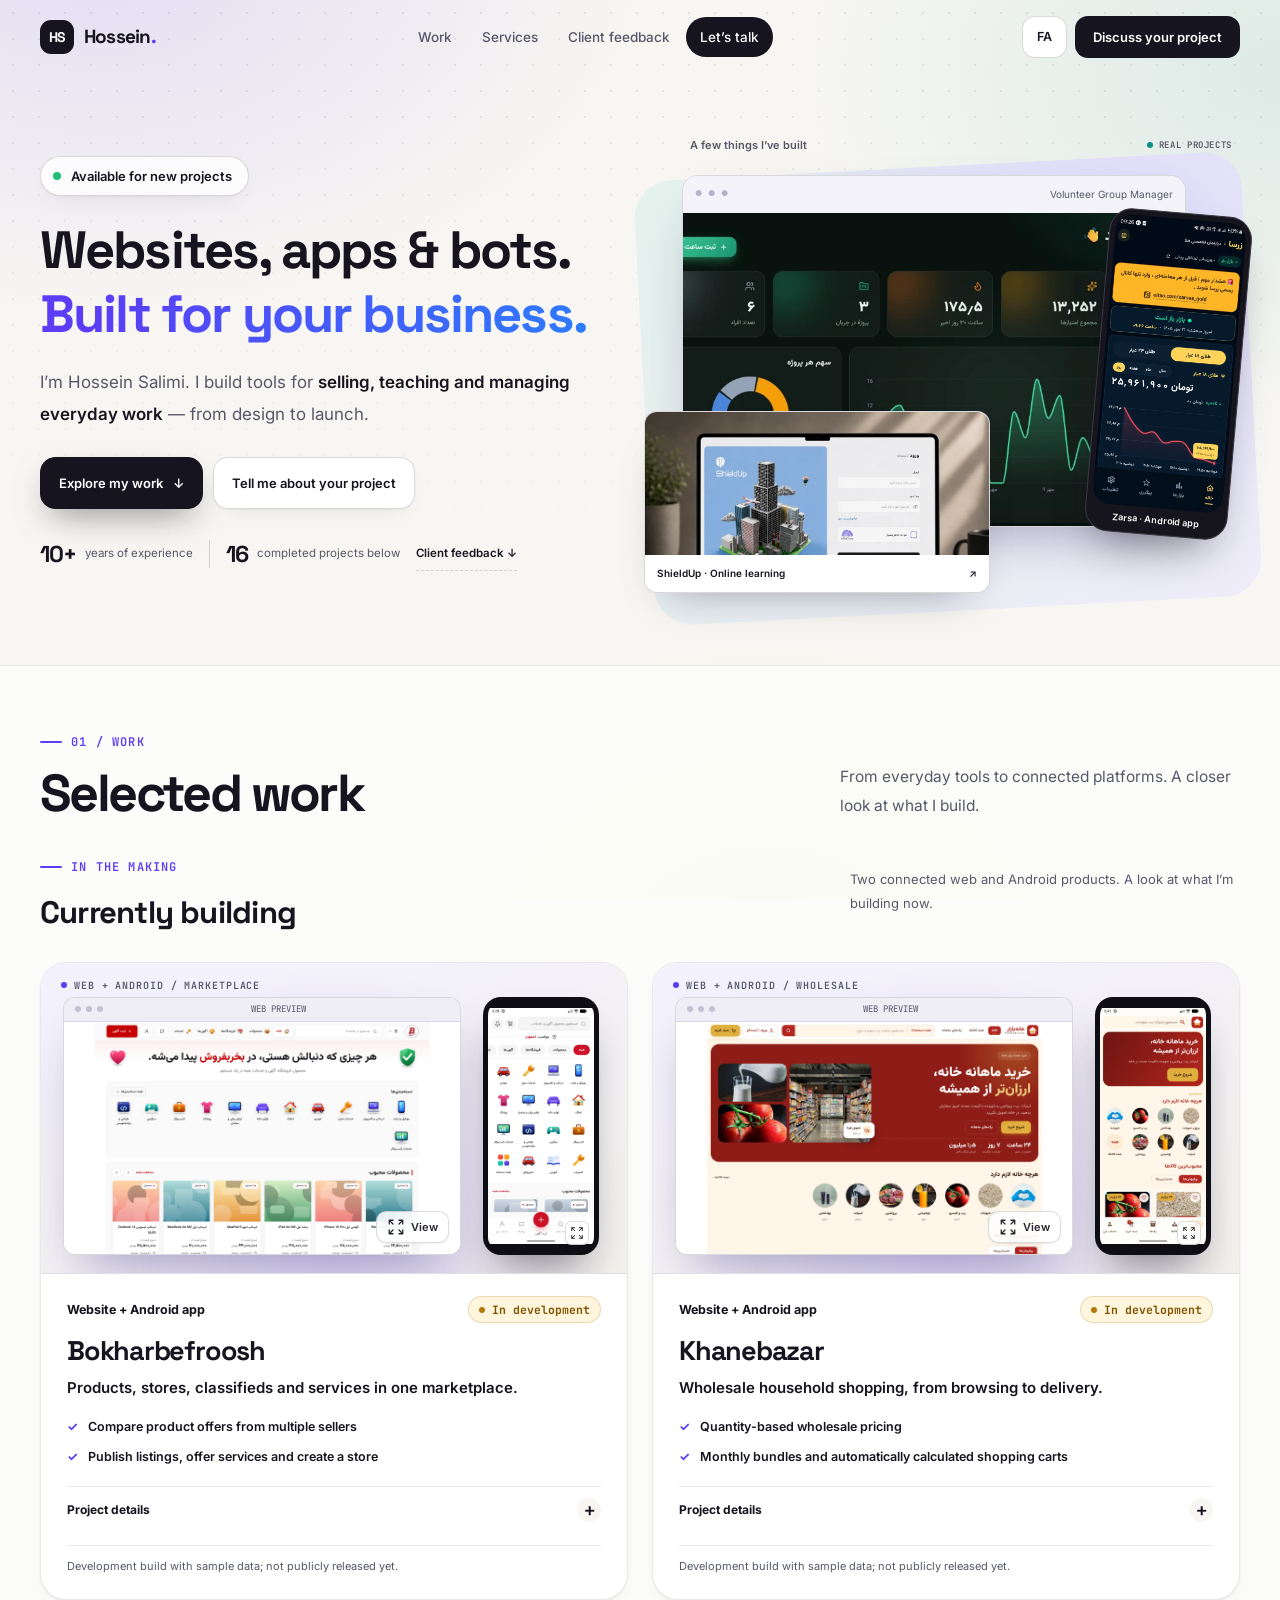
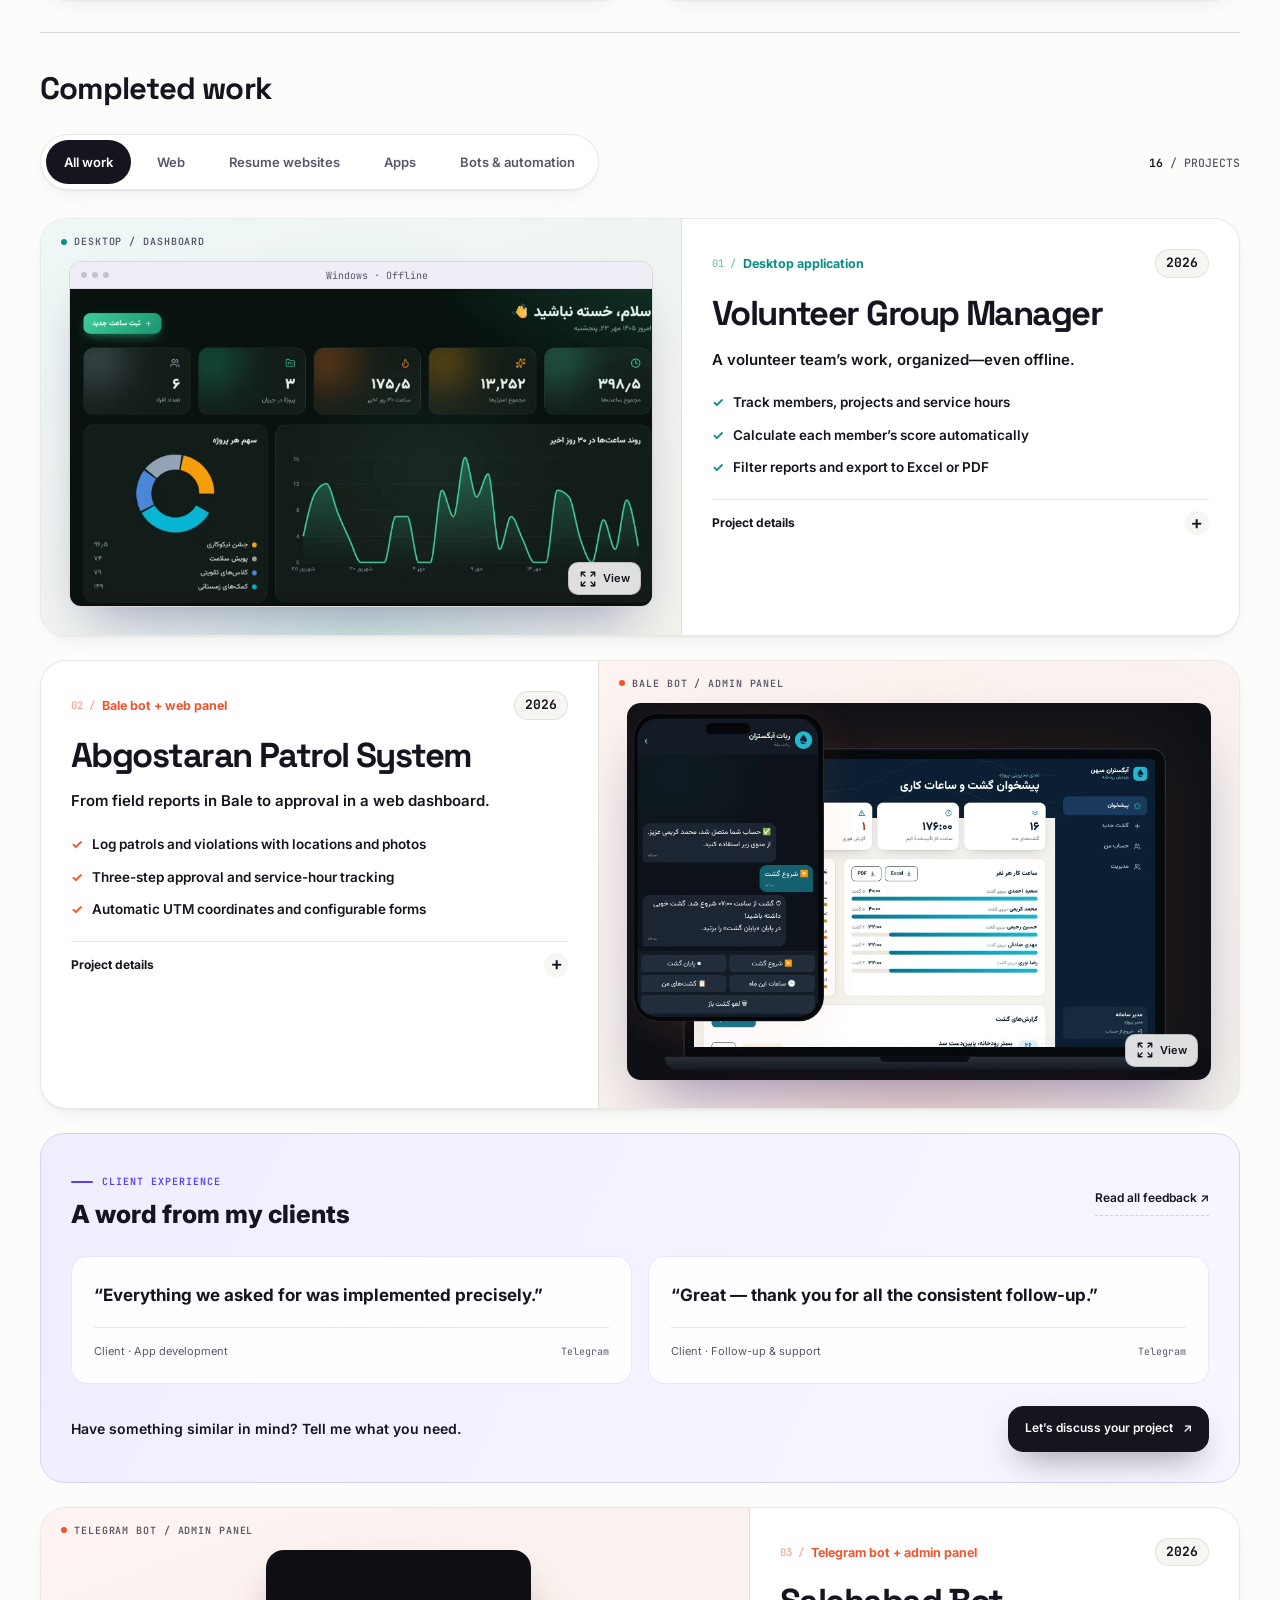
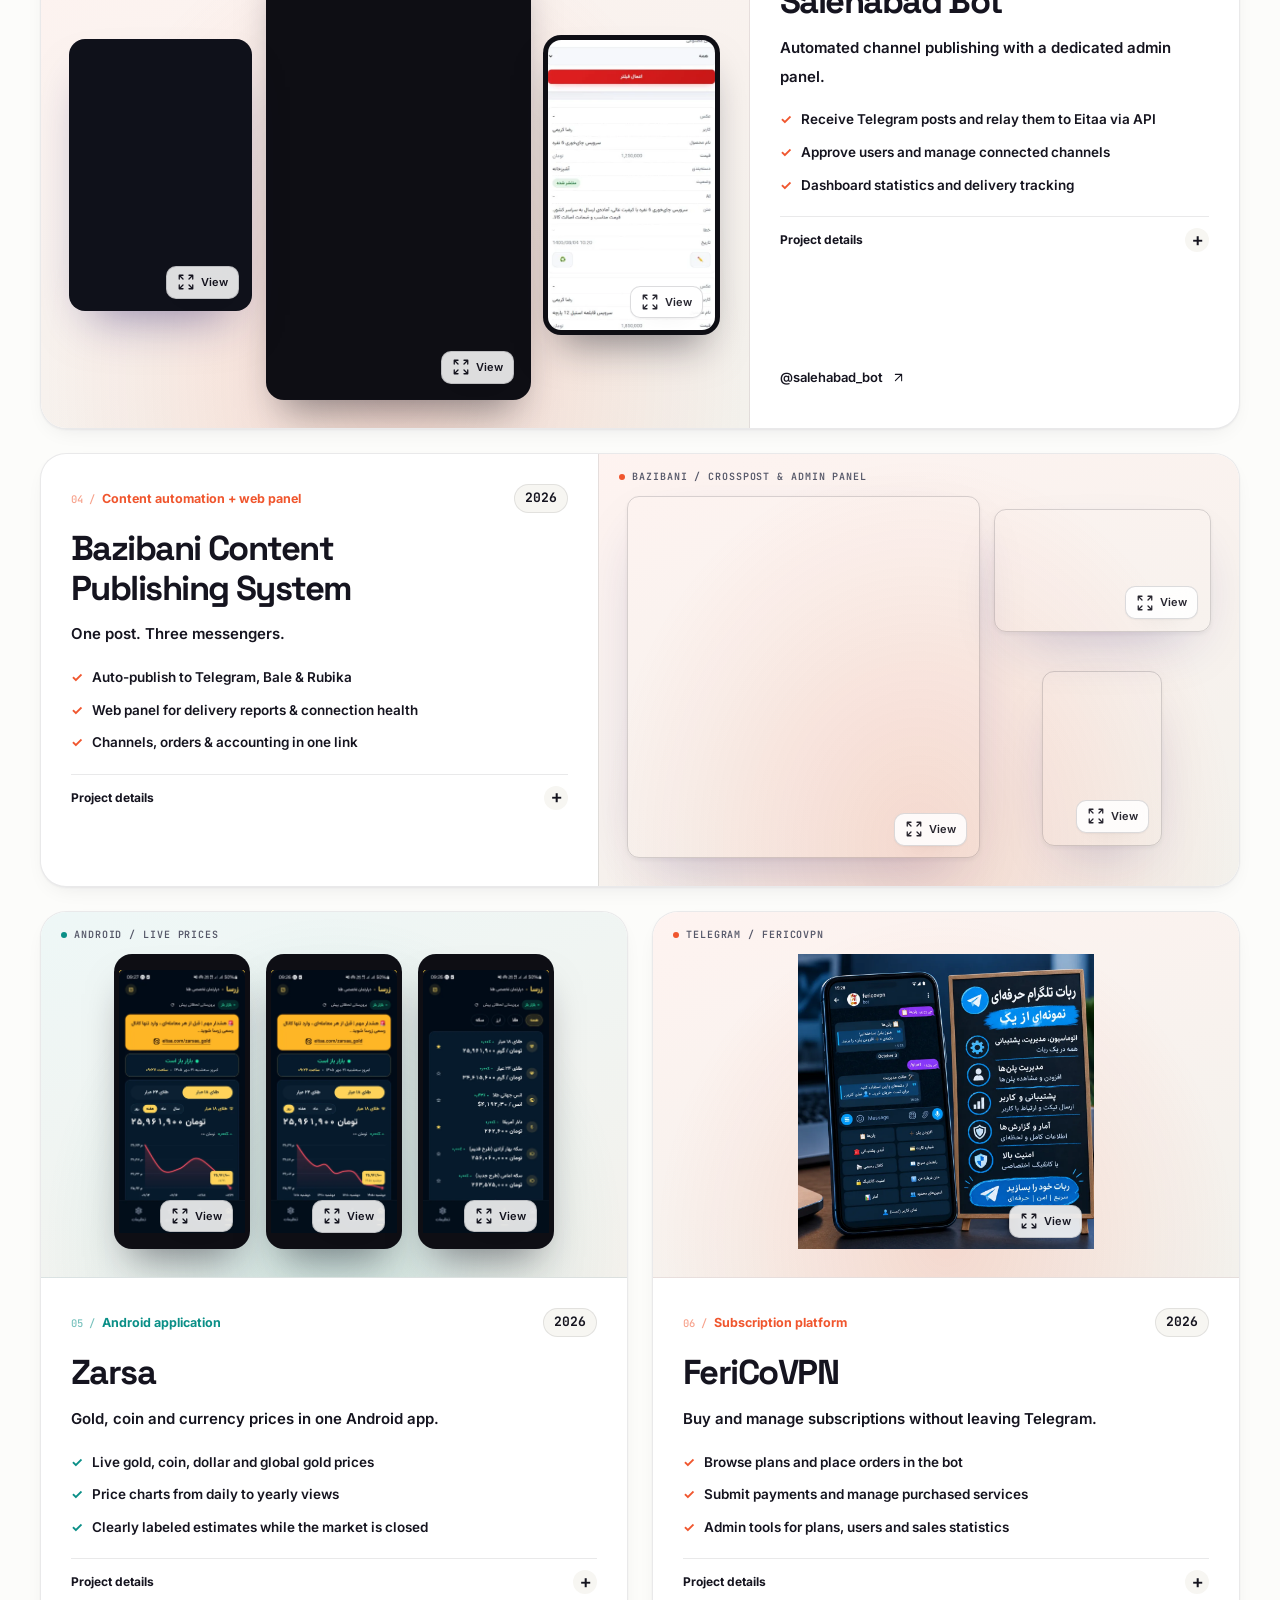
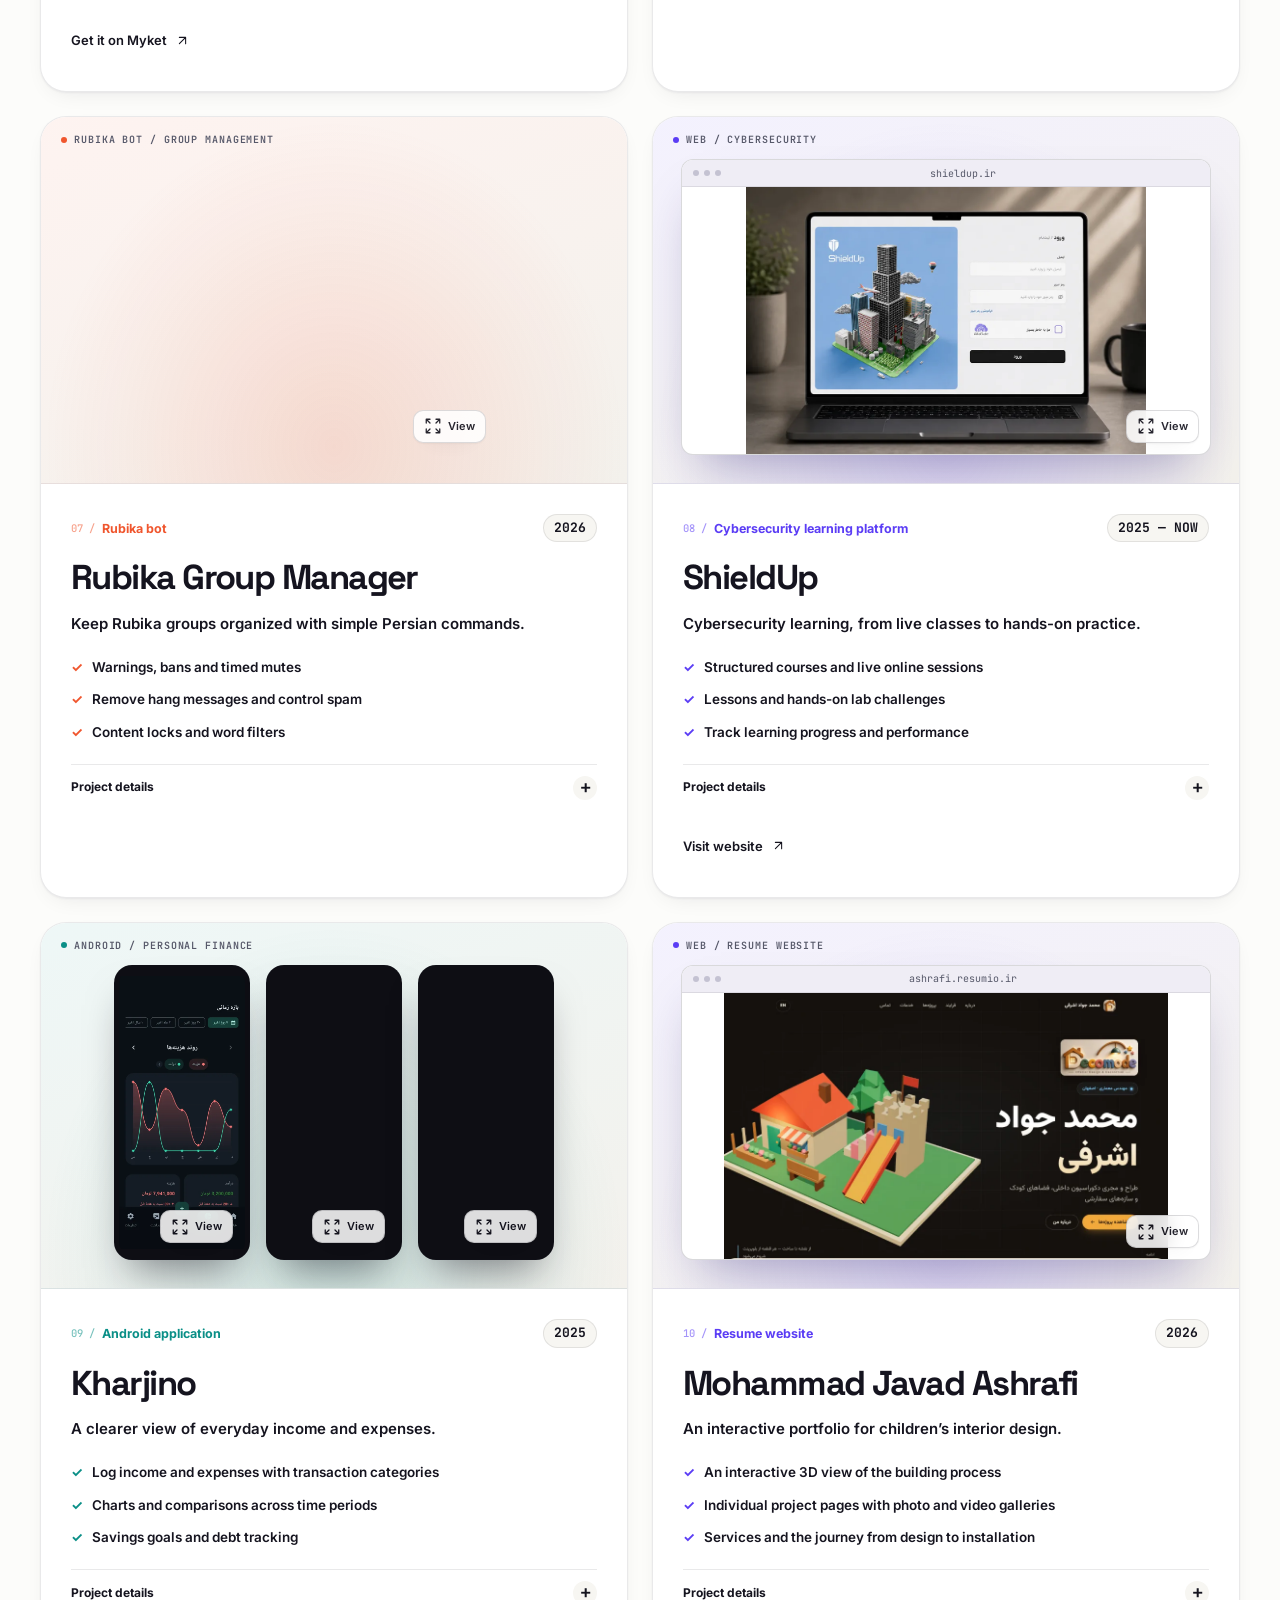
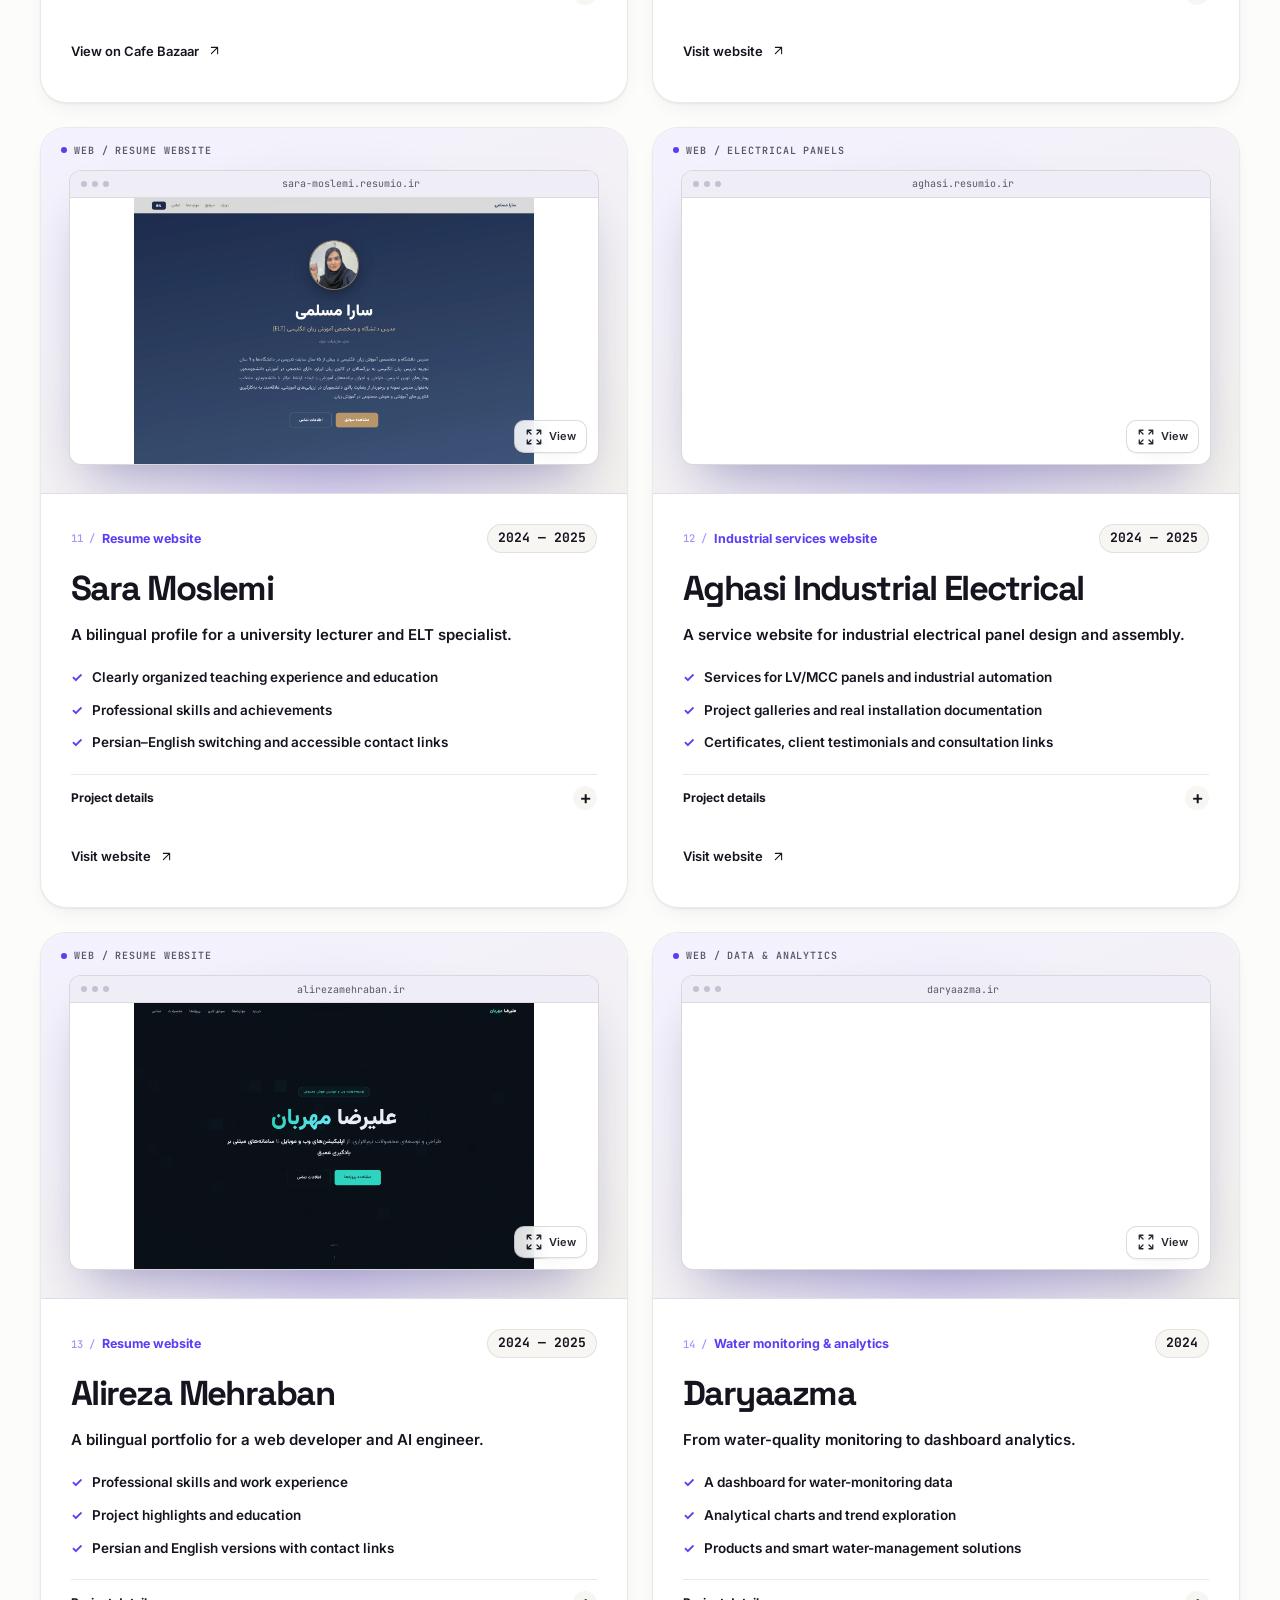
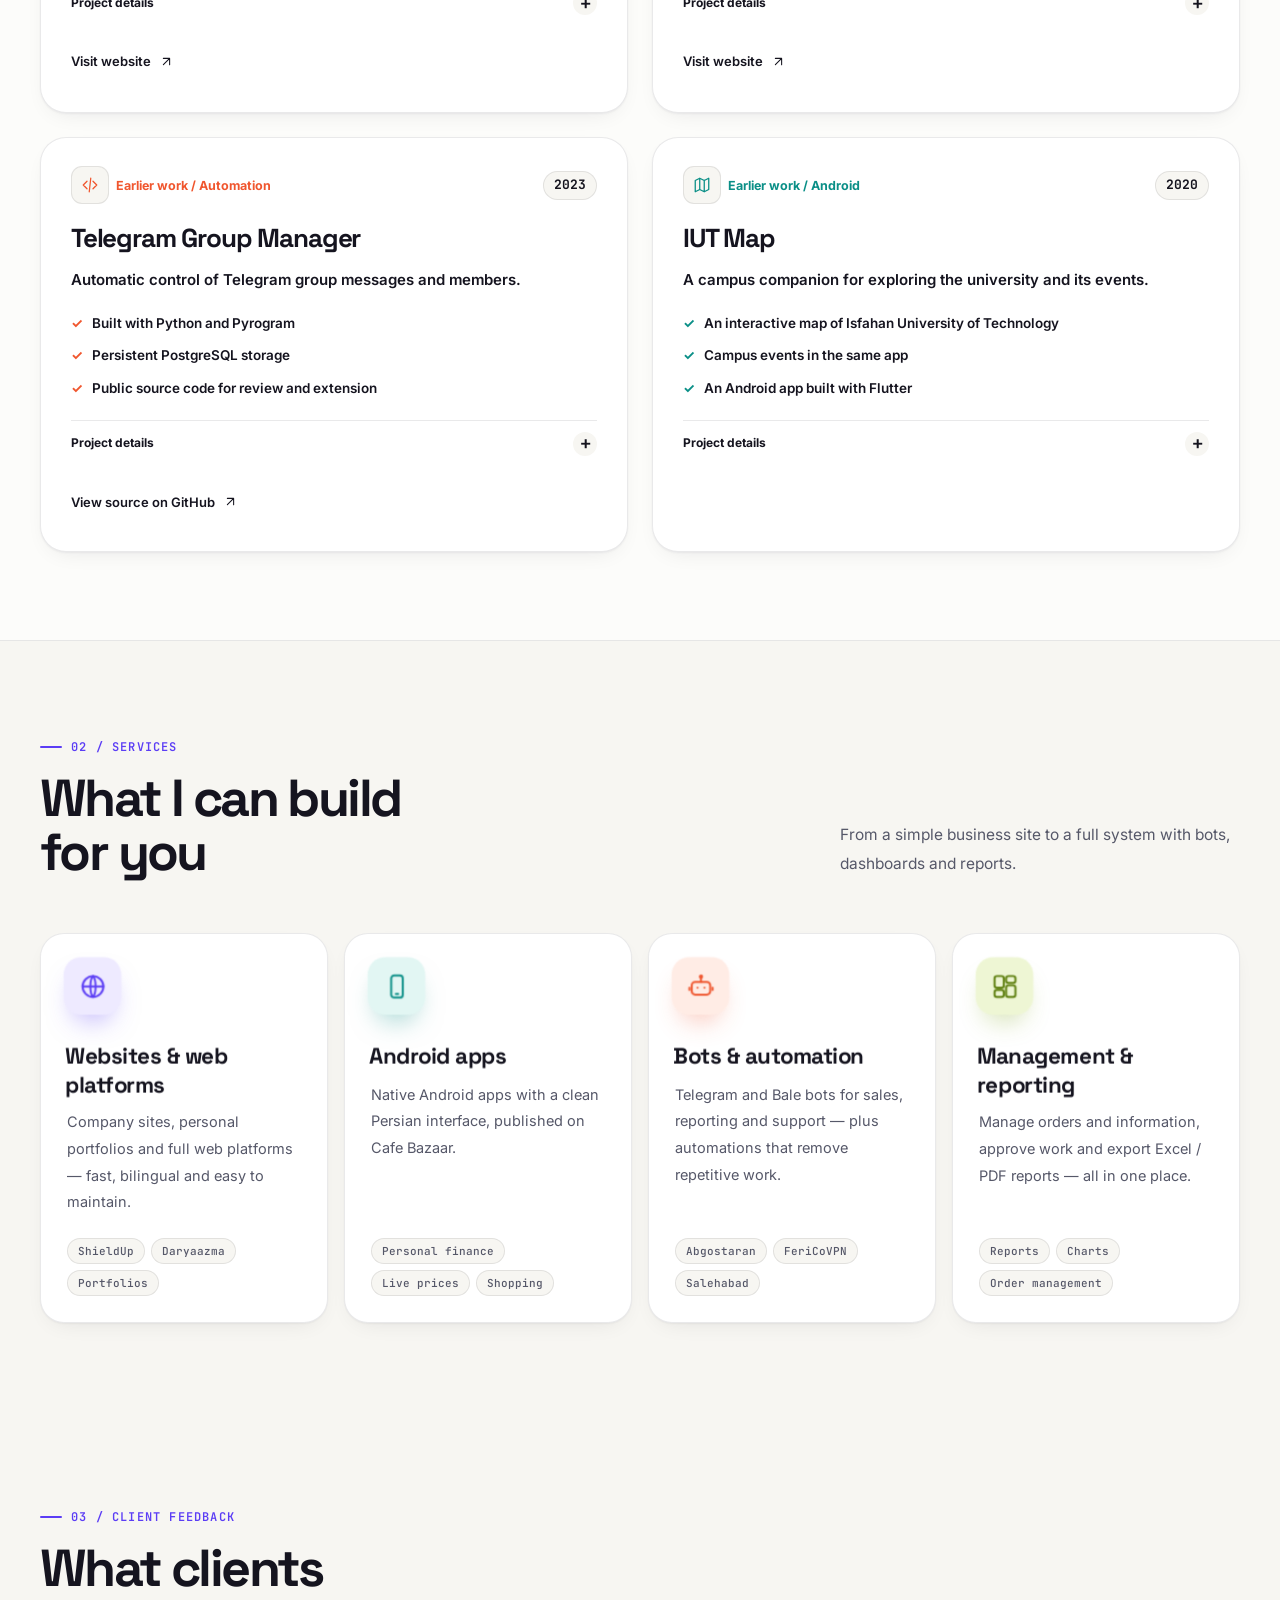
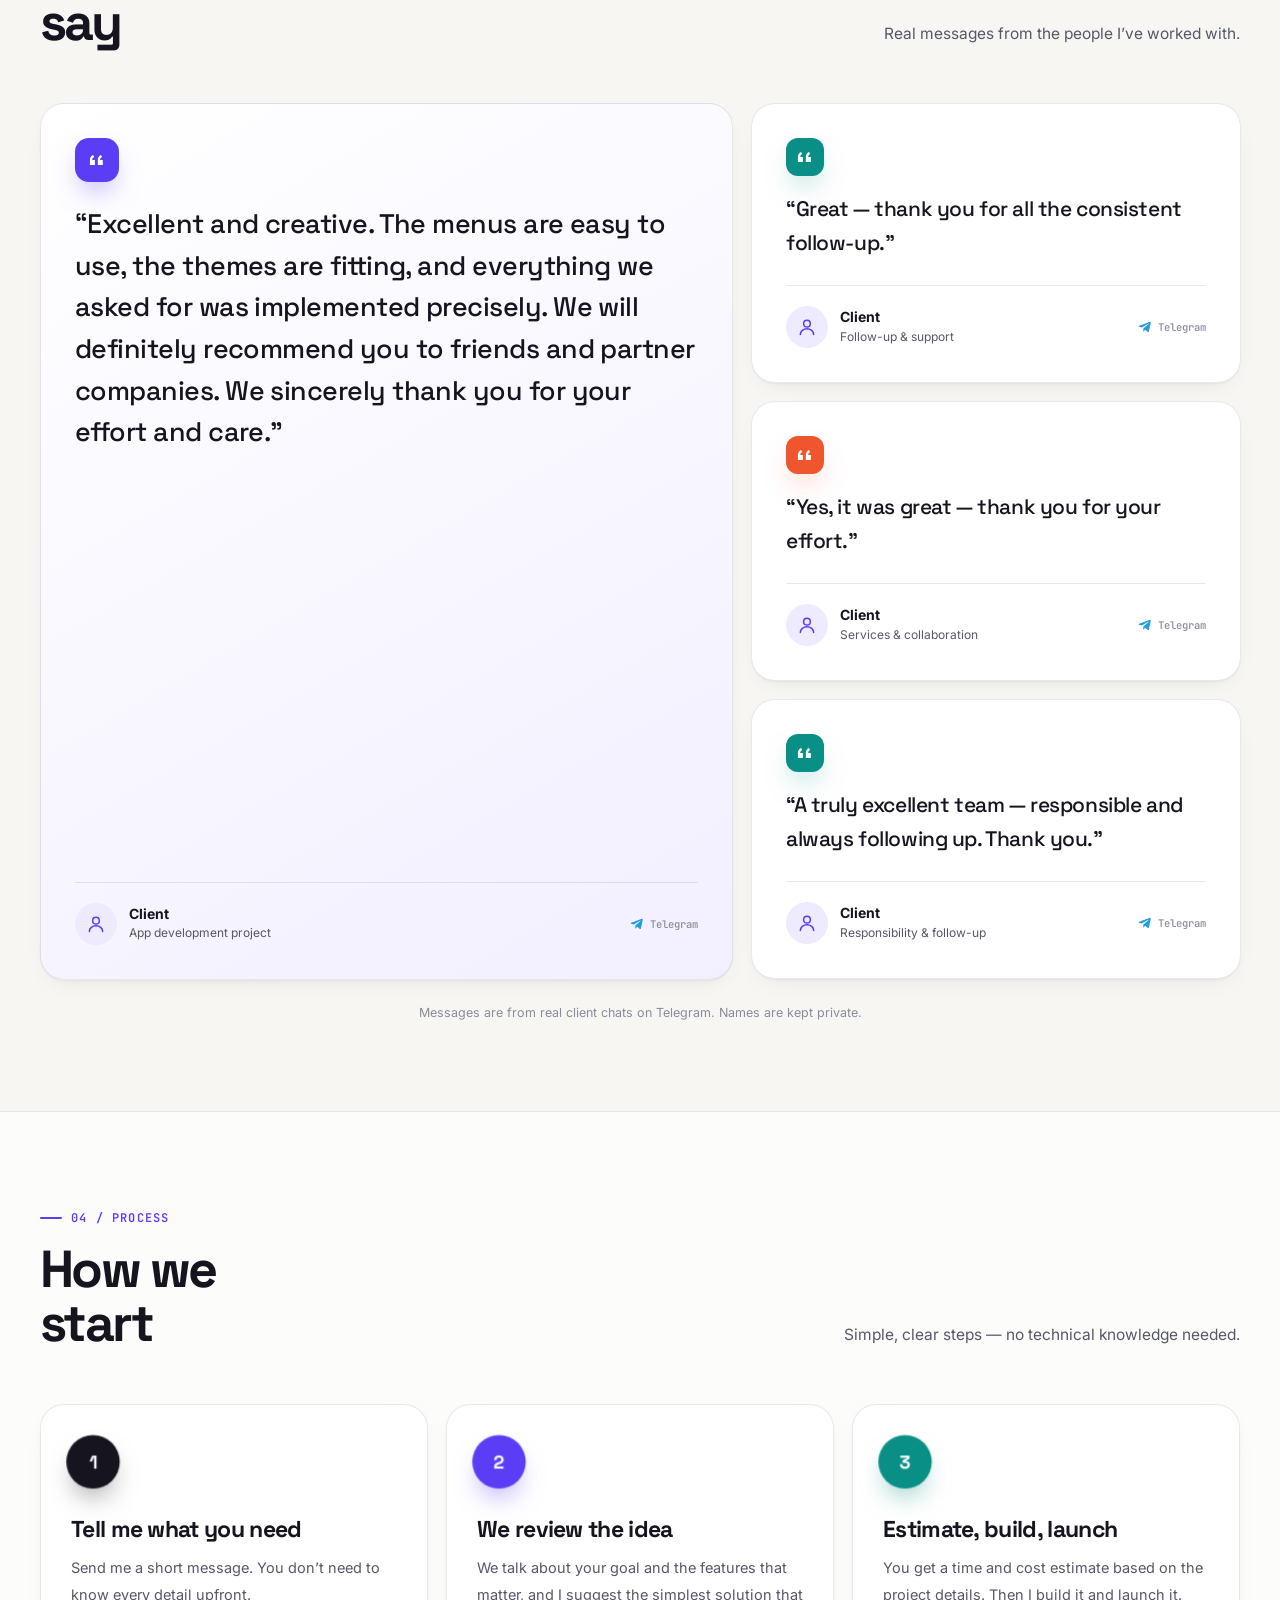
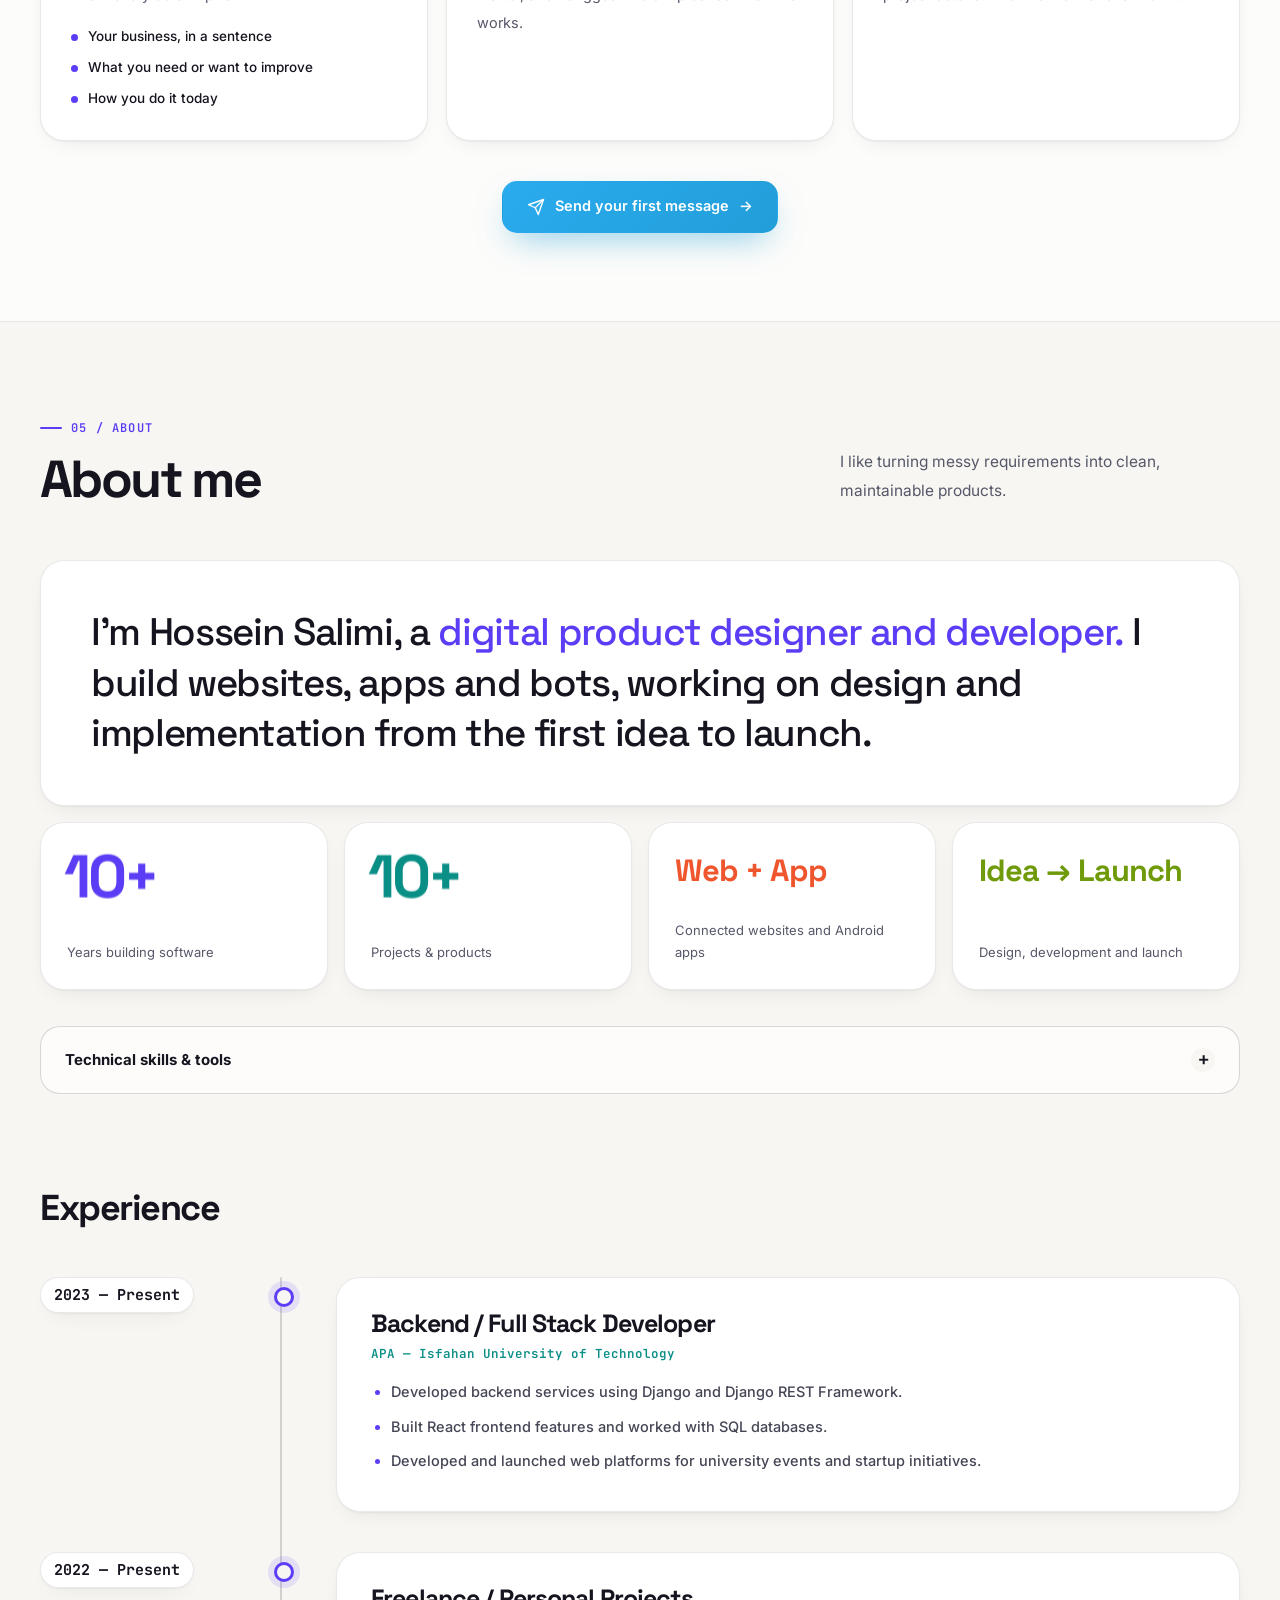
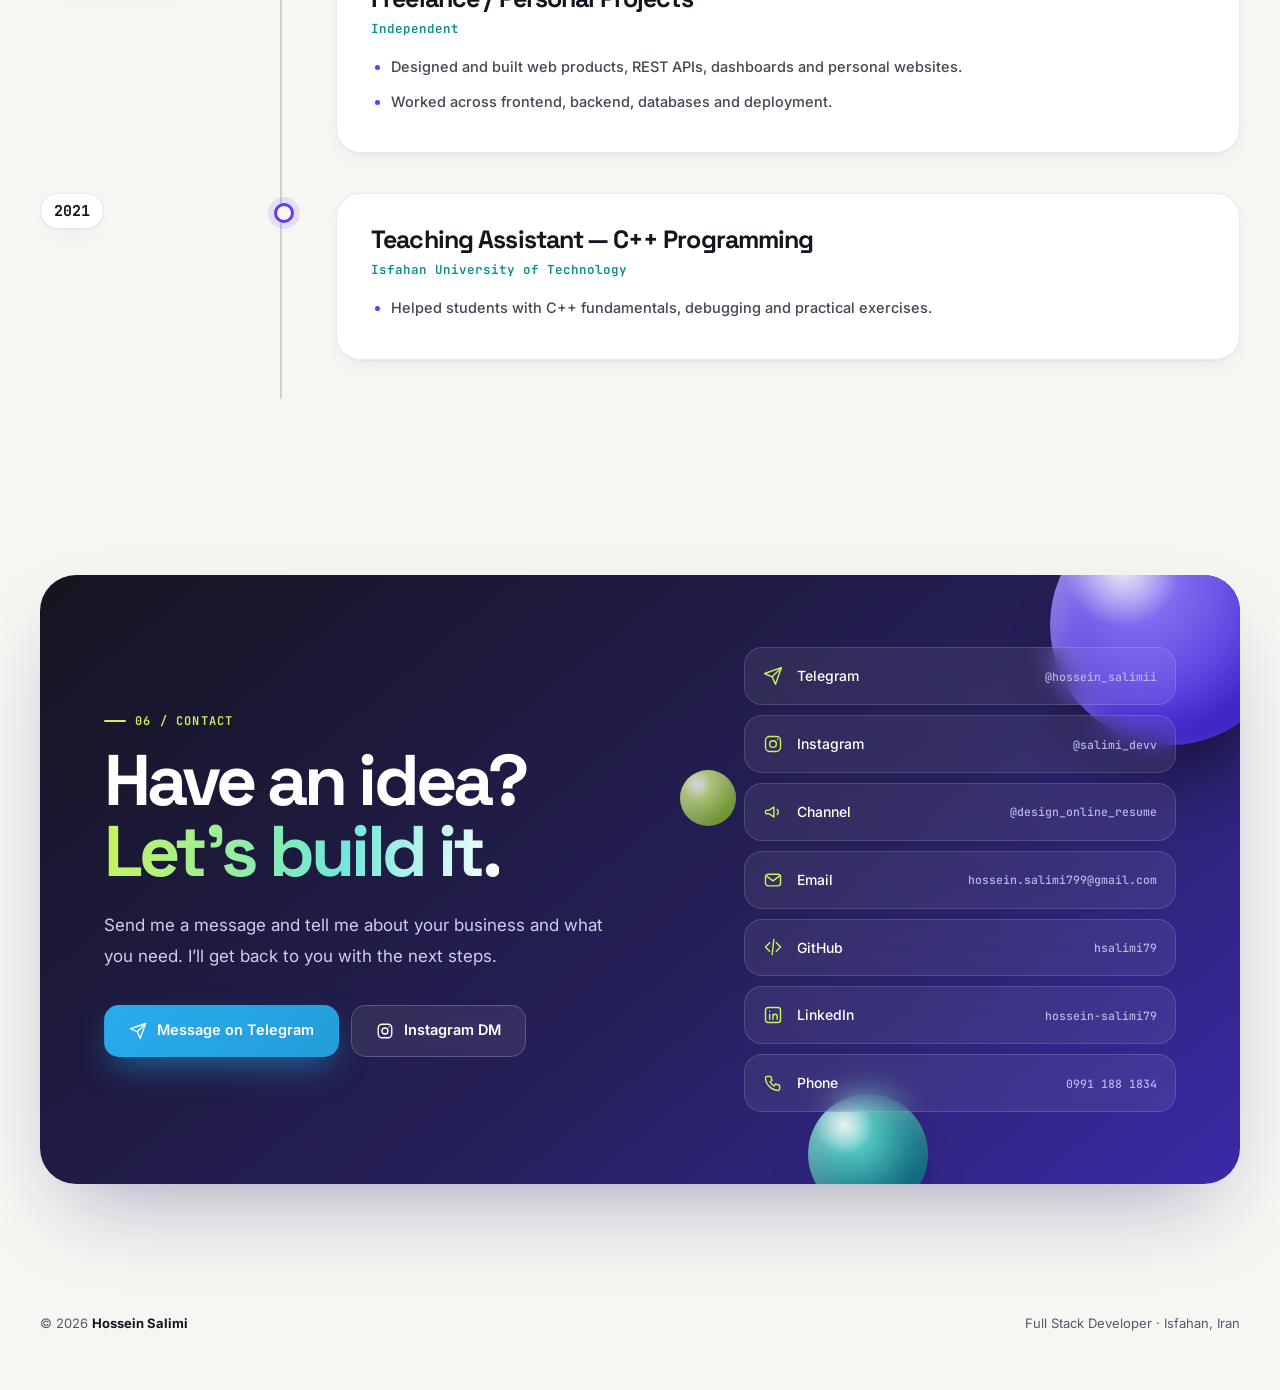
<file: en/index.html>
<!DOCTYPE html>
<html lang="en" dir="ltr">
<head>
<meta charset="UTF-8">
<meta name="viewport" content="width=device-width, initial-scale=1.0">
<meta name="theme-color" content="#f7f6f2">
<meta name="color-scheme" content="light">
<title>Hossein Salimi — Websites, Apps & Bots for your business</title>
<meta name="description" content="Hossein Salimi — Full Stack Developer. I build websites, Android apps, Telegram and Bale bots and dashboards for businesses, from idea to launch.">
<meta property="og:title" content="Hossein Salimi — Websites, Apps & Bots for your business">
<meta property="og:description" content="Websites, Android apps, Telegram and Bale bots and dashboards, from the first idea to a live product.">
<meta property="og:type" content="website">
<!-- lang:start -->
<link rel="canonical" href="https://hossein-salimi.resumio.ir/en/">
<link rel="alternate" hreflang="fa" href="https://hossein-salimi.resumio.ir/">
<link rel="alternate" hreflang="en" href="https://hossein-salimi.resumio.ir/en/">
<link rel="alternate" hreflang="x-default" href="https://hossein-salimi.resumio.ir/">
<meta property="og:url" content="https://hossein-salimi.resumio.ir/en/">
<meta property="og:locale" content="en_US">
<!-- lang:end -->
<link rel="preconnect" href="https://fonts.googleapis.com">
<link rel="preconnect" href="https://fonts.gstatic.com" crossorigin>
<link href="https://fonts.googleapis.com/css2?family=Inter:wght@400;500;600;700&family=Space+Grotesk:wght@500;600;700&family=JetBrains+Mono:wght@400;500;600&family=Vazirmatn:wght@400;500;600;700;800&display=swap" rel="stylesheet">
<script type="application/ld+json">
{"@context":"https://schema.org","@type":"ProfessionalService","name":"Hossein Salimi","description":"Websites, Android apps, Telegram and Bale bots and dashboards for businesses.","url":"https://hsalimi79.github.io/","email":"hossein.salimi799@gmail.com","areaServed":"IR","address":{"@type":"PostalAddress","addressLocality":"Isfahan","addressCountry":"IR"},"sameAs":["https://github.com/hsalimi79","https://linkedin.com/in/hossein-salimi79","https://t.me/hossein_salimii"]}
</script>
<script>document.documentElement.classList.add('js')</script>
<style>
:root{
  --bg:#f7f6f2;--surface:#fff;--ink:#15141f;--muted:#565869;--soft:#8a8c9c;
  --line:rgba(21,20,31,.09);--line2:rgba(21,20,31,.16);
  --violet:#5b3df5;--violet-2:#7c63ff;--violet-soft:#eeeaff;
  --teal:#0a8f87;--teal-soft:#e2f6f3;--coral:#f0562e;--coral-soft:#ffece5;
  --lime:#c9f45c;--amber:#f5a623;
  --shadow-s:0 1px 2px rgba(21,20,31,.05),0 8px 24px -12px rgba(21,20,31,.12);
  --shadow-m:0 2px 4px rgba(21,20,31,.05),0 24px 60px -24px rgba(40,30,110,.28);
  --shadow-l:0 40px 90px -30px rgba(40,30,110,.38);
  --max:1200px;--display:"Space Grotesk",Vazirmatn,sans-serif;--mono:"JetBrains Mono",ui-monospace,monospace;
  --ease:cubic-bezier(.2,.8,.2,1);
}
*{box-sizing:border-box;margin:0;padding:0}
html{scroll-behavior:smooth;scroll-padding-top:88px}
body{background:var(--bg);color:var(--ink);font-family:Inter,Vazirmatn,sans-serif;line-height:1.7;overflow-x:hidden;-webkit-font-smoothing:antialiased}
body.fa{font-family:Vazirmatn,Inter,sans-serif}
a{color:inherit;text-decoration:none}
button{font:inherit;color:inherit}
img{max-width:100%}
::selection{background:var(--violet);color:#fff}
:focus-visible{outline:2px solid var(--violet);outline-offset:3px;border-radius:8px}
.container{width:min(var(--max),calc(100% - 48px));margin-inline:auto}

/* ambient background */
.paper{position:fixed;inset:0;z-index:-3;pointer-events:none;background:
 radial-gradient(900px 600px at 8% -5%,rgba(124,99,255,.16),transparent 60%),
 radial-gradient(800px 560px at 100% 8%,rgba(10,143,135,.11),transparent 60%),
 radial-gradient(700px 500px at 60% 105%,rgba(201,244,92,.16),transparent 60%),var(--bg)}
.dots{position:fixed;inset:0;z-index:-2;pointer-events:none;opacity:.55;background-image:radial-gradient(rgba(21,20,31,.16) 1px,transparent 1.3px);background-size:26px 26px;mask-image:linear-gradient(180deg,#000 0,transparent 70%);-webkit-mask-image:linear-gradient(180deg,#000 0,transparent 70%)}
.progress{position:fixed;top:0;left:0;height:3px;width:100%;z-index:60;transform-origin:0 50%;transform:scaleX(0);background:linear-gradient(90deg,var(--violet),var(--teal),var(--lime))}

/* topbar */
.topbar{position:fixed;top:0;inset-inline:0;height:74px;z-index:50;display:flex;align-items:center;transition:background .3s,box-shadow .3s,backdrop-filter .3s}
.topbar.scrolled{background:rgba(247,246,242,.82);backdrop-filter:blur(16px) saturate(1.4);-webkit-backdrop-filter:blur(16px) saturate(1.4);box-shadow:0 1px 0 var(--line)}
.nav{display:flex;align-items:center;justify-content:space-between;width:100%;gap:16px}
.logo{display:flex;align-items:center;gap:10px;font-family:var(--display);font-weight:700;font-size:19px;letter-spacing:-.04em}
.logo i{display:grid;place-items:center;width:34px;height:34px;border-radius:11px;background:var(--ink);color:#fff;font:700 14px var(--display);font-style:normal;letter-spacing:-.02em}
.logo b{font-weight:700}.logo b span{color:var(--violet)}
.navlinks{display:flex;gap:2px;font-size:13.5px;font-weight:500;color:var(--muted)}
.navlinks a{padding:9px 14px;border-radius:99px;transition:color .2s,background .2s}
.navlinks a:hover{color:var(--ink);background:rgba(21,20,31,.05)}
.navlinks a.active{color:var(--ink);background:var(--surface);box-shadow:var(--shadow-s)}
.actions{display:flex;align-items:center;gap:8px}
.iconbtn,.langbtn{height:42px;min-width:44px;border:1px solid var(--line2);background:var(--surface);color:var(--ink);border-radius:13px;cursor:pointer;transition:.2s;font-weight:600;font-size:12.5px}
.langbtn{padding:0 14px;display:inline-flex;align-items:center;justify-content:center}
.iconbtn:hover,.langbtn:hover{border-color:var(--violet);color:var(--violet)}
.nav-cta{display:inline-flex;align-items:center;gap:8px;height:42px;padding:0 18px;border-radius:13px;background:var(--ink);color:#fff;font-size:13px;font-weight:600;transition:transform .25s var(--ease),box-shadow .25s}
.nav-cta:hover{transform:translateY(-2px);box-shadow:0 12px 24px -10px rgba(21,20,31,.5)}

/* buttons */
.btn{display:inline-flex;align-items:center;gap:10px;min-height:52px;padding:0 24px;border-radius:15px;border:1px solid var(--line2);background:var(--surface);font-size:14.5px;font-weight:600;transition:transform .3s var(--ease),box-shadow .3s,border-color .2s,background .2s;box-shadow:var(--shadow-s)}
.btn:hover{border-color:var(--violet);box-shadow:var(--shadow-m)}
.btn.primary{background:var(--ink);border-color:var(--ink);color:#fff;box-shadow:0 14px 34px -12px rgba(21,20,31,.55)}
.btn.primary:hover{background:var(--violet);border-color:var(--violet);box-shadow:0 18px 40px -12px rgba(91,61,245,.6)}
.btn.tg{background:linear-gradient(135deg,#2aabee,#229ed9);border-color:transparent;color:#fff;box-shadow:0 14px 34px -12px rgba(34,158,217,.6)}
.btn svg{width:18px;height:18px;flex-shrink:0;fill:none;stroke:currentColor;stroke-width:1.8;stroke-linecap:round;stroke-linejoin:round}
.arrow{transition:transform .25s var(--ease)}
.btn:hover .arrow{transform:translateX(4px)}
[dir=rtl] .arrow{transform:scaleX(-1)}
[dir=rtl] .btn:hover .arrow{transform:scaleX(-1) translateX(4px)}

/* hero */
.hero{position:relative;min-height:100vh;min-height:100svh;padding:132px 0 80px;display:grid;grid-template-columns:minmax(0,1.05fr) minmax(0,.95fr);align-items:center;gap:48px}
.kicker{display:inline-flex;align-items:center;gap:10px;padding:8px 16px 8px 12px;border:1px solid var(--line2);background:rgba(255,255,255,.8);border-radius:99px;font-size:13px;font-weight:600;margin-bottom:26px;box-shadow:var(--shadow-s)}
.kicker i{width:8px;height:8px;border-radius:50%;background:#1fbf75;animation:ping 2s infinite}
@keyframes ping{70%{box-shadow:0 0 0 9px rgba(31,191,117,0)}0%{box-shadow:0 0 0 0 rgba(31,191,117,.5)}100%{box-shadow:0 0 0 0 rgba(31,191,117,0)}}
.hero h1{font-family:var(--display);font-size:clamp(44px,6.3vw,90px);line-height:.98;letter-spacing:-.055em;font-weight:700}
.fa .hero h1{font-size:clamp(40px,5.4vw,76px);line-height:1.22;letter-spacing:-.03em;font-weight:800}
.gradient{background:linear-gradient(100deg,var(--violet) 5%,#2e7bff 50%,var(--teal) 95%);background-size:200% 100%;-webkit-background-clip:text;background-clip:text;color:transparent;animation:shimmer 8s ease-in-out infinite alternate}
@keyframes shimmer{to{background-position:100% 0}}
.hero-copy{max-width:560px;color:var(--muted);font-size:19px;line-height:1.85;margin-top:26px}
.hero-copy strong{color:var(--ink);font-weight:600}
.ctas{display:flex;gap:12px;margin-top:34px;flex-wrap:wrap}
.trust{display:flex;align-items:center;gap:22px;margin-top:40px;flex-wrap:wrap;color:var(--muted);font-size:13px}
.trust div{display:flex;align-items:center;gap:9px}
.trust b{direction:ltr;unicode-bidi:isolate;display:inline-block;font-family:var(--display);font-size:24px;color:var(--ink);letter-spacing:-.04em;font-weight:700}
.trust span.sep{width:1px;height:28px;background:var(--line2)}

/* decorative contact orbs */
.orb{position:absolute;border-radius:50%;will-change:transform;
 background:radial-gradient(circle at 30% 26%,rgba(255,255,255,.95) 0,rgba(255,255,255,0) 24%),radial-gradient(circle at 36% 32%,var(--o1),var(--o2) 72%);
 box-shadow:inset -16px -22px 46px rgba(30,10,120,.28),inset 10px 10px 30px rgba(255,255,255,.35),0 50px 70px -26px var(--os)}
@keyframes bob{50%{translate:0 -16px}}
/* sections */
.section{padding:128px 0;position:relative}
.section.alt{background:rgba(255,255,255,.62);border-block:1px solid var(--line)}
.section-head{display:flex;align-items:flex-end;justify-content:space-between;gap:30px;margin-bottom:54px}
.eyebrow{display:inline-flex;align-items:center;gap:9px;color:var(--violet);font:600 12px var(--mono);letter-spacing:.1em;margin-bottom:16px}
.eyebrow:before{content:"";width:22px;height:2px;background:currentColor;border-radius:2px}
.section-title{font-family:var(--display);font-size:clamp(36px,4.8vw,64px);letter-spacing:-.05em;line-height:1.04;font-weight:700}
.fa .section-title{letter-spacing:-.02em;line-height:1.3;font-weight:800}
.section-note{color:var(--muted);max-width:400px;font-size:15.5px;line-height:1.85}

/* reveal (individual props so 3D tilt owns `transform`) */
.js .rv{opacity:0;translate:0 34px;transition:opacity .9s var(--ease),translate .9s var(--ease);transition-delay:var(--d,0s)}
.js .rv.show{opacity:1;translate:0 0}

/* card base with tilt + spotlight */
.card{position:relative;border:1px solid var(--line);border-radius:24px;background:var(--surface);box-shadow:var(--shadow-s);transform-style:preserve-3d;transform:perspective(1200px) rotateX(var(--rx,0deg)) rotateY(var(--ry,0deg));transition:transform .5s var(--ease),box-shadow .4s,border-color .3s;will-change:transform}
.card.tilting{transition:transform .08s linear,box-shadow .4s,border-color .3s}
.card:before{content:"";position:absolute;inset:0;border-radius:inherit;pointer-events:none;opacity:0;transition:opacity .35s;background:radial-gradient(380px circle at var(--mx,50%) var(--my,50%),rgba(91,61,245,.09),transparent 60%)}
.card:hover:before{opacity:1}
.card:hover{box-shadow:var(--shadow-m);border-color:rgba(91,61,245,.28)}

/* services */
.services{display:grid;grid-template-columns:repeat(4,minmax(0,1fr));gap:16px}
.service{padding:28px 26px 26px;display:flex;flex-direction:column;min-height:330px}
.s-ico{display:grid;place-items:center;width:56px;height:56px;border-radius:17px;margin-bottom:26px;transform:translateZ(34px);box-shadow:0 14px 28px -12px var(--sh)}
.s-ico svg{width:27px;height:27px;fill:none;stroke:currentColor;stroke-width:1.7;stroke-linecap:round;stroke-linejoin:round}
.service:nth-child(1) .s-ico{background:var(--violet-soft);color:var(--violet);--sh:rgba(91,61,245,.5)}
.service:nth-child(2) .s-ico{background:var(--teal-soft);color:var(--teal);--sh:rgba(10,143,135,.5)}
.service:nth-child(3) .s-ico{background:var(--coral-soft);color:var(--coral);--sh:rgba(240,86,46,.45)}
.service:nth-child(4) .s-ico{background:#eef6d4;color:#5b7d0a;--sh:rgba(120,160,10,.45)}
.service h3{font-family:var(--display);font-size:22px;letter-spacing:-.03em;line-height:1.25;margin-bottom:10px;transform:translateZ(20px)}
.fa .service h3{letter-spacing:-.01em;font-weight:800}
.service p{color:var(--muted);font-size:14.5px;line-height:1.85}
.service .eg{margin-top:auto;padding-top:22px;display:flex;flex-wrap:wrap;gap:6px}
.eg span{font:500 11px var(--mono);padding:5px 10px;border-radius:99px;background:var(--bg);border:1px solid var(--line);color:var(--muted)}

/* work */
#projects .section-head{margin-bottom:34px}
.work-toolbar{display:flex;align-items:center;justify-content:space-between;gap:20px;margin-bottom:28px}
.work-filters{display:flex;flex-wrap:wrap;gap:8px;padding:5px;background:var(--surface);border:1px solid var(--line);border-radius:99px;box-shadow:var(--shadow-s)}
.work-filter{border:0;background:transparent;border-radius:99px;padding:10px 18px;min-height:44px;font-size:13px;font-weight:600;color:var(--muted);cursor:pointer;transition:background .2s,color .2s}
.work-filter:hover{color:var(--ink)}
.work-filter[aria-pressed=true]{background:var(--ink);color:#fff}
.work-count{font:500 11.5px var(--mono);color:var(--muted);white-space:nowrap}
.work-count b{color:var(--ink);font-weight:600}
.projects{display:grid;grid-template-columns:repeat(2,minmax(0,1fr));gap:24px}
.project{--pa:var(--violet);min-width:0;overflow:hidden;display:flex;flex-direction:column;border:1px solid var(--line);border-radius:26px;background:var(--surface);box-shadow:var(--shadow-s);transition:border-color .25s,box-shadow .3s,transform .4s var(--ease)}
.project[data-category~=apps]{--pa:var(--teal)}.project[data-category~=bots]{--pa:var(--coral)}
.project:hover{border-color:color-mix(in srgb,var(--pa) 50%,transparent);box-shadow:var(--shadow-m);transform:translateY(-4px)}
.projects .project[hidden]{display:none}
.project.featured{grid-column:1/-1;display:grid;grid-template-columns:1.15fr 1fr}
.project.featured.flip{grid-template-columns:1fr 1.15fr}
.project.featured.wide-visual{grid-template-columns:1.45fr 1fr}
.wide-visual .project-visual{padding:44px 20px 28px}
.project-visual{position:relative;display:grid;place-items:center;grid-template:minmax(0,1fr)/minmax(0,1fr);min-width:0;aspect-ratio:16/10;padding:42px 28px 28px;background:radial-gradient(ellipse at 50% 90%,color-mix(in srgb,var(--pa) 16%,transparent),transparent 70%),linear-gradient(160deg,color-mix(in srgb,var(--pa) 7%,#fff),#f3f1ec);border-bottom:1px solid var(--line);overflow:hidden}
.featured .project-visual{aspect-ratio:auto;min-height:400px;border-bottom:0;border-inline-end:1px solid var(--line);padding:42px 28px 28px}
.flip .project-visual{order:2;border-inline-end:0;border-inline-start:1px solid var(--line)}
.project-visual>.media-button{height:100%;min-height:0}
.project-visual>.media-button>.browser-frame{height:100%;display:grid;grid-template-rows:27px minmax(0,1fr)}
.project-visual>.media-button .shot{height:100%;object-fit:contain}
.project-visual.bot-photo{aspect-ratio:1;padding:44px 22px 22px}
.visual-label{position:absolute;top:16px;inset-inline-start:20px;font:600 10px var(--mono);letter-spacing:.09em;color:var(--muted);display:flex;align-items:center;gap:7px;z-index:1}
.visual-label:before{content:"";width:6px;height:6px;border-radius:50%;background:var(--pa)}
.media-button{display:block;position:relative;width:100%;border:0;background:none;text-align:inherit;cursor:zoom-in;color:inherit}
.browser-frame{overflow:hidden;border:1px solid var(--line2);border-radius:12px;background:#fff;box-shadow:0 26px 50px -22px rgba(40,30,110,.4);direction:ltr}
.browser-chrome{height:27px;display:flex;align-items:center;gap:5px;padding:0 11px;background:#efedf5;border-bottom:1px solid var(--line)}
.browser-chrome i{width:6px;height:6px;border-radius:50%;background:#c4c2d2}
.browser-chrome span{font:10px var(--mono);color:var(--muted);margin-inline:auto}
.shot{display:block;width:100%;height:auto;object-fit:contain}
.zoom-hint{position:absolute;bottom:12px;inset-inline-end:12px;display:flex;gap:6px;align-items:center;border:1px solid var(--line2);background:rgba(255,255,255,.94);backdrop-filter:blur(10px);border-radius:10px;padding:6px 10px;color:var(--ink);font-size:11px;font-weight:600;box-shadow:var(--shadow-s);opacity:.92;transition:opacity .2s,transform .3s var(--ease)}
.media-button:hover .zoom-hint{opacity:1;transform:translateY(-2px)}
.work-icon{width:18px;height:18px;flex-shrink:0;fill:none;stroke:currentColor;stroke-width:1.7;stroke-linecap:round;stroke-linejoin:round}
.project-body{padding:30px 32px 32px;display:flex;flex-direction:column;flex:1;min-width:0}
.featured .project-body{padding:40px}
.project-top{display:flex;align-items:center;justify-content:space-between;gap:12px;margin-bottom:16px;font:500 11px var(--mono);color:var(--muted)}
.project-top>span[dir=ltr]{flex-shrink:0;color:var(--ink);font:700 13px/1.6 var(--mono);padding:3px 10px;border-radius:99px;background:var(--bg);border:1px solid var(--line)}
.project-type{color:var(--pa);font:700 12.5px Inter,Vazirmatn,sans-serif;display:flex;gap:7px;align-items:center}
.project-num{opacity:.55;font:500 10.5px var(--mono)}
.project h3{font-family:var(--display);font-size:clamp(26px,2.7vw,36px);font-weight:700;letter-spacing:-.045em;line-height:1.15;margin-bottom:12px;text-wrap:balance}
.fa .project h3{letter-spacing:-.015em;line-height:1.5;font-weight:800}
.project p{color:var(--muted);font-size:15px;line-height:1.9;max-width:60ch}
.fa .project p{line-height:2.05}
.project .project-intro{color:var(--ink);font-weight:600;max-width:none}
.project-features{display:grid;gap:9px;margin-top:16px;font-size:13.5px;font-weight:600;line-height:1.85;list-style:none}
.project-features li{position:relative;padding-inline-start:21px;overflow-wrap:anywhere}
.project-features li:before{content:"✓";position:absolute;inset-inline-start:0;top:0;color:var(--pa);font-weight:700}
.development-work{margin-bottom:56px;padding-bottom:40px;border-bottom:1px solid var(--line2);scroll-margin-top:100px}
.completed-title{margin-bottom:24px;scroll-margin-top:100px}
.development-work .section-head{align-items:center;margin-bottom:28px}
.development-title{font-family:var(--display);font-size:clamp(26px,3vw,36px);line-height:1.4;letter-spacing:-.025em}
.fa .development-title{font-weight:800;letter-spacing:0}
.development-state{display:inline-flex;align-items:center;gap:7px;border:1px solid rgba(154,101,0,.2);border-radius:99px;padding:5px 10px;background:#fff6dd;color:#805300;font-size:11.5px;font-weight:700;white-space:nowrap}
.development-state:before{content:"";width:6px;height:6px;flex-shrink:0;border-radius:50%;background:#b67a0c}
.development-project{--pa:var(--violet)}
.development-project .project-top{flex-wrap:wrap;align-items:center}
.development-project .project-type{color:var(--ink)}
.development-preview{display:grid;grid-template-columns:minmax(0,1fr) minmax(0,.32fr);align-items:center;gap:16px;width:100%;height:100%;min-height:0;direction:ltr}
.development-preview .browser-frame{display:grid;grid-template-rows:24px minmax(0,1fr);min-width:0}
.development-preview .browser-chrome{height:24px}
.development-preview .browser-chrome span{font-size:9px}
.development-project .project-visual .development-preview .phone-preview{width:auto;max-width:100%;height:100%;max-height:100%;aspect-ratio:9/20;transform:none;justify-self:center}
.development-preview .phone-preview .media-button,.development-preview .phone-preview .shot{height:100%}
.development-preview .phone-preview .zoom-hint{padding:4px;bottom:5px;inset-inline-end:5px;border-radius:6px}
.development-preview .phone-preview .zoom-hint>span{display:none}
.development-preview .phone-preview .work-icon{width:14px;height:14px}
.development-note{margin-top:20px;padding-top:16px;border-top:1px solid var(--line);color:var(--muted);font-size:12px;line-height:1.85}
@media(max-width:760px){.development-work{margin-bottom:36px;padding-bottom:30px}.development-preview{gap:10px}.development-preview .browser-chrome{padding-inline:7px}.development-preview .browser-chrome span{font-size:8px}.development-preview .browser-chrome i{width:4px;height:4px}}
.tags{display:flex;flex-wrap:wrap;gap:7px;margin-top:22px;direction:ltr;justify-content:flex-start}
[dir=rtl] .tags{justify-content:flex-end}
.tag{border:1px solid var(--line);background:var(--bg);padding:5px 11px;border-radius:8px;color:#3b3d4d;font:500 11px/1.5 var(--mono)}
.project .links{display:flex;flex-wrap:wrap;align-items:center;gap:12px 22px;margin-top:auto;padding-top:24px;font-size:13.5px}
.link{display:inline-flex;gap:8px;align-items:center;font-weight:600;min-height:34px;color:var(--ink);border-bottom:1px dashed var(--line2);transition:color .2s,border-color .2s}
.link:hover{color:var(--violet);border-color:var(--violet)}
.project .link{border:0}
.project .link:hover{color:var(--pa)}
.project .link .work-icon{width:15px;height:15px}
.phones-preview{display:flex;align-items:center;justify-content:center;gap:16px;width:100%;padding-top:14px;direction:ltr}
.phone-preview{width:26%;max-width:136px;padding:4px;border:1px solid var(--line2);border-radius:18px;background:#0e0e14;box-shadow:0 24px 40px -16px rgba(21,20,31,.5);overflow:hidden}
.phone-preview:nth-child(2){width:30%;transform:translateY(-10px)}
.phone-preview img{border-radius:13px}
.portfolio-preview{display:flex;align-items:center;gap:12px;direction:ltr;width:100%;padding-top:14px}
.portfolio-preview .media-button{width:32%;transition:translate .25s}
.portfolio-preview .media-button:nth-child(2){translate:0 -14px}
.portfolio-preview:has(.media-button:nth-child(4)) .media-button{width:24%}
.portfolio-preview .media-button:nth-child(4){translate:0 -14px}
.portfolio-preview .browser-chrome{height:20px;padding:0 6px}
.portfolio-preview .browser-chrome i{width:4px;height:4px}
.portfolio-preview .shot{aspect-ratio:3/2;object-fit:contain}
.portfolio-preview .zoom-hint{bottom:6px;inset-inline-end:6px;padding:4px}
.sal-visual{display:flex;align-items:center;gap:14px;width:100%;min-width:0;direction:ltr}
.sal-bot{flex:0 0 28%;min-width:0}
.sal-bot .media-button{border:1px solid var(--line2);border-radius:16px;overflow:hidden;background:#0f111a;box-shadow:0 26px 50px -22px rgba(40,30,110,.5)}
.sal-visual .phones-preview{flex:1;min-width:0;padding-top:0;gap:12px;align-items:center}
.sal-visual .phone-preview{max-width:none}
.sal-visual .phone-preview:nth-child(1){width:58%}
.sal-visual .phone-preview:nth-child(2){width:39%;transform:translateY(10px)}
.sal-visual .phone-preview img{aspect-ratio:3/5.2;object-fit:cover;object-position:top}
.sr-only-btn{position:absolute;width:1px;height:1px;overflow:hidden;clip:rect(0 0 0 0);white-space:nowrap}
.abgo-visual{display:flex;flex-direction:column;gap:12px;width:100%;min-width:0;align-self:center}
.abgo-main .media-button{border:1px solid var(--line2);border-radius:14px;overflow:hidden;background:#0f111a;box-shadow:0 30px 60px -24px rgba(40,30,110,.5)}
.bazibani-preview{display:grid;grid-template-columns:minmax(0,1.3fr) minmax(0,.8fr);align-items:center;gap:14px;width:100%;direction:ltr}
.bazibani-preview .media-button{overflow:hidden;border:1px solid var(--line2);border-radius:12px;box-shadow:var(--shadow-m)}
.bazibani-preview .bazibani-cover{grid-row:1/3}
.bazibani-preview .shot{height:auto;max-height:360px;object-fit:contain}
.bazibani-preview .bazibani-dashboard{max-width:120px;justify-self:center}
.compact-project .project-body{padding:28px 30px}
.compact-project h3{font-size:26px}
.compact-project .project-top{margin-bottom:20px}
.archive-symbol{display:grid;place-items:center;width:38px;height:38px;border:1px solid var(--line);border-radius:11px;background:var(--bg);color:var(--pa)}

/* reviews */
.reviews{display:grid;grid-template-columns:repeat(12,minmax(0,1fr));gap:18px}
.review{padding:34px;display:flex;flex-direction:column}
.review.big{grid-column:span 7;grid-row:span 3;background:linear-gradient(150deg,#fff,#f2efff);justify-content:space-between}
.review.sm{grid-column:span 5}
.qmark{width:44px;height:44px;border-radius:14px;display:grid;place-items:center;background:var(--violet);color:#fff;margin-bottom:22px;box-shadow:0 14px 28px -10px rgba(91,61,245,.6);transform:translateZ(30px)}
.review.sm .qmark{width:38px;height:38px;border-radius:12px;margin-bottom:16px;background:var(--teal);box-shadow:0 14px 28px -10px rgba(10,143,135,.55)}
.review.sm:nth-of-type(3) .qmark{background:var(--coral);box-shadow:0 14px 28px -10px rgba(240,86,46,.5)}
.qmark svg{width:20px;height:20px;fill:currentColor}
.quote{font-family:var(--display);font-size:clamp(20px,2.1vw,27px);line-height:1.55;letter-spacing:-.02em;font-weight:500;color:var(--ink)}
.fa .quote{font-family:Vazirmatn,sans-serif;letter-spacing:0;line-height:1.95;font-weight:600}
.review.sm .quote{font-size:clamp(18px,1.7vw,21px);line-height:1.6}
.fa .review.sm .quote{line-height:1.9}
.who{display:flex;align-items:center;gap:12px;margin-top:26px;padding-top:20px;border-top:1px solid var(--line)}
.who i{display:grid;place-items:center;width:42px;height:42px;border-radius:50%;background:var(--violet-soft);color:var(--violet);font:700 15px var(--display);font-style:normal}
.who b{display:block;font-size:14px;line-height:1.4}
.who small{display:block;font-size:12px;color:var(--muted)}
.who .via{margin-inline-start:auto;font:500 10.5px var(--mono);color:var(--soft);display:flex;align-items:center;gap:6px}
.who .via svg{width:14px;height:14px;fill:#229ed9}
.reviews-note{margin-top:22px;color:var(--soft);font-size:12.5px;text-align:center}

/* process */
.steps{display:grid;grid-template-columns:repeat(3,minmax(0,1fr));gap:18px;position:relative}
.step{padding:34px 30px 30px;position:relative}
.step-num{display:inline-grid;place-items:center;width:52px;height:52px;border-radius:50%;background:var(--ink);color:#fff;font:700 18px var(--display);margin-bottom:24px;box-shadow:0 14px 28px -10px rgba(21,20,31,.55);transform:translateZ(34px)}
.step:nth-child(2) .step-num{background:var(--violet);box-shadow:0 14px 28px -10px rgba(91,61,245,.6)}
.step:nth-child(3) .step-num{background:var(--teal);box-shadow:0 14px 28px -10px rgba(10,143,135,.6)}
.step h3{font-family:var(--display);font-size:23px;letter-spacing:-.03em;margin-bottom:10px;line-height:1.25}
.fa .step h3{letter-spacing:-.01em;font-weight:800}
.step p{color:var(--muted);font-size:14.5px;line-height:1.9}
.step ul{list-style:none;margin-top:16px;display:grid;gap:8px;font-size:13.5px;font-weight:500}
.step li{display:flex;gap:10px;align-items:flex-start}
.step li:before{content:"";flex-shrink:0;width:7px;height:7px;border-radius:50%;background:var(--violet);margin-top:.7em}
.process-cta{display:flex;align-items:center;justify-content:center;gap:16px;margin-top:40px;flex-wrap:wrap}

/* tech stack */
.stack-wrap{display:grid;grid-template-columns:1fr 1.05fr;gap:44px;align-items:center}
.sphere{position:relative;aspect-ratio:1;width:100%;max-width:520px;margin-inline:auto;cursor:grab;touch-action:pan-y;user-select:none;-webkit-user-select:none}
.sphere:active{cursor:grabbing}
.sphere:before{content:"";position:absolute;inset:12%;border-radius:50%;background:radial-gradient(circle at 32% 26%,#fff 0,rgba(255,255,255,0) 30%),radial-gradient(circle at 40% 36%,#e9e4ff,#cfc6ff 52%,#b7aaff);box-shadow:inset -22px -30px 60px rgba(60,30,200,.22),0 60px 80px -34px rgba(91,61,245,.55);opacity:.85}
.sphere span{position:absolute;left:50%;top:50%;font-family:var(--display);font-weight:600;font-size:16px;letter-spacing:-.02em;white-space:nowrap;will-change:transform,opacity;color:var(--ink)}
.stack{display:grid;gap:12px}
.stack-card{padding:24px 26px}
.stack-num{font:600 11px var(--mono);color:var(--violet);letter-spacing:.08em}
.stack-card h3{margin:8px 0 16px;font-family:var(--display);font-size:21px;letter-spacing:-.03em}
.fa .stack-card h3{letter-spacing:-.01em;font-weight:800}
.chips{display:flex;flex-wrap:wrap;gap:7px}
.chip{font-size:12.5px;font-weight:600;color:#3b3d4d;background:var(--bg);border:1px solid var(--line);padding:6px 12px;border-radius:10px;transition:.25s}
.chip:hover{background:var(--violet-soft);color:var(--violet);border-color:rgba(91,61,245,.35);transform:translateY(-2px)}

/* about + stats */
.about-grid{display:grid;grid-template-columns:repeat(4,minmax(0,1fr));gap:16px}
.about-big{grid-column:span 4;padding:46px 50px;font-family:var(--display);font-size:clamp(24px,3vw,40px);line-height:1.32;letter-spacing:-.035em;font-weight:500}
.fa .about-big{font-family:Vazirmatn,sans-serif;letter-spacing:0;line-height:1.75;font-weight:600}
.about-big em{font-style:normal;color:var(--violet)}
.stat{padding:26px;min-height:168px;display:flex;flex-direction:column;justify-content:space-between}
.stat strong{direction:ltr;unicode-bidi:isolate;align-self:flex-start;font-family:var(--display);font-size:clamp(42px,4.6vw,60px);letter-spacing:-.06em;line-height:1;transform:translateZ(30px)}
.stat span{color:var(--muted);font-size:13px}
.stat:nth-child(2) strong{color:var(--violet)}.stat:nth-child(3) strong{color:var(--teal)}.stat:nth-child(4) strong{color:var(--coral)}.stat:nth-child(5) strong{color:#6f9a0a}

/* timeline */
.xp-title{font-family:var(--display);font-size:clamp(26px,3vw,36px);letter-spacing:-.04em;margin:84px 0 38px}
.fa .xp-title{letter-spacing:-.01em;font-weight:800}
.timeline{position:relative}
.timeline:before{content:"";position:absolute;inset-inline-start:20%;top:0;bottom:0;width:2px;background:var(--line2);border-radius:2px}
.timeline .fill{position:absolute;inset-inline-start:20%;top:0;width:2px;height:100%;background:linear-gradient(var(--violet),var(--teal));transform-origin:top;transform:scaleY(var(--p,0));border-radius:2px}
.entry{display:grid;grid-template-columns:20% 1fr;gap:56px;padding-bottom:40px;position:relative}
.entry:before{content:"";position:absolute;inset-inline-start:calc(20% - 6px);top:10px;width:14px;height:14px;background:var(--bg);border:3px solid var(--violet);border-radius:50%;box-shadow:0 0 0 6px rgba(91,61,245,.12)}
.year{display:inline-block;color:var(--ink);font:700 12.5px var(--mono);padding:5px 12px;border-radius:99px;background:var(--surface);border:1px solid var(--line);box-shadow:var(--shadow-s)}
.entry-body{padding:30px 34px}
.entry h3{font-family:var(--display);font-size:25px;letter-spacing:-.035em;margin-bottom:6px;line-height:1.25}
.fa .entry h3{letter-spacing:-.01em;font-weight:800}
.org{color:var(--teal);font:600 12.5px var(--mono);margin-bottom:16px}
.entry ul{padding-inline-start:20px;color:var(--muted);font-size:14.5px;line-height:1.95;max-width:720px}
.entry li{margin:6px 0}.entry li::marker{color:var(--violet)}

/* contact */
.cta-band{position:relative;border-radius:36px;padding:72px 64px;background:linear-gradient(140deg,#15141f,#26205c 60%,#3a2aa8);color:#fff;overflow:hidden;box-shadow:var(--shadow-l)}
.cta-band .orb{opacity:.95}
.cta-band .orb-a{--o1:#9b86ff;--o2:#4a2ee0;--os:rgba(0,0,0,.5);width:240px;height:240px;top:-70px;inset-inline-end:-50px;animation:bob 9s ease-in-out infinite}
.cta-band .orb-b{--o1:#6fe7d9;--o2:#08877f;--os:rgba(0,0,0,.5);width:120px;height:120px;bottom:-30px;inset-inline-end:26%;animation:bob 7s ease-in-out -3s infinite}
.cta-band .orb-c{--o1:#e6ff8a;--o2:#8cc90f;--os:rgba(0,0,0,.5);width:56px;height:56px;top:32%;inset-inline-end:42%;animation:bob 6s ease-in-out -1s infinite}
.cta-inner{position:relative;display:grid;grid-template-columns:1.15fr .85fr;gap:56px;align-items:center}
.cta-band .eyebrow{color:var(--lime)}
.cta-band h2{font-family:var(--display);font-size:clamp(40px,5.6vw,78px);line-height:1;letter-spacing:-.055em;font-weight:700}
.fa .cta-band h2{line-height:1.22;letter-spacing:-.02em;font-weight:800}
.cta-band h2 .gradient{background:linear-gradient(100deg,#c9f45c,#6fe7d9 60%,#fff);-webkit-background-clip:text;background-clip:text;color:transparent}
.cta-band p{color:#cfcdee;margin-top:22px;max-width:520px;font-size:17px;line-height:1.85}
.cta-band .btn{border-color:rgba(255,255,255,.2);background:rgba(255,255,255,.08);color:#fff;box-shadow:none;backdrop-filter:blur(10px)}
.cta-band .btn:hover{background:rgba(255,255,255,.16);border-color:#fff}
.cta-band .btn.tg{background:linear-gradient(135deg,#2aabee,#229ed9);border-color:transparent;box-shadow:0 14px 34px -10px rgba(34,158,217,.7)}
.cta-actions{display:flex;gap:12px;flex-wrap:wrap;margin-top:32px}
.contact-links{display:grid;gap:10px}
.contact-links a{display:flex;align-items:center;gap:14px;padding:16px 18px;border:1px solid rgba(255,255,255,.14);border-radius:18px;background:rgba(255,255,255,.07);backdrop-filter:blur(14px);font-size:14px;font-weight:500;transition:transform .35s var(--ease),border-color .3s,background .3s}
.contact-links a svg{width:20px;height:20px;flex-shrink:0;fill:none;stroke:currentColor;stroke-width:1.7;stroke-linecap:round;stroke-linejoin:round;color:var(--lime)}
.contact-links a small{margin-inline-start:auto;font:500 11.5px var(--mono);color:#b9b6e6;direction:ltr}
.contact-links a:hover{background:rgba(255,255,255,.14);border-color:rgba(255,255,255,.4);transform:translateX(8px)}
[dir=rtl] .contact-links a:hover{transform:translateX(-8px)}
.footer{padding:40px 0 56px;display:flex;justify-content:space-between;gap:14px;flex-wrap:wrap;color:var(--muted);font-size:13px}
.footer b{color:var(--ink)}

/* lightbox */
.project-lightbox{position:fixed;inset:0;width:min(1240px,calc(100% - 48px));max-width:none;max-height:calc(100dvh - 48px);margin:auto;padding:0;overflow:auto;border:1px solid var(--line2);border-radius:22px;background:var(--surface);color:var(--ink);box-shadow:0 40px 120px -20px rgba(21,20,31,.6)}
.project-lightbox::backdrop{background:rgba(21,20,31,.62);backdrop-filter:blur(10px)}
html:has(.project-lightbox[open]),body:has(.project-lightbox[open]){overflow:hidden}
.lightbox-head{display:flex;align-items:center;justify-content:space-between;gap:16px;padding:16px 22px;border-bottom:1px solid var(--line);position:sticky;top:0;z-index:1;background:rgba(255,255,255,.96)}
.lightbox-title{font-family:var(--display);font-size:16px}
.lightbox-close{display:grid;place-items:center;width:40px;height:40px;border-radius:50%;border:1px solid var(--line2);background:var(--bg);font-size:24px;cursor:pointer;flex-shrink:0}
.lightbox-close:hover{border-color:var(--violet);color:var(--violet)}
.lightbox-image-wrap{display:flex;justify-content:center;align-items:center;min-height:200px;padding:24px;background:#eeecf5}
.lightbox-image{display:block;max-width:100%;width:auto;height:auto;max-height:72dvh;object-fit:contain;border-radius:8px;box-shadow:0 24px 60px -20px rgba(21,20,31,.4)}
.lightbox-footer{display:flex;align-items:center;justify-content:space-between;gap:16px;padding:14px 22px;color:var(--muted);font-size:12.5px}
.lightbox-nav{display:flex;align-items:center;gap:12px;direction:ltr}
.lightbox-nav button{width:40px;height:40px;border:1px solid var(--line2);background:var(--bg);border-radius:11px;cursor:pointer}
.lightbox-nav button:hover:not(:disabled){border-color:var(--violet);color:var(--violet)}
.lightbox-nav button:disabled{opacity:.35;cursor:default}
.lightbox-original{display:inline-flex;align-items:center;gap:7px;color:var(--violet);font-weight:600;min-height:40px}

/* responsive */
@media(min-width:761px){
  .project:not(.featured) .project-visual{aspect-ratio:16/10;flex-shrink:0;padding:42px 28px 28px}
  .project:not(.featured) .bot-photo>.media-button{width:auto;max-width:100%}
  .project:not(.featured) .bot-photo>.media-button .shot{width:auto;max-width:100%}
  .project:not(.featured) .phones-preview{height:100%;min-height:0;padding-top:0}
  .project:not(.featured) .phone-preview{width:auto;height:100%;max-width:28%;aspect-ratio:9/19.5;transform:none}
  .project:not(.featured) .phone-preview .media-button{height:100%;min-height:0}
  .project:not(.featured) .phone-preview .shot{height:100%;object-fit:contain}
}
@media(max-width:1100px){
  .services{grid-template-columns:repeat(2,minmax(0,1fr))}
  .nav-cta{display:none}
}
@media(max-width:1000px){
  .hero{grid-template-columns:minmax(0,1fr);padding:112px 0 60px;gap:24px;min-height:auto}
  .section{padding:92px 0}
  .reviews{grid-template-columns:1fr}.review.big,.review.sm{grid-column:auto;grid-row:auto}
  .steps{grid-template-columns:1fr}
  .stack-wrap{grid-template-columns:1fr}
  .about-grid{grid-template-columns:repeat(2,minmax(0,1fr))}.about-big{grid-column:span 2;padding:32px 28px}
  .cta-band{padding:48px 30px;border-radius:30px}.cta-inner{grid-template-columns:1fr;gap:36px}
  .timeline:before,.timeline .fill{inset-inline-start:8px}
  .entry{grid-template-columns:1fr;gap:12px;padding-inline-start:36px}
  .entry:before{inset-inline-start:1px}
  .entry-body{padding:24px}
  .topbar{height:66px}
  .topbar.scrolled{backdrop-filter:none;-webkit-backdrop-filter:none;background:rgba(247,246,242,.96)}
  .navlinks{position:fixed;bottom:max(14px,env(safe-area-inset-bottom));left:50%;transform:translateX(-50%);z-index:55;gap:2px;padding:6px;border-radius:99px;background:rgba(255,255,255,.88);backdrop-filter:blur(20px);-webkit-backdrop-filter:blur(20px);border:1px solid var(--line2);box-shadow:0 20px 50px -12px rgba(21,20,31,.35);max-width:calc(100% - 20px)}
  .navlinks a{padding:11px 11px;font-size:12px;min-height:44px;display:flex;align-items:center;white-space:nowrap}
  .footer{padding-bottom:110px}
}
@media(max-width:760px){
  .projects{gap:20px;grid-template-columns:1fr}
  .project.featured,.project.featured.flip,.project.featured.wide-visual{grid-template-columns:1fr;grid-column:auto}
  .flip .project-visual{order:0;border-inline-start:0}
  .featured .project-visual{min-height:0;aspect-ratio:16/10;border-inline-end:0;border-bottom:1px solid var(--line);padding:40px 22px 24px}
  .featured .project-visual:has(.abgo-visual),.featured .project-visual:has(.bazibani-preview){aspect-ratio:auto}
  .project-body,.featured .project-body{padding:24px}
  .project h3{font-size:27px}
  .project-visual{padding:36px 22px 24px}
  .work-toolbar{align-items:flex-start;gap:14px;flex-direction:column}
  .work-filters{border-radius:20px}
  .work-filter{padding:9px 14px;font-size:12px}
  .work-count{align-self:flex-end;margin-top:-2px}
  .phones-preview{gap:14px}
  .project-lightbox{width:calc(100% - 20px);max-height:calc(100dvh - 24px);border-radius:16px}
  .lightbox-head{padding:12px 14px}.lightbox-image-wrap{padding:12px}.lightbox-footer{padding:10px 14px}
}
@media(max-width:560px){
  .container{width:calc(100% - 32px)}
  .hero h1{font-size:clamp(40px,12.4vw,56px)}.fa .hero h1{font-size:clamp(36px,10.6vw,48px)}
  .hero-copy{font-size:16.5px}
  .services{grid-template-columns:1fr}.service{min-height:0}
  .section-head{display:block}.section-note{margin-top:16px}
  .trust{gap:14px}.trust b{font-size:21px}
  .about-grid{gap:12px}.about-big{font-size:23px}.stat{min-height:140px;padding:20px}
  .review{padding:26px}
  .cta-band{padding:40px 24px}
  .navlinks a{padding:11px 8px;font-size:11.5px}
}
@media(max-width:380px){.project-body,.featured .project-body{padding:22px 20px}.work-filters{gap:3px}.work-filter{padding:9px 11px}.phone-preview{border-radius:12px}.phone-preview img{border-radius:8px}}
@media(prefers-reduced-motion:reduce){
  html{scroll-behavior:auto}
  *,*:before,*:after{animation:none!important;transition-duration:.01ms!important}
  .js .rv{opacity:1;translate:none}
}
@media print{
  body{background:#fff}
  .paper,.dots,.progress,.topbar,.stage,.marquee,.ctas,.sphere,.orb,.navlinks{display:none!important}
  .js .rv{opacity:1;translate:none}
  .hero{min-height:auto;padding:30px 0}.section{padding:28px 0}
  .card,.project{box-shadow:none;transform:none;break-inside:avoid}
  .cta-band{background:#fff;color:#111;box-shadow:none;border:1px solid #ccc}.cta-band p,.cta-band h2 .gradient{color:#333;background:none}
  .container{width:92%}
}

/* Portfolio-first layout: real products, readable outcomes, optional technical detail. */
.hero{min-height:0;padding:136px 0 72px;gap:52px;grid-template-columns:minmax(0,1fr) minmax(0,1.08fr)}
.hero h1,.fa .hero h1{font-size:clamp(38px,4.1vw,58px);line-height:1.22;letter-spacing:-.035em;text-wrap:balance}
.fa .hero h1{font-size:clamp(36px,3.7vw,53px);line-height:1.5;letter-spacing:-.025em}
.hero-copy{font-size:17px;line-height:1.9;margin-top:20px;max-width:49ch}
.hero .kicker{margin-bottom:22px}.hero .ctas{margin-top:26px;gap:10px}.hero .btn{font-size:13px;padding-inline:18px}
.hero .trust{margin-top:26px;gap:16px;font-size:11.5px}.hero .trust b{font-size:23px}.hero .trust .link{font-size:11.5px}
.hero-showcase{position:relative;min-width:0;padding:0 0 66px 38px;direction:ltr;isolation:isolate}
.hero-showcase:before{content:"";position:absolute;inset:30px -12px -18px 0;border-radius:38px;background:radial-gradient(ellipse at 75% 20%,#dfdafb,transparent 65%),linear-gradient(135deg,#e4f2ed,#eeecf9);z-index:-1;transform:rotate(-3deg)}
.showcase-heading{display:flex;align-items:center;justify-content:space-between;gap:12px;padding:0 8px 20px;color:var(--muted);font-size:11px;font-weight:600;direction:inherit}
.showcase-live{font:600 9px var(--mono);letter-spacing:.07em;display:flex;align-items:center;gap:6px;white-space:nowrap}.showcase-live:before{content:"";width:6px;height:6px;border-radius:50%;background:var(--teal)}
.showcase-dashboard{display:block;border:1px solid var(--line2);border-radius:16px;background:#fff;overflow:hidden;box-shadow:0 24px 55px -24px rgba(33,26,76,.4);margin-right:54px;transition:transform .25s}
.showcase-dashboard:hover,.showcase-web:hover{transform:translateY(-4px)}
.showcase-bar{display:flex;align-items:center;justify-content:space-between;padding:10px 12px;background:#f5f3fa;color:var(--muted);font-size:10px}.showcase-dots{color:#b5b1c7;font-size:8px;letter-spacing:2px}
.showcase-dashboard>img{width:100%;height:auto;aspect-ratio:16/10;object-fit:cover;object-position:top;display:block}
.showcase-caption{display:grid;gap:5px;padding:15px 18px 17px;direction:inherit}.showcase-caption strong{font-size:13px;color:var(--ink)}.showcase-caption>span{font-size:10px;color:var(--muted)}
.showcase-phone{position:absolute;right:0;top:76px;width:24%;padding:5px;background:#16151e;border:1px solid #3b3945;border-radius:23px;box-shadow:0 24px 44px -18px rgba(21,20,31,.5);transform:rotate(5deg);transition:transform .25s}
.showcase-phone:hover{transform:rotate(0deg) translateY(-4px)}.showcase-phone img{display:block;width:100%;height:auto;aspect-ratio:9/20;object-fit:cover;object-position:top;border-radius:18px}
.showcase-phone>span{position:absolute;top:calc(100% + 10px);left:50%;transform:translateX(-50%);white-space:nowrap;font-size:10px;font-weight:600;color:var(--ink)}
.showcase-web{position:absolute;left:0;bottom:0;width:58%;border:1px solid var(--line2);background:var(--surface);border-radius:13px;overflow:hidden;box-shadow:0 20px 44px -24px rgba(21,20,31,.4);display:grid;grid-template-columns:1fr auto;transition:transform .25s}
.showcase-web img{display:block;grid-column:1/-1;width:100%;height:auto;aspect-ratio:2.4/1;object-fit:cover;object-position:top}.showcase-web>span{padding:10px 12px;font-size:10px;font-weight:600}
[dir=rtl] .showcase-heading,[dir=rtl] .showcase-caption,[dir=rtl] .showcase-web>span{direction:rtl;text-align:right}
.section{padding:88px 0}#projects{padding-top:58px}#projects .section-head{margin-bottom:28px}.section-title{font-size:clamp(34px,4.2vw,52px)}
.development-work{margin-bottom:34px;padding-bottom:32px}.development-work .section-head{margin-bottom:20px}.development-work .section-note{font-size:13px;max-width:390px}
.development-title{font-size:clamp(23px,2.6vw,31px)}.development-project .project-body{padding:22px 26px}.development-project .project-visual{aspect-ratio:16/8.5!important;padding:34px 22px 18px!important}
.development-project h3{font-size:27px;margin-bottom:8px}.development-project .project-top{margin-bottom:12px}.development-project .project-intro{font-size:14px}.development-project .project-features{margin-top:12px;gap:6px;font-size:12.5px}.development-note{margin-top:12px;padding-top:10px;font-size:11px}
.project{scroll-margin-top:94px}.project-body,.featured .project-body{padding:30px}.project .project-intro{font-size:15px;font-weight:600}.project-features{font-size:13.5px;line-height:1.9;gap:7px}
.project-details{margin-top:18px;border-top:1px solid var(--line)}
.project-details>summary,.skills-details>summary{display:flex;align-items:center;justify-content:space-between;gap:12px;min-height:46px;cursor:pointer;list-style:none;color:var(--ink);font-size:12px;font-weight:700}
.project-details>summary::-webkit-details-marker,.skills-details>summary::-webkit-details-marker{display:none}.details-plus{display:grid;place-items:center;width:24px;height:24px;border-radius:50%;background:var(--bg);font:500 19px/1 var(--mono);flex-shrink:0;transition:transform .2s}
details[open]>summary .details-plus{transform:rotate(45deg)}.project-details-content{padding-bottom:8px}.project-details-content .project-features{margin-top:4px}
.project .tech-label{font-size:11px;font-weight:700;margin-top:16px;color:var(--muted)}.project-details .tags{margin-top:8px}.project .links{padding-top:14px;gap:10px 18px}.project .links .link{font-size:13px;min-height:42px}
.client-highlights{grid-column:1/-1;padding:30px;border:1px solid #d8d1fc;border-radius:24px;background:linear-gradient(115deg,#f0edff,#f8f7ff);scroll-margin-top:100px}
.highlights-heading{display:flex;align-items:center;justify-content:space-between;gap:16px;margin-bottom:22px}.highlights-heading .eyebrow{font-size:10px;margin-bottom:8px}.highlights-heading h3{font-size:25px;line-height:1.5;font-weight:800}.highlights-heading>.link{font-size:12px}
.highlights-grid{display:grid;grid-template-columns:repeat(2,minmax(0,1fr));gap:16px}.highlights-grid figure{padding:22px;border:1px solid rgba(91,61,245,.12);border-radius:16px;background:rgba(255,255,255,.86)}
.highlights-grid blockquote p{font-size:17px;font-weight:700;color:var(--ink);line-height:1.9}.highlights-grid figcaption{display:flex;align-items:center;justify-content:space-between;gap:12px;margin-top:16px;padding-top:14px;border-top:1px solid var(--line);font-size:11px;color:var(--muted)}.highlights-grid figcaption>span:last-child{font:10px var(--mono)}
.highlights-contact{display:flex;align-items:center;justify-content:space-between;gap:20px;margin-top:22px}.highlights-contact p{font-size:14px;font-weight:600}.highlights-contact .btn{min-height:46px;font-size:12px;padding-inline:16px}
.navlinks .nav-contact{background:var(--ink);color:#fff}.navlinks .nav-contact:hover{background:var(--violet);color:#fff}
.skills-details{border:1px solid var(--line2);border-radius:20px;padding:8px 24px;margin-top:36px;background:rgba(255,255,255,.7)}.skills-details>summary{font-size:15px;min-height:50px}.skills-details .xp-title{margin:24px 0}.skills-details .stack-wrap{padding-bottom:24px}.stat .stat-word{font-size:clamp(25px,2.4vw,34px);letter-spacing:-.03em;line-height:1.4;direction:inherit;transform:none}.year{font-size:15px;padding:7px 13px}.entry ul{color:#454655;font-weight:500}
@media(max-width:1100px){.hero{gap:32px}.hero .ctas .btn{padding-inline:14px;font-size:12px}.showcase-live{display:none}.showcase-phone{top:64px}.hero .trust{gap:12px}}
@media(max-width:1000px){.hero{grid-template-columns:1fr 1fr;padding:116px 0 62px;gap:24px}.hero h1,.fa .hero h1{font-size:38px}.hero-copy{font-size:15px}.hero .trust{font-size:10px}.hero .trust b{font-size:20px}.hero .trust .link{display:none}.hero-showcase{padding-left:12px;padding-bottom:40px}.showcase-caption{padding:12px}.showcase-caption strong{font-size:11px}.showcase-dashboard{margin-right:32px}.showcase-web{width:64%}.section{padding:70px 0}.navlinks{gap:6px;padding:6px}.navlinks .nav-secondary{display:none}.navlinks a{font-size:12px;padding-inline:17px}.hero .ctas{gap:8px}.hero .ctas .btn{min-height:48px}}
@media(max-width:760px){.hero{grid-template-columns:1fr;padding:100px 0 40px;gap:32px}.hero-content{max-width:580px}.hero h1,.fa .hero h1{font-size:clamp(32px,6vw,43px)}.hero .kicker{font-size:11px;margin-bottom:16px;padding:6px 12px}.hero-copy{font-size:15px;margin-top:14px}.hero .ctas{margin-top:20px}.hero .ctas .btn{font-size:12px;min-height:48px;padding-inline:16px}.hero .trust{margin-top:20px;gap:13px;font-size:11px}.hero .trust .link{display:inline-flex;font-size:10px}.hero-showcase{width:min(100%,480px);margin-inline:auto;padding:0 12px 36px 24px}.showcase-heading{font-size:10px;padding-bottom:12px}.showcase-live{display:flex;font-size:8px}.showcase-dashboard{margin-right:42px;border-radius:12px}.showcase-bar{font-size:9px;padding:8px 10px}.showcase-dashboard>img{aspect-ratio:1.8/1}.showcase-caption{gap:3px;padding:10px 12px 12px}.showcase-caption strong{font-size:11px}.showcase-caption>span{font-size:9px}.showcase-phone{top:46px;right:0;width:23%;border-radius:18px;padding:4px}.showcase-phone img{border-radius:14px}.showcase-phone>span{font-size:9px;top:calc(100% + 7px)}.showcase-web{width:55%;border-radius:10px}.showcase-web img{aspect-ratio:3.4/1}.showcase-web>span{font-size:9px;padding:8px}.hero-showcase:before{inset:16px 0 -4px 8px;border-radius:24px}#projects{padding-top:38px}.section{padding:58px 0}.section-head{margin-bottom:28px}.section-note{font-size:14px}.section-title{font-size:33px}.development-work .section-head{display:flex;align-items:start;gap:12px}.development-work .section-note{display:none}.development-title{font-size:24px}.development-project .project-visual{aspect-ratio:16/8.5!important}.development-project .project-body{padding:20px}.development-project h3{font-size:25px}.project-body,.featured .project-body{padding:24px}.project-features{font-size:13px}.featured .project-visual{aspect-ratio:16/10}.client-highlights{padding:22px}.highlights-heading{align-items:start;margin-bottom:16px}.highlights-heading h3{font-size:22px}.highlights-heading>.link{font-size:10px}.highlights-grid{grid-template-columns:1fr;gap:10px}.highlights-grid figure{padding:18px}.highlights-grid blockquote p{font-size:15px}.highlights-grid figcaption{font-size:10px;margin-top:12px;padding-top:10px}.highlights-contact{flex-direction:column;align-items:stretch;gap:12px;margin-top:18px}.highlights-contact p{font-size:13px}.highlights-contact .btn{justify-content:center}.work-filter{min-height:44px}.navlinks a{font-size:11px;padding-inline:16px}.skills-details{padding:6px 16px}.year{font-size:14px}.review.big .quote{font-size:19px}.xp-title{margin-top:50px}.cta-band p{color:#e3e1f5}.contact-links a{gap:10px;padding:14px}.contact-links a small{font-size:10px;overflow-wrap:anywhere}}
@media(max-width:380px){.hero h1,.fa .hero h1{font-size:31px}.hero .ctas .btn{font-size:11px;padding-inline:13px}.hero .trust{gap:10px}.hero .trust b{font-size:20px}.hero .trust .link{font-size:9px}.showcase-heading>span:first-child{font-size:9px}.navlinks a{padding-inline:14px}.project-body,.featured .project-body{padding:22px 20px}}
.showcase-phone>span{position:static;display:block;transform:none;white-space:normal;color:#fff;text-align:center;font-size:9px;line-height:1.5;padding:5px 0 2px}
.topbar .nav{width:min(var(--max),calc(100% - 48px))}
.project{scroll-margin-top:12px}
.showcase-caption{display:none}
.development-preview>.media-button,.development-preview>.media-button>.browser-frame{height:100%;min-height:0}
.development-preview .browser-frame .shot{height:100%;min-height:0;object-fit:contain;background:#fff}
@media(max-width:560px){.topbar .nav{width:calc(100% - 32px)}}
@media(max-width:760px){.showcase-caption{display:grid}}
@media(max-width:760px){.hero-showcase{padding-bottom:6px}.showcase-web,.showcase-phone>span{display:none}.showcase-dashboard{margin-bottom:0}.showcase-caption{padding-right:16px}.showcase-phone{width:22%;top:44px}.hero .trust .link{font-size:11px}}
@media print{.hero-showcase,.project-details>summary,.skills-details{display:none}.project-details:not([open])>.project-details-content{display:block}.client-highlights{break-inside:avoid}}

</style>
</head>
<body>
<div class="paper"></div><div class="dots"></div>
<div class="progress" id="progress"></div>

<header class="topbar" id="topbar">
  <div class="container nav">
    <a class="logo" href="#top" aria-label="Hossein Salimi — home"><i>HS</i><b>Hossein<span>.</span></b></a>
    <nav class="navlinks" aria-label="Sections">
      <a href="#projects" data-en="Work" data-fa="نمونه‌کارها">Work</a>
      <a href="#services" class="nav-secondary" data-en="Services" data-fa="خدمات">Services</a>
      <a href="#client-highlights" data-en="Client feedback" data-fa="نظر مشتری‌ها">Client feedback</a>
      <a href="#contact" class="nav-contact" data-en="Let’s talk" data-fa="گفت‌وگو کنیم">Let’s talk</a>
    </nav>
    <div class="actions"><a class="langbtn" id="lang" href="../" hreflang="fa" lang="fa" aria-label="نسخه فارسی">FA</a><a class="nav-cta" href="https://t.me/hossein_salimii" target="_blank" rel="noopener"><span data-en="Discuss your project" data-fa="دربارهٔ پروژه‌ات بگو">Discuss your project</span></a></div>
  </div>
</header>

<main id="top">
<section class="hero container" aria-labelledby="intro-title">
  <div class="hero-content">
    <div class="kicker rv"><i></i><span data-en="Available for new projects" data-fa="آمادهٔ همکاری برای پروژهٔ جدید">Available for new projects</span></div>
    <h1 id="intro-title" class="rv" data-en="Websites, apps &amp; bots.<br><span class='gradient'>Built for your business.</span>" data-fa="سایت، اپلیکیشن و ربات؛<br><span class='gradient'>برای کسب‌وکار شما.</span>">Websites, apps &amp; bots.<br><span class='gradient'>Built for your business.</span></h1>
    <p class="hero-copy rv" data-en="I’m Hossein Salimi. I build tools for <strong>selling, teaching and managing everyday work</strong> — from design to launch." data-fa="من حسین سلیمی‌ام. ابزارهایی برای <strong>فروش، آموزش و مدیریت کارهای روزمره</strong> می‌سازم؛ از طراحی تا ساخت و راه‌اندازی.">I’m Hossein Salimi. I build tools for <strong>selling, teaching and managing everyday work</strong> — from design to launch.</p>
    <div class="ctas rv">
      <a class="btn primary" href="#projects"><span data-en="Explore my work" data-fa="دیدن نمونه‌کارها">Explore my work</span><span class="arrow" aria-hidden="true">↓</span></a>
      <a class="btn" href="https://t.me/hossein_salimii" target="_blank" rel="noopener"><span data-en="Tell me about your project" data-fa="دربارهٔ پروژه‌ات بگو">Tell me about your project</span></a>
    </div>
    <div class="trust rv"><div><b>10+</b><span data-en="years of experience" data-fa="سال تجربه">years of experience</span></div><span class="sep"></span><div><b>16</b><span data-en="completed projects below" data-fa="نمونه‌کار انجام‌شده">completed projects below</span></div><a href="#client-highlights" class="link"><span data-en="Client feedback ↓" data-fa="تجربهٔ مشتری‌ها ↓">Client feedback ↓</span></a></div>
  </div>
  <div class="hero-showcase rv" aria-label="Project previews">
    <div class="showcase-heading"><span data-en="A few things I’ve built" data-fa="چند قاب از کارهایی که ساخته‌ام">A few things I’ve built</span><span class="showcase-live"><span data-en="REAL PROJECTS" data-fa="پروژه‌های واقعی">REAL PROJECTS</span></span></div>
    <a class="showcase-dashboard" href="#project-volunteer">
      <div class="showcase-bar"><span class="showcase-dots" aria-hidden="true">● ● ●</span><span data-en="Volunteer Group Manager" data-fa="مدیریت گروه جهادی">Volunteer Group Manager</span></div>
      <img src="../images/kheyrie-dashboard.webp" width="1440" height="900" alt="Volunteer Group Manager dashboard with activity charts" fetchpriority="high" decoding="async">
      <span class="showcase-caption"><strong data-en="From daily work to clear reports" data-fa="از کارهای روزمره تا گزارش روشن">From daily work to clear reports</strong><span data-en="Management software · View project ↗" data-fa="نرم‌افزار مدیریتی · دیدن پروژه ↖">Management software · View project ↗</span></span>
    </a>
    <a class="showcase-phone" href="#project-zarsa"><img src="../images/zarsa-home.webp" width="1080" height="2400" alt="Zarsa Android app — live gold and currency prices" decoding="async"><span data-en="Zarsa · Android app" data-fa="زرسا · اپ اندروید">Zarsa · Android app</span></a>
    <a class="showcase-web" href="#project-shield"><img src="../images/shieldup.webp" width="1440" height="900" alt="ShieldUp online learning website" decoding="async"><span data-en="ShieldUp · Online learning" data-fa="شیلدآپ · آموزش آنلاین">ShieldUp · Online learning</span><span aria-hidden="true">↗</span></a>
  </div>
</section>


<section id="projects" class="section alt" aria-labelledby="work-title">
<svg xmlns="http://www.w3.org/2000/svg" width="0" height="0" aria-hidden="true" style="position:absolute;overflow:hidden"><defs>
<symbol id="wi-arrow" viewBox="0 0 24 24"><path d="M7 17 17 7M7 7h10v10"/></symbol>
<symbol id="wi-expand" viewBox="0 0 24 24"><path d="M8 3H3v5m13-5h5v5M3 16v5h5m13-5v5h-5M8 8l-5-5m13 5 5-5M8 16l-5 5m13-5 5 5"/></symbol>
<symbol id="wi-send" viewBox="0 0 24 24"><path d="m21 3-7 18-4-7-7-4L21 3ZM10 14l5-5"/></symbol>
<symbol id="wi-code" viewBox="0 0 24 24"><path d="m8 7-5 5 5 5m8-10 5 5-5 5m-3-14-2 18"/></symbol>
<symbol id="wi-message" viewBox="0 0 24 24"><path d="M21 11.5a8.5 8.5 0 0 1-8.5 8.5H4l-2 2V11.5a9.5 9.5 0 0 1 19 0ZM7 9h10M7 13h7"/></symbol>
<symbol id="wi-map" viewBox="0 0 24 24"><path d="m3 6 6-3 6 3 6-3v15l-6 3-6-3-6 3V6Zm6-3v15m6-12v15"/></symbol>
</defs></svg>
<div class="container">
<div class="section-head rv"><div><span class="eyebrow">01 / WORK</span><h2 id="work-title" class="section-title" data-en="Selected work" data-fa="پروژه‌های منتخب">Selected work</h2></div><p class="section-note" data-en="From everyday tools to connected platforms. A closer look at what I build." data-fa="از ابزارهای روزمره تا پلتفرم‌های یکپارچه؛ نگاهی نزدیک‌تر به محصولاتی که ساخته‌ام.">From everyday tools to connected platforms. A closer look at what I build.</p></div>
<div class="development-work" id="in-development" role="region" aria-labelledby="development-title">
<div class="section-head rv"><div><span class="eyebrow">IN THE MAKING</span><h3 id="development-title" class="development-title" data-en="Currently building" data-fa="در حال توسعه">Currently building</h3></div><p class="section-note" data-en="Two connected web and Android products. A look at what I’m building now." data-fa="دو محصول یکپارچه با نسخهٔ وب و اندروید؛ نگاهی به آنچه این روزها می‌سازم.">Two connected web and Android products. A look at what I’m building now.</p></div>
<div class="projects development-grid"><article id="project-bokharbefroosh" class="project development-project rv">
<div class="project-visual"><span class="visual-label">WEB + ANDROID / MARKETPLACE</span><div class="development-preview"><button class="media-button development-web" type="button" data-gallery="bokharbefroosh" data-image="../images/bokharbefroosh-web.webp" data-caption="Bokharbefroosh — development website, sample data" aria-label="View Bokharbefroosh — development website, sample data"><div class="browser-frame"><div class="browser-chrome"><i></i><i></i><i></i><span>WEB PREVIEW</span></div><img class="shot" src="../images/bokharbefroosh-web.webp" width="2880" height="2000" alt="Bokharbefroosh — development website, sample data" loading="lazy" decoding="async"></div><span class="zoom-hint"><svg class="work-icon" aria-hidden="true"><use href="#wi-expand"></use></svg><span data-en="View" data-fa="نمایش">View</span></span></button><div class="phone-preview"><button class="media-button development-app" type="button" data-gallery="bokharbefroosh" data-image="../images/bokharbefroosh-app.webp" data-caption="Bokharbefroosh — native Android app, development preview" aria-label="View Bokharbefroosh — native Android app, development preview"><img class="shot" src="../images/bokharbefroosh-app.webp" width="1080" height="2400" alt="Bokharbefroosh — native Android app, development preview" loading="lazy" decoding="async"><span class="zoom-hint"><svg class="work-icon" aria-hidden="true"><use href="#wi-expand"></use></svg><span data-en="View" data-fa="نمایش">View</span></span></button></div></div><button class="media-button sr-only-btn" type="button" data-gallery="bokharbefroosh" data-image="../images/bokharbefroosh-product.webp" data-caption="Bokharbefroosh — product detail, development preview" aria-label="View Bokharbefroosh — product detail, development preview"><img class="shot" src="../images/bokharbefroosh-product.webp" alt="Bokharbefroosh — product detail, development preview" loading="lazy" decoding="async"></button></div>
<div class="project-body"><div class="project-top"><span class="project-type" data-en="Website + Android app" data-fa="وب + اپ اندروید">Website + Android app</span><span class="development-state" data-en="In development" data-fa="در حال توسعه">In development</span></div>
<h3 data-en="Bokharbefroosh" data-fa="بخربفروش">Bokharbefroosh</h3><p class="project-intro" data-en="Products, stores, classifieds and services in one marketplace." data-fa="یک بازارچه برای محصول، فروشگاه، آگهی و خدمات.">Products, stores, classifieds and services in one marketplace.</p>
<ul class="project-features"><li data-en="Compare product offers from multiple sellers" data-fa="مقایسهٔ قیمت یک محصول بین فروشنده‌ها">Compare product offers from multiple sellers</li><li data-en="Publish listings, offer services and create a store" data-fa="ثبت آگهی، ارائهٔ خدمات و ساخت فروشگاه">Publish listings, offer services and create a store</li></ul>
<details class="project-details"><summary><span data-en="Project details" data-fa="جزئیات پروژه">Project details</span><span class="details-plus" aria-hidden="true">+</span></summary><div class="project-details-content"><ul class="project-features"><li data-en="Buyer–seller chat with photo and video attachments" data-fa="گفت‌وگوی خریدار و فروشنده با عکس و ویدیو">Buyer–seller chat with photo and video attachments</li><li data-en="Orders, purchase tracking and return requests" data-fa="سفارش، پیگیری خرید و درخواست مرجوعی">Orders, purchase tracking and return requests</li><li data-en="Seller tools and a marketplace administration panel" data-fa="پنل فروشنده و مدیریت بازارچه">Seller tools and a marketplace administration panel</li></ul><p class="tech-label" data-en="Built with" data-fa="تکنولوژی‌های پروژه">Built with</p><div class="tags"><span class="tag">Django</span><span class="tag">Next.js</span><span class="tag">Kotlin</span><span class="tag">Jetpack Compose</span><span class="tag">PostgreSQL</span></div></div></details>
<div class="development-note" data-en="Development build with sample data; not publicly released yet." data-fa="نسخهٔ توسعه با داده‌های نمونه؛ هنوز به‌صورت عمومی منتشر نشده است.">Development build with sample data; not publicly released yet.</div>
</div></article><article id="project-khanebazar" class="project development-project rv">
<div class="project-visual"><span class="visual-label">WEB + ANDROID / WHOLESALE</span><div class="development-preview"><button class="media-button development-web" type="button" data-gallery="khanebazar" data-image="../images/khanebazar-web.webp" data-caption="Khanebazar — development website, sample data" aria-label="View Khanebazar — development website, sample data"><div class="browser-frame"><div class="browser-chrome"><i></i><i></i><i></i><span>WEB PREVIEW</span></div><img class="shot" src="../images/khanebazar-web.webp" width="2880" height="2000" alt="Khanebazar — development website, sample data" loading="lazy" decoding="async"></div><span class="zoom-hint"><svg class="work-icon" aria-hidden="true"><use href="#wi-expand"></use></svg><span data-en="View" data-fa="نمایش">View</span></span></button><div class="phone-preview"><button class="media-button development-app" type="button" data-gallery="khanebazar" data-image="../images/khanebazar-app.webp" data-caption="Khanebazar — native Android app, development preview" aria-label="View Khanebazar — native Android app, development preview"><img class="shot" src="../images/khanebazar-app.webp" width="1080" height="2400" alt="Khanebazar — native Android app, development preview" loading="lazy" decoding="async"><span class="zoom-hint"><svg class="work-icon" aria-hidden="true"><use href="#wi-expand"></use></svg><span data-en="View" data-fa="نمایش">View</span></span></button></div></div><button class="media-button sr-only-btn" type="button" data-gallery="khanebazar" data-image="../images/khanebazar-product.webp" data-caption="Khanebazar — product detail, development preview" aria-label="View Khanebazar — product detail, development preview"><img class="shot" src="../images/khanebazar-product.webp" alt="Khanebazar — product detail, development preview" loading="lazy" decoding="async"></button></div>
<div class="project-body"><div class="project-top"><span class="project-type" data-en="Website + Android app" data-fa="وب + اپ اندروید">Website + Android app</span><span class="development-state" data-en="In development" data-fa="در حال توسعه">In development</span></div>
<h3 data-en="Khanebazar" data-fa="خانه‌بازار">Khanebazar</h3><p class="project-intro" data-en="Wholesale household shopping, from browsing to delivery." data-fa="خرید عمدهٔ مایحتاج خانه، از انتخاب کالا تا تحویل سفارش.">Wholesale household shopping, from browsing to delivery.</p>
<ul class="project-features"><li data-en="Quantity-based wholesale pricing" data-fa="قیمت‌گذاری پلکانی بر اساس تعداد خرید">Quantity-based wholesale pricing</li><li data-en="Monthly bundles and automatically calculated shopping carts" data-fa="پک‌های ماهانه و محاسبهٔ خودکار سبد خرید">Monthly bundles and automatically calculated shopping carts</li></ul>
<details class="project-details"><summary><span data-en="Project details" data-fa="جزئیات پروژه">Project details</span><span class="details-plus" aria-hidden="true">+</span></summary><div class="project-details-content"><ul class="project-features"><li data-en="Address selection and delivery time slots" data-fa="انتخاب آدرس و بازهٔ تحویل سفارش">Address selection and delivery time slots</li><li data-en="Order tracking, reordering and return requests" data-fa="پیگیری سفارش، خرید مجدد و درخواست مرجوعی">Order tracking, reordering and return requests</li><li data-en="Product, inventory and order management tools" data-fa="پنل مدیریت کالا، موجودی و سفارش‌ها">Product, inventory and order management tools</li></ul><p class="tech-label" data-en="Built with" data-fa="تکنولوژی‌های پروژه">Built with</p><div class="tags"><span class="tag">Django</span><span class="tag">Next.js</span><span class="tag">Kotlin</span><span class="tag">Jetpack Compose</span><span class="tag">PostgreSQL</span></div></div></details>
<div class="development-note" data-en="Development build with sample data; not publicly released yet." data-fa="نسخهٔ توسعه با داده‌های نمونه؛ هنوز به‌صورت عمومی منتشر نشده است.">Development build with sample data; not publicly released yet.</div>
</div></article></div>
</div>
<h3 id="completed-work" class="development-title completed-title" data-en="Completed work" data-fa="نمونه‌کارهای انجام‌شده">Completed work</h3>
<div class="work-toolbar"><div class="work-filters" role="group" aria-label="Filter projects"><button type="button" class="work-filter" data-filter="all" aria-pressed="true" aria-controls="project-grid" data-en="All work" data-fa="همه پروژه‌ها">All work</button><button type="button" class="work-filter" data-filter="web" aria-pressed="false" aria-controls="project-grid" data-en="Web" data-fa="وب">Web</button><button type="button" class="work-filter" data-filter="resume" aria-pressed="false" aria-controls="project-grid" data-en="Resume websites" data-fa="سایت رزومه">Resume websites</button><button type="button" class="work-filter" data-filter="apps" aria-pressed="false" aria-controls="project-grid" data-en="Apps" data-fa="اپلیکیشن">Apps</button><button type="button" class="work-filter" data-filter="bots" aria-pressed="false" aria-controls="project-grid" data-en="Bots & automation" data-fa="ربات و اتوماسیون">Bots & automation</button></div><span class="work-count" role="status" aria-live="polite"><b id="work-count">16</b> / <span data-en="PROJECTS" data-fa="پروژه">PROJECTS</span></span></div>
<div class="projects" id="project-grid">
<article id="project-volunteer" class="project featured rv" data-category="apps">
<div class="project-visual"><span class="visual-label">DESKTOP / DASHBOARD</span><button class="media-button" type="button" data-gallery="volunteer" data-image="../images/kheyrie-dashboard.webp" data-caption="Volunteer Group Manager — dashboard" aria-label="View Volunteer Group Manager — dashboard"><div class="browser-frame"><div class="browser-chrome"><i></i><i></i><i></i><span>Windows · Offline</span></div><img class="shot" src="../images/kheyrie-dashboard.webp" alt="Volunteer Group Manager — dashboard" loading="lazy" decoding="async"></div><span class="zoom-hint"><svg class="work-icon" aria-hidden="true"><use href="#wi-expand"></use></svg><span data-en="View" data-fa="نمایش">View</span></span></button></div>
<div class="project-body"><div class="project-top"><span class="project-type"><span class="project-num">01 /</span><span data-en="Desktop application" data-fa="نرم‌افزار دسکتاپ">Desktop application</span></span><span dir="ltr">2026</span></div>
<h3 data-en="Volunteer Group Manager" data-fa="مدیریت گروه جهادی">Volunteer Group Manager</h3><p class="project-intro" data-en="A volunteer team’s work, organized—even offline." data-fa="مدیریت یکپارچهٔ فعالیت‌های گروه جهادی، حتی بدون اینترنت.">A volunteer team’s work, organized—even offline.</p>
<ul class="project-features"><li data-en="Track members, projects and service hours" data-fa="ثبت اعضا، پروژه‌ها و ساعت‌های همکاری">Track members, projects and service hours</li><li data-en="Calculate each member’s score automatically" data-fa="محاسبهٔ خودکار امتیاز هر فرد">Calculate each member’s score automatically</li><li data-en="Filter reports and export to Excel or PDF" data-fa="گزارش فیلترشده با خروجی اکسل و PDF">Filter reports and export to Excel or PDF</li></ul>
<details class="project-details"><summary><span data-en="Project details" data-fa="جزئیات پروژه">Project details</span><span class="details-plus" aria-hidden="true">+</span></summary><div class="project-details-content"><ul class="project-features"><li data-en="Automatic daily backups" data-fa="پشتیبان‌گیری خودکار روزانه">Automatic daily backups</li></ul><p class="tech-label" data-en="Built with" data-fa="تکنولوژی‌های پروژه">Built with</p><div class="tags"><span class="tag">TypeScript</span><span class="tag">Electron</span><span class="tag">Windows</span><span class="tag">Offline</span></div></div></details>
</div></article>
<article id="project-abgostaran" class="project featured flip rv" data-category="bots">
<div class="project-visual"><span class="visual-label">BALE BOT / ADMIN PANEL</span><div class="abgo-visual"><div class="abgo-main"><button class="media-button" type="button" data-gallery="abgostaran" data-image="../images/abgostaran-overview.webp" data-caption="Abgostaran — Bale bot and admin dashboard" aria-label="View Abgostaran — Bale bot and admin dashboard"><img class="shot" src="../images/abgostaran-overview.webp" alt="Abgostaran Bale bot and admin dashboard" loading="lazy" decoding="async"><span class="zoom-hint"><svg class="work-icon" aria-hidden="true"><use href="#wi-expand"></use></svg><span data-en="View" data-fa="نمایش">View</span></span></button></div></div></div>
<div class="project-body"><div class="project-top"><span class="project-type"><span class="project-num">02 /</span><span data-en="Bale bot + web panel" data-fa="ربات بله + پنل وب">Bale bot + web panel</span></span><span dir="ltr">2026</span></div>
<h3 data-en="Abgostaran Patrol System" data-fa="سامانه گشت آبگستران">Abgostaran Patrol System</h3><p class="project-intro" data-en="From field reports in Bale to approval in a web dashboard." data-fa="از ثبت گشت در بله تا تأیید گزارش در پنل مدیریت.">From field reports in Bale to approval in a web dashboard.</p>
<ul class="project-features"><li data-en="Log patrols and violations with locations and photos" data-fa="ثبت گشت و تخلف با موقعیت و عکس">Log patrols and violations with locations and photos</li><li data-en="Three-step approval and service-hour tracking" data-fa="تأیید سه‌مرحله‌ای و محاسبهٔ ساعت کار">Three-step approval and service-hour tracking</li><li data-en="Automatic UTM coordinates and configurable forms" data-fa="مختصات UTM و فرم‌های قابل‌تنظیم">Automatic UTM coordinates and configurable forms</li></ul>
<details class="project-details"><summary><span data-en="Project details" data-fa="جزئیات پروژه">Project details</span><span class="details-plus" aria-hidden="true">+</span></summary><div class="project-details-content"><ul class="project-features"><li data-en="Monthly reports with Excel and PDF export" data-fa="گزارش ماهانه و خروجی اکسل و PDF">Monthly reports with Excel and PDF export</li></ul><p class="tech-label" data-en="Built with" data-fa="تکنولوژی‌های پروژه">Built with</p><div class="tags"><span class="tag">FastAPI</span><span class="tag">Next.js</span><span class="tag">SQLite</span><span class="tag">Bale Bot API</span><span class="tag">Docker</span></div></div></details>
</div></article>
<aside class="client-highlights" id="client-highlights" aria-labelledby="client-highlights-title">
  <div class="highlights-heading"><div><span class="eyebrow" data-en="CLIENT EXPERIENCE" data-fa="تجربهٔ همکاری">CLIENT EXPERIENCE</span><h3 id="client-highlights-title" data-en="A word from my clients" data-fa="از زبان مشتری‌ها">A word from my clients</h3></div><a class="link" href="#reviews"><span data-en="Read all feedback ↗" data-fa="همهٔ نظرها ↖">Read all feedback ↗</span></a></div>
  <div class="highlights-grid"><figure><blockquote><p data-en="“Everything we asked for was implemented precisely.”" data-fa="«مواردی که مدنظر ما بود دقیق اجرا شده.»">“Everything we asked for was implemented precisely.”</p></blockquote><figcaption><span data-en="Client · App development" data-fa="مشتری · پیاده‌سازی اپلیکیشن">Client · App development</span><span>Telegram</span></figcaption></figure><figure><blockquote><p data-en="“Great — thank you for all the consistent follow-up.”" data-fa="«عالی، ممنون از این همه پیگیری مستمر.»">“Great — thank you for all the consistent follow-up.”</p></blockquote><figcaption><span data-en="Client · Follow-up &amp; support" data-fa="مشتری · پیگیری و پشتیبانی">Client · Follow-up &amp; support</span><span>Telegram</span></figcaption></figure></div>
  <div class="highlights-contact"><p data-en="Have something similar in mind? Tell me what you need." data-fa="برای کسب‌وکارت چنین چیزی می‌خوای؟ از نیازت بگو.">Have something similar in mind? Tell me what you need.</p><a class="btn primary" href="https://t.me/hossein_salimii" target="_blank" rel="noopener"><span data-en="Let’s discuss your project" data-fa="دربارهٔ پروژه‌ات صحبت کنیم">Let’s discuss your project</span><span aria-hidden="true">↗</span></a></div>
</aside>

<article id="project-salehabad" class="project featured wide-visual rv" data-category="bots">
<div class="project-visual"><span class="visual-label">TELEGRAM BOT / ADMIN PANEL</span><div class="sal-visual"><div class="sal-bot"><button class="media-button" type="button" data-gallery="salehabad" data-image="../images/salehabad.webp" data-caption="Salehabad — Telegram bot" aria-label="View Salehabad — Telegram bot"><img class="shot" src="../images/salehabad.webp" alt="Salehabad — Telegram bot" loading="lazy" decoding="async"><span class="zoom-hint"><svg class="work-icon" aria-hidden="true"><use href="#wi-expand"></use></svg><span data-en="View" data-fa="نمایش">View</span></span></button></div><div class="phones-preview"><div class="phone-preview"><button class="media-button" type="button" data-gallery="salehabad" data-image="../images/salehabad-panel-dashboard.webp" data-caption="Salehabad admin panel — dashboard" aria-label="View Salehabad admin panel — dashboard"><img class="shot" src="../images/salehabad-panel-dashboard.webp" alt="Salehabad admin panel — dashboard" loading="lazy" decoding="async"><span class="zoom-hint"><svg class="work-icon" aria-hidden="true"><use href="#wi-expand"></use></svg><span data-en="View" data-fa="نمایش">View</span></span></button></div><div class="phone-preview"><button class="media-button" type="button" data-gallery="salehabad" data-image="../images/salehabad-panel-posts.webp" data-caption="Salehabad admin panel — posts and status" aria-label="View Salehabad admin panel — posts and status"><img class="shot" src="../images/salehabad-panel-posts.webp" alt="Salehabad admin panel — posts and status" loading="lazy" decoding="async"><span class="zoom-hint"><svg class="work-icon" aria-hidden="true"><use href="#wi-expand"></use></svg><span data-en="View" data-fa="نمایش">View</span></span></button></div></div></div><button class="media-button sr-only-btn" type="button" data-gallery="salehabad" data-image="../images/salehabad-panel-users-search.webp" data-caption="Salehabad admin panel — users and search" aria-label="View Salehabad admin panel — users and search"><img class="shot" src="../images/salehabad-panel-users-search.webp" alt="Salehabad admin panel — users and search" loading="lazy" decoding="async"><span class="zoom-hint"><svg class="work-icon" aria-hidden="true"><use href="#wi-expand"></use></svg><span data-en="View" data-fa="نمایش">View</span></span></button><button class="media-button sr-only-btn" type="button" data-gallery="salehabad" data-image="../images/salehabad-panel-channel.webp" data-caption="Salehabad admin panel — connected channel" aria-label="View Salehabad admin panel — connected channel"><img class="shot" src="../images/salehabad-panel-channel.webp" alt="Salehabad admin panel — connected channel" loading="lazy" decoding="async"><span class="zoom-hint"><svg class="work-icon" aria-hidden="true"><use href="#wi-expand"></use></svg><span data-en="View" data-fa="نمایش">View</span></span></button></div>
<div class="project-body"><div class="project-top"><span class="project-type"><span class="project-num">03 /</span><span data-en="Telegram bot + admin panel" data-fa="ربات تلگرام + پنل مدیریت">Telegram bot + admin panel</span></span><span dir="ltr">2026</span></div>
<h3 data-en="Salehabad Bot" data-fa="ربات صالح‌آباد">Salehabad Bot</h3><p class="project-intro" data-en="Automated channel publishing with a dedicated admin panel." data-fa="انتشار خودکار پست‌های کانال، با پنل مدیریت اختصاصی.">Automated channel publishing with a dedicated admin panel.</p>
<ul class="project-features"><li data-en="Receive Telegram posts and relay them to Eitaa via API" data-fa="دریافت پست از تلگرام و انتشار خودکار در ایتا">Receive Telegram posts and relay them to Eitaa via API</li><li data-en="Approve users and manage connected channels" data-fa="تأیید کاربران و مدیریت کانال‌های متصل">Approve users and manage connected channels</li><li data-en="Dashboard statistics and delivery tracking" data-fa="داشبورد آمار و پیگیری وضعیت ارسال">Dashboard statistics and delivery tracking</li></ul>
<details class="project-details"><summary><span data-en="Project details" data-fa="جزئیات پروژه">Project details</span><span class="details-plus" aria-hidden="true">+</span></summary><div class="project-details-content"><ul class="project-features"><li data-en="Search and filter posts, with CSV export" data-fa="جست‌وجو، فیلتر پست‌ها و خروجی CSV">Search and filter posts, with CSV export</li></ul><p class="tech-label" data-en="Built with" data-fa="تکنولوژی‌های پروژه">Built with</p><div class="tags"><span class="tag">Telegram API</span><span class="tag">Eitaa API</span><span class="tag">FastAPI</span><span class="tag">Admin panel</span><span class="tag">Automation</span></div></div></details>
<div class="links"><a class="link" href="https://t.me/salehabad_bot" target="_blank" rel="noopener"><span dir="ltr">@salehabad_bot</span><svg class="work-icon" aria-hidden="true"><use href="#wi-arrow"></use></svg></a></div></div></article>
<article id="project-bazibani" class="project featured flip rv" data-category="bots web">
<div class="project-visual"><span class="visual-label">BAZIBANI / CROSSPOST &amp; ADMIN PANEL</span><div class="bazibani-preview">
<button class="media-button bazibani-cover" type="button" data-gallery="bazibani" data-image="../images/bazibani-overview.webp" data-caption="Bazibani — content publishing system overview" aria-label="View Bazibani project overview"><img class="shot" src="../images/bazibani-overview.webp" alt="Bazibani — supplied project overview" loading="lazy" decoding="async"><span class="zoom-hint"><svg class="work-icon" aria-hidden="true"><use href="#wi-expand"></use></svg><span data-en="View" data-fa="نمایش">View</span></span></button>
<button class="media-button" type="button" data-gallery="bazibani" data-image="../images/bazibani-posts.webp" data-caption="Bazibani admin panel — posts and delivery status" aria-label="View Bazibani posts and delivery status"><img class="shot" src="../images/bazibani-posts.webp" alt="Bazibani admin panel — posts and delivery status" loading="lazy" decoding="async"><span class="zoom-hint"><svg class="work-icon" aria-hidden="true"><use href="#wi-expand"></use></svg><span data-en="View" data-fa="نمایش">View</span></span></button>
<button class="media-button bazibani-dashboard" type="button" data-gallery="bazibani" data-image="../images/bazibani-dashboard.webp" data-caption="Bazibani admin panel — connection health dashboard" aria-label="View Bazibani connection health dashboard"><img class="shot" src="../images/bazibani-dashboard.webp" alt="Bazibani admin panel — connection health dashboard" loading="lazy" decoding="async"><span class="zoom-hint"><svg class="work-icon" aria-hidden="true"><use href="#wi-expand"></use></svg><span data-en="View" data-fa="نمایش">View</span></span></button>
</div></div>
<div class="project-body"><div class="project-top"><span class="project-type"><span class="project-num">04 /</span><span data-en="Content automation + web panel" data-fa="اتوماسیون محتوا + پنل وب">Content automation + web panel</span></span><span dir="ltr">2026</span></div>
<h3 data-en="Bazibani Content Publishing System" data-fa="سامانه انتشار محتوای Bazibani">Bazibani Content Publishing System</h3><p class="project-intro" data-en="One post. Three messengers." data-fa="یک محتوا، سه پیام‌رسان.">One post. Three messengers.</p>
<ul class="project-features"><li data-en="Auto-publish to Telegram, Bale &amp; Rubika" data-fa="انتشار خودکار در تلگرام، بله و روبیکا">Auto-publish to Telegram, Bale &amp; Rubika</li><li data-en="Web panel for delivery reports &amp; connection health" data-fa="پنل وب؛ گزارش ارسال و سلامت اتصال‌ها">Web panel for delivery reports &amp; connection health</li><li data-en="Channels, orders &amp; accounting in one link" data-fa="کانال‌ها، سفارش و حسابداری در یک لینک">Channels, orders &amp; accounting in one link</li></ul>
<details class="project-details"><summary><span data-en="Project details" data-fa="جزئیات پروژه">Project details</span><span class="details-plus" aria-hidden="true">+</span></summary><div class="project-details-content"><p class="tech-label" data-en="Built with" data-fa="تکنولوژی‌های پروژه">Built with</p><div class="tags"><span class="tag">Python</span><span class="tag">FastAPI</span><span class="tag">SQLite</span><span class="tag">Jinja2</span><span class="tag">Docker</span></div></div></details>
</div></article>
<article id="project-zarsa" class="project rv" data-category="apps">
<div class="project-visual"><span class="visual-label">ANDROID / LIVE PRICES</span><div class="phones-preview"><div class="phone-preview"><button class="media-button" type="button" data-gallery="zarsa" data-image="../images/zarsa-chart.webp" data-caption="Zarsa — price chart" aria-label="View Zarsa — price chart"><img class="shot" src="../images/zarsa-chart.webp" alt="Zarsa — price chart" loading="lazy" decoding="async"><span class="zoom-hint"><svg class="work-icon" aria-hidden="true"><use href="#wi-expand"></use></svg><span data-en="View" data-fa="نمایش">View</span></span></button></div><div class="phone-preview"><button class="media-button" type="button" data-gallery="zarsa" data-image="../images/zarsa-home.webp" data-caption="Zarsa — live gold price" aria-label="View Zarsa — live gold price"><img class="shot" src="../images/zarsa-home.webp" alt="Zarsa — live gold price" loading="lazy" decoding="async"><span class="zoom-hint"><svg class="work-icon" aria-hidden="true"><use href="#wi-expand"></use></svg><span data-en="View" data-fa="نمایش">View</span></span></button></div><div class="phone-preview"><button class="media-button" type="button" data-gallery="zarsa" data-image="../images/zarsa-markets.webp" data-caption="Zarsa — all markets" aria-label="View Zarsa — all markets"><img class="shot" src="../images/zarsa-markets.webp" alt="Zarsa — all markets" loading="lazy" decoding="async"><span class="zoom-hint"><svg class="work-icon" aria-hidden="true"><use href="#wi-expand"></use></svg><span data-en="View" data-fa="نمایش">View</span></span></button></div></div></div>
<div class="project-body"><div class="project-top"><span class="project-type"><span class="project-num">05 /</span><span data-en="Android application" data-fa="اپلیکیشن اندروید">Android application</span></span><span dir="ltr">2026</span></div>
<h3 data-en="Zarsa" data-fa="زرسا">Zarsa</h3><p class="project-intro" data-en="Gold, coin and currency prices in one Android app." data-fa="نبض بازار طلا، سکه و ارز در یک اپ اندرویدی.">Gold, coin and currency prices in one Android app.</p>
<ul class="project-features"><li data-en="Live gold, coin, dollar and global gold prices" data-fa="قیمت لحظه‌ای طلا، سکه، دلار و اونس جهانی">Live gold, coin, dollar and global gold prices</li><li data-en="Price charts from daily to yearly views" data-fa="نمودار قیمت از روزانه تا سالانه">Price charts from daily to yearly views</li><li data-en="Clearly labeled estimates while the market is closed" data-fa="نمایش قیمت تخمینی در ساعات تعطیلی بازار">Clearly labeled estimates while the market is closed</li></ul>

<details class="project-details"><summary><span data-en="Project details" data-fa="جزئیات پروژه">Project details</span><span class="details-plus" aria-hidden="true">+</span></summary><div class="project-details-content"><ul class="project-features"><li data-en="Gold calculator and a personal watchlist" data-fa="ماشین‌حساب طلا و فهرست پیگیری">Gold calculator and a personal watchlist</li></ul><p class="tech-label" data-en="Built with" data-fa="تکنولوژی‌های پروژه">Built with</p><div class="tags"><span class="tag">Kotlin</span><span class="tag">Jetpack Compose</span><span class="tag">Live data</span></div></div></details>
<div class="links"><a class="link" href="https://myket.ir/app/ir.marsabz.zarsa" target="_blank" rel="noopener"><span data-en="Get it on Myket" data-fa="دریافت از مایکت">Get it on Myket</span><svg class="work-icon" aria-hidden="true"><use href="#wi-arrow"></use></svg></a></div></div></article>
<article id="project-fericovpn" class="project rv" data-category="bots">
<div class="project-visual bot-photo"><span class="visual-label">TELEGRAM / FERICOVPN</span><button class="media-button" type="button" data-gallery="fericovpn" data-image="../images/fericovpn.webp" data-caption="FeriCoVPN Telegram bot screenshot" aria-label="View FeriCoVPN Telegram bot screenshot"><img class="shot" src="../images/fericovpn.webp" alt="FeriCoVPN Telegram bot screenshot" loading="lazy" decoding="async"><span class="zoom-hint"><svg class="work-icon" aria-hidden="true"><use href="#wi-expand"></use></svg><span data-en="View" data-fa="نمایش">View</span></span></button></div>
<div class="project-body"><div class="project-top"><span class="project-type"><span class="project-num">06 /</span><span data-en="Subscription platform" data-fa="فروش و مدیریت اشتراک">Subscription platform</span></span><span dir="ltr">2026</span></div>
<h3 data-en="FeriCoVPN" data-fa="فریکو وی‌پی‌ان">FeriCoVPN</h3><p class="project-intro" data-en="Buy and manage subscriptions without leaving Telegram." data-fa="خرید و مدیریت اشتراک، بدون خروج از تلگرام.">Buy and manage subscriptions without leaving Telegram.</p>
<ul class="project-features"><li data-en="Browse plans and place orders in the bot" data-fa="انتخاب پلن و ثبت سفارش در ربات">Browse plans and place orders in the bot</li><li data-en="Submit payments and manage purchased services" data-fa="ثبت پرداخت و مدیریت سرویس‌های کاربر">Submit payments and manage purchased services</li><li data-en="Admin tools for plans, users and sales statistics" data-fa="پنل مدیریت پلن‌ها، کاربران و آمار فروش">Admin tools for plans, users and sales statistics</li></ul>

<details class="project-details"><summary><span data-en="Project details" data-fa="جزئیات پروژه">Project details</span><span class="details-plus" aria-hidden="true">+</span></summary><div class="project-details-content"><p class="tech-label" data-en="Built with" data-fa="تکنولوژی‌های پروژه">Built with</p><div class="tags"><span class="tag">Telegram Bot</span><span class="tag">Payments</span><span class="tag">Automation</span></div></div></details>
</div></article>
<article id="project-rubika" class="project rv" data-category="bots">
<div class="project-visual bot-photo"><span class="visual-label">RUBIKA BOT / GROUP MANAGEMENT</span><button class="media-button" type="button" data-gallery="rubika" data-image="../images/rubika-overview.webp" data-caption="Rubika group bot — command guide and anti-hang" aria-label="View Rubika group bot screenshots"><img class="shot" src="../images/rubika-overview.webp" alt="Rubika group bot — command guide and anti-hang" loading="lazy" decoding="async"><span class="zoom-hint"><svg class="work-icon" aria-hidden="true"><use href="#wi-expand"></use></svg><span data-en="View" data-fa="نمایش">View</span></span></button></div>
<div class="project-body"><div class="project-top"><span class="project-type"><span class="project-num">07 /</span><span data-en="Rubika bot" data-fa="ربات روبیکا">Rubika bot</span></span><span dir="ltr">2026</span></div>
<h3 data-en="Rubika Group Manager" data-fa="مدیریت گروه روبیکا">Rubika Group Manager</h3><p class="project-intro" data-en="Keep Rubika groups organized with simple Persian commands." data-fa="مدیریت و محافظت از گروه، با دستورهای سادهٔ فارسی.">Keep Rubika groups organized with simple Persian commands.</p>
<ul class="project-features"><li data-en="Warnings, bans and timed mutes" data-fa="اخطار، بن و سکوت موقت اعضا">Warnings, bans and timed mutes</li><li data-en="Remove hang messages and control spam" data-fa="حذف پیام‌های هنگ‌دار و مقابله با اسپم">Remove hang messages and control spam</li><li data-en="Content locks and word filters" data-fa="قفل محتوا و فیلتر کلمات">Content locks and word filters</li></ul>
<details class="project-details"><summary><span data-en="Project details" data-fa="جزئیات پروژه">Project details</span><span class="details-plus" aria-hidden="true">+</span></summary><div class="project-details-content"><ul class="project-features"><li data-en="Scheduled messages and automatic replies" data-fa="پیام زمان‌بندی‌شده و پاسخ خودکار">Scheduled messages and automatic replies</li><li data-en="Giveaways and member activity rankings" data-fa="قرعه‌کشی و رتبه‌بندی فعالیت اعضا">Giveaways and member activity rankings</li></ul><p class="tech-label" data-en="Built with" data-fa="تکنولوژی‌های پروژه">Built with</p><div class="tags"><span class="tag">Python</span><span class="tag">Rubika Bot API</span><span class="tag">Docker</span><span class="tag">Automation</span></div></div></details>
</div></article>
<article id="project-shield" class="project rv" data-category="web">
<div class="project-visual"><span class="visual-label">WEB / CYBERSECURITY</span><button class="media-button" type="button" data-gallery="shield" data-image="../images/shieldup.webp" data-caption="ShieldUp web platform" aria-label="View ShieldUp web platform"><div class="browser-frame"><div class="browser-chrome"><i></i><i></i><i></i><span>shieldup.ir</span></div><img class="shot" src="../images/shieldup.webp" alt="ShieldUp web platform" loading="lazy" decoding="async"></div><span class="zoom-hint"><svg class="work-icon" aria-hidden="true"><use href="#wi-expand"></use></svg><span data-en="View" data-fa="نمایش">View</span></span></button></div>
<div class="project-body"><div class="project-top"><span class="project-type"><span class="project-num">08 /</span><span data-en="Cybersecurity learning platform" data-fa="آموزش امنیت سایبری">Cybersecurity learning platform</span></span><span dir="ltr">2025 — NOW</span></div>
<h3 data-en="ShieldUp" data-fa="شیلدآپ">ShieldUp</h3><p class="project-intro" data-en="Cybersecurity learning, from live classes to hands-on practice." data-fa="یادگیری امنیت سایبری، از کلاس آنلاین تا تمرین عملی.">Cybersecurity learning, from live classes to hands-on practice.</p>
<ul class="project-features"><li data-en="Structured courses and live online sessions" data-fa="دوره‌های آموزشی و جلسات آنلاین">Structured courses and live online sessions</li><li data-en="Lessons and hands-on lab challenges" data-fa="درسنامه و چالش‌های عملی در محیط آزمایشگاهی">Lessons and hands-on lab challenges</li><li data-en="Track learning progress and performance" data-fa="پیگیری پیشرفت و عملکرد یادگیرنده">Track learning progress and performance</li></ul>

<details class="project-details"><summary><span data-en="Project details" data-fa="جزئیات پروژه">Project details</span><span class="details-plus" aria-hidden="true">+</span></summary><div class="project-details-content"><ul class="project-features"><li data-en="Instructor tools for classes and course content" data-fa="پنل مدرس برای مدیریت کلاس و محتوا">Instructor tools for classes and course content</li></ul><p class="tech-label" data-en="Built with" data-fa="تکنولوژی‌های پروژه">Built with</p><div class="tags"><span class="tag">Django</span><span class="tag">React</span><span class="tag">Docker</span></div></div></details>
<div class="links"><a class="link" href="https://shieldup.ir" target="_blank" rel="noopener"><span data-en="Visit website" data-fa="مشاهده سایت">Visit website</span><svg class="work-icon" aria-hidden="true"><use href="#wi-arrow"></use></svg></a></div></div></article>
<article id="project-kharjino" class="project rv" data-category="apps">
<div class="project-visual"><span class="visual-label">ANDROID / PERSONAL FINANCE</span><div class="phones-preview"><div class="phone-preview"><button class="media-button" type="button" data-gallery="kharjino" data-image="../images/kharjino-stats.webp" data-caption="Kharjino — spending statistics" aria-label="View Kharjino — spending statistics"><img class="shot" src="../images/kharjino-stats.webp" alt="Kharjino — spending statistics" loading="lazy" decoding="async"><span class="zoom-hint"><svg class="work-icon" aria-hidden="true"><use href="#wi-expand"></use></svg><span data-en="View" data-fa="نمایش">View</span></span></button></div><div class="phone-preview"><button class="media-button" type="button" data-gallery="kharjino" data-image="../images/kharjino-home.webp" data-caption="Kharjino — home" aria-label="View Kharjino — home"><img class="shot" src="../images/kharjino-home.webp" alt="Kharjino — home" loading="lazy" decoding="async"><span class="zoom-hint"><svg class="work-icon" aria-hidden="true"><use href="#wi-expand"></use></svg><span data-en="View" data-fa="نمایش">View</span></span></button></div><div class="phone-preview"><button class="media-button" type="button" data-gallery="kharjino" data-image="../images/kharjino-goals.webp" data-caption="Kharjino — savings goals" aria-label="View Kharjino — savings goals"><img class="shot" src="../images/kharjino-goals.webp" alt="Kharjino — savings goals" loading="lazy" decoding="async"><span class="zoom-hint"><svg class="work-icon" aria-hidden="true"><use href="#wi-expand"></use></svg><span data-en="View" data-fa="نمایش">View</span></span></button></div></div></div>
<div class="project-body"><div class="project-top"><span class="project-type"><span class="project-num">09 /</span><span data-en="Android application" data-fa="اپلیکیشن اندروید">Android application</span></span><span dir="ltr">2025</span></div>
<h3 data-en="Kharjino" data-fa="خرجینو">Kharjino</h3><p class="project-intro" data-en="A clearer view of everyday income and expenses." data-fa="دخل‌وخرج روزمره، روشن و قابل‌پیگیری.">A clearer view of everyday income and expenses.</p>
<ul class="project-features"><li data-en="Log income and expenses with transaction categories" data-fa="ثبت درآمد و هزینه با دسته‌بندی تراکنش‌ها">Log income and expenses with transaction categories</li><li data-en="Charts and comparisons across time periods" data-fa="نمودارها و مقایسهٔ روند در بازه‌های زمانی">Charts and comparisons across time periods</li><li data-en="Savings goals and debt tracking" data-fa="هدف‌گذاری پس‌انداز و پیگیری بدهی و طلب">Savings goals and debt tracking</li></ul>

<details class="project-details"><summary><span data-en="Project details" data-fa="جزئیات پروژه">Project details</span><span class="details-plus" aria-hidden="true">+</span></summary><div class="project-details-content"><ul class="project-features"><li data-en="Expense reminders and a Persian-first interface" data-fa="یادآوری ثبت هزینه و رابط کاملاً فارسی">Expense reminders and a Persian-first interface</li></ul><p class="tech-label" data-en="Built with" data-fa="تکنولوژی‌های پروژه">Built with</p><div class="tags"><span class="tag">Kotlin</span><span class="tag">Jetpack Compose</span><span class="tag">Room</span></div></div></details>
<div class="links"><a class="link" href="https://cafebazaar.ir/app/ir.kharjino.app" target="_blank" rel="noopener"><span data-en="View on Cafe Bazaar" data-fa="دریافت از کافه‌بازار">View on Cafe Bazaar</span><svg class="work-icon" aria-hidden="true"><use href="#wi-arrow"></use></svg></a></div></div></article>
<article id="project-resume-ashrafi" class="project rv" data-category="web resume">
<div class="project-visual"><span class="visual-label">WEB / RESUME WEBSITE</span><button class="media-button" type="button" data-gallery="resume-ashrafi" data-image="../images/ashrafi-screen.webp" data-caption="Mohammad Javad Ashrafi — resume website" aria-label="View Mohammad Javad Ashrafi — resume website"><div class="browser-frame"><div class="browser-chrome"><i></i><i></i><i></i><span>ashrafi.resumio.ir</span></div><img class="shot" src="../images/ashrafi-screen.webp" alt="Mohammad Javad Ashrafi — resume website" loading="lazy" decoding="async"></div><span class="zoom-hint"><svg class="work-icon" aria-hidden="true"><use href="#wi-expand"></use></svg><span data-en="View" data-fa="نمایش">View</span></span></button></div>
<div class="project-body"><div class="project-top"><span class="project-type"><span class="project-num">10 /</span><span data-en="Resume website" data-fa="سایت رزومه">Resume website</span></span><span dir="ltr">2026</span></div>
<h3 data-en="Mohammad Javad Ashrafi" data-fa="محمد جواد اشرفی">Mohammad Javad Ashrafi</h3><p class="project-intro" data-en="An interactive portfolio for children’s interior design." data-fa="ویترین تعاملی طراحی و اجرای فضاهای کودک.">An interactive portfolio for children’s interior design.</p>
<ul class="project-features"><li data-en="An interactive 3D view of the building process" data-fa="نمایش سه‌بعدیِ مراحل ساخت یک سازه">An interactive 3D view of the building process</li><li data-en="Individual project pages with photo and video galleries" data-fa="صفحهٔ مستقل پروژه‌ها با گالری عکس و ویدیو">Individual project pages with photo and video galleries</li><li data-en="Services and the journey from design to installation" data-fa="معرفی خدمات و فرایند طراحی تا اجرا">Services and the journey from design to installation</li></ul>

<details class="project-details"><summary><span data-en="Project details" data-fa="جزئیات پروژه">Project details</span><span class="details-plus" aria-hidden="true">+</span></summary><div class="project-details-content"><ul class="project-features"><li data-en="Persian and English versions with contact links" data-fa="نسخهٔ فارسی و انگلیسی با راه‌های تماس">Persian and English versions with contact links</li></ul><p class="tech-label" data-en="Built with" data-fa="تکنولوژی‌های پروژه">Built with</p><div class="tags"><span class="tag">HTML</span><span class="tag">CSS</span><span class="tag">JavaScript</span><span class="tag">3D</span></div></div></details>
<div class="links"><a class="link" href="https://ashrafi.resumio.ir" target="_blank" rel="noopener"><span data-en="Visit website" data-fa="مشاهده سایت">Visit website</span><svg class="work-icon" aria-hidden="true"><use href="#wi-arrow"></use></svg></a></div></div></article>
<article id="project-resume-sara" class="project rv" data-category="web resume">
<div class="project-visual"><span class="visual-label">WEB / RESUME WEBSITE</span><button class="media-button" type="button" data-gallery="resume-sara" data-image="../images/sara-screen@2x.webp" data-caption="Sara Moslemi — resume website" aria-label="View Sara Moslemi — resume website"><div class="browser-frame"><div class="browser-chrome"><i></i><i></i><i></i><span>sara-moslemi.resumio.ir</span></div><img class="shot" src="../images/sara-screen.webp" srcset="../images/sara-screen.webp 1440w, ../images/sara-screen@2x.webp 2880w" sizes="(max-width: 760px) calc(100vw - 80px), 560px" alt="Sara Moslemi — resume website" loading="lazy" decoding="async"></div><span class="zoom-hint"><svg class="work-icon" aria-hidden="true"><use href="#wi-expand"></use></svg><span data-en="View" data-fa="نمایش">View</span></span></button></div>
<div class="project-body"><div class="project-top"><span class="project-type"><span class="project-num">11 /</span><span data-en="Resume website" data-fa="سایت رزومه">Resume website</span></span><span dir="ltr">2024 — 2025</span></div>
<h3 data-en="Sara Moslemi" data-fa="سارا مسلمی">Sara Moslemi</h3><p class="project-intro" data-en="A bilingual profile for a university lecturer and ELT specialist." data-fa="رزومهٔ دوزبانهٔ مدرس دانشگاه و متخصص آموزش زبان انگلیسی.">A bilingual profile for a university lecturer and ELT specialist.</p>
<ul class="project-features"><li data-en="Clearly organized teaching experience and education" data-fa="نمایش منظم سوابق تدریس و تحصیلات">Clearly organized teaching experience and education</li><li data-en="Professional skills and achievements" data-fa="معرفی مهارت‌ها و دستاوردهای حرفه‌ای">Professional skills and achievements</li><li data-en="Persian–English switching and accessible contact links" data-fa="تغییر زبان فارسی و انگلیسی و دسترسی به تماس">Persian–English switching and accessible contact links</li></ul>

<details class="project-details"><summary><span data-en="Project details" data-fa="جزئیات پروژه">Project details</span><span class="details-plus" aria-hidden="true">+</span></summary><div class="project-details-content"><p class="tech-label" data-en="Built with" data-fa="تکنولوژی‌های پروژه">Built with</p><div class="tags"><span class="tag">HTML</span><span class="tag">CSS</span><span class="tag">JavaScript</span></div></div></details>
<div class="links"><a class="link" href="https://sara-moslemi.resumio.ir" target="_blank" rel="noopener"><span data-en="Visit website" data-fa="مشاهده سایت">Visit website</span><svg class="work-icon" aria-hidden="true"><use href="#wi-arrow"></use></svg></a></div></div></article>
<article id="project-industrial-aghasi" class="project rv" data-category="web">
<div class="project-visual"><span class="visual-label">WEB / ELECTRICAL PANELS</span><button class="media-button" type="button" data-gallery="industrial-aghasi" data-image="../images/aghasi-screen@2x.webp" data-caption="Aghasi — industrial electrical services website" aria-label="View Aghasi — industrial electrical services website"><div class="browser-frame"><div class="browser-chrome"><i></i><i></i><i></i><span>aghasi.resumio.ir</span></div><img class="shot" src="../images/aghasi-screen.webp" srcset="../images/aghasi-screen.webp 1440w, ../images/aghasi-screen@2x.webp 2880w" sizes="(max-width: 760px) calc(100vw - 80px), 560px" alt="Aghasi — industrial electrical services website" loading="lazy" decoding="async"></div><span class="zoom-hint"><svg class="work-icon" aria-hidden="true"><use href="#wi-expand"></use></svg><span data-en="View" data-fa="نمایش">View</span></span></button></div>
<div class="project-body"><div class="project-top"><span class="project-type"><span class="project-num">12 /</span><span data-en="Industrial services website" data-fa="سایت خدمات صنعتی">Industrial services website</span></span><span dir="ltr">2024 — 2025</span></div>
<h3 data-en="Aghasi Industrial Electrical" data-fa="برق صنعتی آغاصی">Aghasi Industrial Electrical</h3><p class="project-intro" data-en="A service website for industrial electrical panel design and assembly." data-fa="سایت معرفی خدمات طراحی و ساخت تابلو برق صنعتی.">A service website for industrial electrical panel design and assembly.</p>
<ul class="project-features"><li data-en="Services for LV/MCC panels and industrial automation" data-fa="معرفی تابلوهای LV و MCC و اتوماسیون صنعتی">Services for LV/MCC panels and industrial automation</li><li data-en="Project galleries and real installation documentation" data-fa="گالری پروژه‌ها و مستندات اجرای واقعی">Project galleries and real installation documentation</li><li data-en="Certificates, client testimonials and consultation links" data-fa="نمایش گواهی‌ها، رضایت‌نامه‌ها و راه‌های مشاوره">Certificates, client testimonials and consultation links</li></ul>

<details class="project-details"><summary><span data-en="Project details" data-fa="جزئیات پروژه">Project details</span><span class="details-plus" aria-hidden="true">+</span></summary><div class="project-details-content"><p class="tech-label" data-en="Built with" data-fa="تکنولوژی‌های پروژه">Built with</p><div class="tags"><span class="tag">HTML</span><span class="tag">CSS</span><span class="tag">JavaScript</span></div></div></details>
<div class="links"><a class="link" href="https://aghasi.resumio.ir" target="_blank" rel="noopener"><span data-en="Visit website" data-fa="مشاهده سایت">Visit website</span><svg class="work-icon" aria-hidden="true"><use href="#wi-arrow"></use></svg></a></div></div></article>
<article id="project-resume-alireza" class="project rv" data-category="web resume">
<div class="project-visual"><span class="visual-label">WEB / RESUME WEBSITE</span><button class="media-button" type="button" data-gallery="resume-alireza" data-image="../images/alireza-screen@2x.webp" data-caption="Alireza Mehraban — resume website" aria-label="View Alireza Mehraban — resume website"><div class="browser-frame"><div class="browser-chrome"><i></i><i></i><i></i><span>alirezamehraban.ir</span></div><img class="shot" src="../images/alireza-screen.webp" srcset="../images/alireza-screen.webp 1440w, ../images/alireza-screen@2x.webp 2880w" sizes="(max-width: 760px) calc(100vw - 80px), 560px" alt="Alireza Mehraban — resume website" loading="lazy" decoding="async"></div><span class="zoom-hint"><svg class="work-icon" aria-hidden="true"><use href="#wi-expand"></use></svg><span data-en="View" data-fa="نمایش">View</span></span></button></div>
<div class="project-body"><div class="project-top"><span class="project-type"><span class="project-num">13 /</span><span data-en="Resume website" data-fa="سایت رزومه">Resume website</span></span><span dir="ltr">2024 — 2025</span></div>
<h3 data-en="Alireza Mehraban" data-fa="علیرضا مهربان">Alireza Mehraban</h3><p class="project-intro" data-en="A bilingual portfolio for a web developer and AI engineer." data-fa="رزومهٔ دوزبانه برای توسعه‌دهندهٔ وب و مهندس هوش مصنوعی.">A bilingual portfolio for a web developer and AI engineer.</p>
<ul class="project-features"><li data-en="Professional skills and work experience" data-fa="معرفی مهارت‌ها و سوابق حرفه‌ای">Professional skills and work experience</li><li data-en="Project highlights and education" data-fa="نمایش پروژه‌ها و مسیر تحصیلی">Project highlights and education</li><li data-en="Persian and English versions with contact links" data-fa="نسخهٔ فارسی و انگلیسی و راه‌های تماس">Persian and English versions with contact links</li></ul>

<details class="project-details"><summary><span data-en="Project details" data-fa="جزئیات پروژه">Project details</span><span class="details-plus" aria-hidden="true">+</span></summary><div class="project-details-content"><p class="tech-label" data-en="Built with" data-fa="تکنولوژی‌های پروژه">Built with</p><div class="tags"><span class="tag">HTML</span><span class="tag">CSS</span><span class="tag">JavaScript</span></div></div></details>
<div class="links"><a class="link" href="https://alirezamehraban.ir" target="_blank" rel="noopener"><span data-en="Visit website" data-fa="مشاهده سایت">Visit website</span><svg class="work-icon" aria-hidden="true"><use href="#wi-arrow"></use></svg></a></div></div></article>
<article id="project-water" class="project rv" data-category="web">
<div class="project-visual"><span class="visual-label">WEB / DATA &amp; ANALYTICS</span><button class="media-button" type="button" data-gallery="water" data-image="../images/daryaazma-screen@2x.webp" data-caption="Daryaazma — corporate website" aria-label="View Daryaazma — corporate website"><div class="browser-frame"><div class="browser-chrome"><i></i><i></i><i></i><span>daryaazma.ir</span></div><img class="shot" src="../images/daryaazma-screen.webp" srcset="../images/daryaazma-screen.webp 1440w, ../images/daryaazma-screen@2x.webp 2880w" sizes="(max-width: 760px) calc(100vw - 80px), 560px" alt="Daryaazma — corporate website" loading="lazy" decoding="async"></div><span class="zoom-hint"><svg class="work-icon" aria-hidden="true"><use href="#wi-expand"></use></svg><span data-en="View" data-fa="نمایش">View</span></span></button></div>
<div class="project-body"><div class="project-top"><span class="project-type"><span class="project-num">14 /</span><span data-en="Water monitoring &amp; analytics" data-fa="پایش آب و تحلیل داده">Water monitoring &amp; analytics</span></span><span dir="ltr">2024</span></div>
<h3 data-en="Daryaazma" data-fa="دریاآزما">Daryaazma</h3><p class="project-intro" data-en="From water-quality monitoring to dashboard analytics." data-fa="از پایش کیفیت آب تا تحلیل داده در داشبورد.">From water-quality monitoring to dashboard analytics.</p>
<ul class="project-features"><li data-en="A dashboard for water-monitoring data" data-fa="داشبورد نمایش داده‌های پایش آب">A dashboard for water-monitoring data</li><li data-en="Analytical charts and trend exploration" data-fa="نمودارهای تحلیلی و بررسی روند تغییرات">Analytical charts and trend exploration</li><li data-en="Products and smart water-management solutions" data-fa="معرفی محصولات و راهکارهای هوشمند آبی">Products and smart water-management solutions</li></ul>

<details class="project-details"><summary><span data-en="Project details" data-fa="جزئیات پروژه">Project details</span><span class="details-plus" aria-hidden="true">+</span></summary><div class="project-details-content"><p class="tech-label" data-en="Built with" data-fa="تکنولوژی‌های پروژه">Built with</p><div class="tags"><span class="tag">Django</span><span class="tag">React</span><span class="tag">IoT</span></div></div></details>
<div class="links"><a class="link" href="https://daryaazma.ir" target="_blank" rel="noopener"><span data-en="Visit website" data-fa="مشاهده سایت">Visit website</span><svg class="work-icon" aria-hidden="true"><use href="#wi-arrow"></use></svg></a></div></div></article>
<article class="project compact-project rv" data-category="bots">

<div class="project-body"><div class="project-top"><span class="project-type"><span class="archive-symbol"><svg class="work-icon" aria-hidden="true"><use href="#wi-code"></use></svg></span><span data-en="Earlier work / Automation" data-fa="پروژه‌های پیشین / اتوماسیون">Earlier work / Automation</span></span><span dir="ltr">2023</span></div>
<h3 data-en="Telegram Group Manager" data-fa="مدیریت گروه تلگرام">Telegram Group Manager</h3><p class="project-intro" data-en="Automatic control of Telegram group messages and members." data-fa="کنترل پیام‌ها و اعضای گروه تلگرام، به‌صورت خودکار.">Automatic control of Telegram group messages and members.</p>
<ul class="project-features"><li data-en="Built with Python and Pyrogram" data-fa="پیاده‌سازی ربات با Python و Pyrogram">Built with Python and Pyrogram</li><li data-en="Persistent PostgreSQL storage" data-fa="ذخیره‌سازی داده‌ها در PostgreSQL">Persistent PostgreSQL storage</li><li data-en="Public source code for review and extension" data-fa="کد منبع عمومی برای بررسی و توسعه">Public source code for review and extension</li></ul>

<details class="project-details"><summary><span data-en="Project details" data-fa="جزئیات پروژه">Project details</span><span class="details-plus" aria-hidden="true">+</span></summary><div class="project-details-content"><p class="tech-label" data-en="Built with" data-fa="تکنولوژی‌های پروژه">Built with</p><div class="tags"><span class="tag">Python</span><span class="tag">Pyrogram</span><span class="tag">PostgreSQL</span></div></div></details>
<div class="links"><a class="link" href="https://github.com/hsalimi79/pyrogramTelegramBot" target="_blank" rel="noopener"><span data-en="View source on GitHub" data-fa="مشاهده کد در گیت‌هاب">View source on GitHub</span><svg class="work-icon" aria-hidden="true"><use href="#wi-arrow"></use></svg></a></div></div></article>
<article class="project compact-project rv" data-category="apps">

<div class="project-body"><div class="project-top"><span class="project-type"><span class="archive-symbol"><svg class="work-icon" aria-hidden="true"><use href="#wi-map"></use></svg></span><span data-en="Earlier work / Android" data-fa="پروژه‌های پیشین / اندروید">Earlier work / Android</span></span><span dir="ltr">2020</span></div>
<h3 data-en="IUT Map" data-fa="نقشه دانشگاه صنعتی اصفهان">IUT Map</h3><p class="project-intro" data-en="A campus companion for exploring the university and its events." data-fa="نقشه و رویدادهای دانشگاه، همیشه همراه دانشجو.">A campus companion for exploring the university and its events.</p>
<ul class="project-features"><li data-en="An interactive map of Isfahan University of Technology" data-fa="نقشهٔ تعاملی دانشگاه صنعتی اصفهان">An interactive map of Isfahan University of Technology</li><li data-en="Campus events in the same app" data-fa="دسترسی به رویدادهای دانشگاهی">Campus events in the same app</li><li data-en="An Android app built with Flutter" data-fa="اپ اندروید توسعه‌یافته با Flutter">An Android app built with Flutter</li></ul>

<details class="project-details"><summary><span data-en="Project details" data-fa="جزئیات پروژه">Project details</span><span class="details-plus" aria-hidden="true">+</span></summary><div class="project-details-content"><p class="tech-label" data-en="Built with" data-fa="تکنولوژی‌های پروژه">Built with</p><div class="tags"><span class="tag">Flutter</span><span class="tag">Android</span></div></div></details>
</div></article>
</div>

</div>
</section>

<dialog class="project-lightbox" id="project-lightbox" aria-labelledby="lightbox-title">
<div class="lightbox-head"><h3 class="lightbox-title" id="lightbox-title"></h3><button type="button" class="lightbox-close" id="lightbox-close" aria-label="Close image preview">×</button></div>
<div class="lightbox-image-wrap"><img class="lightbox-image" id="lightbox-image" alt=""></div>
<div class="lightbox-footer"><a class="lightbox-original" id="lightbox-original" target="_blank" rel="noopener"><span data-en="Open original" data-fa="بازکردن تصویر اصلی">Open original</span><svg class="work-icon" aria-hidden="true"><use href="#wi-arrow"></use></svg></a><div class="lightbox-nav"><button type="button" id="lightbox-prev" aria-label="Previous image">←</button><span id="lightbox-count" aria-live="polite"></span><button type="button" id="lightbox-next" aria-label="Next image">→</button></div></div>
</dialog>

<section id="services" class="section">
<div class="container">
  <div class="section-head rv"><div><span class="eyebrow">02 / SERVICES</span><h2 class="section-title" data-en="What I can build<br>for you" data-fa="برای شما<br>چه می‌سازم">What I can build<br>for you</h2></div><p class="section-note" data-en="From a simple business site to a full system with bots, dashboards and reports." data-fa="از یک سایت ساده‌ی کسب‌وکار تا یک سیستم کامل با ربات، داشبورد و گزارش.">From a simple business site to a full system with bots, dashboards and reports.</p></div>
  <div class="services">
    <article class="service card tilt rv"><div class="s-ico"><svg viewBox="0 0 24 24" aria-hidden="true"><circle cx="12" cy="12" r="9"/><path d="M3 12h18M12 3c3 3.2 3 14.8 0 18M12 3c-3 3.2-3 14.8 0 18"/></svg></div><h3 data-en="Websites &amp; web platforms" data-fa="وب‌سایت و پلتفرم وب">Websites &amp; web platforms</h3><p data-en="Company sites, personal portfolios and full web platforms — fast, bilingual and easy to maintain." data-fa="سایت شرکتی، رزومه‌ی شخصی و پلتفرم وب کامل؛ سریع، دوزبانه و قابل نگهداری.">Company sites, personal portfolios and full web platforms — fast, bilingual and easy to maintain.</p><div class="eg"><span>ShieldUp</span><span>Daryaazma</span><span>Portfolios</span></div></article>
    <article class="service card tilt rv" style="--d:.07s"><div class="s-ico"><svg viewBox="0 0 24 24" aria-hidden="true"><rect x="7" y="2.5" width="10" height="19" rx="2.5"/><path d="M11 18.5h2"/></svg></div><h3 data-en="Android apps" data-fa="اپلیکیشن اندروید">Android apps</h3><p data-en="Native Android apps with a clean Persian interface, published on Cafe Bazaar." data-fa="اپلیکیشن‌های اندروید با رابط فارسی تمیز، منتشرشده در کافه‌بازار.">Native Android apps with a clean Persian interface, published on Cafe Bazaar.</p><div class="eg"><span data-en="Personal finance" data-fa="مدیریت هزینه">Personal finance</span><span data-en="Live prices" data-fa="قیمت لحظه‌ای">Live prices</span><span data-en="Shopping" data-fa="خرید و سفارش">Shopping</span></div></article>
    <article class="service card tilt rv" style="--d:.14s"><div class="s-ico"><svg viewBox="0 0 24 24" aria-hidden="true"><rect x="4" y="8" width="16" height="11" rx="3"/><path d="M12 8V4.5M9 13h.01M15 13h.01M2 13v2M22 13v2"/><circle cx="12" cy="3.5" r="1"/></svg></div><h3 data-en="Bots &amp; automation" data-fa="ربات و اتوماسیون">Bots &amp; automation</h3><p data-en="Telegram and Bale bots for sales, reporting and support — plus automations that remove repetitive work." data-fa="ربات تلگرام و بله برای فروش، گزارش‌گیری و پشتیبانی، به‌علاوه‌ی اتوماسیون کارهای تکراری.">Telegram and Bale bots for sales, reporting and support — plus automations that remove repetitive work.</p><div class="eg"><span>Abgostaran</span><span>FeriCoVPN</span><span>Salehabad</span></div></article>
    <article class="service card tilt rv" style="--d:.21s"><div class="s-ico"><svg viewBox="0 0 24 24" aria-hidden="true"><rect x="3" y="3" width="8" height="10" rx="2"/><rect x="13" y="3" width="8" height="6" rx="2"/><rect x="13" y="11" width="8" height="10" rx="2"/><rect x="3" y="15" width="8" height="6" rx="2"/></svg></div><h3 data-en="Management &amp; reporting" data-fa="پنل مدیریت و گزارش‌گیری">Management &amp; reporting</h3><p data-en="Manage orders and information, approve work and export Excel / PDF reports — all in one place." data-fa="مدیریت سفارش‌ها و اطلاعات، تأیید کارها و گزارش‌های اکسل و PDF؛ یکجا و قابل‌پیگیری.">Manage orders and information, approve work and export Excel / PDF reports — all in one place.</p><div class="eg"><span data-en="Reports" data-fa="گزارش‌گیری">Reports</span><span data-en="Charts" data-fa="نمودار و تحلیل">Charts</span><span data-en="Order management" data-fa="مدیریت سفارش">Order management</span></div></article>
  </div>
</div>
</section>

<section id="reviews" class="section">
<div class="container">
  <div class="section-head rv"><div><span class="eyebrow">03 / CLIENT FEEDBACK</span><h2 class="section-title" data-en="What clients<br>say" data-fa="مشتری‌ها<br>چه می‌گویند">What clients<br>say</h2></div><p class="section-note" data-en="Real messages from the people I’ve worked with." data-fa="پیام‌های واقعی از کسانی که با آن‌ها کار کرده‌ام.">Real messages from the people I’ve worked with.</p></div>
  <div class="reviews">
    <figure class="review big card tilt rv"><div><div class="qmark"><svg viewBox="0 0 24 24" aria-hidden="true"><path d="M7.2 6C4.9 7 3.5 9.2 3.5 12v6h6v-6H6.3c0-1.7.8-3 2.4-3.7L7.2 6zm9.5 0c-2.3 1-3.7 3.2-3.7 6v6h6v-6h-3.2c0-1.7.8-3 2.4-3.7L16.7 6z"/></svg></div><blockquote class="quote" data-en="“Excellent and creative. The menus are easy to use, the themes are fitting, and everything we asked for was implemented precisely. We will definitely recommend you to friends and partner companies. We sincerely thank you for your effort and care.”" data-fa="«بسیار عالی و خلاقانه بود؛ دسترسی به منوها کاربرپسند و ساده اجرا شده، تم‌ها مناسب هست و مواردی که مدنظر ما بود دقیق اجرا شده. حتماً شما را به دوستان و شرکت‌های همکار معرفی می‌کنیم. صادقانه از تلاش و دقت شما بی‌نهایت سپاسگزاریم.»">“Excellent and creative. The menus are easy to use, the themes are fitting, and everything we asked for was implemented precisely. We will definitely recommend you to friends and partner companies. We sincerely thank you for your effort and care.”</blockquote></div><figcaption class="who"><i><svg width="20" height="20" fill="none" stroke="currentColor" stroke-width="1.8" stroke-linecap="round" viewBox="0 0 24 24" aria-hidden="true"><circle cx="12" cy="8" r="4"/><path d="M4 21c0-4 3.6-7 8-7s8 3 8 7"/></svg></i><div><b data-en="Client" data-fa="مشتری">Client</b><small data-en="App development project" data-fa="پروژه‌ی پیاده‌سازی اپلیکیشن">App development project</small></div><span class="via"><svg viewBox="0 0 24 24" aria-hidden="true"><path d="M21.9 4.6 18.7 19.6c-.2 1-.9 1.3-1.7.8l-4.8-3.5-2.3 2.2c-.3.3-.5.5-1 .5l.3-4.9 8.9-8c.4-.3-.1-.5-.6-.2L6.5 13 1.8 11.5c-1-.3-1-1 .2-1.5L20.4 2.9c.9-.3 1.6.2 1.5 1.7z"/></svg>Telegram</span></figcaption></figure>
    <figure class="review sm card tilt rv" style="--d:.08s"><div><div class="qmark"><svg viewBox="0 0 24 24" aria-hidden="true"><path d="M7.2 6C4.9 7 3.5 9.2 3.5 12v6h6v-6H6.3c0-1.7.8-3 2.4-3.7L7.2 6zm9.5 0c-2.3 1-3.7 3.2-3.7 6v6h6v-6h-3.2c0-1.7.8-3 2.4-3.7L16.7 6z"/></svg></div><blockquote class="quote" data-en="“Great — thank you for all the consistent follow-up.”" data-fa="«عالی، ممنون از این همه پیگیری مستمر.»">“Great — thank you for all the consistent follow-up.”</blockquote></div><figcaption class="who"><i><svg width="20" height="20" fill="none" stroke="currentColor" stroke-width="1.8" stroke-linecap="round" viewBox="0 0 24 24" aria-hidden="true"><circle cx="12" cy="8" r="4"/><path d="M4 21c0-4 3.6-7 8-7s8 3 8 7"/></svg></i><div><b data-en="Client" data-fa="مشتری">Client</b><small data-en="Follow-up &amp; support" data-fa="پیگیری و پشتیبانی">Follow-up &amp; support</small></div><span class="via"><svg viewBox="0 0 24 24" aria-hidden="true"><path d="M21.9 4.6 18.7 19.6c-.2 1-.9 1.3-1.7.8l-4.8-3.5-2.3 2.2c-.3.3-.5.5-1 .5l.3-4.9 8.9-8c.4-.3-.1-.5-.6-.2L6.5 13 1.8 11.5c-1-.3-1-1 .2-1.5L20.4 2.9c.9-.3 1.6.2 1.5 1.7z"/></svg>Telegram</span></figcaption></figure>
    <figure class="review sm card tilt rv" style="--d:.16s"><div><div class="qmark"><svg viewBox="0 0 24 24" aria-hidden="true"><path d="M7.2 6C4.9 7 3.5 9.2 3.5 12v6h6v-6H6.3c0-1.7.8-3 2.4-3.7L7.2 6zm9.5 0c-2.3 1-3.7 3.2-3.7 6v6h6v-6h-3.2c0-1.7.8-3 2.4-3.7L16.7 6z"/></svg></div><blockquote class="quote" data-en="“Yes, it was great — thank you for your effort.”" data-fa="«بله بله، خیلی عالی بود؛ تشکر از زحمات شما.»">“Yes, it was great — thank you for your effort.”</blockquote></div><figcaption class="who"><i><svg width="20" height="20" fill="none" stroke="currentColor" stroke-width="1.8" stroke-linecap="round" viewBox="0 0 24 24" aria-hidden="true"><circle cx="12" cy="8" r="4"/><path d="M4 21c0-4 3.6-7 8-7s8 3 8 7"/></svg></i><div><b data-en="Client" data-fa="مشتری">Client</b><small data-en="Services &amp; collaboration" data-fa="خدمات و همکاری">Services &amp; collaboration</small></div><span class="via"><svg viewBox="0 0 24 24" aria-hidden="true"><path d="M21.9 4.6 18.7 19.6c-.2 1-.9 1.3-1.7.8l-4.8-3.5-2.3 2.2c-.3.3-.5.5-1 .5l.3-4.9 8.9-8c.4-.3-.1-.5-.6-.2L6.5 13 1.8 11.5c-1-.3-1-1 .2-1.5L20.4 2.9c.9-.3 1.6.2 1.5 1.7z"/></svg>Telegram</span></figcaption></figure>
    <figure class="review sm card tilt rv" style="--d:.24s"><div><div class="qmark"><svg viewBox="0 0 24 24" aria-hidden="true"><path d="M7.2 6C4.9 7 3.5 9.2 3.5 12v6h6v-6H6.3c0-1.7.8-3 2.4-3.7L7.2 6zm9.5 0c-2.3 1-3.7 3.2-3.7 6v6h6v-6h-3.2c0-1.7.8-3 2.4-3.7L16.7 6z"/></svg></div><blockquote class="quote" data-en="“A truly excellent team — responsible and always following up. Thank you.”" data-fa="«گروه بسیار عالی، مسئولیت‌پذیر و پیگیر بودید؛ ممنونم ازتون.»">“A truly excellent team — responsible and always following up. Thank you.”</blockquote></div><figcaption class="who"><i><svg width="20" height="20" fill="none" stroke="currentColor" stroke-width="1.8" stroke-linecap="round" viewBox="0 0 24 24" aria-hidden="true"><circle cx="12" cy="8" r="4"/><path d="M4 21c0-4 3.6-7 8-7s8 3 8 7"/></svg></i><div><b data-en="Client" data-fa="مشتری">Client</b><small data-en="Responsibility &amp; follow-up" data-fa="مسئولیت‌پذیری و پیگیری">Responsibility &amp; follow-up</small></div><span class="via"><svg viewBox="0 0 24 24" aria-hidden="true"><path d="M21.9 4.6 18.7 19.6c-.2 1-.9 1.3-1.7.8l-4.8-3.5-2.3 2.2c-.3.3-.5.5-1 .5l.3-4.9 8.9-8c.4-.3-.1-.5-.6-.2L6.5 13 1.8 11.5c-1-.3-1-1 .2-1.5L20.4 2.9c.9-.3 1.6.2 1.5 1.7z"/></svg>Telegram</span></figcaption></figure>
  </div>
  <p class="reviews-note rv" data-en="Messages are from real client chats on Telegram. Names are kept private." data-fa="این پیام‌ها از گفت‌وگوهای واقعی مشتری‌ها در تلگرام است؛ نام‌ها محفوظ مانده.">Messages are from real client chats on Telegram. Names are kept private.</p>
</div>
</section>

<section id="process" class="section alt">
<div class="container">
  <div class="section-head rv"><div><span class="eyebrow">04 / PROCESS</span><h2 class="section-title" data-en="How we<br>start" data-fa="شروع همکاری<br>چطور است">How we<br>start</h2></div><p class="section-note" data-en="Simple, clear steps — no technical knowledge needed." data-fa="مراحل ساده و شفاف؛ بدون نیاز به دانش فنی.">Simple, clear steps — no technical knowledge needed.</p></div>
  <div class="steps">
    <article class="step card tilt rv"><div class="step-num">1</div><h3 data-en="Tell me what you need" data-fa="نیازت را بگو">Tell me what you need</h3><p data-en="Send me a short message. You don’t need to know every detail upfront." data-fa="یک پیام کوتاه بفرست؛ لازم نیست همه‌ی جزئیات را از قبل بدانی.">Send me a short message. You don’t need to know every detail upfront.</p><ul><li data-en="Your business, in a sentence" data-fa="کسب‌وکارت را در یک جمله معرفی کن">Your business, in a sentence</li><li data-en="What you need or want to improve" data-fa="چه چیزی لازم داری یا می‌خواهی بهتر شود">What you need or want to improve</li><li data-en="How you do it today" data-fa="الان چطور انجامش می‌دهی">How you do it today</li></ul></article>
    <article class="step card tilt rv" style="--d:.08s"><div class="step-num">2</div><h3 data-en="We review the idea" data-fa="ایده را بررسی می‌کنیم">We review the idea</h3><p data-en="We talk about your goal and the features that matter, and I suggest the simplest solution that works." data-fa="درباره‌ی هدف و امکانات مهم صحبت می‌کنیم و من ساده‌ترین راه‌حلی را که جواب می‌دهد پیشنهاد می‌دهم.">We talk about your goal and the features that matter, and I suggest the simplest solution that works.</p></article>
    <article class="step card tilt rv" style="--d:.16s"><div class="step-num">3</div><h3 data-en="Estimate, build, launch" data-fa="برآورد، ساخت، راه‌اندازی">Estimate, build, launch</h3><p data-en="You get a time and cost estimate based on the project details. Then I build it and launch it." data-fa="بر اساس جزئیات پروژه، برآورد زمان و هزینه می‌گیری؛ بعد پروژه را می‌سازم و راه‌اندازی می‌کنم.">You get a time and cost estimate based on the project details. Then I build it and launch it.</p></article>
  </div>
  <div class="process-cta rv"><a class="btn tg magnetic" href="https://t.me/hossein_salimii" target="_blank" rel="noopener"><svg viewBox="0 0 24 24" aria-hidden="true"><path d="M22 2 11 13"/><path d="M22 2 15 22l-4-9-9-4 20-7z"/></svg><span data-en="Send your first message" data-fa="اولین پیام را بفرست">Send your first message</span><span class="arrow" aria-hidden="true">→</span></a></div>
</div>
</section>

<section id="about" class="section">
<div class="container">
  <div class="section-head rv"><div><span class="eyebrow">05 / ABOUT</span><h2 class="section-title" data-en="About me" data-fa="درباره من">About me</h2></div><p class="section-note" data-en="I like turning messy requirements into clean, maintainable products." data-fa="دوست دارم نیازمندی‌های پیچیده را به محصولاتی تمیز، قابل نگهداری و کاربردی تبدیل کنم.">I like turning messy requirements into clean, maintainable products.</p></div>
  <div class="about-grid">
    <p class="about-big card tilt rv" data-en="I’m Hossein Salimi, a <em>digital product designer and developer.</em> I build websites, apps and bots, working on design and implementation from the first idea to launch." data-fa="من حسین سلیمی‌ام؛ <em>طراح و توسعه‌دهندهٔ محصول دیجیتال.</em> سایت، اپلیکیشن و ربات می‌سازم و از شکل‌گرفتن ایده تا راه‌اندازی محصول، روی طراحی و پیاده‌سازی آن کار می‌کنم.">I’m Hossein Salimi, a <em>digital product designer and developer.</em> I build websites, apps and bots, working on design and implementation from the first idea to launch.</p>
    <div class="stat card tilt rv" style="--d:.05s"><strong data-count="10" data-suffix="+">10+</strong><span data-en="Years building software" data-fa="سال تجربه ساخت نرم‌افزار">Years building software</span></div>
    <div class="stat card tilt rv" style="--d:.12s"><strong data-count="10" data-suffix="+">10+</strong><span data-en="Projects &amp; products" data-fa="پروژه و محصول">Projects &amp; products</span></div>
    <div class="stat card tilt rv" style="--d:.19s"><strong class="stat-word" data-en="Web + App" data-fa="وب + اپ">Web + App</strong><span data-en="Connected websites and Android apps" data-fa="سایت و اپلیکیشن در کنار هم">Connected websites and Android apps</span></div>
    <div class="stat card tilt rv" style="--d:.26s"><strong class="stat-word" data-en="Idea → Launch" data-fa="ایده تا اجرا">Idea → Launch</strong><span data-en="Design, development and launch" data-fa="طراحی، ساخت و راه‌اندازی">Design, development and launch</span></div>
  </div>

  <details class="skills-details"><summary><span data-en="Technical skills &amp; tools" data-fa="مهارت‌ها و ابزارهای فنی">Technical skills &amp; tools</span><span class="details-plus" aria-hidden="true">+</span></summary>  <h3 class="xp-title rv" id="stack" data-en="Tech stack" data-fa="مهارت‌ها">Tech stack</h3>
  <div class="stack-wrap">
    <div class="sphere rv" id="sphere" aria-hidden="true"></div>
    <div class="stack">
      <div class="stack-card card tilt rv"><span class="stack-num">01 / FRONTEND</span><h3 data-en="Interfaces" data-fa="رابط کاربری">Interfaces</h3><div class="chips"><span class="chip">React</span><span class="chip">JavaScript</span><span class="chip">HTML/CSS</span><span class="chip">MUI</span><span class="chip">Flutter</span></div></div>
      <div class="stack-card card tilt rv" style="--d:.08s"><span class="stack-num">02 / BACKEND</span><h3 data-en="Systems &amp; APIs" data-fa="سیستم و API">Systems &amp; APIs</h3><div class="chips"><span class="chip">Python</span><span class="chip">Django</span><span class="chip">DRF</span><span class="chip">FastAPI</span><span class="chip">Flask</span><span class="chip">REST</span><span class="chip">Celery</span><span class="chip">Redis</span><span class="chip">JWT</span></div></div>
      <div class="stack-card card tilt rv" style="--d:.16s"><span class="stack-num">03 / INFRASTRUCTURE</span><h3 data-en="Ship &amp; operate" data-fa="استقرار و زیرساخت">Ship &amp; operate</h3><div class="chips"><span class="chip">Docker</span><span class="chip">Linux</span><span class="chip">Nginx</span><span class="chip">Gunicorn</span><span class="chip">Git</span><span class="chip">PostgreSQL</span><span class="chip">SQLite</span><span class="chip">Postman</span><span class="chip">Telegram Bot API</span><span class="chip">Bale Bot API</span></div></div>
    </div>
  </div>

</details>

  <h3 class="xp-title rv" data-en="Experience" data-fa="تجربه کاری">Experience</h3>
  <div class="timeline" id="timeline"><div class="fill"></div>
<article class="entry rv"><div class="entry-meta"><span class="year" data-en="2023 — Present" data-fa="۱۴۰۲ — اکنون">2023 — Present</span></div><div class="entry-body card tilt"><h3 data-en="Backend / Full Stack Developer" data-fa="توسعه‌دهنده بک‌اند / فول‌استک">Backend / Full Stack Developer</h3><div class="org" data-en="APA — Isfahan University of Technology" data-fa="آپا — دانشگاه صنعتی اصفهان">APA — Isfahan University of Technology</div><ul><li data-en="Developed backend services using Django and Django REST Framework." data-fa="توسعه سرویس‌های بک‌اند با Django و Django REST Framework.">Developed backend services using Django and Django REST Framework.</li><li data-en="Built React frontend features and worked with SQL databases." data-fa="توسعه فیچرهای React و کار با پایگاه داده‌های SQL.">Built React frontend features and worked with SQL databases.</li><li data-en="Developed and launched web platforms for university events and startup initiatives." data-fa="توسعه و راه‌اندازی پلتفرم‌های وب برای رویدادها و استارتاپ‌های دانشگاهی.">Developed and launched web platforms for university events and startup initiatives.</li></ul></div></article>
<article class="entry rv"><div class="entry-meta"><span class="year" data-en="2022 — Present" data-fa="۱۴۰۱ — اکنون">2022 — Present</span></div><div class="entry-body card tilt"><h3 data-en="Freelance / Personal Projects" data-fa="فریلنس / پروژه‌های شخصی">Freelance / Personal Projects</h3><div class="org" data-en="Independent" data-fa="مستقل">Independent</div><ul><li data-en="Designed and built web products, REST APIs, dashboards and personal websites." data-fa="طراحی و توسعه محصولات وب، REST API، داشبورد و سایت‌های شخصی.">Designed and built web products, REST APIs, dashboards and personal websites.</li><li data-en="Worked across frontend, backend, databases and deployment." data-fa="فعالیت در بخش‌های فرانت‌اند، بک‌اند، دیتابیس و استقرار.">Worked across frontend, backend, databases and deployment.</li></ul></div></article>
<article class="entry rv"><div class="entry-meta"><span class="year" data-en="2021" data-fa="۱۴۰۰">2021</span></div><div class="entry-body card tilt"><h3 data-en="Teaching Assistant — C++ Programming" data-fa="دستیار آموزشی — برنامه‌نویسی ++C">Teaching Assistant — C++ Programming</h3><div class="org">Isfahan University of Technology</div><ul><li data-en="Helped students with C++ fundamentals, debugging and practical exercises." data-fa="کمک به دانشجویان در مبانی ++C، دیباگ و تمرین‌های عملی.">Helped students with C++ fundamentals, debugging and practical exercises.</li></ul></div></article>
</div>
</div>
</section>

<section id="contact" class="section">
<div class="container">
  <div class="cta-band rv">
    <span class="orb orb-a"></span><span class="orb orb-b"></span><span class="orb orb-c"></span>
    <div class="cta-inner">
      <div>
        <span class="eyebrow">06 / CONTACT</span>
        <h2 data-en="Have an idea?<br><span class='gradient'>Let’s build it.</span>" data-fa="ایده‌ای داری؟<br><span class='gradient'>بسازیمش.</span>">Have an idea?<br><span class='gradient'>Let’s build it.</span></h2>
        <p data-en="Send me a message and tell me about your business and what you need. I’ll get back to you with the next steps." data-fa="پیام بده و از کسب‌وکارت و نیازت بگو؛ با قدم‌های بعدی جوابت را می‌دهم.">Send me a message and tell me about your business and what you need. I’ll get back to you with the next steps.</p>
        <div class="cta-actions">
          <a class="btn tg magnetic" href="https://t.me/hossein_salimii" target="_blank" rel="noopener"><svg viewBox="0 0 24 24" aria-hidden="true"><path d="M22 2 11 13"/><path d="M22 2 15 22l-4-9-9-4 20-7z"/></svg><span data-en="Message on Telegram" data-fa="پیام در تلگرام">Message on Telegram</span></a>
          <a class="btn magnetic" href="https://instagram.com/salimi_devv" target="_blank" rel="noopener"><svg viewBox="0 0 24 24" aria-hidden="true"><rect x="3" y="3" width="18" height="18" rx="5"/><circle cx="12" cy="12" r="4"/><path d="M17.5 6.5h.01"/></svg><span data-en="Instagram DM" data-fa="دایرکت اینستاگرام">Instagram DM</span></a>
        </div>
      </div>
      <div class="contact-links">
        <a href="https://t.me/hossein_salimii" target="_blank" rel="noopener"><svg viewBox="0 0 24 24" aria-hidden="true"><path d="M22 2 11 13"/><path d="M22 2 15 22l-4-9-9-4 20-7z"/></svg><span>Telegram</span><small>@hossein_salimii</small></a>
        <a href="https://instagram.com/salimi_devv" target="_blank" rel="noopener"><svg viewBox="0 0 24 24" aria-hidden="true"><rect x="3" y="3" width="18" height="18" rx="5"/><circle cx="12" cy="12" r="4"/><path d="M17.5 6.5h.01"/></svg><span>Instagram</span><small>@salimi_devv</small></a>
        <a href="https://t.me/design_online_resume" target="_blank" rel="noopener"><svg viewBox="0 0 24 24" aria-hidden="true"><path d="M3 11v2a1 1 0 0 0 1 1h3l6 4V6L7 10H4a1 1 0 0 0-1 1zM17 9a4 4 0 0 1 0 6"/></svg><span data-en="Channel" data-fa="کانال">Channel</span><small>@design_online_resume</small></a>
        <a href="mailto:hossein.salimi799@gmail.com"><svg viewBox="0 0 24 24" aria-hidden="true"><rect x="3" y="5" width="18" height="14" rx="3"/><path d="m4 7 8 6 8-6"/></svg><span>Email</span><small>hossein.salimi799@gmail.com</small></a>
        <a href="https://github.com/hsalimi79" target="_blank" rel="noopener"><svg viewBox="0 0 24 24" aria-hidden="true"><path d="m8 7-5 5 5 5m8-10 5 5-5 5m-3-14-2 18"/></svg><span>GitHub</span><small>hsalimi79</small></a>
        <a href="https://linkedin.com/in/hossein-salimi79" target="_blank" rel="noopener"><svg viewBox="0 0 24 24" aria-hidden="true"><rect x="3" y="3" width="18" height="18" rx="3"/><path d="M8 11v6M8 7.5v.01M12 17v-6m0 3c0-2 1.3-3 3-3s2 1.2 2 3v3"/></svg><span>LinkedIn</span><small>hossein-salimi79</small></a>
        <a href="tel:+989911881834"><svg viewBox="0 0 24 24" aria-hidden="true"><path d="M5 4h4l2 5-2.5 1.5a11 11 0 0 0 5 5L15 13l5 2v4a2 2 0 0 1-2 2A16 16 0 0 1 3 6a2 2 0 0 1 2-2z"/></svg><span data-en="Phone" data-fa="تلفن">Phone</span><small dir="ltr" style="unicode-bidi:isolate">0991 188 1834</small></a>
      </div>
    </div>
  </div>
</div>
</section>
</main>

<footer class="container footer"><span>© 2026 <b>Hossein Salimi</b></span><span data-en="Full Stack Developer · Isfahan, Iran" data-fa="توسعه‌دهنده فول‌استک · اصفهان، ایران">Full Stack Developer · Isfahan, Iran</span></footer>

<script>
const $=s=>document.querySelector(s), $$=s=>document.querySelectorAll(s);
const reduce=matchMedia('(prefers-reduced-motion:reduce)').matches;
const fine=matchMedia('(pointer:fine)').matches;
const fa=document.documentElement.lang==='fa';
// keep the current section when switching language
$('#lang').addEventListener('click',e=>{e.preventDefault();location.href=$('#lang').getAttribute('href')+location.hash});

/* reveal + counters */
function countUp(el){
  const to=+el.dataset.count,suf=el.dataset.suffix||'';
  if(reduce){el.textContent=to+suf;return}
  const t0=performance.now();
  (function f(t){const k=Math.min((t-t0)/1100,1),e=1-Math.pow(1-k,4);el.textContent=Math.round(to*e)+suf;if(k<1)requestAnimationFrame(f)})(t0);
}
const obs=new IntersectionObserver(es=>es.forEach(e=>{
  if(!e.isIntersecting)return;
  e.target.classList.add('show');obs.unobserve(e.target);
  const c=e.target.querySelector('[data-count]');if(c)countUp(c);
}),{threshold:.12,rootMargin:'0px 0px -40px 0px'});
$$('.rv').forEach(x=>obs.observe(x));

/* project filters + keyboard-accessible screenshot gallery */
const workFilters=['all','web','resume','apps','bots'];
function applyFilter(filter){
  $$('.work-filter').forEach(b=>b.setAttribute('aria-pressed',String(b.dataset.filter===filter)));
  let visible=0;
  $$('#project-grid .project').forEach(project=>{
    project.hidden=filter!=='all'&&!project.dataset.category.split(' ').includes(filter);
    if(!project.hidden){visible++;project.classList.add('show')}
  });
  const visibleProjects=[...$$('#project-grid .project')].filter(project=>!project.hidden);
  const feedback=$('#client-highlights');
  if(feedback&&visibleProjects.length)(visibleProjects[1]||visibleProjects[0]).after(feedback);
  $('#work-count').textContent=String(visible).padStart(2,'0');
  onScroll();
}
$$('.work-filter').forEach(button=>button.addEventListener('click',()=>{
  const filter=button.dataset.filter;
  applyFilter(filter);
  history.replaceState(null,'',filter==='all'?'#projects':'#projects-'+filter);
}));
/* deep links: #projects-resume, #projects-apps, #projects-bots, #projects-web select a filter and scroll to the work section */
function openWorkFromHash(){
  if(location.hash.startsWith('#project-')){
    const project=document.getElementById(location.hash.slice(1));
    if(project?.classList.contains('project')){
      if(project.hidden)applyFilter('all');
      project.scrollIntoView({block:'start'});
    }
    return;
  }
  const m=location.hash.match(/^#projects-(\w+)$/);
  if(!m||!workFilters.includes(m[1]))return;
  applyFilter(m[1]);
  $('#completed-work').scrollIntoView();
}
window.addEventListener('hashchange',openWorkFromHash);
window.addEventListener('load',()=>{if(/^#projects?-/.test(location.hash))setTimeout(openWorkFromHash,150)});
const lightbox=$('#project-lightbox');
let galleryItems=[],galleryIndex=0;
function renderGallery(){
  const item=galleryItems[galleryIndex];
  $('#lightbox-image').src=item.dataset.image;
  $('#lightbox-image').alt=item.dataset.caption;
  $('#lightbox-title').textContent=item.dataset.caption;
  $('#lightbox-original').href=item.dataset.image;
  $('#lightbox-count').textContent=`${galleryIndex+1} / ${galleryItems.length}`;
  $('#lightbox-prev').disabled=galleryIndex===0;
  $('#lightbox-next').disabled=galleryIndex===galleryItems.length-1;
}
$$('[data-gallery]').forEach(button=>button.addEventListener('click',()=>{
  galleryItems=[...$$('[data-gallery]')].filter(item=>item.dataset.gallery===button.dataset.gallery);
  galleryIndex=galleryItems.indexOf(button);
  renderGallery();lightbox.showModal();
}));
$('#lightbox-close').addEventListener('click',()=>lightbox.close());
$('#lightbox-prev').addEventListener('click',()=>{if(galleryIndex>0){galleryIndex--;renderGallery()}});
$('#lightbox-next').addEventListener('click',()=>{if(galleryIndex<galleryItems.length-1){galleryIndex++;renderGallery()}});
lightbox.addEventListener('keydown',e=>{
  if(e.key==='ArrowLeft'){e.preventDefault();$('#lightbox-prev').click()}
  if(e.key==='ArrowRight'){e.preventDefault();$('#lightbox-next').click()}
});
lightbox.addEventListener('click',e=>{
  if(e.target!==lightbox)return;
  const r=lightbox.getBoundingClientRect();
  if(e.clientX<r.left||e.clientX>r.right||e.clientY<r.top||e.clientY>r.bottom)lightbox.close();
});

/* scroll: progress bar, topbar, timeline fill, active nav */
const tl=$('#timeline');
const links=[...$$('.navlinks a')];
function onScroll(){
  const max=document.documentElement.scrollHeight-innerHeight;
  $('#progress').style.transform=`scaleX(${max>0?scrollY/max:0})`;
  $('#topbar').classList.toggle('scrolled',scrollY>20);
  if(tl){const r=tl.getBoundingClientRect();tl.style.setProperty('--p',Math.max(0,Math.min(1,(innerHeight*.6-r.top)/r.height)))}
  const marker=Math.min(innerHeight*.35,240);
  let active=null;
  links.forEach(link=>{
    const section=document.getElementById(link.hash.slice(1));
    if(!section)return;
    const rect=section.getBoundingClientRect();
    if(rect.top<=marker&&rect.bottom>marker)active=link;
  });
  links.forEach(link=>link.classList.toggle('active',link===active));
}
addEventListener('scroll',onScroll,{passive:true});onScroll();
addEventListener('resize',onScroll,{passive:true});
$$('details').forEach(details=>details.addEventListener('toggle',onScroll));

/* pointer effects: 3D tilt cards + magnetic buttons */
if(fine&&!reduce){
  $$('.tilt').forEach(card=>{
    const big=card.classList.contains('about-big')||card.classList.contains('review');
    const amp=big?4:7;
    card.addEventListener('pointermove',e=>{
      const r=card.getBoundingClientRect(),x=(e.clientX-r.left)/r.width,y=(e.clientY-r.top)/r.height;
      card.classList.add('tilting');
      card.style.setProperty('--ry',((x-.5)*amp).toFixed(2)+'deg');
      card.style.setProperty('--rx',((.5-y)*amp).toFixed(2)+'deg');
      card.style.setProperty('--mx',(x*100)+'%');card.style.setProperty('--my',(y*100)+'%');
    });
    card.addEventListener('pointerleave',()=>{card.classList.remove('tilting');card.style.setProperty('--rx','0deg');card.style.setProperty('--ry','0deg')});
  });
  $$('.magnetic').forEach(b=>{
    b.addEventListener('pointermove',e=>{const r=b.getBoundingClientRect();b.style.transform=`translate(${(e.clientX-r.left-r.width/2)*.2}px,${(e.clientY-r.top-r.height/2)*.3}px)`});
    b.addEventListener('pointerleave',()=>b.style.transform='');
  });
}

/* 3D skill sphere */
(function(){
  const el=$('#sphere');if(!el)return;
  const words=['Python','Django','React','Docker','PostgreSQL','Linux','REST','Celery','Redis','Nginx','Flutter','Kotlin','Compose','JWT','DRF','FastAPI','Flask','Git','JavaScript','Telegram API','Bale API','Gunicorn','MUI','HTML/CSS','Postman','SQLite','Automation'];
  const n=words.length,pts=[];
  const nodes=words.map((w,i)=>{
    const s=document.createElement('span');s.textContent=w;el.appendChild(s);
    const phi=Math.acos(1-2*(i+.5)/n),th=Math.PI*(1+Math.sqrt(5))*(i+.5);
    pts.push([Math.cos(th)*Math.sin(phi),Math.sin(th)*Math.sin(phi),Math.cos(phi)]);return s;
  });
  let ax=0,ay=0,vx=.0022,vy=.0035,drag=false,lx=0,ly=0,R=200,hover=false,vis=true;
  const size=()=>{R=el.clientWidth*.4;render()};size();addEventListener('resize',size);el.closest('details')?.addEventListener('toggle',size);
  el.addEventListener('pointerdown',e=>{drag=true;lx=e.clientX;ly=e.clientY;el.setPointerCapture(e.pointerId)});
  el.addEventListener('pointermove',e=>{if(!drag)return;vy=(e.clientX-lx)*.0006;vx=-(e.clientY-ly)*.0006;ay+=(e.clientX-lx)*.006;ax-=(e.clientY-ly)*.006;lx=e.clientX;ly=e.clientY});
  el.addEventListener('pointerup',()=>drag=false);el.addEventListener('pointercancel',()=>drag=false);
  el.addEventListener('pointerenter',()=>hover=true);el.addEventListener('pointerleave',()=>hover=false);
  new IntersectionObserver(es=>vis=es[0].isIntersecting).observe(el);
  function render(){
    const sx=Math.sin(ax),cxn=Math.cos(ax),sy=Math.sin(ay),cy=Math.cos(ay);
    pts.forEach((p,i)=>{
      let x=p[0]*cy+p[2]*sy,z=-p[0]*sy+p[2]*cy,y=p[1]*cxn-z*sx;z=p[1]*sx+z*cxn;
      const sc=.66+.46*(z+1)/2;
      nodes[i].style.transform=`translate(-50%,-50%) translate3d(${x*R}px,${y*R}px,0) scale(${sc})`;
      nodes[i].style.opacity=(.3+.7*(z+1)/2).toFixed(2);
      nodes[i].style.zIndex=Math.round((z+1)*10);
      nodes[i].style.color=z>.2?'#15141f':'#5b3df5';
    });
  }
  render();
  if(reduce)return;
  (function loop(){
    if(vis){if(!drag){ay+=hover?vy*.25:.0035;ax+=hover?vx*.25:.0012;vx*=.97;vy*=.97}render()}
    requestAnimationFrame(loop);
  })();
})();
</script>
</body>
</html>
</file>
